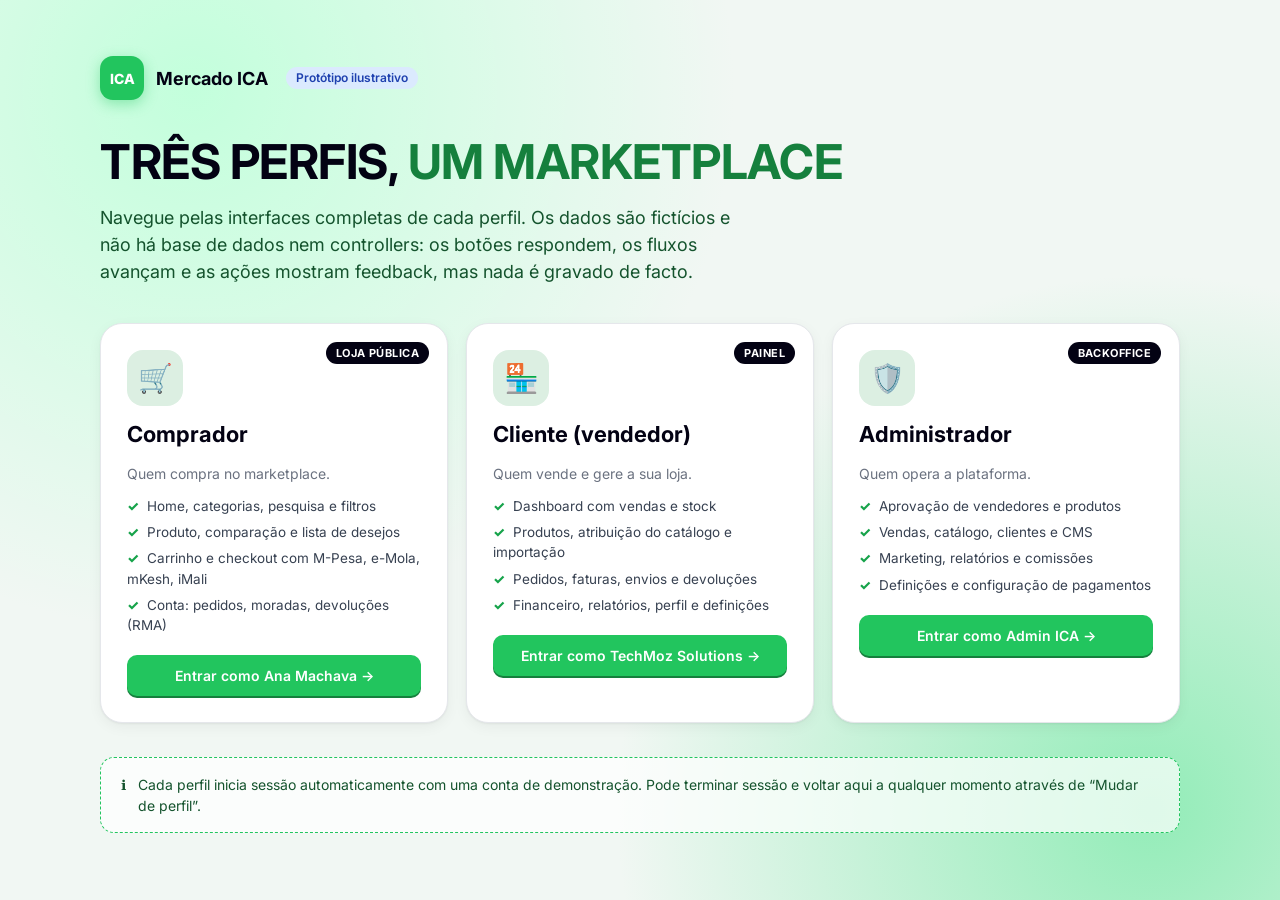
<file: index.html>
<!doctype html>
<html lang="pt">
<head>
<meta charset="utf-8">
<meta name="viewport" content="width=device-width, initial-scale=1">
<title>Mercado ICA — Protótipo de interface</title>
<link rel="preconnect" href="https://fonts.googleapis.com">
<link href="https://fonts.googleapis.com/css2?family=Inter:wght@400;500;600;700;800&display=swap" rel="stylesheet">
<link href="https://fonts.cdnfonts.com/css/lemonmilk" rel="stylesheet">
<link rel="stylesheet" href="assets/css/base.css">
<style>
  body { background: radial-gradient(circle at 15% 10%, #c3ffdc 0, transparent 40%), radial-gradient(circle at 90% 90%, #93ecb8 0, transparent 38%), #f1f7f3; min-height: 100vh; }
  .wrap { width: min(1080px, 100% - 32px); margin: 0 auto; padding: 56px 0; }
  .brandline { display: flex; align-items: center; gap: 12px; margin-bottom: 36px; }
  .logo { display: grid; place-items: center; width: 44px; height: 44px; border-radius: 13px; background: var(--g500); color: #fff; font-family: var(--display); font-weight: 800; box-shadow: 0 4px 14px rgba(34,197,94,.4); }
  h1 { font-family: var(--display); text-transform: uppercase; font-size: clamp(28px, 5vw, 48px); line-height: 1.08; letter-spacing: -.01em; max-width: 780px; }
  h1 span { color: var(--g700); }
  .lead { font-size: 18px; color: #14532d; max-width: 640px; margin: 16px 0 38px; }
  .roles { display: grid; grid-template-columns: repeat(3, 1fr); gap: 18px; }
  .role { position: relative; display: grid; gap: 12px; align-content: start; padding: 26px; background: #fff; border: 1px solid var(--line); border-radius: 22px; box-shadow: var(--sh); transition: .25s; overflow: hidden; }
  .role:hover { transform: translateY(-6px); box-shadow: var(--sh-lg); border-color: var(--g500); }
  .role .ico { display: grid; place-items: center; width: 56px; height: 56px; border-radius: 16px; font-size: 28px; background: var(--g100); }
  .role h2 { font-size: 22px; } .role p { color: var(--mut); }
  .role ul { margin: 0; padding: 0; list-style: none; display: grid; gap: 6px; font-size: 13.5px; color: var(--ink2); }
  .role li::before { content: '✓'; color: var(--g600); font-weight: 800; margin-right: 8px; }
  .role .go { margin-top: 8px; }
  .role .tag { position: absolute; top: 18px; right: 18px; font-size: 11px; font-weight: 700; padding: 3px 10px; border-radius: 99px; background: var(--ink); color: #fff; text-transform: uppercase; letter-spacing: .04em; }
  .note { margin-top: 34px; padding: 16px 20px; border: 1px dashed var(--g500); border-radius: 14px; background: rgba(255,255,255,.7); color: #14532d; display: flex; gap: 12px; align-items: flex-start; }
  @media (max-width: 860px) { .roles { grid-template-columns: 1fr; } }
</style>
</head>
<body>
<main class="wrap">
  <div class="brandline"><span class="logo">ICA</span><b style="font-size:18px">Mercado ICA</b><span class="badge badge-info" style="margin-left:6px">Protótipo ilustrativo</span></div>
  <h1>Três perfis, <span>um marketplace</span></h1>
  <p class="lead">Navegue pelas interfaces completas de cada perfil. Os dados são fictícios e não há base de dados nem controllers: os botões respondem, os fluxos avançam e as ações mostram feedback, mas nada é gravado de facto.</p>
  <div class="roles">
    <a class="role" href="comprador/index.html" data-role="buyer"><span class="tag">Loja pública</span><span class="ico">🛒</span><h2>Comprador</h2><p>Quem compra no marketplace.</p>
      <ul><li>Home, categorias, pesquisa e filtros</li><li>Produto, comparação e lista de desejos</li><li>Carrinho e checkout com M-Pesa, e-Mola, mKesh, iMali</li><li>Conta: pedidos, moradas, devoluções (RMA)</li></ul><span class="btn btn-primary go">Entrar como Ana Machava →</span></a>
    <a class="role" href="cliente/index.html" data-role="seller"><span class="tag">Painel</span><span class="ico">🏪</span><h2>Cliente (vendedor)</h2><p>Quem vende e gere a sua loja.</p>
      <ul><li>Dashboard com vendas e stock</li><li>Produtos, atribuição do catálogo e importação</li><li>Pedidos, faturas, envios e devoluções</li><li>Financeiro, relatórios, perfil e definições</li></ul><span class="btn btn-primary go">Entrar como TechMoz Solutions →</span></a>
    <a class="role" href="admin/index.html" data-role="admin"><span class="tag">Backoffice</span><span class="ico">🛡️</span><h2>Administrador</h2><p>Quem opera a plataforma.</p>
      <ul><li>Aprovação de vendedores e produtos</li><li>Vendas, catálogo, clientes e CMS</li><li>Marketing, relatórios e comissões</li><li>Definições e configuração de pagamentos</li></ul><span class="btn btn-primary go">Entrar como Admin ICA →</span></a>
  </div>
  <div class="note"><span>ℹ️</span><span>Cada perfil inicia sessão automaticamente com uma conta de demonstração. Pode terminar sessão e voltar aqui a qualquer momento através de “Mudar de perfil”.</span></div>
</main>
<script>
  // sessão de demonstração por perfil (guardada só no separador do browser)
  document.querySelectorAll('.role').forEach(function (a) {
    a.addEventListener('click', function () {
      try {
        var r = a.dataset.role;
        if (r === 'buyer') sessionStorage.setItem('ica.buyer', JSON.stringify({ name: 'Ana Machava', email: 'ana.machava@exemplo.co.mz', phone: '+258 84 000 1111' }));
        if (r === 'seller') sessionStorage.setItem('ica.seller', JSON.stringify({ id: 3 }));
        if (r === 'admin') sessionStorage.setItem('ica.admin', '1');
      } catch (e) { /* sem sessionStorage: o login manual continua disponível */ }
    });
  });
</script>
</body>
</html>
</file>
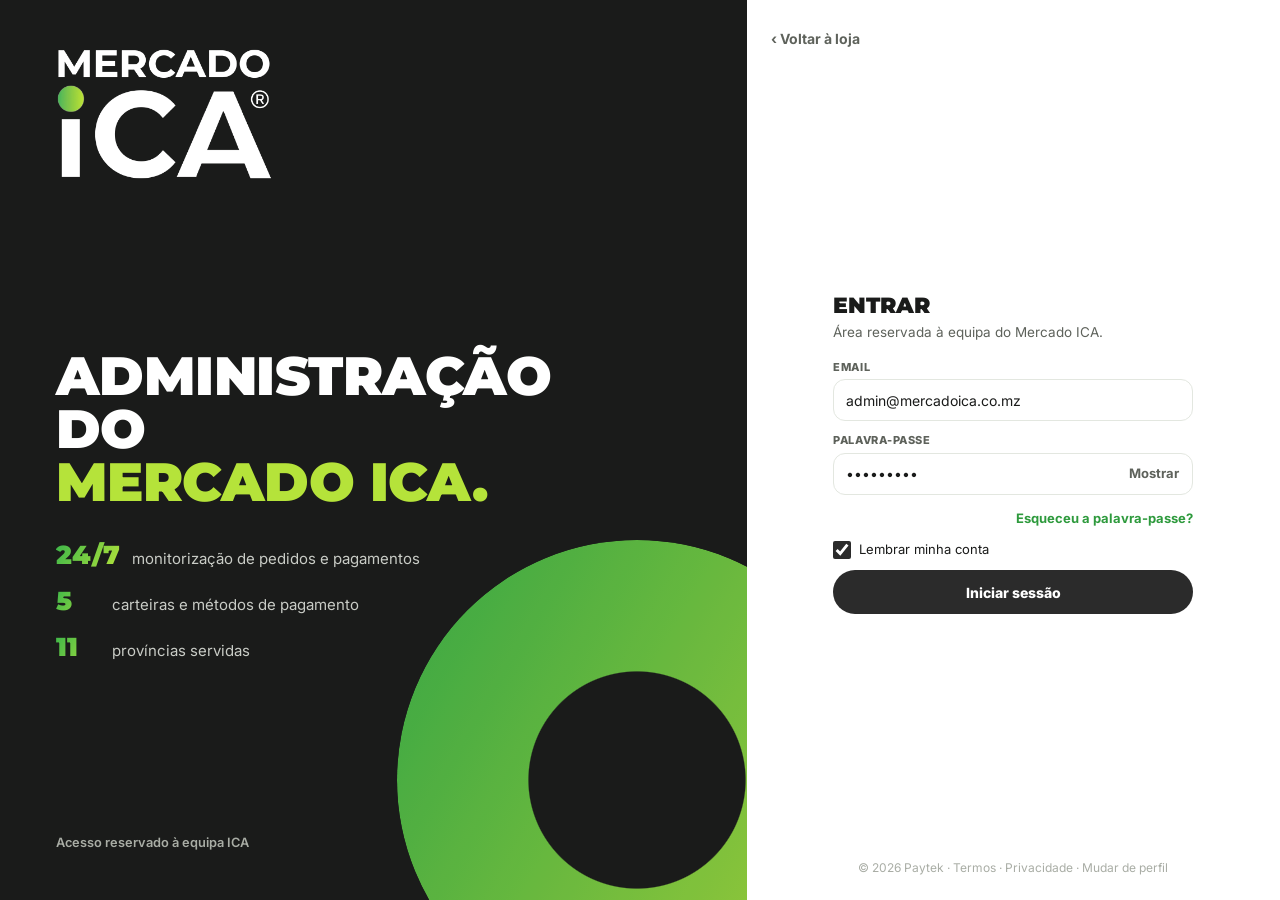
<file: admin/index.html>
<!doctype html>
<html lang="pt" dir="ltr">
<head>
<meta charset="utf-8">
<meta name="viewport" content="width=device-width, initial-scale=1">
<title>Mercado ICA — Administração</title>
<link rel="icon" type="image/png" href="../assets/real/brand/logo-imali-small.png">
<link rel="preconnect" href="https://fonts.googleapis.com">
<link rel="stylesheet" href="https://fonts.googleapis.com/css2?family=Poppins:wght@400;500;600;700;800&family=DM+Serif+Display&family=Inter:wght@400;500;600;700;800&family=Montserrat:wght@600;700;800;900&display=swap">
<link rel="stylesheet" href="../assets/real/admin/app-DxbqLJkj.css">
<link rel="stylesheet" href="../assets/real/admin/app-C2Wq9G4i.css">
<link rel="stylesheet" href="../assets/css/proto.css">
<link rel="stylesheet" href="../assets/css/panel-compat.css">
<link rel="stylesheet" href="../assets/css/ica-d.css">
<link rel="stylesheet" href="../assets/css/panel-d.css">
</head>
<body class="d-theme d-panel">
<div id="app"><div id="view"></div></div>
<script src="../assets/js/data.js"></script>
<script src="../assets/js/images.js"></script>
<script src="../assets/js/core.js"></script>
<script src="../assets/js/ui.js"></script>
<script src="../assets/js/panel-d.js"></script>
<script src="../assets/js/admin.js"></script>
<script src="../assets/js/admin2.js"></script>
<script src="../assets/js/admin-app.js"></script>
</body>
</html>
</file>
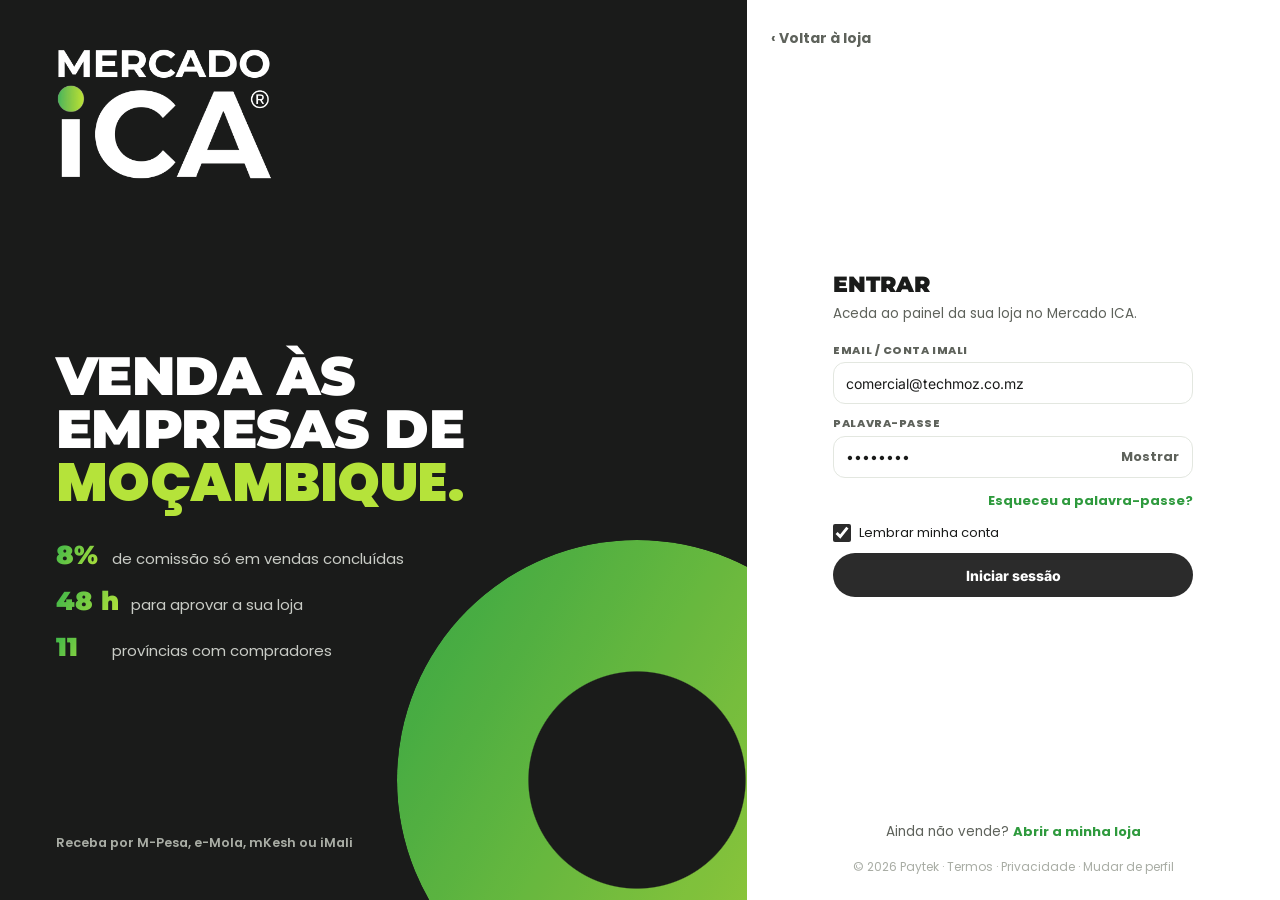
<file: cliente/index.html>
<!doctype html>
<html lang="pt" dir="ltr">
<head>
<meta charset="utf-8">
<meta name="viewport" content="width=device-width, initial-scale=1">
<title>Mercado ICA — Painel do Fornecedor</title>
<link rel="icon" type="image/png" href="../assets/real/brand/logo-imali-small.png">
<link rel="preconnect" href="https://fonts.googleapis.com">
<link rel="stylesheet" href="https://fonts.googleapis.com/css2?family=Poppins:wght@400;500;600;700;800&family=DM+Serif+Display&family=Inter:wght@400;500;600;700;800&family=Montserrat:wght@600;700;800;900&display=swap">
<link rel="stylesheet" href="../assets/real/shop/app-CVWqGsTj.css">
<link rel="stylesheet" href="../assets/real/seller/shop-BN4lupIO.css">
<link rel="stylesheet" href="../assets/real/seller/app-C2Wq9G4i.css">
<link rel="stylesheet" href="../assets/css/proto.css">
<link rel="stylesheet" href="../assets/css/panel-compat.css">
<link rel="stylesheet" href="../assets/css/ica-d.css">
<link rel="stylesheet" href="../assets/css/panel-d.css">
</head>
<body class="d-theme d-panel">
<div id="app"><div id="view"></div></div>
<script src="../assets/js/data.js"></script>
<script src="../assets/js/images.js"></script>
<script src="../assets/js/core.js"></script>
<script src="../assets/js/ui.js"></script>
<script src="../assets/js/panel-d.js"></script>
<script src="../assets/js/seller.js"></script>
<script src="../assets/js/seller2.js"></script>
<script src="../assets/js/seller-app.js"></script>
</body>
</html>
</file>
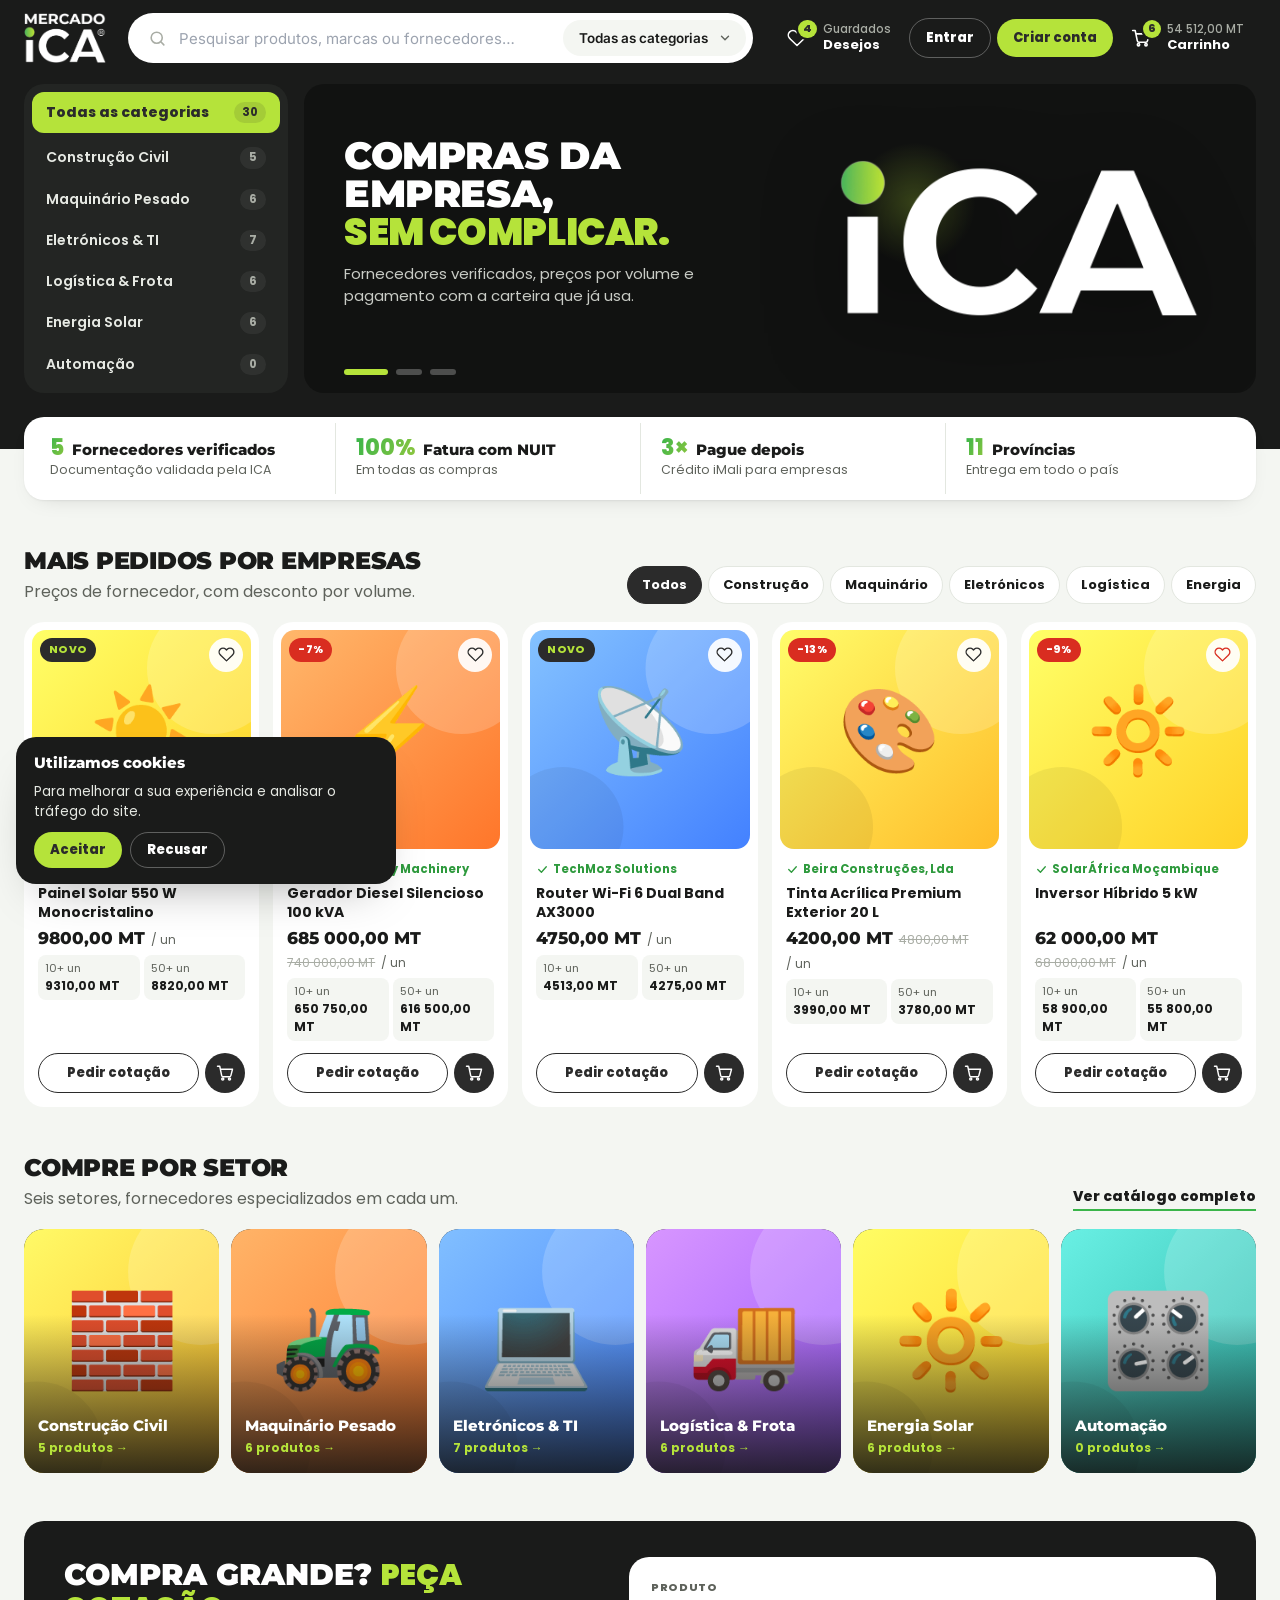
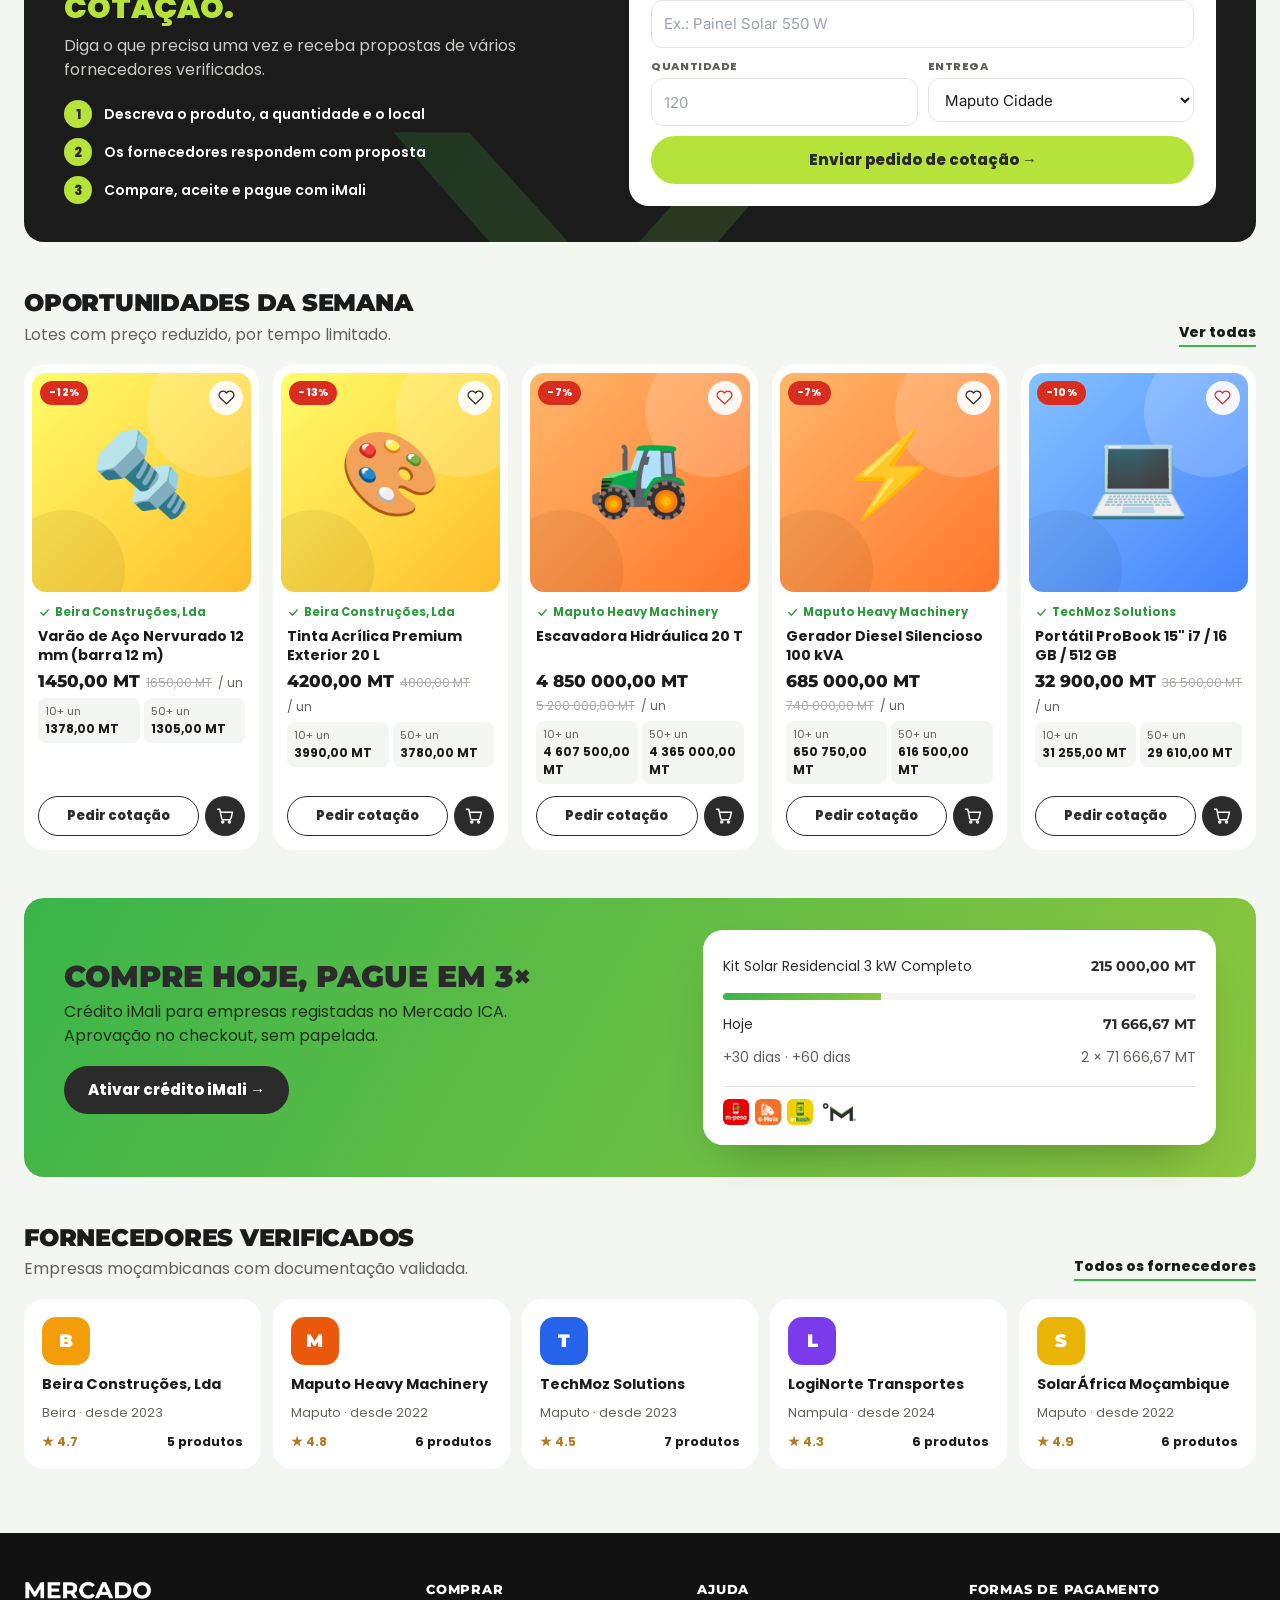
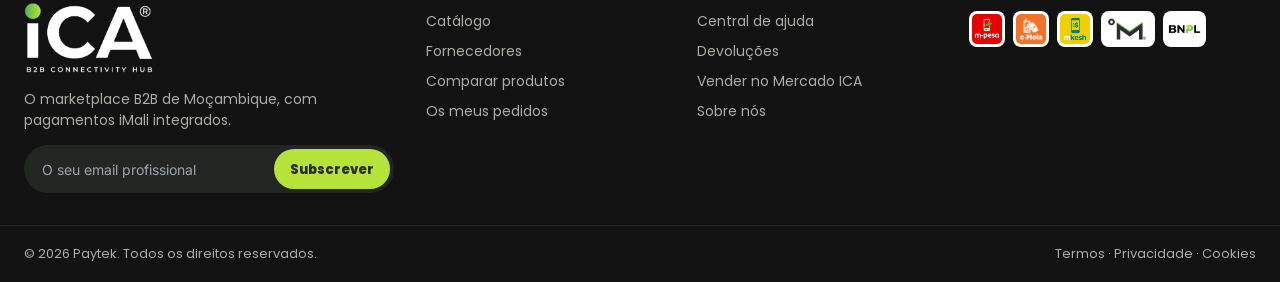
<file: comprador/index.html>
<!doctype html>
<html lang="pt" dir="ltr">
<head>
<meta charset="utf-8">
<meta name="viewport" content="width=device-width, initial-scale=1">
<title>Mercado ICA — Loja (Comprador)</title>
<link rel="icon" type="image/png" href="../assets/real/brand/logo-imali-small.png">
<link rel="preconnect" href="https://fonts.googleapis.com">
<link rel="stylesheet" href="https://fonts.googleapis.com/css2?family=Poppins:wght@400;500;600;700;800&family=DM+Serif+Display&family=Inter:wght@400;500;600;700;800&family=Montserrat:wght@600;700;800;900&display=swap">
<link href="https://fonts.cdnfonts.com/css/lemonmilk" rel="stylesheet">
<link rel="stylesheet" href="../assets/real/shop/app-CVWqGsTj.css">
<link rel="stylesheet" href="../assets/real/shop/app-DsP8OK1c.css">
<link rel="stylesheet" href="../assets/real/checkout-mercado-ica.css">
<link rel="stylesheet" href="../assets/css/shop-home.css">
<link rel="stylesheet" href="../assets/css/shop-scope.css">
<link rel="stylesheet" href="../assets/css/shop-footer.css">
<link rel="stylesheet" href="../assets/css/proto.css">
<link rel="stylesheet" href="../assets/css/ica-d.css">
</head>
<body class="d-theme">
<div id="app"></div>
<noscript>Este protótipo precisa de JavaScript.</noscript>
<script src="../assets/js/data.js"></script>
<script src="../assets/js/images.js"></script>
<script src="../assets/js/core.js"></script>
<script src="../assets/js/ui.js"></script>
<script src="../assets/js/shop.js"></script>
<script src="../assets/js/shop-flow.js"></script>
<script src="../assets/js/shop-app.js"></script>
</body>
</html>
</file>
<file: assets/css/base.css>
/* Mercado ICA — base partilhada (tokens, componentes comuns) */
:root {
  --g50: #f1f7f3; --g100: #dcefe2; --g200: #b9dfc6; --g300: #93ecb8; --g400: #88be45; --g500: #22c55e; --g600: #16a34a; --g700: #15803d; --g800: #166534;
  --ink: #030213; --ink2: #374151; --mut: #6b7280; --line: #e5e7eb; --bg: #f5f7f8; --card: #fff; --char: #2d2d2d;
  --warn: #f59e0b; --bad: #dc2626; --info: #2563eb;
  --r: 12px; --r-sm: 8px; --sh: 0 1px 2px rgba(3,2,19,.05), 0 4px 14px rgba(3,2,19,.05); --sh-lg: 0 18px 40px rgba(3,2,19,.16);
  --font: 'Inter', system-ui, -apple-system, 'Segoe UI', sans-serif; --display: 'Lemon Milk', 'Inter', system-ui, sans-serif;
}
*, *::before, *::after { box-sizing: border-box; }
html { scroll-behavior: smooth; }
body { margin: 0; font-family: var(--font); color: var(--ink); background: var(--bg); font-size: 14px; line-height: 1.5; -webkit-font-smoothing: antialiased; }
img { max-width: 100%; display: block; }
a { color: inherit; text-decoration: none; }
h1, h2, h3, h4, p { margin: 0; }
button { font: inherit; color: inherit; cursor: pointer; }
:focus-visible { outline: 2px solid var(--g500); outline-offset: 2px; }
body.modal-open { overflow: hidden; }
.ic { width: 18px; height: 18px; flex: none; }
.sr { position: absolute; width: 1px; height: 1px; overflow: hidden; clip: rect(0 0 0 0); }
.mut { color: var(--mut); } .right { text-align: right; } .nowrap { white-space: nowrap; } .center { text-align: center; }

/* Botões */
.btn { display: inline-flex; align-items: center; justify-content: center; gap: 8px; border: 1px solid transparent; border-radius: 10px; padding: 9px 16px; font-weight: 600; font-size: 14px; transition: background .15s, transform .1s, box-shadow .15s, border-color .15s; white-space: nowrap; }
.btn:active { transform: translateY(1px); }
.btn:disabled { opacity: .45; cursor: not-allowed; }
.btn-primary { background: var(--g500); color: #fff; box-shadow: 0 2px 0 var(--g700); }
.btn-primary:hover:not(:disabled) { background: var(--g600); }
.btn-dark { background: var(--ink); color: #fff; } .btn-dark:hover { background: #1f1d3a; }
.btn-ghost { background: #fff; border-color: var(--line); color: var(--ink2); } .btn-ghost:hover:not(:disabled) { border-color: var(--g500); color: var(--g700); background: var(--g50); }
.btn-danger { background: var(--bad); color: #fff; } .btn-danger:hover { background: #b91c1c; }
.btn-outline-danger { background: #fff; border-color: #fecaca; color: var(--bad); } .btn-outline-danger:hover { background: #fef2f2; }
.btn-sm { padding: 5px 10px; font-size: 13px; border-radius: 8px; } .btn-lg { padding: 13px 24px; font-size: 15px; border-radius: 12px; } .btn-block { width: 100%; }
.icon-btn { position: relative; display: inline-grid; place-items: center; width: 34px; height: 34px; border: 0; background: transparent; border-radius: 9px; color: var(--ink2); transition: background .15s, color .15s; }
.icon-btn:hover { background: var(--g50); color: var(--g700); } .icon-btn.danger:hover { background: #fef2f2; color: var(--bad); }
.dot { position: absolute; top: 7px; right: 8px; width: 8px; height: 8px; background: var(--bad); border-radius: 50%; border: 2px solid #fff; }

/* Formulários */
.input { width: 100%; border: 1px solid #d1d5db; border-radius: 10px; padding: 9px 12px; background: #fff; font: inherit; color: var(--ink); transition: border-color .15s, box-shadow .15s; }
.input:focus { outline: 0; border-color: var(--g500); box-shadow: 0 0 0 3px rgba(34,197,94,.18); }
.input-sm { width: auto; padding: 6px 10px; font-size: 13px; }
textarea.input { resize: vertical; }
.form-grid { display: grid; grid-template-columns: repeat(2, minmax(0, 1fr)); gap: 16px; }
.field { display: grid; gap: 6px; align-content: start; } .field.span-2 { grid-column: 1 / -1; }
.field label { font-weight: 600; font-size: 13px; color: var(--ink2); } .field em { color: var(--bad); font-style: normal; }
.hint { color: var(--mut); font-size: 12px; }
.switch { position: relative; display: inline-block; width: 42px; height: 24px; }
.switch input { opacity: 0; width: 0; height: 0; position: absolute; }
.switch span { position: absolute; inset: 0; background: #d1d5db; border-radius: 99px; transition: .2s; cursor: pointer; }
.switch span::after { content: ''; position: absolute; left: 3px; top: 3px; width: 18px; height: 18px; background: #fff; border-radius: 50%; transition: .2s; box-shadow: 0 1px 3px rgba(0,0,0,.25); }
.switch input:checked + span { background: var(--g500); } .switch input:checked + span::after { transform: translateX(18px); }
.switch input:focus-visible + span { outline: 2px solid var(--g500); outline-offset: 2px; }
.dropzone { display: grid; place-items: center; gap: 4px; border: 2px dashed #cbd5e1; border-radius: 12px; padding: 26px 14px; text-align: center; cursor: pointer; color: var(--mut); transition: .15s; }
.dropzone:hover { border-color: var(--g500); background: var(--g50); color: var(--g700); } .dropzone .ic { width: 26px; height: 26px; }
.check { display: flex; gap: 8px; align-items: center; cursor: pointer; } .check input { accent-color: var(--g600); width: 16px; height: 16px; }

/* Cartões, badges, estrelas */
.card { background: var(--card); border: 1px solid var(--line); border-radius: var(--r); box-shadow: var(--sh); }
.card-h { display: flex; align-items: center; justify-content: space-between; gap: 12px; padding: 14px 18px; border-bottom: 1px solid var(--line); } .card-h h3 { font-size: 15px; font-weight: 700; }
.card-b { padding: 18px; }
.badge { display: inline-flex; align-items: center; padding: 2px 10px; border-radius: 99px; font-size: 12px; font-weight: 600; white-space: nowrap; }
.badge-ok { background: #dcfce7; color: #166534; } .badge-warn { background: #fef3c7; color: #92400e; } .badge-bad { background: #fee2e2; color: #991b1b; } .badge-info { background: #dbeafe; color: #1e40af; } .badge-mute { background: #f3f4f6; color: #4b5563; }
.stars { display: inline-flex; gap: 1px; color: #d1d5db; } .stars .ic { width: 14px; height: 14px; fill: currentColor; stroke: none; } .stars .on { color: #f59e0b; } .stars.lg .ic { width: 20px; height: 20px; }

/* Tabelas */
.table-card { overflow: hidden; }
.tb-toolbar { display: flex; flex-wrap: wrap; gap: 10px; align-items: center; padding: 14px 18px; border-bottom: 1px solid var(--line); }
.tb-tools { margin-left: auto; display: flex; gap: 8px; }
.search-box { display: flex; align-items: center; gap: 8px; border: 1px solid #d1d5db; border-radius: 10px; padding: 0 12px; background: #fff; min-width: 220px; color: var(--mut); }
.search-box:focus-within { border-color: var(--g500); box-shadow: 0 0 0 3px rgba(34,197,94,.18); }
.search-box input { border: 0; outline: 0; padding: 8px 0; font: inherit; width: 100%; background: transparent; color: var(--ink); }
.table-scroll { overflow-x: auto; }
.tbl { width: 100%; border-collapse: collapse; }
.tbl th { text-align: left; font-size: 12px; text-transform: uppercase; letter-spacing: .04em; color: var(--mut); background: #fafbfc; padding: 10px 16px; white-space: nowrap; font-weight: 600; }
.tbl td { padding: 12px 16px; border-top: 1px solid var(--line); vertical-align: middle; }
.tbl tbody tr:hover { background: #fafdfb; } .tbl tr.row-link { cursor: pointer; }
.th-sort { background: none; border: 0; padding: 0; font: inherit; text-transform: inherit; letter-spacing: inherit; color: inherit; font-weight: inherit; } .th-sort:hover { color: var(--ink); } .th-sort i { font-style: normal; font-size: 9px; margin-left: 5px; color: var(--g600); }
.act-col { text-align: right; white-space: nowrap; width: 1%; }
.empty-row { text-align: center; color: var(--mut); padding: 36px !important; }
.tb-foot { display: flex; justify-content: space-between; align-items: center; padding: 12px 18px; border-top: 1px solid var(--line); color: var(--mut); font-size: 13px; } .pager { display: flex; align-items: center; gap: 10px; }
.cell-prod { display: flex; align-items: center; gap: 12px; min-width: 220px; } .cell-prod img { width: 44px; height: 44px; border-radius: 10px; object-fit: cover; flex: none; } .cell-prod b { display: block; font-weight: 600; } .cell-prod small { color: var(--mut); }
.avatar { display: inline-grid; place-items: center; width: 34px; height: 34px; border-radius: 50%; background: var(--g100); color: var(--g800); font-weight: 700; flex: none; }

/* Abas */
.tabs { display: flex; gap: 4px; border-bottom: 1px solid var(--line); margin-bottom: 18px; overflow-x: auto; }
.tabs button { background: none; border: 0; padding: 10px 16px; font-weight: 600; color: var(--mut); border-bottom: 2px solid transparent; margin-bottom: -1px; white-space: nowrap; } .tabs button:hover { color: var(--ink); } .tabs button.active { color: var(--g700); border-color: var(--g500); }
.pane { display: none; } .pane.active { display: block; animation: fade .2s; }
@keyframes fade { from { opacity: 0; transform: translateY(4px); } to { opacity: 1; transform: none; } }

/* Modal e toast */
.modal-overlay { position: fixed; inset: 0; background: rgba(3,2,19,.5); display: grid; place-items: center; z-index: 200; padding: 16px; animation: fade .15s; backdrop-filter: blur(2px); }
.modal { background: #fff; border-radius: 16px; width: min(560px, 100%); max-height: 90vh; display: flex; flex-direction: column; box-shadow: var(--sh-lg); } .modal.lg { width: min(820px, 100%); } .modal.sm { width: min(420px, 100%); }
.modal header { display: flex; justify-content: space-between; align-items: center; padding: 16px 20px; border-bottom: 1px solid var(--line); } .modal header h3 { font-size: 17px; }
.modal-body { padding: 20px; overflow: auto; } .modal footer { display: flex; justify-content: flex-end; gap: 10px; padding: 14px 20px; border-top: 1px solid var(--line); background: #fafbfc; border-radius: 0 0 16px 16px; }
.confirm-msg { color: var(--ink2); font-size: 15px; }
#toasts { position: fixed; right: 18px; bottom: 18px; display: grid; gap: 10px; z-index: 300; }
.toast { display: flex; align-items: center; gap: 10px; padding: 12px 16px; background: var(--ink); color: #fff; border-radius: 12px; box-shadow: var(--sh-lg); animation: slide .25s; max-width: 360px; }
.toast .ic { padding: 3px; border-radius: 50%; width: 22px; height: 22px; background: var(--g500); } .toast-error .ic { background: var(--bad); } .toast-info .ic { background: var(--info); } .toast.out { opacity: 0; transform: translateX(20px); transition: .3s; }
@keyframes slide { from { opacity: 0; transform: translateY(12px); } to { opacity: 1; transform: none; } }

/* Dropdowns */
.dropdown { position: relative; }
.dd-menu { display: none; position: absolute; top: calc(100% + 8px); left: 0; min-width: 260px; background: #fff; border: 1px solid var(--line); border-radius: 12px; box-shadow: var(--sh-lg); z-index: 60; overflow: hidden; }
.dd-menu.right { left: auto; right: 0; } .dropdown.open .dd-menu { display: block; animation: fade .15s; }
.dd-menu h4 { padding: 12px 16px; font-size: 13px; border-bottom: 1px solid var(--line); }
.dd-menu a { display: flex; align-items: center; gap: 10px; padding: 10px 16px; } .dd-menu a:hover { background: var(--g50); }
.dd-menu a b { font-weight: 500; display: block; } .dd-menu a small { color: var(--mut); display: block; }
.dd-menu a:has(small) { display: block; }

/* Gráficos */
.chart { width: 100%; height: auto; display: block; } .chart .gl { stroke: #eef0f2; } .chart .gt { font-size: 11px; fill: #9ca3af; }
.legend { display: flex; gap: 16px; justify-content: center; margin-top: 6px; color: var(--mut); font-size: 12px; } .legend i { display: inline-block; width: 10px; height: 10px; border-radius: 3px; margin-right: 6px; }
.donut { display: flex; align-items: center; gap: 22px; flex-wrap: wrap; } .donut svg { width: 140px; flex: none; } .donut .dn { font-size: 26px; font-weight: 800; fill: var(--ink); }
.donut ul { list-style: none; padding: 0; margin: 0; display: grid; gap: 8px; flex: 1; min-width: 150px; } .donut li { display: flex; align-items: center; gap: 8px; } .donut li b { margin-left: auto; } .donut li i { width: 10px; height: 10px; border-radius: 3px; }
.progress { height: 8px; background: #eef0f2; border-radius: 99px; overflow: hidden; } .progress div { height: 100%; background: linear-gradient(90deg, var(--g500), var(--g400)); border-radius: 99px; }

.kv { margin: 0; display: grid; gap: 10px; } .kv > div { display: flex; justify-content: space-between; gap: 16px; } .kv dt { color: var(--mut); } .kv dd { margin: 0; font-weight: 600; text-align: right; }
.crumbs { display: flex; gap: 6px; align-items: center; color: var(--mut); font-size: 13px; margin-bottom: 6px; flex-wrap: wrap; } .crumbs a:hover { color: var(--g700); } .crumbs span::before { content: '/'; margin-right: 6px; }
.timeline { list-style: none; margin: 0; padding: 0 0 0 18px; border-left: 2px solid var(--g200); display: grid; gap: 16px; } .timeline li { position: relative; } .timeline li::before { content: ''; position: absolute; left: -25px; top: 4px; width: 12px; height: 12px; background: var(--g500); border-radius: 50%; border: 2px solid #fff; box-shadow: 0 0 0 2px var(--g200); } .timeline li.todo::before { background: #d1d5db; box-shadow: 0 0 0 2px #e5e7eb; } .timeline small { color: var(--mut); display: block; }

@media (max-width: 720px) { .form-grid { grid-template-columns: 1fr; } .tb-tools { margin-left: 0; width: 100%; } .search-box { min-width: 0; flex: 1; } }
@media (prefers-reduced-motion: reduce) { * { animation: none !important; transition: none !important; scroll-behavior: auto !important; } }
</file>
<file: assets/real/admin/app-DxbqLJkj.css>
*,:before,:after{--tw-border-spacing-x: 0;--tw-border-spacing-y: 0;--tw-translate-x: 0;--tw-translate-y: 0;--tw-rotate: 0;--tw-skew-x: 0;--tw-skew-y: 0;--tw-scale-x: 1;--tw-scale-y: 1;--tw-pan-x: ;--tw-pan-y: ;--tw-pinch-zoom: ;--tw-scroll-snap-strictness: proximity;--tw-gradient-from-position: ;--tw-gradient-via-position: ;--tw-gradient-to-position: ;--tw-ordinal: ;--tw-slashed-zero: ;--tw-numeric-figure: ;--tw-numeric-spacing: ;--tw-numeric-fraction: ;--tw-ring-inset: ;--tw-ring-offset-width: 0px;--tw-ring-offset-color: #fff;--tw-ring-color: rgb(59 130 246 / .5);--tw-ring-offset-shadow: 0 0 #0000;--tw-ring-shadow: 0 0 #0000;--tw-shadow: 0 0 #0000;--tw-shadow-colored: 0 0 #0000;--tw-blur: ;--tw-brightness: ;--tw-contrast: ;--tw-grayscale: ;--tw-hue-rotate: ;--tw-invert: ;--tw-saturate: ;--tw-sepia: ;--tw-drop-shadow: ;--tw-backdrop-blur: ;--tw-backdrop-brightness: ;--tw-backdrop-contrast: ;--tw-backdrop-grayscale: ;--tw-backdrop-hue-rotate: ;--tw-backdrop-invert: ;--tw-backdrop-opacity: ;--tw-backdrop-saturate: ;--tw-backdrop-sepia: ;--tw-contain-size: ;--tw-contain-layout: ;--tw-contain-paint: ;--tw-contain-style: }::backdrop{--tw-border-spacing-x: 0;--tw-border-spacing-y: 0;--tw-translate-x: 0;--tw-translate-y: 0;--tw-rotate: 0;--tw-skew-x: 0;--tw-skew-y: 0;--tw-scale-x: 1;--tw-scale-y: 1;--tw-pan-x: ;--tw-pan-y: ;--tw-pinch-zoom: ;--tw-scroll-snap-strictness: proximity;--tw-gradient-from-position: ;--tw-gradient-via-position: ;--tw-gradient-to-position: ;--tw-ordinal: ;--tw-slashed-zero: ;--tw-numeric-figure: ;--tw-numeric-spacing: ;--tw-numeric-fraction: ;--tw-ring-inset: ;--tw-ring-offset-width: 0px;--tw-ring-offset-color: #fff;--tw-ring-color: rgb(59 130 246 / .5);--tw-ring-offset-shadow: 0 0 #0000;--tw-ring-shadow: 0 0 #0000;--tw-shadow: 0 0 #0000;--tw-shadow-colored: 0 0 #0000;--tw-blur: ;--tw-brightness: ;--tw-contrast: ;--tw-grayscale: ;--tw-hue-rotate: ;--tw-invert: ;--tw-saturate: ;--tw-sepia: ;--tw-drop-shadow: ;--tw-backdrop-blur: ;--tw-backdrop-brightness: ;--tw-backdrop-contrast: ;--tw-backdrop-grayscale: ;--tw-backdrop-hue-rotate: ;--tw-backdrop-invert: ;--tw-backdrop-opacity: ;--tw-backdrop-saturate: ;--tw-backdrop-sepia: ;--tw-contain-size: ;--tw-contain-layout: ;--tw-contain-paint: ;--tw-contain-style: }*,:before,:after{box-sizing:border-box;border-width:0;border-style:solid;border-color:#e5e7eb}:before,:after{--tw-content: ""}html,:host{line-height:1.5;-webkit-text-size-adjust:100%;-moz-tab-size:4;-o-tab-size:4;tab-size:4;font-family:ui-sans-serif,system-ui,sans-serif,"Apple Color Emoji","Segoe UI Emoji",Segoe UI Symbol,"Noto Color Emoji";font-feature-settings:normal;font-variation-settings:normal;-webkit-tap-highlight-color:transparent}body{margin:0;line-height:inherit}hr{height:0;color:inherit;border-top-width:1px}abbr:where([title]){-webkit-text-decoration:underline dotted;text-decoration:underline dotted}h1,h2,h3,h4,h5,h6{font-size:inherit;font-weight:inherit}a{color:inherit;text-decoration:inherit}b,strong{font-weight:bolder}code,kbd,samp,pre{font-family:ui-monospace,SFMono-Regular,Menlo,Monaco,Consolas,Liberation Mono,Courier New,monospace;font-feature-settings:normal;font-variation-settings:normal;font-size:1em}small{font-size:80%}sub,sup{font-size:75%;line-height:0;position:relative;vertical-align:baseline}sub{bottom:-.25em}sup{top:-.5em}table{text-indent:0;border-color:inherit;border-collapse:collapse}button,input,optgroup,select,textarea{font-family:inherit;font-feature-settings:inherit;font-variation-settings:inherit;font-size:100%;font-weight:inherit;line-height:inherit;letter-spacing:inherit;color:inherit;margin:0;padding:0}button,select{text-transform:none}button,input:where([type=button]),input:where([type=reset]),input:where([type=submit]){-webkit-appearance:button;background-color:transparent;background-image:none}:-moz-focusring{outline:auto}:-moz-ui-invalid{box-shadow:none}progress{vertical-align:baseline}::-webkit-inner-spin-button,::-webkit-outer-spin-button{height:auto}[type=search]{-webkit-appearance:textfield;outline-offset:-2px}::-webkit-search-decoration{-webkit-appearance:none}::-webkit-file-upload-button{-webkit-appearance:button;font:inherit}summary{display:list-item}blockquote,dl,dd,h1,h2,h3,h4,h5,h6,hr,figure,p,pre{margin:0}fieldset{margin:0;padding:0}legend{padding:0}ol,ul,menu{list-style:none;margin:0;padding:0}dialog{padding:0}textarea{resize:vertical}input::-moz-placeholder,textarea::-moz-placeholder{opacity:1;color:#9ca3af}input::placeholder,textarea::placeholder{opacity:1;color:#9ca3af}button,[role=button]{cursor:pointer}:disabled{cursor:default}img,svg,video,canvas,audio,iframe,embed,object{display:block;vertical-align:middle}img,video{max-width:100%;height:auto}[hidden]:where(:not([hidden=until-found])){display:none}.container{width:100%;margin-right:auto;margin-left:auto;padding-right:16px;padding-left:16px}@media (min-width: 1920px){.container{max-width:1920px}}::-moz-selection{background-color:#0044f233}::selection{background-color:#0044f233}body{--tw-bg-opacity: 1;background-color:rgb(249 250 251 / var(--tw-bg-opacity, 1))}button:disabled{cursor:not-allowed;opacity:.5}button:disabled:hover{cursor:not-allowed;opacity:.5}.draggable-ghost{opacity:.5;background:#e0e7ff}[class^=icon-],[class*=" icon-"]{font-family:bagisto-admin!important;speak:never;font-style:normal;font-weight:400;font-variant:normal;text-transform:none;color:#6b7280;-webkit-font-smoothing:antialiased;-moz-osx-font-smoothing:grayscale;line-height:1!important}html.dark [class^=icon-],html.dark [class*=" icon-"]{color:#d1d5db}.box-shadow{border-width:1px;--tw-shadow: 0px 0px 0px 0px rgba(0,0,0,.03),0px 1px 1px 0px rgba(0,0,0,.03),0px 3px 3px 0px rgba(0,0,0,.03),0px 6px 4px 0px rgba(0,0,0,.02),0px 11px 4px 0px rgba(0,0,0,0),0px 17px 5px 0px rgba(0,0,0,0);--tw-shadow-colored: 0px 0px 0px 0px var(--tw-shadow-color), 0px 1px 1px 0px var(--tw-shadow-color), 0px 3px 3px 0px var(--tw-shadow-color), 0px 6px 4px 0px var(--tw-shadow-color), 0px 11px 4px 0px var(--tw-shadow-color), 0px 17px 5px 0px var(--tw-shadow-color);box-shadow:var(--tw-ring-offset-shadow, 0 0 #0000),var(--tw-ring-shadow, 0 0 #0000),var(--tw-shadow)}.box-shadow:is(.dark *){--tw-border-opacity: 1;border-color:rgb(31 41 55 / var(--tw-border-opacity, 1))}.icon-phone:before{content:""}.icon-list:before{content:""}.icon-admin-export:before{content:""}.icon-magic:before{content:""}.icon-zoom:before{content:""}.icon-ar:before{content:""}.icon-report:before{content:""}.icon-refund:before{content:""}.icon-light:before{content:""}.icon-dark:before{content:""}.icon-checkbox-partical:before{content:""}.icon-uncheckbox:before{content:""}.icon-add-customer:before{content:""}.icon-arrow-down:before{content:""}.icon-arrow-left:before{content:""}.icon-arrow-right:before{content:""}.icon-arrow-up:before{content:""}.icon-attribute-block:before{content:""}.icon-attribute:before{content:""}.icon-calendar:before{content:""}.icon-cancel-1:before{content:""}.icon-cancel:before{content:""}.icon-cart:before{content:""}.\!icon-checked:before{content:""!important}.icon-checked:before{content:""}.icon-cms:before{content:""}.icon-configuration:before{content:""}.icon-cross:before{content:""}.icon-customer-2:before{content:""}.icon-customer:before{content:""}.icon-dashboard:before{content:""}.icon-delete:before{content:""}.icon-done:before{content:""}.icon-dot:before{content:""}.icon-dots:before{content:""}.icon-down-stat:before{content:""}.icon-drag:before{content:""}.icon-edit-save:before{content:""}.icon-edit:before{content:""}.icon-filter:before{content:""}.icon-folder-block:before{content:""}.icon-folder:before{content:""}.icon-image:before{content:""}.icon-information:before{content:""}.icon-language:before{content:""}.icon-location:before{content:""}.icon-mail:before{content:""}.icon-menu:before{content:""}.icon-notification:before{content:""}.icon-order-back:before{content:""}.icon-printer:before{content:""}.icon-processing:before{content:""}.icon-product-1:before{content:""}.icon-product:before{content:""}.icon-promotion:before{content:""}.icon-radio-normal:before{content:""}.icon-radio-selected:before{content:""}.icon-repeat:before{content:""}.icon-sales:before{content:""}.icon-search:before{content:""}.icon-setting:before{content:""}.icon-settings:before{content:""}.icon-ship:before{content:""}.icon-sort-down:before{content:""}.icon-sort-left:before{content:""}.icon-sort-right:before{content:""}.icon-sort-up-down:before{content:""}.icon-sort-up:before{content:""}.icon-star:before{content:""}.icon-store:before{content:""}.icon-tick:before{content:""}.icon-up-stat:before{content:""}.icon-view:before{content:""}.icon-view-close:before{content:""}.icon-copy:before{content:""}.icon-exit:before{content:""}.icon-clip:before{content:""}.icon-collapse:before{content:""}.icon-login:before{content:""}.icon-pause:before{content:""}.icon-play:before{content:""}p{font-size:14px;line-height:17px!important}input,textarea,select{outline:2px solid transparent;outline-offset:2px}.primary-button{display:flex;cursor:pointer;place-content:center;align-items:center;-moz-column-gap:.25rem;column-gap:.25rem;border-radius:.375rem;border-width:1px;--tw-border-opacity: 1;border-color:rgb(29 78 216 / var(--tw-border-opacity, 1));--tw-bg-opacity: 1;background-color:rgb(37 99 235 / var(--tw-bg-opacity, 1));padding:.375rem .75rem;font-weight:600;--tw-text-opacity: 1;color:rgb(249 250 251 / var(--tw-text-opacity, 1));transition-property:all;transition-timing-function:cubic-bezier(.4,0,.2,1);transition-duration:.15s}.primary-button:hover{opacity:.9}.primary-button:focus{opacity:.9}.secondary-button{display:flex;cursor:pointer;place-content:center;align-items:center;-moz-column-gap:.25rem;column-gap:.25rem;white-space:nowrap;border-radius:.375rem;border-width:2px;--tw-border-opacity: 1;border-color:rgb(37 99 235 / var(--tw-border-opacity, 1));--tw-bg-opacity: 1;background-color:rgb(255 255 255 / var(--tw-bg-opacity, 1));padding:.375rem .75rem;font-weight:600;--tw-text-opacity: 1;color:rgb(37 99 235 / var(--tw-text-opacity, 1));transition-property:all;transition-timing-function:cubic-bezier(.4,0,.2,1);transition-duration:.15s}.secondary-button:hover{background-color:#eff6ff61}.secondary-button:focus{background-color:#eff6ff61}.secondary-button:is(.dark *){--tw-border-opacity: 1;border-color:rgb(156 163 175 / var(--tw-border-opacity, 1));--tw-bg-opacity: 1;background-color:rgb(31 41 55 / var(--tw-bg-opacity, 1));--tw-text-opacity: 1;color:rgb(255 255 255 / var(--tw-text-opacity, 1))}.secondary-button:hover:is(.dark *){opacity:.8}.transparent-button{display:flex;cursor:pointer;-webkit-appearance:none;-moz-appearance:none;appearance:none;place-content:center;align-items:center;-moz-column-gap:.25rem;column-gap:.25rem;white-space:nowrap;border-radius:.375rem;border-width:2px;border-color:transparent;padding:.375rem .75rem;font-weight:600;--tw-text-opacity: 1;color:rgb(75 85 99 / var(--tw-text-opacity, 1));transition-property:all;transition-timing-function:cubic-bezier(.4,0,.2,1);transition-duration:.15s}.transparent-button *::marker{--tw-shadow: 0 1px 3px 0 rgb(0 0 0 / .1), 0 1px 2px -1px rgb(0 0 0 / .1);--tw-shadow-colored: 0 1px 3px 0 var(--tw-shadow-color), 0 1px 2px -1px var(--tw-shadow-color);box-shadow:var(--tw-ring-offset-shadow, 0 0 #0000),var(--tw-ring-shadow, 0 0 #0000),var(--tw-shadow)}.transparent-button::marker{--tw-shadow: 0 1px 3px 0 rgb(0 0 0 / .1), 0 1px 2px -1px rgb(0 0 0 / .1);--tw-shadow-colored: 0 1px 3px 0 var(--tw-shadow-color), 0 1px 2px -1px var(--tw-shadow-color);box-shadow:var(--tw-ring-offset-shadow, 0 0 #0000),var(--tw-ring-shadow, 0 0 #0000),var(--tw-shadow)}.transparent-button:hover{--tw-bg-opacity: 1;background-color:rgb(243 244 246 / var(--tw-bg-opacity, 1))}.transparent-button:focus{--tw-bg-opacity: 1;background-color:rgb(243 244 246 / var(--tw-bg-opacity, 1))}.transparent-button:hover:is(.dark *){--tw-bg-opacity: 1;background-color:rgb(3 7 18 / var(--tw-bg-opacity, 1))}.journal-scroll::-webkit-scrollbar{width:14px;cursor:pointer;display:none}.journal-scroll::-webkit-scrollbar-track{background-color:#fff;cursor:pointer;border-radius:12px;border:1px solid #e9e9e9}.journal-scroll::-webkit-scrollbar-thumb{cursor:pointer;background-color:#e9e9e9;border-radius:12px;border:3px solid transparent;background-clip:content-box}.custom-select{-webkit-appearance:none;-moz-appearance:none;background:transparent;background-image:url("data:image/svg+xml;utf8,<svg fill='black' height='24' viewBox='0 0 24 24' width='24' xmlns='http://www.w3.org/2000/svg'><path d='M7 10l5 5 5-5z'/><path d='M0 0h24v24H0z' fill='none'/></svg>");background-repeat:no-repeat;background-position-x:calc(100% - 10px);background-position-y:50%}.dark .custom-select{background-image:url("data:image/svg+xml;utf8,<svg fill='white' height='24' viewBox='0 0 24 24' width='24' xmlns='http://www.w3.org/2000/svg'><path d='M7 10l5 5 5-5z'/><path d='M0 0h24v24H0z' fill='none'/></svg>")}[dir=rtl] .custom-select{background-position-x:calc(100% - (100% - 10px))}.label-pending,.label-processing,.label-closed,.label-canceled,.label-info,.label-fraud,.label-pending_payment,.label-completed,.label-active{max-width:-moz-max-content;max-width:max-content;border-radius:35px;padding-top:1px;padding-bottom:1px;padding-left:.375rem;padding-right:.375rem;font-size:12px;font-weight:600;--tw-text-opacity: 1;color:rgb(255 255 255 / var(--tw-text-opacity, 1))}.label-pending,.label-pending_payment{--tw-bg-opacity: 1;background-color:rgb(234 179 8 / var(--tw-bg-opacity, 1))}.label-processing{--tw-bg-opacity: 1;background-color:rgb(8 145 178 / var(--tw-bg-opacity, 1))}.label-completed,.label-active{--tw-bg-opacity: 1;background-color:rgb(22 163 74 / var(--tw-bg-opacity, 1))}.label-closed{--tw-bg-opacity: 1;background-color:rgb(79 70 229 / var(--tw-bg-opacity, 1))}.label-canceled,.label-fraud{--tw-bg-opacity: 1;background-color:rgb(225 29 72 / var(--tw-bg-opacity, 1))}.label-info{--tw-bg-opacity: 1;background-color:rgb(148 163 184 / var(--tw-bg-opacity, 1))}.icon-star-fill:before{content:"";color:#ffb600}.shimmer{animation-duration:2.2s;animation-fill-mode:forwards;animation-iteration-count:infinite;animation-name:skeleton;animation-timing-function:linear;background:linear-gradient(to right,#f6f6f6 8%,#f0f0f0 18%,#f6f6f6 33%);background-size:1250px 100%}.dark .shimmer{background:linear-gradient(to right,#1f2937 8%,#1a2232 18%,#1f2937 33%)}@keyframes skeleton{0%{background-position:-1250px 0}to{background-position:1250px 0}}.required:after{--tw-content: "*";content:var(--tw-content)}.CodeMirror{height:calc(100vh - 367px)!important}.sr-only{position:absolute;width:1px;height:1px;padding:0;margin:-1px;overflow:hidden;clip:rect(0,0,0,0);white-space:nowrap;border-width:0}.pointer-events-none{pointer-events:none}.pointer-events-auto{pointer-events:auto}.visible{visibility:visible}.invisible{visibility:hidden}.collapse{visibility:collapse}.static{position:static}.fixed{position:fixed}.absolute{position:absolute}.relative{position:relative}.sticky{position:sticky}.inset-0{top:0;right:0;bottom:0;left:0}.inset-x-0{left:0;right:0}.inset-y-0{top:0;bottom:0}.-bottom-1{bottom:-.25rem}.-right-1{right:-.25rem}.-top-2{top:-.5rem}.bottom-0{bottom:0}.bottom-0\.5{bottom:.125rem}.bottom-1\.5{bottom:.375rem}.bottom-4{bottom:1rem}.bottom-6{bottom:1.5rem}.bottom-px{bottom:1px}.left-0{left:0}.left-1\/2{left:50%}.right-0{right:0}.right-2{right:.5rem}.top-0{top:0}.top-1\.5{top:.375rem}.top-1\/2{top:50%}.top-10{top:2.5rem}.top-14{top:3.5rem}.top-2{top:.5rem}.top-2\.5{top:.625rem}.top-3{top:.75rem}.top-5{top:1.25rem}.top-8{top:2rem}.top-\[42px\]{top:42px}.top-\[50\%\]{top:50%}.z-10{z-index:10}.z-\[10001\]{z-index:10001}.z-\[10002\]{z-index:10002}.z-\[10003\]{z-index:10003}.z-\[1000\]{z-index:1000}.z-\[100\]{z-index:100}.z-\[999\]{z-index:999}.mx-1{margin-left:.25rem;margin-right:.25rem}.mx-1\.5{margin-left:.375rem;margin-right:.375rem}.mx-2\.5{margin-left:.625rem;margin-right:.625rem}.mx-auto{margin-left:auto;margin-right:auto}.my-1\.5{margin-top:.375rem;margin-bottom:.375rem}.my-2\.5{margin-top:.625rem;margin-bottom:.625rem}.my-3{margin-top:.75rem;margin-bottom:.75rem}.my-4{margin-top:1rem;margin-bottom:1rem}.my-5{margin-top:1.25rem;margin-bottom:1.25rem}.\!mb-0{margin-bottom:0!important}.\!mb-2{margin-bottom:.5rem!important}.\!mb-2\.5{margin-bottom:.625rem!important}.\!mb-4{margin-bottom:1rem!important}.\!mt-0{margin-top:0!important}.-mb-px{margin-bottom:-1px}.-mt-px{margin-top:-1px}.mb-0{margin-bottom:0}.mb-0\.5{margin-bottom:.125rem}.mb-1{margin-bottom:.25rem}.mb-1\.5{margin-bottom:.375rem}.mb-2{margin-bottom:.5rem}.mb-2\.5{margin-bottom:.625rem}.mb-3{margin-bottom:.75rem}.mb-4{margin-bottom:1rem}.mb-5{margin-bottom:1.25rem}.mb-6{margin-bottom:1.5rem}.mb-7{margin-bottom:1.75rem}.mb-8{margin-bottom:2rem}.ml-2{margin-left:.5rem}.mr-1{margin-right:.25rem}.mr-2{margin-right:.5rem}.mt-0\.5{margin-top:.125rem}.mt-1{margin-top:.25rem}.mt-1\.5{margin-top:.375rem}.mt-2{margin-top:.5rem}.mt-2\.5{margin-top:.625rem}.mt-3{margin-top:.75rem}.mt-3\.5{margin-top:.875rem}.mt-4{margin-top:1rem}.mt-5{margin-top:1.25rem}.mt-6{margin-top:1.5rem}.mt-7{margin-top:1.75rem}.mt-8{margin-top:2rem}.mt-auto{margin-top:auto}.\!block{display:block!important}.block{display:block}.inline-block{display:inline-block}.flex{display:flex}.inline-flex{display:inline-flex}.table{display:table}.\!grid{display:grid!important}.grid{display:grid}.hidden{display:none}.aspect-\[0\.5\/1\]{aspect-ratio:.5/1}.aspect-\[2\]{aspect-ratio:2}.aspect-\[3\.23\/1\]{aspect-ratio:3.23/1}.\!h-\[200px\]{height:200px!important}.h-1{height:.25rem}.h-10{height:2.5rem}.h-11{height:2.75rem}.h-12{height:3rem}.h-14{height:3.5rem}.h-16{height:4rem}.h-2{height:.5rem}.h-2\.5{height:.625rem}.h-20{height:5rem}.h-3\.5{height:.875rem}.h-4{height:1rem}.h-40{height:10rem}.h-5{height:1.25rem}.h-6{height:1.5rem}.h-8{height:2rem}.h-9{height:2.25rem}.h-\[100px\]{height:100px}.h-\[100vh\]{height:100vh}.h-\[110px\]{height:110px}.h-\[120px\]{height:120px}.h-\[15px\]{height:15px}.h-\[17px\]{height:17px}.h-\[180px\]{height:180px}.h-\[18px\]{height:18px}.h-\[19px\]{height:19px}.h-\[214px\]{height:214px}.h-\[21px\]{height:21px}.h-\[25px\]{height:25px}.h-\[26px\]{height:26px}.h-\[271px\]{height:271px}.h-\[33px\]{height:33px}.h-\[38px\]{height:38px}.h-\[39px\]{height:39px}.h-\[42px\]{height:42px}.h-\[45px\]{height:45px}.h-\[46px\]{height:46px}.h-\[47px\]{height:47px}.h-\[50px\]{height:50px}.h-\[60px\]{height:60px}.h-\[61px\]{height:61px}.h-\[65px\]{height:65px}.h-\[calc\(100vh-100px\)\]{height:calc(100vh - 100px)}.h-\[calc\(100vh-179px\)\]{height:calc(100vh - 179px)}.h-\[calc\(100vh-285px\)\]{height:calc(100vh - 285px)}.h-fit{height:-moz-fit-content;height:fit-content}.h-full{height:100%}.max-h-10{max-height:2.5rem}.max-h-9{max-height:2.25rem}.max-h-\[120px\]{max-height:120px}.max-h-\[200px\]{max-height:200px}.max-h-\[300px\]{max-height:300px}.max-h-\[400px\]{max-height:400px}.max-h-\[60px\]{max-height:60px}.max-h-\[65px\]{max-height:65px}.max-h-\[calc\(100vh-330px\)\]{max-height:calc(100vh - 330px)}.min-h-0{min-height:0px}.min-h-\[110px\]{min-height:110px}.min-h-\[38px\]{min-height:38px}.min-h-\[39px\]{min-height:39px}.min-h-\[47px\]{min-height:47px}.min-h-\[65px\]{min-height:65px}.min-h-\[calc\(100vh-62px\)\]{min-height:calc(100vh - 62px)}.min-h-full{min-height:100%}.min-h-screen{min-height:100vh}.\!w-1\/2{width:50%!important}.\!w-20{width:5rem!important}.\!w-\[100px\]{width:100px!important}.\!w-\[140px\]{width:140px!important}.w-1\/3{width:33.333333%}.w-10{width:2.5rem}.w-12{width:3rem}.w-14{width:3.5rem}.w-16{width:4rem}.w-2\.5{width:.625rem}.w-2\/5{width:40%}.w-2\/6{width:33.333333%}.w-20{width:5rem}.w-24{width:6rem}.w-28{width:7rem}.w-3\.5{width:.875rem}.w-3\/5{width:60%}.w-32{width:8rem}.w-36{width:9rem}.w-4{width:1rem}.w-40{width:10rem}.w-5{width:1.25rem}.w-52{width:13rem}.w-6{width:1.5rem}.w-72{width:18rem}.w-8{width:2rem}.w-9{width:2.25rem}.w-\[100px\]{width:100px}.w-\[101px\]{width:101px}.w-\[104px\]{width:104px}.w-\[105px\]{width:105px}.w-\[108px\]{width:108px}.w-\[109px\]{width:109px}.w-\[110px\]{width:110px}.w-\[117px\]{width:117px}.w-\[120px\]{width:120px}.w-\[123px\]{width:123px}.w-\[127px\]{width:127px}.w-\[130px\]{width:130px}.w-\[132px\]{width:132px}.w-\[134px\]{width:134px}.w-\[137px\]{width:137px}.w-\[140px\]{width:140px}.w-\[141px\]{width:141px}.w-\[143px\]{width:143px}.w-\[147px\]{width:147px}.w-\[150px\]{width:150px}.w-\[152px\]{width:152px}.w-\[157px\]{width:157px}.w-\[164px\]{width:164px}.w-\[166px\]{width:166px}.w-\[170px\]{width:170px}.w-\[177px\]{width:177px}.w-\[178px\]{width:178px}.w-\[180px\]{width:180px}.w-\[196px\]{width:196px}.w-\[200px\]{width:200px}.w-\[204px\]{width:204px}.w-\[210px\]{width:210px}.w-\[250px\]{width:250px}.w-\[251px\]{width:251px}.w-\[254px\]{width:254px}.w-\[25px\]{width:25px}.w-\[270px\]{width:270px}.w-\[285px\]{width:285px}.w-\[289px\]{width:289px}.w-\[302px\]{width:302px}.w-\[30px\]{width:30px}.w-\[321px\]{width:321px}.w-\[33px\]{width:33px}.w-\[34px\]{width:34px}.w-\[350px\]{width:350px}.w-\[35px\]{width:35px}.w-\[360px\]{width:360px}.w-\[37px\]{width:37px}.w-\[38px\]{width:38px}.w-\[39px\]{width:39px}.w-\[42px\]{width:42px}.w-\[434px\]{width:434px}.w-\[455px\]{width:455px}.w-\[45px\]{width:45px}.w-\[46px\]{width:46px}.w-\[475px\]{width:475px}.w-\[49px\]{width:49px}.w-\[50px\]{width:50px}.w-\[525px\]{width:525px}.w-\[52px\]{width:52px}.w-\[534px\]{width:534px}.w-\[54px\]{width:54px}.w-\[55px\]{width:55px}.w-\[58px\]{width:58px}.w-\[60px\]{width:60px}.w-\[65px\]{width:65px}.w-\[70px\]{width:70px}.w-\[72px\]{width:72px}.w-\[75px\]{width:75px}.w-\[77px\]{width:77px}.w-\[79px\]{width:79px}.w-\[82px\]{width:82px}.w-\[83px\]{width:83px}.w-\[85px\]{width:85px}.w-\[86px\]{width:86px}.w-\[88px\]{width:88px}.w-\[90px\]{width:90px}.w-\[94px\]{width:94px}.w-auto{width:auto}.w-fit{width:-moz-fit-content;width:fit-content}.w-full{width:100%}.w-max{width:-moz-max-content;width:max-content}.w-screen{width:100vw}.min-w-0{min-width:0px}.min-w-5{min-width:1.25rem}.min-w-\[110px\]{min-width:110px}.min-w-\[120px\]{min-width:120px}.min-w-\[150px\]{min-width:150px}.min-w-\[180px\]{min-width:180px}.min-w-\[196px\]{min-width:196px}.min-w-\[200px\]{min-width:200px}.min-w-\[210px\]{min-width:210px}.min-w-\[250px\]{min-width:250px}.min-w-\[300px\]{min-width:300px}.min-w-\[65px\]{min-width:65px}.min-w-\[800px\]{min-width:800px}.min-w-full{min-width:100%}.max-w-10{max-width:2.5rem}.max-w-9{max-width:2.25rem}.max-w-\[115px\]{max-width:115px}.max-w-\[120px\]{max-width:120px}.max-w-\[180px\]{max-width:180px}.max-w-\[196px\]{max-width:196px}.max-w-\[210px\]{max-width:210px}.max-w-\[250px\]{max-width:250px}.max-w-\[270px\]{max-width:270px}.max-w-\[360px\]{max-width:360px}.max-w-\[400px\]{max-width:400px}.max-w-\[445px\]{max-width:445px}.max-w-\[525px\]{max-width:525px}.max-w-\[568px\]{max-width:568px}.max-w-\[60px\]{max-width:60px}.max-w-\[65px\]{max-width:65px}.max-w-\[70px\]{max-width:70px}.max-w-\[745px\]{max-width:745px}.max-w-full{max-width:100%}.max-w-max{max-width:-moz-max-content;max-width:max-content}.flex-1{flex:1 1 0%}.flex-auto{flex:1 1 auto}.flex-shrink-0{flex-shrink:0}.border-collapse{border-collapse:collapse}.-translate-x-1\/2{--tw-translate-x: -50%;transform:translate(var(--tw-translate-x),var(--tw-translate-y)) rotate(var(--tw-rotate)) skew(var(--tw-skew-x)) skewY(var(--tw-skew-y)) scaleX(var(--tw-scale-x)) scaleY(var(--tw-scale-y))}.-translate-y-1\/2,.-translate-y-2\/4,.-translate-y-\[50\%\]{--tw-translate-y: -50%;transform:translate(var(--tw-translate-x),var(--tw-translate-y)) rotate(var(--tw-rotate)) skew(var(--tw-skew-x)) skewY(var(--tw-skew-y)) scaleX(var(--tw-scale-x)) scaleY(var(--tw-scale-y))}.-translate-y-full{--tw-translate-y: -100%;transform:translate(var(--tw-translate-x),var(--tw-translate-y)) rotate(var(--tw-rotate)) skew(var(--tw-skew-x)) skewY(var(--tw-skew-y)) scaleX(var(--tw-scale-x)) scaleY(var(--tw-scale-y))}.translate-x-0{--tw-translate-x: 0px;transform:translate(var(--tw-translate-x),var(--tw-translate-y)) rotate(var(--tw-rotate)) skew(var(--tw-skew-x)) skewY(var(--tw-skew-y)) scaleX(var(--tw-scale-x)) scaleY(var(--tw-scale-y))}.translate-y-0{--tw-translate-y: 0px;transform:translate(var(--tw-translate-x),var(--tw-translate-y)) rotate(var(--tw-rotate)) skew(var(--tw-skew-x)) skewY(var(--tw-skew-y)) scaleX(var(--tw-scale-x)) scaleY(var(--tw-scale-y))}.translate-y-4{--tw-translate-y: 1rem;transform:translate(var(--tw-translate-x),var(--tw-translate-y)) rotate(var(--tw-rotate)) skew(var(--tw-skew-x)) skewY(var(--tw-skew-y)) scaleX(var(--tw-scale-x)) scaleY(var(--tw-scale-y))}.translate-y-full{--tw-translate-y: 100%;transform:translate(var(--tw-translate-x),var(--tw-translate-y)) rotate(var(--tw-rotate)) skew(var(--tw-skew-x)) skewY(var(--tw-skew-y)) scaleX(var(--tw-scale-x)) scaleY(var(--tw-scale-y))}.rotate-45{--tw-rotate: 45deg;transform:translate(var(--tw-translate-x),var(--tw-translate-y)) rotate(var(--tw-rotate)) skew(var(--tw-skew-x)) skewY(var(--tw-skew-y)) scaleX(var(--tw-scale-x)) scaleY(var(--tw-scale-y))}.scale-100{--tw-scale-x: 1;--tw-scale-y: 1;transform:translate(var(--tw-translate-x),var(--tw-translate-y)) rotate(var(--tw-rotate)) skew(var(--tw-skew-x)) skewY(var(--tw-skew-y)) scaleX(var(--tw-scale-x)) scaleY(var(--tw-scale-y))}.scale-95{--tw-scale-x: .95;--tw-scale-y: .95;transform:translate(var(--tw-translate-x),var(--tw-translate-y)) rotate(var(--tw-rotate)) skew(var(--tw-skew-x)) skewY(var(--tw-skew-y)) scaleX(var(--tw-scale-x)) scaleY(var(--tw-scale-y))}.transform{transform:translate(var(--tw-translate-x),var(--tw-translate-y)) rotate(var(--tw-rotate)) skew(var(--tw-skew-x)) skewY(var(--tw-skew-y)) scaleX(var(--tw-scale-x)) scaleY(var(--tw-scale-y))}.animate-\[on-fade_0\.5s_ease-in-out\]{animation:on-fade .5s ease-in-out}@keyframes spin{to{transform:rotate(360deg)}}.animate-spin{animation:spin 1s linear infinite}.cursor-grab{cursor:grab}.cursor-not-allowed{cursor:not-allowed}.cursor-pointer{cursor:pointer}.select-none{-webkit-user-select:none;-moz-user-select:none;user-select:none}.select-all{-webkit-user-select:all;-moz-user-select:all;user-select:all}.resize{resize:both}.appearance-none{-webkit-appearance:none;-moz-appearance:none;appearance:none}.grid-cols-1{grid-template-columns:repeat(1,minmax(0,1fr))}.grid-cols-2{grid-template-columns:repeat(2,minmax(0,1fr))}.grid-cols-3{grid-template-columns:repeat(3,minmax(0,1fr))}.grid-cols-4{grid-template-columns:repeat(4,minmax(0,1fr))}.grid-cols-6{grid-template-columns:repeat(6,minmax(0,1fr))}.grid-cols-\[0\.5fr_0\.5fr_1fr\]{grid-template-columns:.5fr .5fr 1fr}.grid-cols-\[0\.5fr_2fr\]{grid-template-columns:.5fr 2fr}.grid-cols-\[100px_auto\]{grid-template-columns:100px auto}.grid-cols-\[1fr_2fr\]{grid-template-columns:1fr 2fr}.grid-cols-\[2fr_1fr_1fr\]{grid-template-columns:2fr 1fr 1fr}.grid-cols-\[80px_80px_auto\]{grid-template-columns:80px 80px auto}.grid-rows-1{grid-template-rows:repeat(1,minmax(0,1fr))}.flex-col{flex-direction:column}.flex-wrap{flex-wrap:wrap}.place-content-center{place-content:center}.place-content-start{place-content:start}.place-content-end{place-content:end}.place-content-between{place-content:space-between}.place-items-start{place-items:start}.content-start{align-content:flex-start}.content-end{align-content:flex-end}.items-start{align-items:flex-start}.items-end{align-items:flex-end}.items-center{align-items:center}.justify-start{justify-content:flex-start}.justify-end{justify-content:flex-end}.justify-center{justify-content:center}.justify-between{justify-content:space-between}.justify-items-end{justify-items:end}.justify-items-center{justify-items:center}.gap-0{gap:0px}.gap-0\.5{gap:.125rem}.gap-1{gap:.25rem}.gap-1\.5{gap:.375rem}.gap-10{gap:2.5rem}.gap-12{gap:3rem}.gap-2{gap:.5rem}.gap-2\.5{gap:.625rem}.gap-3{gap:.75rem}.gap-3\.5{gap:.875rem}.gap-4{gap:1rem}.gap-5{gap:1.25rem}.gap-6{gap:1.5rem}.gap-60{gap:15rem}.gap-7{gap:1.75rem}.gap-8{gap:2rem}.gap-\[16px\]{gap:16px}.gap-x-1{-moz-column-gap:.25rem;column-gap:.25rem}.gap-x-1\.5{-moz-column-gap:.375rem;column-gap:.375rem}.gap-x-2{-moz-column-gap:.5rem;column-gap:.5rem}.gap-x-2\.5{-moz-column-gap:.625rem;column-gap:.625rem}.gap-x-4{-moz-column-gap:1rem;column-gap:1rem}.gap-x-5{-moz-column-gap:1.25rem;column-gap:1.25rem}.gap-y-1{row-gap:.25rem}.gap-y-1\.5{row-gap:.375rem}.gap-y-2{row-gap:.5rem}.gap-y-2\.5{row-gap:.625rem}.gap-y-4{row-gap:1rem}.gap-y-6{row-gap:1.5rem}.gap-y-8{row-gap:2rem}.space-y-3>:not([hidden])~:not([hidden]){--tw-space-y-reverse: 0;margin-top:calc(.75rem * calc(1 - var(--tw-space-y-reverse)));margin-bottom:calc(.75rem * var(--tw-space-y-reverse))}.divide-y>:not([hidden])~:not([hidden]){--tw-divide-y-reverse: 0;border-top-width:calc(1px * calc(1 - var(--tw-divide-y-reverse)));border-bottom-width:calc(1px * var(--tw-divide-y-reverse))}.divide-gray-100>:not([hidden])~:not([hidden]){--tw-divide-opacity: 1;border-color:rgb(243 244 246 / var(--tw-divide-opacity, 1))}.place-self-start{place-self:start}.place-self-end{place-self:end}.self-start{align-self:flex-start}.self-end{align-self:flex-end}.self-center{align-self:center}.overflow-auto{overflow:auto}.overflow-hidden{overflow:hidden}.overflow-visible{overflow:visible}.overflow-x-auto{overflow-x:auto}.overflow-y-auto{overflow-y:auto}.overflow-x-hidden{overflow-x:hidden}.truncate{overflow:hidden;text-overflow:ellipsis;white-space:nowrap}.whitespace-nowrap{white-space:nowrap}.break-words{overflow-wrap:break-word}.break-all{word-break:break-all}.\!rounded-none{border-radius:0!important}.rounded{border-radius:.25rem}.rounded-2xl{border-radius:1rem}.rounded-\[35px\]{border-radius:35px}.rounded-full{border-radius:9999px}.rounded-lg{border-radius:.5rem}.rounded-md{border-radius:.375rem}.rounded-none{border-radius:0}.rounded-sm{border-radius:.125rem}.rounded-b{border-bottom-right-radius:.25rem;border-bottom-left-radius:.25rem}.rounded-b-lg{border-bottom-right-radius:.5rem;border-bottom-left-radius:.5rem}.rounded-l{border-top-left-radius:.25rem;border-bottom-left-radius:.25rem}.rounded-t{border-top-left-radius:.25rem;border-top-right-radius:.25rem}.border{border-width:1px}.border-2{border-width:2px}.border-\[3px\]{border-width:3px}.border-y{border-top-width:1px;border-bottom-width:1px}.border-b{border-bottom-width:1px}.border-b-2{border-bottom-width:2px}.border-l{border-left-width:1px}.border-l-4{border-left-width:4px}.border-t{border-top-width:1px}.border-dashed{border-style:dashed}.\!border-none{border-style:none!important}.\!border-blue-600{--tw-border-opacity: 1 !important;border-color:rgb(37 99 235 / var(--tw-border-opacity, 1))!important}.\!border-red-600{--tw-border-opacity: 1 !important;border-color:rgb(220 38 38 / var(--tw-border-opacity, 1))!important}.border-\[\#E9E9E9\]{--tw-border-opacity: 1;border-color:rgb(233 233 233 / var(--tw-border-opacity, 1))}.border-blue-200{--tw-border-opacity: 1;border-color:rgb(191 219 254 / var(--tw-border-opacity, 1))}.border-blue-300{--tw-border-opacity: 1;border-color:rgb(147 197 253 / var(--tw-border-opacity, 1))}.border-blue-500{--tw-border-opacity: 1;border-color:rgb(59 130 246 / var(--tw-border-opacity, 1))}.border-blue-600{--tw-border-opacity: 1;border-color:rgb(37 99 235 / var(--tw-border-opacity, 1))}.border-blue-700{--tw-border-opacity: 1;border-color:rgb(29 78 216 / var(--tw-border-opacity, 1))}.border-gray-200{--tw-border-opacity: 1;border-color:rgb(229 231 235 / var(--tw-border-opacity, 1))}.border-gray-300{--tw-border-opacity: 1;border-color:rgb(209 213 219 / var(--tw-border-opacity, 1))}.border-gray-400{--tw-border-opacity: 1;border-color:rgb(156 163 175 / var(--tw-border-opacity, 1))}.border-gray-500{--tw-border-opacity: 1;border-color:rgb(107 114 128 / var(--tw-border-opacity, 1))}.border-gray-800{--tw-border-opacity: 1;border-color:rgb(31 41 55 / var(--tw-border-opacity, 1))}.border-green-200{--tw-border-opacity: 1;border-color:rgb(187 247 208 / var(--tw-border-opacity, 1))}.border-green-500{--tw-border-opacity: 1;border-color:rgb(34 197 94 / var(--tw-border-opacity, 1))}.border-green-600{--tw-border-opacity: 1;border-color:rgb(22 163 74 / var(--tw-border-opacity, 1))}.border-orange-200{--tw-border-opacity: 1;border-color:rgb(254 215 170 / var(--tw-border-opacity, 1))}.border-red-200{--tw-border-opacity: 1;border-color:rgb(254 202 202 / var(--tw-border-opacity, 1))}.border-red-500{--tw-border-opacity: 1;border-color:rgb(239 68 68 / var(--tw-border-opacity, 1))}.border-red-600{--tw-border-opacity: 1;border-color:rgb(220 38 38 / var(--tw-border-opacity, 1))}.border-slate-300{--tw-border-opacity: 1;border-color:rgb(203 213 225 / var(--tw-border-opacity, 1))}.border-transparent{border-color:transparent}.border-yellow-500{--tw-border-opacity: 1;border-color:rgb(234 179 8 / var(--tw-border-opacity, 1))}.border-b-gray-300{--tw-border-opacity: 1;border-bottom-color:rgb(209 213 219 / var(--tw-border-opacity, 1))}.bg-amber-100{--tw-bg-opacity: 1;background-color:rgb(254 243 199 / var(--tw-bg-opacity, 1))}.bg-black{--tw-bg-opacity: 1;background-color:rgb(0 0 0 / var(--tw-bg-opacity, 1))}.bg-blue-100{--tw-bg-opacity: 1;background-color:rgb(219 234 254 / var(--tw-bg-opacity, 1))}.bg-blue-200{--tw-bg-opacity: 1;background-color:rgb(191 219 254 / var(--tw-bg-opacity, 1))}.bg-blue-400{--tw-bg-opacity: 1;background-color:rgb(96 165 250 / var(--tw-bg-opacity, 1))}.bg-blue-50{--tw-bg-opacity: 1;background-color:rgb(239 246 255 / var(--tw-bg-opacity, 1))}.bg-blue-500{--tw-bg-opacity: 1;background-color:rgb(59 130 246 / var(--tw-bg-opacity, 1))}.bg-blue-600{--tw-bg-opacity: 1;background-color:rgb(37 99 235 / var(--tw-bg-opacity, 1))}.bg-blue-700{--tw-bg-opacity: 1;background-color:rgb(29 78 216 / var(--tw-bg-opacity, 1))}.bg-darkBlue{--tw-bg-opacity: 1;background-color:rgb(0 68 242 / var(--tw-bg-opacity, 1))}.bg-darkGreen{--tw-bg-opacity: 1;background-color:rgb(64 153 74 / var(--tw-bg-opacity, 1))}.bg-darkPink{--tw-bg-opacity: 1;background-color:rgb(248 81 86 / var(--tw-bg-opacity, 1))}.bg-emerald-400{--tw-bg-opacity: 1;background-color:rgb(52 211 153 / var(--tw-bg-opacity, 1))}.bg-emerald-500{--tw-bg-opacity: 1;background-color:rgb(16 185 129 / var(--tw-bg-opacity, 1))}.bg-gray-100{--tw-bg-opacity: 1;background-color:rgb(243 244 246 / var(--tw-bg-opacity, 1))}.bg-gray-200{--tw-bg-opacity: 1;background-color:rgb(229 231 235 / var(--tw-bg-opacity, 1))}.bg-gray-300{--tw-bg-opacity: 1;background-color:rgb(209 213 219 / var(--tw-bg-opacity, 1))}.bg-gray-400{--tw-bg-opacity: 1;background-color:rgb(156 163 175 / var(--tw-bg-opacity, 1))}.bg-gray-50{--tw-bg-opacity: 1;background-color:rgb(249 250 251 / var(--tw-bg-opacity, 1))}.bg-gray-500{--tw-bg-opacity: 1;background-color:rgb(107 114 128 / var(--tw-bg-opacity, 1))}.bg-gray-600{--tw-bg-opacity: 1;background-color:rgb(75 85 99 / var(--tw-bg-opacity, 1))}.bg-gray-700{--tw-bg-opacity: 1;background-color:rgb(55 65 81 / var(--tw-bg-opacity, 1))}.bg-gray-950{--tw-bg-opacity: 1;background-color:rgb(3 7 18 / var(--tw-bg-opacity, 1))}.bg-green-100{--tw-bg-opacity: 1;background-color:rgb(220 252 231 / var(--tw-bg-opacity, 1))}.bg-green-200{--tw-bg-opacity: 1;background-color:rgb(187 247 208 / var(--tw-bg-opacity, 1))}.bg-green-50{--tw-bg-opacity: 1;background-color:rgb(240 253 244 / var(--tw-bg-opacity, 1))}.bg-green-500{--tw-bg-opacity: 1;background-color:rgb(34 197 94 / var(--tw-bg-opacity, 1))}.bg-green-600{--tw-bg-opacity: 1;background-color:rgb(22 163 74 / var(--tw-bg-opacity, 1))}.bg-neutral-100{--tw-bg-opacity: 1;background-color:rgb(245 245 245 / var(--tw-bg-opacity, 1))}.bg-orange-200{--tw-bg-opacity: 1;background-color:rgb(254 215 170 / var(--tw-bg-opacity, 1))}.bg-orange-50{--tw-bg-opacity: 1;background-color:rgb(255 247 237 / var(--tw-bg-opacity, 1))}.bg-red-100{--tw-bg-opacity: 1;background-color:rgb(254 226 226 / var(--tw-bg-opacity, 1))}.bg-red-200{--tw-bg-opacity: 1;background-color:rgb(254 202 202 / var(--tw-bg-opacity, 1))}.bg-red-50{--tw-bg-opacity: 1;background-color:rgb(254 242 242 / var(--tw-bg-opacity, 1))}.bg-sky-400{--tw-bg-opacity: 1;background-color:rgb(56 189 248 / var(--tw-bg-opacity, 1))}.bg-slate-100{--tw-bg-opacity: 1;background-color:rgb(241 245 249 / var(--tw-bg-opacity, 1))}.bg-white{--tw-bg-opacity: 1;background-color:rgb(255 255 255 / var(--tw-bg-opacity, 1))}.bg-yellow-100{--tw-bg-opacity: 1;background-color:rgb(254 249 195 / var(--tw-bg-opacity, 1))}.bg-yellow-500{--tw-bg-opacity: 1;background-color:rgb(234 179 8 / var(--tw-bg-opacity, 1))}.bg-opacity-50{--tw-bg-opacity: .5}.object-cover{-o-object-fit:cover;object-fit:cover}.\!p-0{padding:0!important}.\!p-4{padding:1rem!important}.p-1{padding:.25rem}.p-1\.5{padding:.375rem}.p-2{padding:.5rem}.p-2\.5{padding:.625rem}.p-3{padding:.75rem}.p-4{padding:1rem}.p-5{padding:1.25rem}.\!px-0{padding-left:0!important;padding-right:0!important}.\!px-2{padding-left:.5rem!important;padding-right:.5rem!important}.\!py-1\.5{padding-top:.375rem!important;padding-bottom:.375rem!important}.px-0{padding-left:0;padding-right:0}.px-1{padding-left:.25rem;padding-right:.25rem}.px-1\.5{padding-left:.375rem;padding-right:.375rem}.px-10{padding-left:2.5rem;padding-right:2.5rem}.px-11{padding-left:2.75rem;padding-right:2.75rem}.px-2{padding-left:.5rem;padding-right:.5rem}.px-2\.5{padding-left:.625rem;padding-right:.625rem}.px-3{padding-left:.75rem;padding-right:.75rem}.px-3\.5{padding-left:.875rem;padding-right:.875rem}.px-4{padding-left:1rem;padding-right:1rem}.px-5{padding-left:1.25rem;padding-right:1.25rem}.px-6{padding-left:1.5rem;padding-right:1.5rem}.px-8{padding-left:2rem;padding-right:2rem}.py-0\.5{padding-top:.125rem;padding-bottom:.125rem}.py-1{padding-top:.25rem;padding-bottom:.25rem}.py-1\.5{padding-top:.375rem;padding-bottom:.375rem}.py-10{padding-top:2.5rem;padding-bottom:2.5rem}.py-2{padding-top:.5rem;padding-bottom:.5rem}.py-2\.5{padding-top:.625rem;padding-bottom:.625rem}.py-3{padding-top:.75rem;padding-bottom:.75rem}.py-4{padding-top:1rem;padding-bottom:1rem}.py-5{padding-top:1.25rem;padding-bottom:1.25rem}.py-6{padding-top:1.5rem;padding-bottom:1.5rem}.py-px{padding-top:1px;padding-bottom:1px}.\!pt-0{padding-top:0!important}.pb-0{padding-bottom:0}.pb-2{padding-bottom:.5rem}.pb-2\.5{padding-bottom:.625rem}.pb-3{padding-bottom:.75rem}.pb-3\.5{padding-bottom:.875rem}.pb-4{padding-bottom:1rem}.pb-8{padding-bottom:2rem}.pl-2\.5{padding-left:.625rem}.pr-8{padding-right:2rem}.ps-8{padding-inline-start:2rem}.pt-1\.5{padding-top:.375rem}.pt-2{padding-top:.5rem}.pt-3{padding-top:.75rem}.pt-4{padding-top:1rem}.pt-5{padding-top:1.25rem}.text-left{text-align:left}.text-center{text-align:center}.text-right{text-align:right}.align-middle{vertical-align:middle}.align-text-bottom{vertical-align:text-bottom}.\!text-sm{font-size:.875rem!important;line-height:1.25rem!important}.text-2xl{font-size:1.5rem;line-height:2rem}.text-3xl{font-size:1.875rem;line-height:2.25rem}.text-\[10px\]{font-size:10px}.text-\[24px\]{font-size:24px}.text-\[38px\]{font-size:38px}.text-\[4px\]{font-size:4px}.text-\[6px\]{font-size:6px}.text-base{font-size:1rem;line-height:1.5rem}.text-lg{font-size:1.125rem;line-height:1.75rem}.text-sm{font-size:.875rem;line-height:1.25rem}.text-xl{font-size:1.25rem;line-height:1.75rem}.text-xs{font-size:.75rem;line-height:1rem}.\!font-semibold{font-weight:600!important}.font-bold{font-weight:700}.font-light{font-weight:300}.font-medium{font-weight:500}.font-normal{font-weight:400}.font-semibold{font-weight:600}.uppercase{text-transform:uppercase}.italic{font-style:italic}.\!leading-5{line-height:1.25rem!important}.\!leading-6{line-height:1.5rem!important}.\!leading-normal{line-height:1.5!important}.leading-5{line-height:1.25rem}.leading-6{line-height:1.5rem}.leading-9{line-height:2.25rem}.leading-\[140\%\]{line-height:140%}.leading-\[9px\]{line-height:9px}.leading-none{line-height:1}.leading-normal{line-height:1.5}.\!text-gray-600{--tw-text-opacity: 1 !important;color:rgb(75 85 99 / var(--tw-text-opacity, 1))!important}.\!text-gray-800{--tw-text-opacity: 1 !important;color:rgb(31 41 55 / var(--tw-text-opacity, 1))!important}.text-\[\#135F29\]{--tw-text-opacity: 1;color:rgb(19 95 41 / var(--tw-text-opacity, 1))}.text-\[\#161B9D\]{--tw-text-opacity: 1;color:rgb(22 27 157 / var(--tw-text-opacity, 1))}.text-\[\#1F2937\]{--tw-text-opacity: 1;color:rgb(31 41 55 / var(--tw-text-opacity, 1))}.text-\[\#6E6E6E\]{--tw-text-opacity: 1;color:rgb(110 110 110 / var(--tw-text-opacity, 1))}.text-amber-600{--tw-text-opacity: 1;color:rgb(217 119 6 / var(--tw-text-opacity, 1))}.text-black{--tw-text-opacity: 1;color:rgb(0 0 0 / var(--tw-text-opacity, 1))}.text-blue-500{--tw-text-opacity: 1;color:rgb(59 130 246 / var(--tw-text-opacity, 1))}.text-blue-600{--tw-text-opacity: 1;color:rgb(37 99 235 / var(--tw-text-opacity, 1))}.text-emerald-400{--tw-text-opacity: 1;color:rgb(52 211 153 / var(--tw-text-opacity, 1))}.text-emerald-500{--tw-text-opacity: 1;color:rgb(16 185 129 / var(--tw-text-opacity, 1))}.text-emerald-600{--tw-text-opacity: 1;color:rgb(5 150 105 / var(--tw-text-opacity, 1))}.text-gray-300{--tw-text-opacity: 1;color:rgb(209 213 219 / var(--tw-text-opacity, 1))}.text-gray-400{--tw-text-opacity: 1;color:rgb(156 163 175 / var(--tw-text-opacity, 1))}.text-gray-50{--tw-text-opacity: 1;color:rgb(249 250 251 / var(--tw-text-opacity, 1))}.text-gray-500{--tw-text-opacity: 1;color:rgb(107 114 128 / var(--tw-text-opacity, 1))}.text-gray-600{--tw-text-opacity: 1;color:rgb(75 85 99 / var(--tw-text-opacity, 1))}.text-gray-700{--tw-text-opacity: 1;color:rgb(55 65 81 / var(--tw-text-opacity, 1))}.text-gray-800{--tw-text-opacity: 1;color:rgb(31 41 55 / var(--tw-text-opacity, 1))}.text-green-600{--tw-text-opacity: 1;color:rgb(22 163 74 / var(--tw-text-opacity, 1))}.text-inherit{color:inherit}.text-orange-600{--tw-text-opacity: 1;color:rgb(234 88 12 / var(--tw-text-opacity, 1))}.text-red-500{--tw-text-opacity: 1;color:rgb(239 68 68 / var(--tw-text-opacity, 1))}.text-red-600{--tw-text-opacity: 1;color:rgb(220 38 38 / var(--tw-text-opacity, 1))}.text-white{--tw-text-opacity: 1;color:rgb(255 255 255 / var(--tw-text-opacity, 1))}.underline{text-decoration-line:underline}.opacity-0{opacity:0}.opacity-100{opacity:1}.opacity-25{opacity:.25}.opacity-70{opacity:.7}.opacity-75{opacity:.75}.opacity-80{opacity:.8}.\!shadow-none{--tw-shadow: 0 0 #0000 !important;--tw-shadow-colored: 0 0 #0000 !important;box-shadow:var(--tw-ring-offset-shadow, 0 0 #0000),var(--tw-ring-shadow, 0 0 #0000),var(--tw-shadow)!important}.shadow{--tw-shadow: 0 1px 3px 0 rgb(0 0 0 / .1), 0 1px 2px -1px rgb(0 0 0 / .1);--tw-shadow-colored: 0 1px 3px 0 var(--tw-shadow-color), 0 1px 2px -1px var(--tw-shadow-color);box-shadow:var(--tw-ring-offset-shadow, 0 0 #0000),var(--tw-ring-shadow, 0 0 #0000),var(--tw-shadow)}.shadow-\[0_5px_20px_rgba\(0\,0\,0\,0\.15\)\]{--tw-shadow: 0 5px 20px rgba(0,0,0,.15);--tw-shadow-colored: 0 5px 20px var(--tw-shadow-color);box-shadow:var(--tw-ring-offset-shadow, 0 0 #0000),var(--tw-ring-shadow, 0 0 #0000),var(--tw-shadow)}.shadow-\[0px_0px_0px_0px_rgba\(0\,0\,0\,0\.10\)\,0px_1px_3px_0px_rgba\(0\,0\,0\,0\.10\)\,0px_5px_5px_0px_rgba\(0\,0\,0\,0\.09\)\,0px_12px_7px_0px_rgba\(0\,0\,0\,0\.05\)\,0px_22px_9px_0px_rgba\(0\,0\,0\,0\.01\)\,0px_34px_9px_0px_rgba\(0\,0\,0\,0\.00\)\]{--tw-shadow: 0px 0px 0px 0px rgba(0,0,0,.1),0px 1px 3px 0px rgba(0,0,0,.1),0px 5px 5px 0px rgba(0,0,0,.09),0px 12px 7px 0px rgba(0,0,0,.05),0px 22px 9px 0px rgba(0,0,0,.01),0px 34px 9px 0px rgba(0,0,0,0);--tw-shadow-colored: 0px 0px 0px 0px var(--tw-shadow-color), 0px 1px 3px 0px var(--tw-shadow-color), 0px 5px 5px 0px var(--tw-shadow-color), 0px 12px 7px 0px var(--tw-shadow-color), 0px 22px 9px 0px var(--tw-shadow-color), 0px 34px 9px 0px var(--tw-shadow-color);box-shadow:var(--tw-ring-offset-shadow, 0 0 #0000),var(--tw-ring-shadow, 0 0 #0000),var(--tw-shadow)}.shadow-\[0px_8px_10px_0px_rgba\(0\,0\,0\,0\.20\)\,0px_6px_30px_0px_rgba\(0\,0\,0\,0\.12\)\,0px_16px_24px_0px_rgba\(0\,0\,0\,0\.14\)\]{--tw-shadow: 0px 8px 10px 0px rgba(0,0,0,.2),0px 6px 30px 0px rgba(0,0,0,.12),0px 16px 24px 0px rgba(0,0,0,.14);--tw-shadow-colored: 0px 8px 10px 0px var(--tw-shadow-color), 0px 6px 30px 0px var(--tw-shadow-color), 0px 16px 24px 0px var(--tw-shadow-color);box-shadow:var(--tw-ring-offset-shadow, 0 0 #0000),var(--tw-ring-shadow, 0 0 #0000),var(--tw-shadow)}.shadow-\[0px_8px_10px_0px_rgba\(0\,_0\,_0\,_0\.2\)\]{--tw-shadow: 0px 8px 10px 0px rgba(0, 0, 0, .2);--tw-shadow-colored: 0px 8px 10px 0px var(--tw-shadow-color);box-shadow:var(--tw-ring-offset-shadow, 0 0 #0000),var(--tw-ring-shadow, 0 0 #0000),var(--tw-shadow)}.invert{--tw-invert: invert(100%);filter:var(--tw-blur) var(--tw-brightness) var(--tw-contrast) var(--tw-grayscale) var(--tw-hue-rotate) var(--tw-invert) var(--tw-saturate) var(--tw-sepia) var(--tw-drop-shadow)}.filter{filter:var(--tw-blur) var(--tw-brightness) var(--tw-contrast) var(--tw-grayscale) var(--tw-hue-rotate) var(--tw-invert) var(--tw-saturate) var(--tw-sepia) var(--tw-drop-shadow)}.transition{transition-property:color,background-color,border-color,text-decoration-color,fill,stroke,opacity,box-shadow,transform,filter,backdrop-filter;transition-timing-function:cubic-bezier(.4,0,.2,1);transition-duration:.15s}.transition-all{transition-property:all;transition-timing-function:cubic-bezier(.4,0,.2,1);transition-duration:.15s}.transition-opacity{transition-property:opacity;transition-timing-function:cubic-bezier(.4,0,.2,1);transition-duration:.15s}.duration-100{transition-duration:.1s}.duration-200{transition-duration:.2s}.duration-300{transition-duration:.3s}.duration-75{transition-duration:75ms}.ease-in{transition-timing-function:cubic-bezier(.4,0,1,1)}.ease-in-out{transition-timing-function:cubic-bezier(.4,0,.2,1)}.ease-out{transition-timing-function:cubic-bezier(0,0,.2,1)}@font-face{font-family:bagisto-admin;src:url(bagisto-admin-BzOkv6lg.woff?jwnnow) format("woff");font-weight:400;font-style:normal;font-display:block}.tox .tox-toolbar__group:last-child button{padding:6px 8px;background:#eff6ff;color:#2563eb}.tox .tox-toolbar__group:last-child button:hover{background:#dbeafe}.tox .tox-toolbar__group:last-child button[aria-disabled=true]{cursor:not-allowed;opacity:.5}.peer:checked~.peer-checked\:icon-checked:before{content:""}.peer:checked~.peer-checked\:icon-radio-selected:before{content:""}.rtl\:icon-arrow-left:where([dir=rtl],[dir=rtl] *):before{content:""}.rtl\:icon-arrow-right:where([dir=rtl],[dir=rtl] *):before{content:""}.rtl\:icon-sort-left:where([dir=rtl],[dir=rtl] *):before{content:""}.rtl\:icon-sort-right:where([dir=rtl],[dir=rtl] *):before{content:""}.marker\:shadow *::marker{--tw-shadow: 0 1px 3px 0 rgb(0 0 0 / .1), 0 1px 2px -1px rgb(0 0 0 / .1);--tw-shadow-colored: 0 1px 3px 0 var(--tw-shadow-color), 0 1px 2px -1px var(--tw-shadow-color);box-shadow:var(--tw-ring-offset-shadow, 0 0 #0000),var(--tw-ring-shadow, 0 0 #0000),var(--tw-shadow)}.marker\:shadow::marker{--tw-shadow: 0 1px 3px 0 rgb(0 0 0 / .1), 0 1px 2px -1px rgb(0 0 0 / .1);--tw-shadow-colored: 0 1px 3px 0 var(--tw-shadow-color), 0 1px 2px -1px var(--tw-shadow-color);box-shadow:var(--tw-ring-offset-shadow, 0 0 #0000),var(--tw-ring-shadow, 0 0 #0000),var(--tw-shadow)}.after\:absolute:after{content:var(--tw-content);position:absolute}.after\:top-0\.5:after{content:var(--tw-content);top:.125rem}.after\:h-4:after{content:var(--tw-content);height:1rem}.after\:w-4:after{content:var(--tw-content);width:1rem}.after\:rounded-full:after{content:var(--tw-content);border-radius:9999px}.after\:border:after{content:var(--tw-content);border-width:1px}.after\:border-gray-300:after{content:var(--tw-content);--tw-border-opacity: 1;border-color:rgb(209 213 219 / var(--tw-border-opacity, 1))}.after\:bg-white:after{content:var(--tw-content);--tw-bg-opacity: 1;background-color:rgb(255 255 255 / var(--tw-bg-opacity, 1))}.after\:transition-all:after{content:var(--tw-content);transition-property:all;transition-timing-function:cubic-bezier(.4,0,.2,1);transition-duration:.15s}.after\:content-\[\'\'\]:after{--tw-content: "";content:var(--tw-content)}.after\:content-\[\'\,_\'\]:after{--tw-content: ", ";content:var(--tw-content)}.after\:content-\[\'\/\'\]:after{--tw-content: "/";content:var(--tw-content)}.after\:content-\[\'_\/_\'\]:after{--tw-content: " / ";content:var(--tw-content)}.last\:\!mb-0:last-child{margin-bottom:0!important}.last\:\!mb-8:last-child{margin-bottom:2rem!important}.last\:mb-0:last-child{margin-bottom:0}.last\:\!border-0:last-child{border-width:0px!important}.last\:border-b-0:last-child{border-bottom-width:0px}.last\:border-none:last-child{border-style:none}.last\:pb-0:last-child{padding-bottom:0}.last\:after\:content-\[\'\'\]:last-child:after{--tw-content: "";content:var(--tw-content)}.focus-within\:border-gray-400:focus-within{--tw-border-opacity: 1;border-color:rgb(156 163 175 / var(--tw-border-opacity, 1))}.hover\:rounded-lg:hover{border-radius:.5rem}.hover\:rounded-md:hover{border-radius:.375rem}.hover\:border:hover{border-width:1px}.hover\:border-blue-600:hover{--tw-border-opacity: 1;border-color:rgb(37 99 235 / var(--tw-border-opacity, 1))}.hover\:border-gray-400:hover{--tw-border-opacity: 1;border-color:rgb(156 163 175 / var(--tw-border-opacity, 1))}.hover\:border-green-600:hover{--tw-border-opacity: 1;border-color:rgb(22 163 74 / var(--tw-border-opacity, 1))}.hover\:border-red-600:hover{--tw-border-opacity: 1;border-color:rgb(220 38 38 / var(--tw-border-opacity, 1))}.hover\:border-yellow-600:hover{--tw-border-opacity: 1;border-color:rgb(202 138 4 / var(--tw-border-opacity, 1))}.hover\:bg-blue-200:hover{--tw-bg-opacity: 1;background-color:rgb(191 219 254 / var(--tw-bg-opacity, 1))}.hover\:bg-blue-500:hover{--tw-bg-opacity: 1;background-color:rgb(59 130 246 / var(--tw-bg-opacity, 1))}.hover\:bg-gray-100:hover{--tw-bg-opacity: 1;background-color:rgb(243 244 246 / var(--tw-bg-opacity, 1))}.hover\:bg-gray-200:hover{--tw-bg-opacity: 1;background-color:rgb(229 231 235 / var(--tw-bg-opacity, 1))}.hover\:bg-gray-50:hover{--tw-bg-opacity: 1;background-color:rgb(249 250 251 / var(--tw-bg-opacity, 1))}.hover\:bg-gray-800:hover{--tw-bg-opacity: 1;background-color:rgb(31 41 55 / var(--tw-bg-opacity, 1))}.hover\:bg-green-200:hover{--tw-bg-opacity: 1;background-color:rgb(187 247 208 / var(--tw-bg-opacity, 1))}.hover\:bg-red-200:hover{--tw-bg-opacity: 1;background-color:rgb(254 202 202 / var(--tw-bg-opacity, 1))}.hover\:bg-yellow-200:hover{--tw-bg-opacity: 1;background-color:rgb(254 240 138 / var(--tw-bg-opacity, 1))}.hover\:text-blue-600:hover{--tw-text-opacity: 1;color:rgb(37 99 235 / var(--tw-text-opacity, 1))}.hover\:text-gray-700:hover{--tw-text-opacity: 1;color:rgb(55 65 81 / var(--tw-text-opacity, 1))}.hover\:text-gray-800:hover{--tw-text-opacity: 1;color:rgb(31 41 55 / var(--tw-text-opacity, 1))}.hover\:underline:hover{text-decoration-line:underline}.hover\:opacity-80:hover{opacity:.8}.focus\:border-gray-400:focus{--tw-border-opacity: 1;border-color:rgb(156 163 175 / var(--tw-border-opacity, 1))}.focus\:bg-blue-500:focus{--tw-bg-opacity: 1;background-color:rgb(59 130 246 / var(--tw-bg-opacity, 1))}.focus\:bg-gray-100:focus{--tw-bg-opacity: 1;background-color:rgb(243 244 246 / var(--tw-bg-opacity, 1))}.focus\:bg-gray-200:focus{--tw-bg-opacity: 1;background-color:rgb(229 231 235 / var(--tw-bg-opacity, 1))}.focus\:opacity-80:focus{opacity:.8}.focus\:outline-none:focus{outline:2px solid transparent;outline-offset:2px}.focus\:ring-2:focus{--tw-ring-offset-shadow: var(--tw-ring-inset) 0 0 0 var(--tw-ring-offset-width) var(--tw-ring-offset-color);--tw-ring-shadow: var(--tw-ring-inset) 0 0 0 calc(2px + var(--tw-ring-offset-width)) var(--tw-ring-color);box-shadow:var(--tw-ring-offset-shadow),var(--tw-ring-shadow),var(--tw-shadow, 0 0 #0000)}.focus\:ring-black:focus{--tw-ring-opacity: 1;--tw-ring-color: rgb(0 0 0 / var(--tw-ring-opacity, 1))}.active\:border-gray-300:active{--tw-border-opacity: 1;border-color:rgb(209 213 219 / var(--tw-border-opacity, 1))}.group:hover .group-hover\:visible{visibility:visible}.group\/item:hover .group-hover\/item\:block{display:block}.group:hover .group-hover\:text-gray-700{--tw-text-opacity: 1;color:rgb(55 65 81 / var(--tw-text-opacity, 1))}.group:hover .group-hover\:text-gray-800{--tw-text-opacity: 1;color:rgb(31 41 55 / var(--tw-text-opacity, 1))}.group\/item.inactive .group-\[\.inactive\]\/item\:fixed,.group\/container.sidebar-collapsed .group-\[\.sidebar-collapsed\]\/container\:fixed{position:fixed}.group\/item.inactive .group-\[\.inactive\]\/item\:hidden{display:none}.group\/container.sidebar-collapsed .group-\[\.sidebar-collapsed\]\/container\:\!hidden{display:none!important}.group\/container.sidebar-collapsed .group-\[\.sidebar-collapsed\]\/container\:hidden{display:none}.group\/container.sidebar-collapsed .group-\[\.sidebar-collapsed\]\/container\:w-\[70px\]{width:70px}.group\/container.sidebar-collapsed .group-\[\.sidebar-collapsed\]\/container\:overflow-visible{overflow:visible}.group\/item.inactive .group-\[\.inactive\]\/item\:rounded-none,.group\/container.sidebar-collapsed .group-\[\.sidebar-collapsed\]\/container\:rounded-none{border-radius:0}.group\/item.inactive .group-\[\.inactive\]\/item\:border,.group\/container.sidebar-collapsed .group-\[\.sidebar-collapsed\]\/container\:border{border-width:1px}.group\/item.inactive .group-\[\.inactive\]\/item\:border-gray-300,.group\/container.sidebar-collapsed .group-\[\.sidebar-collapsed\]\/container\:border-gray-300{--tw-border-opacity: 1;border-color:rgb(209 213 219 / var(--tw-border-opacity, 1))}.group\/item.inactive .group-\[\.inactive\]\/item\:bg-white,.group\/container.sidebar-collapsed .group-\[\.sidebar-collapsed\]\/container\:bg-white{--tw-bg-opacity: 1;background-color:rgb(255 255 255 / var(--tw-bg-opacity, 1))}.group\/item.inactive .group-\[\.inactive\]\/item\:p-\[0\],.group\/container.sidebar-collapsed .group-\[\.sidebar-collapsed\]\/container\:p-\[0\]{padding:0}.group\/item.inactive .group-\[\.inactive\]\/item\:px-4{padding-left:1rem;padding-right:1rem}.group\/item.inactive .group-\[\.inactive\]\/item\:px-5{padding-left:1.25rem;padding-right:1.25rem}.group\/item.inactive .group-\[\.inactive\]\/item\:py-2{padding-top:.5rem;padding-bottom:.5rem}.group\/item.inactive .group-\[\.inactive\]\/item\:py-2\.5{padding-top:.625rem;padding-bottom:.625rem}.group\/container.sidebar-collapsed .group-\[\.sidebar-collapsed\]\/container\:px-4{padding-left:1rem;padding-right:1rem}.group\/container.sidebar-collapsed .group-\[\.sidebar-collapsed\]\/container\:px-5{padding-left:1.25rem;padding-right:1.25rem}.group\/container.sidebar-collapsed .group-\[\.sidebar-collapsed\]\/container\:py-2{padding-top:.5rem;padding-bottom:.5rem}.group\/container.sidebar-collapsed .group-\[\.sidebar-collapsed\]\/container\:py-2\.5{padding-top:.625rem;padding-bottom:.625rem}.group\/item.inactive:hover .group-\[\.inactive\]\/item\:group-hover\/item\:\!grid,.group\/container.sidebar-collapsed .group\/item:hover .group-\[\.sidebar-collapsed\]\/container\:group-hover\/item\:\!grid{display:grid!important}.peer:checked~.peer-checked\:bg-blue-600{--tw-bg-opacity: 1;background-color:rgb(37 99 235 / var(--tw-bg-opacity, 1))}.peer:checked~.peer-checked\:text-blue-600{--tw-text-opacity: 1;color:rgb(37 99 235 / var(--tw-text-opacity, 1))}.peer:checked~.peer-checked\:after\:border-white:after{content:var(--tw-content);--tw-border-opacity: 1;border-color:rgb(255 255 255 / var(--tw-border-opacity, 1))}.peer:hover~.peer-hover\:block{display:block}.peer:focus~.peer-focus\:outline-none{outline:2px solid transparent;outline-offset:2px}.peer:focus~.peer-focus\:ring-blue-300{--tw-ring-opacity: 1;--tw-ring-color: rgb(147 197 253 / var(--tw-ring-opacity, 1))}.dark\:border-blue-600:is(.dark *){--tw-border-opacity: 1;border-color:rgb(37 99 235 / var(--tw-border-opacity, 1))}.dark\:border-gray-300:is(.dark *){--tw-border-opacity: 1;border-color:rgb(209 213 219 / var(--tw-border-opacity, 1))}.dark\:border-gray-700:is(.dark *){--tw-border-opacity: 1;border-color:rgb(55 65 81 / var(--tw-border-opacity, 1))}.dark\:border-gray-800:is(.dark *){--tw-border-opacity: 1;border-color:rgb(31 41 55 / var(--tw-border-opacity, 1))}.dark\:bg-gray-800:is(.dark *){--tw-bg-opacity: 1;background-color:rgb(31 41 55 / var(--tw-bg-opacity, 1))}.dark\:bg-gray-900:is(.dark *){--tw-bg-opacity: 1;background-color:rgb(17 24 39 / var(--tw-bg-opacity, 1))}.dark\:bg-gray-950:is(.dark *){--tw-bg-opacity: 1;background-color:rgb(3 7 18 / var(--tw-bg-opacity, 1))}.dark\:bg-green-700:is(.dark *){--tw-bg-opacity: 1;background-color:rgb(21 128 61 / var(--tw-bg-opacity, 1))}.dark\:\!text-amber-600:is(.dark *){--tw-text-opacity: 1 !important;color:rgb(217 119 6 / var(--tw-text-opacity, 1))!important}.dark\:\!text-blue-600:is(.dark *){--tw-text-opacity: 1 !important;color:rgb(37 99 235 / var(--tw-text-opacity, 1))!important}.dark\:\!text-emerald-500:is(.dark *){--tw-text-opacity: 1 !important;color:rgb(16 185 129 / var(--tw-text-opacity, 1))!important}.dark\:\!text-gray-300:is(.dark *){--tw-text-opacity: 1 !important;color:rgb(209 213 219 / var(--tw-text-opacity, 1))!important}.dark\:\!text-green-600:is(.dark *){--tw-text-opacity: 1 !important;color:rgb(22 163 74 / var(--tw-text-opacity, 1))!important}.dark\:\!text-orange-600:is(.dark *){--tw-text-opacity: 1 !important;color:rgb(234 88 12 / var(--tw-text-opacity, 1))!important}.dark\:\!text-red-500:is(.dark *){--tw-text-opacity: 1 !important;color:rgb(239 68 68 / var(--tw-text-opacity, 1))!important}.dark\:\!text-red-600:is(.dark *){--tw-text-opacity: 1 !important;color:rgb(220 38 38 / var(--tw-text-opacity, 1))!important}.dark\:\!text-white:is(.dark *){--tw-text-opacity: 1 !important;color:rgb(255 255 255 / var(--tw-text-opacity, 1))!important}.dark\:text-darkBlue:is(.dark *){--tw-text-opacity: 1;color:rgb(0 68 242 / var(--tw-text-opacity, 1))}.dark\:text-gray-200:is(.dark *){--tw-text-opacity: 1;color:rgb(229 231 235 / var(--tw-text-opacity, 1))}.dark\:text-gray-300:is(.dark *){--tw-text-opacity: 1;color:rgb(209 213 219 / var(--tw-text-opacity, 1))}.dark\:text-gray-400:is(.dark *){--tw-text-opacity: 1;color:rgb(156 163 175 / var(--tw-text-opacity, 1))}.dark\:text-white:is(.dark *){--tw-text-opacity: 1;color:rgb(255 255 255 / var(--tw-text-opacity, 1))}.dark\:mix-blend-exclusion:is(.dark *){mix-blend-mode:exclusion}.dark\:invert:is(.dark *){--tw-invert: invert(100%);filter:var(--tw-blur) var(--tw-brightness) var(--tw-contrast) var(--tw-grayscale) var(--tw-hue-rotate) var(--tw-invert) var(--tw-saturate) var(--tw-sepia) var(--tw-drop-shadow)}.dark\:file\:bg-gray-800:is(.dark *)::file-selector-button{--tw-bg-opacity: 1;background-color:rgb(31 41 55 / var(--tw-bg-opacity, 1))}.dark\:file\:dark\:text-white:is(.dark *):is(.dark *)::file-selector-button{--tw-text-opacity: 1;color:rgb(255 255 255 / var(--tw-text-opacity, 1))}.dark\:after\:border-white:is(.dark *):after{content:var(--tw-content);--tw-border-opacity: 1;border-color:rgb(255 255 255 / var(--tw-border-opacity, 1))}.dark\:after\:bg-white:is(.dark *):after{content:var(--tw-content);--tw-bg-opacity: 1;background-color:rgb(255 255 255 / var(--tw-bg-opacity, 1))}.dark\:hover\:border-gray-400:hover:is(.dark *){--tw-border-opacity: 1;border-color:rgb(156 163 175 / var(--tw-border-opacity, 1))}.dark\:hover\:bg-gray-800:hover:is(.dark *){--tw-bg-opacity: 1;background-color:rgb(31 41 55 / var(--tw-bg-opacity, 1))}.dark\:hover\:bg-gray-950:hover:is(.dark *){--tw-bg-opacity: 1;background-color:rgb(3 7 18 / var(--tw-bg-opacity, 1))}.hover\:dark\:bg-gray-950:is(.dark *):hover{--tw-bg-opacity: 1;background-color:rgb(3 7 18 / var(--tw-bg-opacity, 1))}.dark\:hover\:text-gray-100:hover:is(.dark *){--tw-text-opacity: 1;color:rgb(243 244 246 / var(--tw-text-opacity, 1))}.dark\:hover\:text-white:hover:is(.dark *){--tw-text-opacity: 1;color:rgb(255 255 255 / var(--tw-text-opacity, 1))}.dark\:focus\:border-gray-400:focus:is(.dark *){--tw-border-opacity: 1;border-color:rgb(156 163 175 / var(--tw-border-opacity, 1))}.dark\:focus\:bg-gray-800:focus:is(.dark *){--tw-bg-opacity: 1;background-color:rgb(31 41 55 / var(--tw-bg-opacity, 1))}.group:hover .dark\:group-hover\:text-white:is(.dark *){--tw-text-opacity: 1;color:rgb(255 255 255 / var(--tw-text-opacity, 1))}.group\/item.inactive .group-\[\.inactive\]\/item\:dark\:border-gray-800:is(.dark *){--tw-border-opacity: 1;border-color:rgb(31 41 55 / var(--tw-border-opacity, 1))}.group\/container.sidebar-collapsed .group-\[\.sidebar-collapsed\]\/container\:dark\:border-gray-800:is(.dark *){--tw-border-opacity: 1;border-color:rgb(31 41 55 / var(--tw-border-opacity, 1))}.group\/item.inactive .dark\:group-\[\.inactive\]\/item\:bg-gray-900:is(.dark *){--tw-bg-opacity: 1;background-color:rgb(17 24 39 / var(--tw-bg-opacity, 1))}.group\/container.sidebar-collapsed .dark\:group-\[\.sidebar-collapsed\]\/container\:bg-gray-900:is(.dark *){--tw-bg-opacity: 1;background-color:rgb(17 24 39 / var(--tw-bg-opacity, 1))}.peer:checked~.dark\:peer-checked\:bg-gray-950:is(.dark *){--tw-bg-opacity: 1;background-color:rgb(3 7 18 / var(--tw-bg-opacity, 1))}@media not all and (min-width: 1240px){.max-xl\:flex-auto{flex:1 1 auto}.max-xl\:grid-cols-2{grid-template-columns:repeat(2,minmax(0,1fr))}.max-xl\:flex-wrap{flex-wrap:wrap}.max-xl\:text-xs{font-size:.75rem;line-height:1rem}}@media not all and (min-width: 1024px){.max-lg\:mb-4{margin-bottom:1rem}.max-lg\:mt-4{margin-top:1rem}.max-lg\:hidden{display:none}.max-lg\:w-\[400px\]{width:400px}.max-lg\:gap-4{gap:1rem}}@media not all and (min-width: 768px){.max-md\:my-0{margin-top:0;margin-bottom:0}.max-md\:w-\[90\%\]{width:90%}.max-md\:w-full{width:100%}.max-md\:flex-wrap{flex-wrap:wrap}}@media not all and (min-width: 525px){.max-sm\:hidden{display:none}.max-sm\:\!w-full{width:100%!important}.max-sm\:w-full{width:100%}.max-sm\:max-w-full{max-width:100%}.max-sm\:flex-1{flex:1 1 0%}.max-sm\:flex-auto{flex:1 1 auto}.max-sm\:grid-cols-1{grid-template-columns:repeat(1,minmax(0,1fr))}.max-sm\:grid-cols-\[1fr_auto\]{grid-template-columns:1fr auto}.max-sm\:flex-wrap{flex-wrap:wrap}.max-sm\:gap-2\.5{gap:.625rem}.max-sm\:place-self-center{place-self:center}.max-sm\:px-4{padding-left:1rem;padding-right:1rem}.max-sm\:text-xs{font-size:.75rem;line-height:1rem}}@media (min-width: 525px){.sm\:bottom-1\.5{bottom:.375rem}.sm\:top-10{top:2.5rem}.sm\:block{display:block}.sm\:flex{display:flex}.sm\:h-10{height:2.5rem}.sm\:h-16{height:4rem}.sm\:h-6{height:1.5rem}.sm\:h-8{height:2rem}.sm\:h-9{height:2.25rem}.sm\:h-\[60px\]{height:60px}.sm\:max-h-\[400px\]{max-height:400px}.sm\:max-h-\[60px\]{max-height:60px}.sm\:w-16{width:4rem}.sm\:w-6{width:1.5rem}.sm\:w-9{width:2.25rem}.sm\:w-\[300px\]{width:300px}.sm\:max-w-\[60px\]{max-width:60px}.sm\:grid-cols-2{grid-template-columns:repeat(2,minmax(0,1fr))}.sm\:items-center{align-items:center}.sm\:gap-1\.5{gap:.375rem}.sm\:gap-2{gap:.5rem}.sm\:gap-2\.5{gap:.625rem}.sm\:p-0{padding:0}.sm\:p-3{padding:.75rem}.sm\:p-4{padding:1rem}.sm\:px-10{padding-left:2.5rem;padding-right:2.5rem}.sm\:px-4{padding-left:1rem;padding-right:1rem}.sm\:px-5{padding-left:1.25rem;padding-right:1.25rem}.sm\:py-2\.5{padding-top:.625rem;padding-bottom:.625rem}.sm\:text-2xl{font-size:1.5rem;line-height:2rem}.sm\:text-\[6px\]{font-size:6px}.sm\:text-base{font-size:1rem;line-height:1.5rem}.sm\:text-sm{font-size:.875rem;line-height:1.25rem}.group\/item.inactive .sm\:group-\[\.inactive\]\/item\:px-5{padding-left:1.25rem;padding-right:1.25rem}.group\/item.inactive .sm\:group-\[\.inactive\]\/item\:py-2\.5{padding-top:.625rem;padding-bottom:.625rem}.group\/container.sidebar-collapsed .sm\:group-\[\.sidebar-collapsed\]\/container\:px-5{padding-left:1.25rem;padding-right:1.25rem}.group\/container.sidebar-collapsed .sm\:group-\[\.sidebar-collapsed\]\/container\:py-2\.5{padding-top:.625rem;padding-bottom:.625rem}}@media (min-width: 768px){.md\:grid{display:grid}.md\:contents{display:contents}.md\:hidden{display:none}.md\:w-\[400px\]{width:400px}.md\:translate-y-0{--tw-translate-y: 0px;transform:translate(var(--tw-translate-x),var(--tw-translate-y)) rotate(var(--tw-rotate)) skew(var(--tw-skew-x)) skewY(var(--tw-skew-y)) scaleX(var(--tw-scale-x)) scaleY(var(--tw-scale-y))}.md\:scale-100{--tw-scale-x: 1;--tw-scale-y: 1;transform:translate(var(--tw-translate-x),var(--tw-translate-y)) rotate(var(--tw-rotate)) skew(var(--tw-skew-x)) skewY(var(--tw-skew-y)) scaleX(var(--tw-scale-x)) scaleY(var(--tw-scale-y))}.md\:scale-95{--tw-scale-x: .95;--tw-scale-y: .95;transform:translate(var(--tw-translate-x),var(--tw-translate-y)) rotate(var(--tw-rotate)) skew(var(--tw-skew-x)) skewY(var(--tw-skew-y)) scaleX(var(--tw-scale-x)) scaleY(var(--tw-scale-y))}.md\:grid-cols-4{grid-template-columns:repeat(4,minmax(0,1fr))}.md\:grid-cols-\[2fr_1fr_1fr\]{grid-template-columns:2fr 1fr 1fr}.md\:grid-cols-\[2fr_1fr_minmax\(150px\,_4fr\)_0\.5fr\]{grid-template-columns:2fr 1fr minmax(150px,4fr) .5fr}.md\:grid-cols-\[minmax\(150px\,_2fr\)_1fr_1fr\]{grid-template-columns:minmax(150px,2fr) 1fr 1fr}.md\:grid-rows-1{grid-template-rows:repeat(1,minmax(0,1fr))}.md\:flex-row{flex-direction:row}.md\:gap-0{gap:0px}.md\:gap-1\.5{gap:.375rem}.md\:ps-0{padding-inline-start:0px}}@media (min-width: 1024px){.lg\:fixed{position:fixed}.lg\:left-0{left:0}.lg\:top-\[62px\]{top:62px}.lg\:z-10{z-index:10}.lg\:hidden{display:none}.lg\:w-\[525px\]{width:525px}.lg\:w-auto{width:auto}.lg\:flex-row{flex-direction:row}.lg\:gap-4{gap:1rem}.lg\:px-4{padding-left:1rem;padding-right:1rem}.lg\:pb-6{padding-bottom:1.5rem}.lg\:pt-3{padding-top:.75rem}}@media (min-width: 1240px){.xl\:max-w-\[525px\]{max-width:525px}}.ltr\:left-0:where([dir=ltr],[dir=ltr] *){left:0}.ltr\:left-2:where([dir=ltr],[dir=ltr] *){left:.5rem}.ltr\:left-3:where([dir=ltr],[dir=ltr] *){left:.75rem}.ltr\:left-4:where([dir=ltr],[dir=ltr] *){left:1rem}.ltr\:left-5:where([dir=ltr],[dir=ltr] *){left:1.25rem}.ltr\:left-full:where([dir=ltr],[dir=ltr] *){left:100%}.ltr\:left-px:where([dir=ltr],[dir=ltr] *){left:1px}.ltr\:right-0:where([dir=ltr],[dir=ltr] *){right:0}.ltr\:right-2:where([dir=ltr],[dir=ltr] *){right:.5rem}.ltr\:right-2\.5:where([dir=ltr],[dir=ltr] *){right:.625rem}.ltr\:right-3:where([dir=ltr],[dir=ltr] *){right:.75rem}.ltr\:right-5:where([dir=ltr],[dir=ltr] *){right:1.25rem}.ltr\:right-\[8px\]:where([dir=ltr],[dir=ltr] *){right:8px}.ltr\:ml-1:where([dir=ltr],[dir=ltr] *){margin-left:.25rem}.ltr\:ml-1\.5:where([dir=ltr],[dir=ltr] *){margin-left:.375rem}.ltr\:ml-11:where([dir=ltr],[dir=ltr] *){margin-left:2.75rem}.ltr\:ml-2:where([dir=ltr],[dir=ltr] *){margin-left:.5rem}.ltr\:ml-2\.5:where([dir=ltr],[dir=ltr] *){margin-left:.625rem}.ltr\:ml-20:where([dir=ltr],[dir=ltr] *){margin-left:5rem}.ltr\:mr-1\.5:where([dir=ltr],[dir=ltr] *){margin-right:.375rem}.ltr\:mr-11:where([dir=ltr],[dir=ltr] *){margin-right:2.75rem}.ltr\:mr-2\.5:where([dir=ltr],[dir=ltr] *){margin-right:.625rem}.ltr\:mr-5:where([dir=ltr],[dir=ltr] *){margin-right:1.25rem}.ltr\:-translate-x-full:where([dir=ltr],[dir=ltr] *){--tw-translate-x: -100%;transform:translate(var(--tw-translate-x),var(--tw-translate-y)) rotate(var(--tw-rotate)) skew(var(--tw-skew-x)) skewY(var(--tw-skew-y)) scaleX(var(--tw-scale-x)) scaleY(var(--tw-scale-y))}.ltr\:translate-x-0:where([dir=ltr],[dir=ltr] *){--tw-translate-x: 0px;transform:translate(var(--tw-translate-x),var(--tw-translate-y)) rotate(var(--tw-rotate)) skew(var(--tw-skew-x)) skewY(var(--tw-skew-y)) scaleX(var(--tw-scale-x)) scaleY(var(--tw-scale-y))}.ltr\:translate-x-full:where([dir=ltr],[dir=ltr] *){--tw-translate-x: 100%;transform:translate(var(--tw-translate-x),var(--tw-translate-y)) rotate(var(--tw-rotate)) skew(var(--tw-skew-x)) skewY(var(--tw-skew-y)) scaleX(var(--tw-scale-x)) scaleY(var(--tw-scale-y))}.ltr\:rotate-\[0\]:where([dir=ltr],[dir=ltr] *){--tw-rotate: 0;transform:translate(var(--tw-translate-x),var(--tw-translate-y)) rotate(var(--tw-rotate)) skew(var(--tw-skew-x)) skewY(var(--tw-skew-y)) scaleX(var(--tw-scale-x)) scaleY(var(--tw-scale-y))}.ltr\:rotate-\[180deg\]:where([dir=ltr],[dir=ltr] *){--tw-rotate: 180deg;transform:translate(var(--tw-translate-x),var(--tw-translate-y)) rotate(var(--tw-rotate)) skew(var(--tw-skew-x)) skewY(var(--tw-skew-y)) scaleX(var(--tw-scale-x)) scaleY(var(--tw-scale-y))}.ltr\:border-r:where([dir=ltr],[dir=ltr] *){border-right-width:1px}.ltr\:\!pl-14:where([dir=ltr],[dir=ltr] *){padding-left:3.5rem!important}.ltr\:\!pl-5:where([dir=ltr],[dir=ltr] *){padding-left:1.25rem!important}.ltr\:pl-0:where([dir=ltr],[dir=ltr] *){padding-left:0}.ltr\:pl-10:where([dir=ltr],[dir=ltr] *){padding-left:2.5rem}.ltr\:pl-2\.5:where([dir=ltr],[dir=ltr] *){padding-left:.625rem}.ltr\:pl-3:where([dir=ltr],[dir=ltr] *){padding-left:.75rem}.ltr\:pl-4:where([dir=ltr],[dir=ltr] *){padding-left:1rem}.ltr\:pl-8:where([dir=ltr],[dir=ltr] *){padding-left:2rem}.ltr\:pr-1\.5:where([dir=ltr],[dir=ltr] *){padding-right:.375rem}.ltr\:pr-10:where([dir=ltr],[dir=ltr] *){padding-right:2.5rem}.ltr\:pr-5:where([dir=ltr],[dir=ltr] *){padding-right:1.25rem}.ltr\:text-right:where([dir=ltr],[dir=ltr] *){text-align:right}.after\:ltr\:left-0\.5:where([dir=ltr],[dir=ltr] *):after{content:var(--tw-content);left:.125rem}.group\/item.inactive .group-\[\.inactive\]\/item\:ltr\:left-\[270px\]:where([dir=ltr],[dir=ltr] *){left:270px}.group\/container.sidebar-collapsed .group-\[\.sidebar-collapsed\]\/container\:ltr\:\!left-\[70px\]:where([dir=ltr],[dir=ltr] *){left:70px!important}.group\/item.inactive .group-\[\.inactive\]\/item\:ltr\:rounded-r-lg:where([dir=ltr],[dir=ltr] *){border-top-right-radius:.5rem;border-bottom-right-radius:.5rem}.group\/container.sidebar-collapsed .group-\[\.sidebar-collapsed\]\/container\:ltr\:rounded-r-lg:where([dir=ltr],[dir=ltr] *){border-top-right-radius:.5rem;border-bottom-right-radius:.5rem}.group\/item.inactive .group-\[\.inactive\]\/item\:ltr\:shadow-\[34px_10px_14px_rgba\(0\,0\,0\,0\.01\)\,19px_6px_12px_rgba\(0\,0\,0\,0\.03\)\,9px_3px_9px_rgba\(0\,0\,0\,0\.04\)\,2px_1px_5px_rgba\(0\,0\,0\,0\.05\)\,0px_0px_0px_rgba\(0\,0\,0\,0\.05\)\]:where([dir=ltr],[dir=ltr] *){--tw-shadow: 34px 10px 14px rgba(0,0,0,.01),19px 6px 12px rgba(0,0,0,.03),9px 3px 9px rgba(0,0,0,.04),2px 1px 5px rgba(0,0,0,.05),0px 0px 0px rgba(0,0,0,.05);--tw-shadow-colored: 34px 10px 14px var(--tw-shadow-color), 19px 6px 12px var(--tw-shadow-color), 9px 3px 9px var(--tw-shadow-color), 2px 1px 5px var(--tw-shadow-color), 0px 0px 0px var(--tw-shadow-color);box-shadow:var(--tw-ring-offset-shadow, 0 0 #0000),var(--tw-ring-shadow, 0 0 #0000),var(--tw-shadow)}.group\/container.sidebar-collapsed .group-\[\.sidebar-collapsed\]\/container\:ltr\:shadow-\[34px_10px_14px_rgba\(0\,0\,0\,0\.01\)\,19px_6px_12px_rgba\(0\,0\,0\,0\.03\)\,9px_3px_9px_rgba\(0\,0\,0\,0\.04\)\,2px_1px_5px_rgba\(0\,0\,0\,0\.05\)\,0px_0px_0px_rgba\(0\,0\,0\,0\.05\)\]:where([dir=ltr],[dir=ltr] *){--tw-shadow: 34px 10px 14px rgba(0,0,0,.01),19px 6px 12px rgba(0,0,0,.03),9px 3px 9px rgba(0,0,0,.04),2px 1px 5px rgba(0,0,0,.05),0px 0px 0px rgba(0,0,0,.05);--tw-shadow-colored: 34px 10px 14px var(--tw-shadow-color), 19px 6px 12px var(--tw-shadow-color), 9px 3px 9px var(--tw-shadow-color), 2px 1px 5px var(--tw-shadow-color), 0px 0px 0px var(--tw-shadow-color);box-shadow:var(--tw-ring-offset-shadow, 0 0 #0000),var(--tw-ring-shadow, 0 0 #0000),var(--tw-shadow)}.peer:checked~.peer-checked\:after\:ltr\:translate-x-full:where([dir=ltr],[dir=ltr] *):after{content:var(--tw-content);--tw-translate-x: 100%;transform:translate(var(--tw-translate-x),var(--tw-translate-y)) rotate(var(--tw-rotate)) skew(var(--tw-skew-x)) skewY(var(--tw-skew-y)) scaleX(var(--tw-scale-x)) scaleY(var(--tw-scale-y))}@media (min-width: 525px){.sm\:ltr\:left-3:where([dir=ltr],[dir=ltr] *){left:.75rem}.sm\:ltr\:ml-2\.5:where([dir=ltr],[dir=ltr] *){margin-left:.625rem}.sm\:ltr\:pl-10:where([dir=ltr],[dir=ltr] *){padding-left:2.5rem}}@media (min-width: 1024px){.lg\:ltr\:pl-\[286px\]:where([dir=ltr],[dir=ltr] *){padding-left:286px}.group\/container.sidebar-collapsed .lg\:group-\[\.sidebar-collapsed\]\/container\:ltr\:pl-\[85px\]:where([dir=ltr],[dir=ltr] *){padding-left:85px}}.rtl\:left-0:where([dir=rtl],[dir=rtl] *){left:0}.rtl\:left-2:where([dir=rtl],[dir=rtl] *){left:.5rem}.rtl\:left-2\.5:where([dir=rtl],[dir=rtl] *){left:.625rem}.rtl\:left-3:where([dir=rtl],[dir=rtl] *){left:.75rem}.rtl\:left-5:where([dir=rtl],[dir=rtl] *){left:1.25rem}.rtl\:left-\[8px\]:where([dir=rtl],[dir=rtl] *){left:8px}.rtl\:right-0:where([dir=rtl],[dir=rtl] *){right:0}.rtl\:right-2:where([dir=rtl],[dir=rtl] *){right:.5rem}.rtl\:right-3:where([dir=rtl],[dir=rtl] *){right:.75rem}.rtl\:right-4:where([dir=rtl],[dir=rtl] *){right:1rem}.rtl\:right-5:where([dir=rtl],[dir=rtl] *){right:1.25rem}.rtl\:right-full:where([dir=rtl],[dir=rtl] *){right:100%}.rtl\:right-px:where([dir=rtl],[dir=rtl] *){right:1px}.rtl\:ml-1\.5:where([dir=rtl],[dir=rtl] *){margin-left:.375rem}.rtl\:ml-11:where([dir=rtl],[dir=rtl] *){margin-left:2.75rem}.rtl\:ml-2\.5:where([dir=rtl],[dir=rtl] *){margin-left:.625rem}.rtl\:ml-5:where([dir=rtl],[dir=rtl] *){margin-left:1.25rem}.rtl\:mr-1:where([dir=rtl],[dir=rtl] *){margin-right:.25rem}.rtl\:mr-1\.5:where([dir=rtl],[dir=rtl] *){margin-right:.375rem}.rtl\:mr-11:where([dir=rtl],[dir=rtl] *){margin-right:2.75rem}.rtl\:mr-2:where([dir=rtl],[dir=rtl] *){margin-right:.5rem}.rtl\:mr-2\.5:where([dir=rtl],[dir=rtl] *){margin-right:.625rem}.rtl\:mr-20:where([dir=rtl],[dir=rtl] *){margin-right:5rem}.rtl\:-translate-x-0:where([dir=rtl],[dir=rtl] *){--tw-translate-x: -0px;transform:translate(var(--tw-translate-x),var(--tw-translate-y)) rotate(var(--tw-rotate)) skew(var(--tw-skew-x)) skewY(var(--tw-skew-y)) scaleX(var(--tw-scale-x)) scaleY(var(--tw-scale-y))}.rtl\:-translate-x-full:where([dir=rtl],[dir=rtl] *){--tw-translate-x: -100%;transform:translate(var(--tw-translate-x),var(--tw-translate-y)) rotate(var(--tw-rotate)) skew(var(--tw-skew-x)) skewY(var(--tw-skew-y)) scaleX(var(--tw-scale-x)) scaleY(var(--tw-scale-y))}.rtl\:translate-x-full:where([dir=rtl],[dir=rtl] *){--tw-translate-x: 100%;transform:translate(var(--tw-translate-x),var(--tw-translate-y)) rotate(var(--tw-rotate)) skew(var(--tw-skew-x)) skewY(var(--tw-skew-y)) scaleX(var(--tw-scale-x)) scaleY(var(--tw-scale-y))}.rtl\:rotate-\[0\]:where([dir=rtl],[dir=rtl] *){--tw-rotate: 0;transform:translate(var(--tw-translate-x),var(--tw-translate-y)) rotate(var(--tw-rotate)) skew(var(--tw-skew-x)) skewY(var(--tw-skew-y)) scaleX(var(--tw-scale-x)) scaleY(var(--tw-scale-y))}.rtl\:rotate-\[180deg\]:where([dir=rtl],[dir=rtl] *){--tw-rotate: 180deg;transform:translate(var(--tw-translate-x),var(--tw-translate-y)) rotate(var(--tw-rotate)) skew(var(--tw-skew-x)) skewY(var(--tw-skew-y)) scaleX(var(--tw-scale-x)) scaleY(var(--tw-scale-y))}.rtl\:border-l:where([dir=rtl],[dir=rtl] *){border-left-width:1px}.rtl\:\!pr-14:where([dir=rtl],[dir=rtl] *){padding-right:3.5rem!important}.rtl\:\!pr-5:where([dir=rtl],[dir=rtl] *){padding-right:1.25rem!important}.rtl\:pl-1\.5:where([dir=rtl],[dir=rtl] *){padding-left:.375rem}.rtl\:pl-10:where([dir=rtl],[dir=rtl] *){padding-left:2.5rem}.rtl\:pl-5:where([dir=rtl],[dir=rtl] *){padding-left:1.25rem}.rtl\:pr-0:where([dir=rtl],[dir=rtl] *){padding-right:0}.rtl\:pr-10:where([dir=rtl],[dir=rtl] *){padding-right:2.5rem}.rtl\:pr-2\.5:where([dir=rtl],[dir=rtl] *){padding-right:.625rem}.rtl\:pr-3:where([dir=rtl],[dir=rtl] *){padding-right:.75rem}.rtl\:pr-4:where([dir=rtl],[dir=rtl] *){padding-right:1rem}.rtl\:pr-8:where([dir=rtl],[dir=rtl] *){padding-right:2rem}.rtl\:text-left:where([dir=rtl],[dir=rtl] *){text-align:left}.after\:rtl\:right-0\.5:where([dir=rtl],[dir=rtl] *):after{content:var(--tw-content);right:.125rem}.group\/item.inactive .group-\[\.inactive\]\/item\:rtl\:right-\[270px\]:where([dir=rtl],[dir=rtl] *){right:270px}.group\/container.sidebar-collapsed .group-\[\.sidebar-collapsed\]\/container\:rtl\:\!right-\[70px\]:where([dir=rtl],[dir=rtl] *){right:70px!important}.group\/item.inactive .group-\[\.inactive\]\/item\:rtl\:rounded-l-lg:where([dir=rtl],[dir=rtl] *){border-top-left-radius:.5rem;border-bottom-left-radius:.5rem}.group\/container.sidebar-collapsed .group-\[\.sidebar-collapsed\]\/container\:rtl\:rounded-l-lg:where([dir=rtl],[dir=rtl] *){border-top-left-radius:.5rem;border-bottom-left-radius:.5rem}.group\/item.inactive .group-\[\.inactive\]\/item\:rtl\:shadow-\[-34px_10px_14px_rgba\(0\,0\,0\,0\.01\)\,-19px_6px_12px_rgba\(0\,0\,0\,0\.03\)\,-9px_3px_9px_rgba\(0\,0\,0\,0\.04\)\,-2px_1px_5px_rgba\(0\,0\,0\,0\.05\)\,-0px_0px_0px_rgba\(0\,0\,0\,0\.05\)\]:where([dir=rtl],[dir=rtl] *){--tw-shadow: -34px 10px 14px rgba(0,0,0,.01),-19px 6px 12px rgba(0,0,0,.03),-9px 3px 9px rgba(0,0,0,.04),-2px 1px 5px rgba(0,0,0,.05),-0px 0px 0px rgba(0,0,0,.05);--tw-shadow-colored: -34px 10px 14px var(--tw-shadow-color), -19px 6px 12px var(--tw-shadow-color), -9px 3px 9px var(--tw-shadow-color), -2px 1px 5px var(--tw-shadow-color), -0px 0px 0px var(--tw-shadow-color);box-shadow:var(--tw-ring-offset-shadow, 0 0 #0000),var(--tw-ring-shadow, 0 0 #0000),var(--tw-shadow)}.group\/container.sidebar-collapsed .group-\[\.sidebar-collapsed\]\/container\:rtl\:shadow-\[-34px_10px_14px_rgba\(0\,0\,0\,0\.01\)\,-19px_6px_12px_rgba\(0\,0\,0\,0\.03\)\,-9px_3px_9px_rgba\(0\,0\,0\,0\.04\)\,-2px_1px_5px_rgba\(0\,0\,0\,0\.05\)\,-0px_0px_0px_rgba\(0\,0\,0\,0\.05\)\]:where([dir=rtl],[dir=rtl] *){--tw-shadow: -34px 10px 14px rgba(0,0,0,.01),-19px 6px 12px rgba(0,0,0,.03),-9px 3px 9px rgba(0,0,0,.04),-2px 1px 5px rgba(0,0,0,.05),-0px 0px 0px rgba(0,0,0,.05);--tw-shadow-colored: -34px 10px 14px var(--tw-shadow-color), -19px 6px 12px var(--tw-shadow-color), -9px 3px 9px var(--tw-shadow-color), -2px 1px 5px var(--tw-shadow-color), -0px 0px 0px var(--tw-shadow-color);box-shadow:var(--tw-ring-offset-shadow, 0 0 #0000),var(--tw-ring-shadow, 0 0 #0000),var(--tw-shadow)}.peer:checked~.peer-checked\:after\:rtl\:-translate-x-full:where([dir=rtl],[dir=rtl] *):after{content:var(--tw-content);--tw-translate-x: -100%;transform:translate(var(--tw-translate-x),var(--tw-translate-y)) rotate(var(--tw-rotate)) skew(var(--tw-skew-x)) skewY(var(--tw-skew-y)) scaleX(var(--tw-scale-x)) scaleY(var(--tw-scale-y))}@media (min-width: 525px){.sm\:rtl\:right-3:where([dir=rtl],[dir=rtl] *){right:.75rem}.sm\:rtl\:mr-2\.5:where([dir=rtl],[dir=rtl] *){margin-right:.625rem}.sm\:rtl\:pr-10:where([dir=rtl],[dir=rtl] *){padding-right:2.5rem}}@media (min-width: 1024px){.rtl\:lg\:left-auto:where([dir=rtl],[dir=rtl] *){left:auto}.rtl\:lg\:right-0:where([dir=rtl],[dir=rtl] *){right:0}.lg\:rtl\:pr-\[286px\]:where([dir=rtl],[dir=rtl] *){padding-right:286px}.group\/container.sidebar-collapsed .lg\:group-\[\.sidebar-collapsed\]\/container\:rtl\:pr-\[85px\]:where([dir=rtl],[dir=rtl] *){padding-right:85px}}.\[\&\.active\>\.v-tree-item\]\:block.active>.v-tree-item{display:block}.\[\&\>\*\>\*\>\.box-shadow\]\:\!max-w-\[1000px\]>*>*>.box-shadow{max-width:1000px!important}.\[\&\>\*\]\:z-\[10007\]>*{z-index:10007}.\[\&\>\*\]\:flex-1>*{flex:1 1 0%}.\[\&\>\*\]\:text-blue-600>*{--tw-text-opacity: 1;color:rgb(37 99 235 / var(--tw-text-opacity, 1))}.\[\&\>\*\]\:after\:content-\[\'_\/_\'\]>*:after{--tw-content: " / ";content:var(--tw-content)}.group:hover .group-hover\:\[\&\>\*\]\:text-white>*{--tw-text-opacity: 1;color:rgb(255 255 255 / var(--tw-text-opacity, 1))}.\[\&\>\*\]\:dark\:bg-gray-900:is(.dark *)>*{--tw-bg-opacity: 1;background-color:rgb(17 24 39 / var(--tw-bg-opacity, 1))}.\[\&\>\*\]\:dark\:\!text-white:is(.dark *)>*{--tw-text-opacity: 1 !important;color:rgb(255 255 255 / var(--tw-text-opacity, 1))!important}.\[\&\>\*\]\:dark\:text-white:is(.dark *)>*{--tw-text-opacity: 1;color:rgb(255 255 255 / var(--tw-text-opacity, 1))}.\[\&\>\.v-tree-item\]\:hidden>.v-tree-item{display:none}.\[\&\>\.v-tree-item\]\:ltr\:pl-6:where([dir=ltr],[dir=ltr] *)>.v-tree-item{padding-left:1.5rem}.\[\&\>\.v-tree-item\]\:rtl\:pr-6:where([dir=rtl],[dir=rtl] *)>.v-tree-item{padding-right:1.5rem}
</file>
<file: assets/real/admin/app-C2Wq9G4i.css>
.flatpickr-calendar{background:transparent;opacity:0;display:none;text-align:center;visibility:hidden;padding:0;-webkit-animation:none;animation:none;direction:ltr;border:0;font-size:14px;line-height:24px;border-radius:5px;position:absolute;width:307.875px;-webkit-box-sizing:border-box;box-sizing:border-box;-ms-touch-action:manipulation;touch-action:manipulation;background:#fff;-webkit-box-shadow:1px 0 0 #e6e6e6,-1px 0 0 #e6e6e6,0 1px 0 #e6e6e6,0 -1px 0 #e6e6e6,0 3px 13px rgba(0,0,0,.08);box-shadow:1px 0 #e6e6e6,-1px 0 #e6e6e6,0 1px #e6e6e6,0 -1px #e6e6e6,0 3px 13px #00000014}.flatpickr-calendar.open,.flatpickr-calendar.inline{opacity:1;max-height:640px;visibility:visible}.flatpickr-calendar.open{display:inline-block;z-index:99999}.flatpickr-calendar.animate.open{-webkit-animation:fpFadeInDown .3s cubic-bezier(.23,1,.32,1);animation:fpFadeInDown .3s cubic-bezier(.23,1,.32,1)}.flatpickr-calendar.inline{display:block;position:relative;top:2px}.flatpickr-calendar.static{position:absolute;top:calc(100% + 2px)}.flatpickr-calendar.static.open{z-index:999;display:block}.flatpickr-calendar.multiMonth .flatpickr-days .dayContainer:nth-child(n+1) .flatpickr-day.inRange:nth-child(7n+7){-webkit-box-shadow:none!important;box-shadow:none!important}.flatpickr-calendar.multiMonth .flatpickr-days .dayContainer:nth-child(n+2) .flatpickr-day.inRange:nth-child(7n+1){-webkit-box-shadow:-2px 0 0 #e6e6e6,5px 0 0 #e6e6e6;box-shadow:-2px 0 #e6e6e6,5px 0 #e6e6e6}.flatpickr-calendar .hasWeeks .dayContainer,.flatpickr-calendar .hasTime .dayContainer{border-bottom:0;border-bottom-right-radius:0;border-bottom-left-radius:0}.flatpickr-calendar .hasWeeks .dayContainer{border-left:0}.flatpickr-calendar.hasTime .flatpickr-time{height:40px;border-top:1px solid #e6e6e6}.flatpickr-calendar.noCalendar.hasTime .flatpickr-time{height:auto}.flatpickr-calendar:before,.flatpickr-calendar:after{position:absolute;display:block;pointer-events:none;border:solid transparent;content:"";height:0;width:0;left:22px}.flatpickr-calendar.rightMost:before,.flatpickr-calendar.arrowRight:before,.flatpickr-calendar.rightMost:after,.flatpickr-calendar.arrowRight:after{left:auto;right:22px}.flatpickr-calendar.arrowCenter:before,.flatpickr-calendar.arrowCenter:after{left:50%;right:50%}.flatpickr-calendar:before{border-width:5px;margin:0 -5px}.flatpickr-calendar:after{border-width:4px;margin:0 -4px}.flatpickr-calendar.arrowTop:before,.flatpickr-calendar.arrowTop:after{bottom:100%}.flatpickr-calendar.arrowTop:before{border-bottom-color:#e6e6e6}.flatpickr-calendar.arrowTop:after{border-bottom-color:#fff}.flatpickr-calendar.arrowBottom:before,.flatpickr-calendar.arrowBottom:after{top:100%}.flatpickr-calendar.arrowBottom:before{border-top-color:#e6e6e6}.flatpickr-calendar.arrowBottom:after{border-top-color:#fff}.flatpickr-calendar:focus{outline:0}.flatpickr-wrapper{position:relative;display:inline-block}.flatpickr-months{display:-webkit-box;display:-webkit-flex;display:-ms-flexbox;display:flex}.flatpickr-months .flatpickr-month{background:transparent;color:#000000e6;fill:#000000e6;height:34px;line-height:1;text-align:center;position:relative;-webkit-user-select:none;-moz-user-select:none;-ms-user-select:none;user-select:none;overflow:hidden;-webkit-box-flex:1;-webkit-flex:1;-ms-flex:1;flex:1}.flatpickr-months .flatpickr-prev-month,.flatpickr-months .flatpickr-next-month{-webkit-user-select:none;-moz-user-select:none;-ms-user-select:none;user-select:none;text-decoration:none;cursor:pointer;position:absolute;top:0;height:34px;padding:10px;z-index:3;color:#000000e6;fill:#000000e6}.flatpickr-months .flatpickr-prev-month.flatpickr-disabled,.flatpickr-months .flatpickr-next-month.flatpickr-disabled{display:none}.flatpickr-months .flatpickr-prev-month i,.flatpickr-months .flatpickr-next-month i{position:relative}.flatpickr-months .flatpickr-prev-month.flatpickr-prev-month,.flatpickr-months .flatpickr-next-month.flatpickr-prev-month{left:0}.flatpickr-months .flatpickr-prev-month.flatpickr-next-month,.flatpickr-months .flatpickr-next-month.flatpickr-next-month{right:0}.flatpickr-months .flatpickr-prev-month:hover,.flatpickr-months .flatpickr-next-month:hover{color:#959ea9}.flatpickr-months .flatpickr-prev-month:hover svg,.flatpickr-months .flatpickr-next-month:hover svg{fill:#f64747}.flatpickr-months .flatpickr-prev-month svg,.flatpickr-months .flatpickr-next-month svg{width:14px;height:14px}.flatpickr-months .flatpickr-prev-month svg path,.flatpickr-months .flatpickr-next-month svg path{-webkit-transition:fill .1s;transition:fill .1s;fill:inherit}.numInputWrapper{position:relative;height:auto}.numInputWrapper input,.numInputWrapper span{display:inline-block}.numInputWrapper input{width:100%}.numInputWrapper input::-ms-clear{display:none}.numInputWrapper input::-webkit-outer-spin-button,.numInputWrapper input::-webkit-inner-spin-button{margin:0;-webkit-appearance:none}.numInputWrapper span{position:absolute;right:0;width:14px;padding:0 4px 0 2px;height:50%;line-height:50%;opacity:0;cursor:pointer;border:1px solid rgba(57,57,57,.15);-webkit-box-sizing:border-box;box-sizing:border-box}.numInputWrapper span:hover{background:#0000001a}.numInputWrapper span:active{background:#0003}.numInputWrapper span:after{display:block;content:"";position:absolute}.numInputWrapper span.arrowUp{top:0;border-bottom:0}.numInputWrapper span.arrowUp:after{border-left:4px solid transparent;border-right:4px solid transparent;border-bottom:4px solid rgba(57,57,57,.6);top:26%}.numInputWrapper span.arrowDown{top:50%}.numInputWrapper span.arrowDown:after{border-left:4px solid transparent;border-right:4px solid transparent;border-top:4px solid rgba(57,57,57,.6);top:40%}.numInputWrapper span svg{width:inherit;height:auto}.numInputWrapper span svg path{fill:#00000080}.numInputWrapper:hover{background:#0000000d}.numInputWrapper:hover span{opacity:1}.flatpickr-current-month{font-size:135%;line-height:inherit;font-weight:300;color:inherit;position:absolute;width:75%;left:12.5%;padding:7.48px 0 0;line-height:1;height:34px;display:inline-block;text-align:center;-webkit-transform:translate3d(0px,0px,0px);transform:translateZ(0)}.flatpickr-current-month span.cur-month{font-family:inherit;font-weight:700;color:inherit;display:inline-block;margin-left:.5ch;padding:0}.flatpickr-current-month span.cur-month:hover{background:#0000000d}.flatpickr-current-month .numInputWrapper{width:6ch;width:7ch�;display:inline-block}.flatpickr-current-month .numInputWrapper span.arrowUp:after{border-bottom-color:#000000e6}.flatpickr-current-month .numInputWrapper span.arrowDown:after{border-top-color:#000000e6}.flatpickr-current-month input.cur-year{background:transparent;-webkit-box-sizing:border-box;box-sizing:border-box;color:inherit;cursor:text;padding:0 0 0 .5ch;margin:0;display:inline-block;font-size:inherit;font-family:inherit;font-weight:300;line-height:inherit;height:auto;border:0;border-radius:0;vertical-align:initial;-webkit-appearance:textfield;-moz-appearance:textfield;appearance:textfield}.flatpickr-current-month input.cur-year:focus{outline:0}.flatpickr-current-month input.cur-year[disabled],.flatpickr-current-month input.cur-year[disabled]:hover{font-size:100%;color:#00000080;background:transparent;pointer-events:none}.flatpickr-current-month .flatpickr-monthDropdown-months{appearance:menulist;background:transparent;border:none;border-radius:0;box-sizing:border-box;color:inherit;cursor:pointer;font-size:inherit;font-family:inherit;font-weight:300;height:auto;line-height:inherit;margin:-1px 0 0;outline:none;padding:0 0 0 .5ch;position:relative;vertical-align:initial;-webkit-box-sizing:border-box;-webkit-appearance:menulist;-moz-appearance:menulist;width:auto}.flatpickr-current-month .flatpickr-monthDropdown-months:focus,.flatpickr-current-month .flatpickr-monthDropdown-months:active{outline:none}.flatpickr-current-month .flatpickr-monthDropdown-months:hover{background:#0000000d}.flatpickr-current-month .flatpickr-monthDropdown-months .flatpickr-monthDropdown-month{background-color:transparent;outline:none;padding:0}.flatpickr-weekdays{background:transparent;text-align:center;overflow:hidden;width:100%;display:-webkit-box;display:-webkit-flex;display:-ms-flexbox;display:flex;-webkit-box-align:center;-webkit-align-items:center;-ms-flex-align:center;align-items:center;height:28px}.flatpickr-weekdays .flatpickr-weekdaycontainer{display:-webkit-box;display:-webkit-flex;display:-ms-flexbox;display:flex;-webkit-box-flex:1;-webkit-flex:1;-ms-flex:1;flex:1}span.flatpickr-weekday{cursor:default;font-size:90%;background:transparent;color:#0000008a;line-height:1;margin:0;text-align:center;display:block;-webkit-box-flex:1;-webkit-flex:1;-ms-flex:1;flex:1;font-weight:bolder}.dayContainer,.flatpickr-weeks{padding:1px 0 0}.flatpickr-days{position:relative;overflow:hidden;display:-webkit-box;display:-webkit-flex;display:-ms-flexbox;display:flex;-webkit-box-align:start;-webkit-align-items:flex-start;-ms-flex-align:start;align-items:flex-start;width:307.875px}.flatpickr-days:focus{outline:0}.dayContainer{padding:0;outline:0;text-align:left;width:307.875px;min-width:307.875px;max-width:307.875px;-webkit-box-sizing:border-box;box-sizing:border-box;display:inline-block;display:-ms-flexbox;display:-webkit-box;display:-webkit-flex;display:flex;-webkit-flex-wrap:wrap;flex-wrap:wrap;-ms-flex-wrap:wrap;-ms-flex-pack:justify;-webkit-justify-content:space-around;justify-content:space-around;-webkit-transform:translate3d(0px,0px,0px);transform:translateZ(0);opacity:1}.dayContainer+.dayContainer{-webkit-box-shadow:-1px 0 0 #e6e6e6;box-shadow:-1px 0 #e6e6e6}.flatpickr-day{background:none;border:1px solid transparent;border-radius:150px;-webkit-box-sizing:border-box;box-sizing:border-box;color:#393939;cursor:pointer;font-weight:400;width:14.2857143%;-webkit-flex-basis:14.2857143%;-ms-flex-preferred-size:14.2857143%;flex-basis:14.2857143%;max-width:39px;height:39px;line-height:39px;margin:0;display:inline-block;position:relative;-webkit-box-pack:center;-webkit-justify-content:center;-ms-flex-pack:center;justify-content:center;text-align:center}.flatpickr-day.inRange,.flatpickr-day.prevMonthDay.inRange,.flatpickr-day.nextMonthDay.inRange,.flatpickr-day.today.inRange,.flatpickr-day.prevMonthDay.today.inRange,.flatpickr-day.nextMonthDay.today.inRange,.flatpickr-day:hover,.flatpickr-day.prevMonthDay:hover,.flatpickr-day.nextMonthDay:hover,.flatpickr-day:focus,.flatpickr-day.prevMonthDay:focus,.flatpickr-day.nextMonthDay:focus{cursor:pointer;outline:0;background:#e6e6e6;border-color:#e6e6e6}.flatpickr-day.today{border-color:#959ea9}.flatpickr-day.today:hover,.flatpickr-day.today:focus{border-color:#959ea9;background:#959ea9;color:#fff}.flatpickr-day.selected,.flatpickr-day.startRange,.flatpickr-day.endRange,.flatpickr-day.selected.inRange,.flatpickr-day.startRange.inRange,.flatpickr-day.endRange.inRange,.flatpickr-day.selected:focus,.flatpickr-day.startRange:focus,.flatpickr-day.endRange:focus,.flatpickr-day.selected:hover,.flatpickr-day.startRange:hover,.flatpickr-day.endRange:hover,.flatpickr-day.selected.prevMonthDay,.flatpickr-day.startRange.prevMonthDay,.flatpickr-day.endRange.prevMonthDay,.flatpickr-day.selected.nextMonthDay,.flatpickr-day.startRange.nextMonthDay,.flatpickr-day.endRange.nextMonthDay{background:#569ff7;-webkit-box-shadow:none;box-shadow:none;color:#fff;border-color:#569ff7}.flatpickr-day.selected.startRange,.flatpickr-day.startRange.startRange,.flatpickr-day.endRange.startRange{border-radius:50px 0 0 50px}.flatpickr-day.selected.endRange,.flatpickr-day.startRange.endRange,.flatpickr-day.endRange.endRange{border-radius:0 50px 50px 0}.flatpickr-day.selected.startRange+.endRange:not(:nth-child(7n+1)),.flatpickr-day.startRange.startRange+.endRange:not(:nth-child(7n+1)),.flatpickr-day.endRange.startRange+.endRange:not(:nth-child(7n+1)){-webkit-box-shadow:-10px 0 0 #569ff7;box-shadow:-10px 0 #569ff7}.flatpickr-day.selected.startRange.endRange,.flatpickr-day.startRange.startRange.endRange,.flatpickr-day.endRange.startRange.endRange{border-radius:50px}.flatpickr-day.inRange{border-radius:0;-webkit-box-shadow:-5px 0 0 #e6e6e6,5px 0 0 #e6e6e6;box-shadow:-5px 0 #e6e6e6,5px 0 #e6e6e6}.flatpickr-day.flatpickr-disabled,.flatpickr-day.flatpickr-disabled:hover,.flatpickr-day.prevMonthDay,.flatpickr-day.nextMonthDay,.flatpickr-day.notAllowed,.flatpickr-day.notAllowed.prevMonthDay,.flatpickr-day.notAllowed.nextMonthDay{color:#3939394d;background:transparent;border-color:transparent;cursor:default}.flatpickr-day.flatpickr-disabled,.flatpickr-day.flatpickr-disabled:hover{cursor:not-allowed;color:#3939391a}.flatpickr-day.week.selected{border-radius:0;-webkit-box-shadow:-5px 0 0 #569ff7,5px 0 0 #569ff7;box-shadow:-5px 0 #569ff7,5px 0 #569ff7}.flatpickr-day.hidden{visibility:hidden}.rangeMode .flatpickr-day{margin-top:1px}.flatpickr-weekwrapper{float:left}.flatpickr-weekwrapper .flatpickr-weeks{padding:0 12px;-webkit-box-shadow:1px 0 0 #e6e6e6;box-shadow:1px 0 #e6e6e6}.flatpickr-weekwrapper .flatpickr-weekday{float:none;width:100%;line-height:28px}.flatpickr-weekwrapper span.flatpickr-day,.flatpickr-weekwrapper span.flatpickr-day:hover{display:block;width:100%;max-width:none;color:#3939394d;background:transparent;cursor:default;border:none}.flatpickr-innerContainer{display:block;display:-webkit-box;display:-webkit-flex;display:-ms-flexbox;display:flex;-webkit-box-sizing:border-box;box-sizing:border-box;overflow:hidden}.flatpickr-rContainer{display:inline-block;padding:0;-webkit-box-sizing:border-box;box-sizing:border-box}.flatpickr-time{text-align:center;outline:0;display:block;height:0;line-height:40px;max-height:40px;-webkit-box-sizing:border-box;box-sizing:border-box;overflow:hidden;display:-webkit-box;display:-webkit-flex;display:-ms-flexbox;display:flex}.flatpickr-time:after{content:"";display:table;clear:both}.flatpickr-time .numInputWrapper{-webkit-box-flex:1;-webkit-flex:1;-ms-flex:1;flex:1;width:40%;height:40px;float:left}.flatpickr-time .numInputWrapper span.arrowUp:after{border-bottom-color:#393939}.flatpickr-time .numInputWrapper span.arrowDown:after{border-top-color:#393939}.flatpickr-time.hasSeconds .numInputWrapper{width:26%}.flatpickr-time.time24hr .numInputWrapper{width:49%}.flatpickr-time input{background:transparent;-webkit-box-shadow:none;box-shadow:none;border:0;border-radius:0;text-align:center;margin:0;padding:0;height:inherit;line-height:inherit;color:#393939;font-size:14px;position:relative;-webkit-box-sizing:border-box;box-sizing:border-box;-webkit-appearance:textfield;-moz-appearance:textfield;appearance:textfield}.flatpickr-time input.flatpickr-hour{font-weight:700}.flatpickr-time input.flatpickr-minute,.flatpickr-time input.flatpickr-second{font-weight:400}.flatpickr-time input:focus{outline:0;border:0}.flatpickr-time .flatpickr-time-separator,.flatpickr-time .flatpickr-am-pm{height:inherit;float:left;line-height:inherit;color:#393939;font-weight:700;width:2%;-webkit-user-select:none;-moz-user-select:none;-ms-user-select:none;user-select:none;-webkit-align-self:center;-ms-flex-item-align:center;align-self:center}.flatpickr-time .flatpickr-am-pm{outline:0;width:18%;cursor:pointer;text-align:center;font-weight:400}.flatpickr-time input:hover,.flatpickr-time .flatpickr-am-pm:hover,.flatpickr-time input:focus,.flatpickr-time .flatpickr-am-pm:focus{background:#eee}.flatpickr-input[readonly]{cursor:pointer}@-webkit-keyframes fpFadeInDown{0%{opacity:0;-webkit-transform:translate3d(0,-20px,0);transform:translate3d(0,-20px,0)}to{opacity:1;-webkit-transform:translate3d(0,0,0);transform:translateZ(0)}}@keyframes fpFadeInDown{0%{opacity:0;-webkit-transform:translate3d(0,-20px,0);transform:translate3d(0,-20px,0)}to{opacity:1;-webkit-transform:translate3d(0,0,0);transform:translateZ(0)}}.vuecal__weekdays-headings{border-bottom:1px solid #ddd;margin-bottom:-1px}.vuecal--week-numbers .vuecal__weekdays-headings,.vuecal--view-with-time .vuecal__weekdays-headings{padding-left:3em}.vuecal--view-with-time.vuecal--twelve-hour .vuecal__weekdays-headings{font-size:.9em;padding-left:4em}.vuecal--overflow-x.vuecal--view-with-time .vuecal__weekdays-headings{padding-left:0}.vuecal__heading{width:100%;height:2.8em;font-weight:400;justify-content:center;text-align:center;align-items:center;position:relative;overflow:hidden}.vuecal__heading>.vuecal__flex{width:100%;height:100%;align-items:initial!important}.vuecal--sticky-split-labels .vuecal__heading{height:3.4em}.vuecal--month-view .vuecal__heading,.vuecal--week-view .vuecal__heading,.vuecal--day-view .vuecal__heading{width:14.2857%}.vuecal--hide-weekends.vuecal--month-view .vuecal__heading,.vuecal--hide-weekends.vuecal--week-view .vuecal__heading,.vuecal--hide-weekends.vuecal--day-view .vuecal__heading,.vuecal--years-view .vuecal__heading{width:20%}.vuecal--year-view .vuecal__heading{width:33.33%}.vuecal__heading .weekday-label{flex-shrink:0;display:flex;justify-content:center;align-items:center}.vuecal--small .vuecal__heading .small,.vuecal--xsmall .vuecal__heading .xsmall{display:block}.vuecal__heading .small,.vuecal__heading .xsmall,.vuecal--small .vuecal__heading .full,.vuecal--small .vuecal__heading .xsmall,.vuecal--xsmall .vuecal__heading .full,.vuecal--xsmall .vuecal__heading .small{display:none}.vuecal .vuecal__split-days-headers{align-items:center}@media screen and (max-width: 550px){.vuecal__heading{line-height:1.2}.vuecal__heading .small,.vuecal--small .vuecal__heading .small,.vuecal--xsmall .vuecal__heading .xsmall{display:block}.vuecal__heading .full,.vuecal__heading .xsmall,.vuecal--small .vuecal__heading .full,.vuecal--small .vuecal__heading .xsmall,.vuecal--xsmall .vuecal__heading .full,.vuecal--xsmall .vuecal__heading .small{display:none}.vuecal--overflow-x .vuecal__heading .full,.vuecal--small.vuecal--overflow-x .vuecal__heading .small,.vuecal--xsmall.vuecal--overflow-x .vuecal__heading .xsmall{display:block}.vuecal--overflow-x .vuecal__heading .small,.vuecal--overflow-x .vuecal__heading .xsmall,.vuecal--small.vuecal--overflow-x .vuecal__heading .full,.vuecal--small.vuecal--overflow-x .vuecal__heading .xsmall,.vuecal--xsmall.vuecal--overflow-x .vuecal__heading .full,.vuecal--xsmall.vuecal--overflow-x .vuecal__heading .small{display:none}}@media screen and (max-width: 450px){.vuecal__heading .xsmall,.vuecal--small .vuecal__heading .xsmall,.vuecal--xsmall .vuecal__heading .xsmall{display:block}.vuecal__heading .full,.vuecal__heading .small,.vuecal--small .vuecal__heading .full,.vuecal--small .vuecal__heading .small,.vuecal--xsmall .vuecal__heading .full,.vuecal--xsmall .vuecal__heading .small{display:none}.vuecal--small.vuecal--overflow-x .vuecal__heading .small,.vuecal--xsmall.vuecal--overflow-x .vuecal__heading .xsmall{display:block}.vuecal--small.vuecal--overflow-x .vuecal__heading .full,.vuecal--small.vuecal--overflow-x .vuecal__heading .xsmall,.vuecal--xsmall.vuecal--overflow-x .vuecal__heading .full,.vuecal--xsmall.vuecal--overflow-x .vuecal__heading .small{display:none}}.vuecal__header button{outline:none;font-family:inherit}.vuecal__menu{padding:0;margin:0;list-style-type:none;justify-content:center;background-color:#00000005}.vuecal__view-btn{background:none;border:none;padding:.3em 1em;height:2.2em;font-size:1.3em;border-bottom:0 solid currentColor;cursor:pointer;color:inherit;box-sizing:border-box;transition:.2s}.vuecal__view-btn--active{border-bottom-width:2px;background:#ffffff26}.vuecal__title-bar{background-color:#0000001a;display:flex;align-items:center;text-align:center;justify-content:space-between;font-size:1.4em;line-height:1.3;min-height:2em}.vuecal--xsmall .vuecal__title-bar{font-size:1.3em}.vuecal__title{position:relative;justify-content:center}.vuecal__title button{cursor:pointer;background:none;border:none}.vuecal__title button.slide-fade--left-leave-active,.vuecal__title button.slide-fade--right-leave-active{width:100%}.vuecal__today-btn{position:relative;align-items:center;display:flex;font-size:.8em;background:none;border:none}.vuecal__today-btn span.default{font-size:.8em;padding:3px 6px;text-transform:uppercase;cursor:pointer}.vuecal__arrow{cursor:pointer;position:relative;z-index:1;background:none;border:none;white-space:nowrap}.vuecal__arrow--prev{margin-left:.6em}.vuecal__arrow--next{margin-right:.6em}.vuecal__arrow i.angle{display:inline-block;border:solid currentColor;border-width:0 2px 2px 0;padding:.25em;transform:rotate(-45deg)}.vuecal__arrow--prev i.angle{border-width:2px 0 0 2px}.vuecal__arrow--highlighted,.vuecal__today-btn--highlighted,.vuecal__view-btn--highlighted{position:relative;background-color:#0000000a}.vuecal__arrow--highlighted *,.vuecal__today-btn--highlighted *,.vuecal__view-btn--highlighted *{pointer-events:none}.vuecal__arrow--highlighted:before,.vuecal__arrow--highlighted:after,.vuecal__today-btn--highlighted:before,.vuecal__today-btn--highlighted:after,.vuecal__view-btn--highlighted:before,.vuecal__view-btn--highlighted:after{content:"";background-color:inherit;animation:sonar .8s infinite ease-out;position:absolute;top:50%;left:50%;pointer-events:none}.vuecal__arrow--highlighted:before,.vuecal__today-btn--highlighted:before,.vuecal__view-btn--highlighted:before{width:3em;height:3em;border-radius:3em;margin-top:-1.5em;margin-left:-1.5em}.vuecal__arrow--highlighted:after,.vuecal__today-btn--highlighted:after,.vuecal__view-btn--highlighted:after{animation-duration:1.5s;animation-delay:.1s;width:2.6em;height:2.6em;border-radius:2.6em;margin-top:-1.3em;margin-left:-1.3em}@keyframes sonar{0%,20%{opacity:1}to{transform:scale(2.5);opacity:0}}@media screen and (max-width: 450px){.vuecal__title{font-size:.9em}.vuecal__view-btn{padding-left:.6em;padding-right:.6em}}@media screen and (max-width: 350px){.vuecal__view-btn{font-size:1.1em}}.vuecal__event{color:#666;background-color:#f8f8f8cc;position:relative;box-sizing:border-box;left:0;width:100%;z-index:1;transition:box-shadow .3s,left .3s,width .3s;overflow:hidden}.vuecal--no-time .vuecal__event{min-height:8px}.vuecal:not(.vuecal--dragging-event) .vuecal__event:hover{z-index:2}.vuecal__cell .vuecal__event *{-webkit-user-select:text;-moz-user-select:text;user-select:text}.vuecal--view-with-time .vuecal__event:not(.vuecal__event--all-day){position:absolute}.vuecal--view-with-time .vuecal__bg .vuecal__event--all-day{position:absolute;top:0;bottom:0;z-index:0;opacity:.6;width:auto;right:0}.vuecal--view-with-time .vuecal__all-day .vuecal__event--all-day{position:relative;left:0}.vuecal__event--background{z-index:0}.vuecal__event--focus,.vuecal__event:focus{box-shadow:1px 1px 6px #0003;z-index:3;outline:none}.vuecal__event.vuecal__event--dragging{opacity:.7}.vuecal__event.vuecal__event--static{opacity:0;transition:opacity .1s}@-moz-document url-prefix(){.vuecal__event.vuecal__event--dragging{opacity:1}}.vuecal__event-resize-handle{position:absolute;bottom:0;left:0;right:0;height:1em;background-color:#ffffff4d;opacity:0;transform:translateY(110%);transition:.3s;cursor:ns-resize}.vuecal__event:hover .vuecal__event-resize-handle,.vuecal__event:focus .vuecal__event-resize-handle,.vuecal__event--focus .vuecal__event-resize-handle,.vuecal__event--resizing .vuecal__event-resize-handle{opacity:1;transform:translateY(0)}.vuecal__event--dragging .vuecal__event-resize-handle{display:none}.vuecal__event-delete{position:absolute;top:0;left:0;right:0;display:flex;flex-direction:column;align-items:center;justify-content:center;height:1.4em;line-height:1.4em;background-color:#dd3333d9;color:#fff;z-index:0;cursor:pointer;transform:translateY(-110%);transition:.3s}.vuecal__event .vuecal__event-delete{-webkit-user-select:none;-moz-user-select:none;user-select:none}.vuecal--full-height-delete .vuecal__event-delete{height:auto;bottom:0}.vuecal--full-height-delete .vuecal__event-delete:before{content:"";width:1.7em;height:1.8em;display:block;background-image:url('data:image/svg+xml;utf8,<svg width="512" height="512" viewBox="0 0 512 512" xmlns="http://www.w3.org/2000/svg"><path d="M12 1.5a10.5 10.5 0 100 21 10.5 10.5 0 000-21zm5 14.1c.2 0 .2.2.2.2l-.1.3-1 1-.3.1h-.2L12 13.5l-3.5 3.6h-.3-.3l-1-1v-.4-.2l3.6-3.6-3.6-3.5A.4.4 0 017 8l1-1 .3-.2c.1 0 .2 0 .2.2l3.6 3.5L15.6 7l.2-.2c.1 0 .2 0 .3.2l1 1v.5L13.5 12z" fill="%23fff" opacity=".9"/></svg>')}.vuecal__event--deletable .vuecal__event-delete{transform:translateY(0);z-index:1}.vuecal__event--deletable.vuecal__event--dragging .vuecal__event-delete{opacity:0;transition:none}.vuecal--month-view .vuecal__event-title{font-size:.85em}.vuecal--short-events .vuecal__event-title{text-align:left;overflow:hidden;white-space:nowrap;text-overflow:ellipsis;padding:0 3px}.vuecal__event-title,.vuecal__event-content{-webkit-hyphens:auto;hyphens:auto}.vuecal__event-title--edit{border-bottom:1px solid transparent;text-align:center;transition:.3s;color:inherit;background-image:url('data:image/svg+xml;utf8,<svg viewBox="0 0 512 512" xmlns="http://www.w3.org/2000/svg"><path d="M442 150l-39 39-80-80 39-39q6-6 15-6t15 6l50 50q6 6 6 15t-6 15zM64 368l236-236 80 80-236 236H64v-80z" fill="%23000" opacity=".4"/></svg>');background-repeat:no-repeat;background-position:120% .15em;background-size:.4em;outline:none;width:100%}.vuecal__event-title--edit:hover,.vuecal__event-title--edit:focus{border-color:#0006;background-position:99% .15em;background-size:1.2em}.vuecal__cell{position:relative;width:100%;display:flex;justify-content:center;align-items:center;text-align:center;transition:.15s ease-in-out background-color}.vuecal__cells.month-view .vuecal__cell,.vuecal__cells.week-view .vuecal__cell{width:14.2857%}.vuecal--hide-weekends .vuecal__cells.month-view .vuecal__cell,.vuecal--hide-weekends .vuecal__cells.week-view .vuecal__cell,.vuecal__cells.years-view .vuecal__cell{width:20%}.vuecal__cells.year-view .vuecal__cell{width:33.33%}.vuecal__cells.day-view .vuecal__cell{flex:1}.vuecal--overflow-x.vuecal--day-view .vuecal__cell{width:auto}.vuecal--click-to-navigate .vuecal__cell:not(.vuecal__cell--disabled){cursor:pointer}.vuecal--view-with-time .vuecal__cell,.vuecal--week-view.vuecal--no-time .vuecal__cell:not(.vuecal__cell--has-splits),.vuecal--day-view.vuecal--no-time .vuecal__cell:not(.vuecal__cell--has-splits){display:block}.vuecal__cell.vuecal__cell--has-splits{flex-direction:row;display:flex}.vuecal__cell:before{content:"";position:absolute;z-index:0;top:0;left:0;right:-1px;bottom:-1px;border:1px solid rgba(196,196,196,.25)}.vuecal--overflow-x.vuecal--day-view .vuecal__cell:before{bottom:0}.vuecal__cell--today,.vuecal__cell--current{background-color:#f0f0ff66;z-index:1}.vuecal__cell--selected{background-color:#ebfff566;z-index:2}.vuecal--day-view .vuecal__cell--selected{background:none}.vuecal__cell--out-of-scope{color:#00000040}.vuecal__cell--disabled{color:#00000040;cursor:not-allowed}.vuecal__cell--highlighted:not(.vuecal__cell--has-splits),.vuecal__cell-split.vuecal__cell-split--highlighted{background-color:#0000000a;transition-duration:5ms}.vuecal__cell-content{position:relative;width:100%;height:100%;outline:none}.vuecal--years-view .vuecal__cell-content,.vuecal--year-view .vuecal__cell-content,.vuecal--month-view .vuecal__cell-content{justify-content:center}.vuecal__cell .cell-time-labels{position:absolute;top:0;left:0;right:0;bottom:0;display:flex;flex-direction:column}.vuecal__cell .cell-time-label{flex-grow:1;font-size:.8em;opacity:.3;line-height:1.7}.vuecal__cell-split{display:flex;flex-grow:1;flex-direction:column;height:100%;position:relative;transition:.15s ease-in-out background-color}.vuecal__cell-events{width:100%}.vuecal__cell-events-count{position:absolute;left:50%;top:65%;transform:translate(-50%);min-width:12px;height:12px;line-height:12px;padding:0 3px;background:#999;color:#fff;border-radius:12px;font-size:10px;box-sizing:border-box}.vuecal__cell .vuecal__special-hours{position:absolute;left:0;right:0;box-sizing:border-box}.vuecal--overflow-x.vuecal--week-view .vuecal__cell,.vuecal__cell-split{overflow:hidden}.vuecal__no-event{padding-top:1em;color:#aaa;justify-self:flex-start;margin-bottom:auto}.vuecal__all-day .vuecal__no-event{display:none}.vuecal__now-line{position:absolute;left:0;width:100%;height:0;color:red;border-top:1px solid currentColor;opacity:.6;z-index:1}.vuecal__now-line:before{content:"";position:absolute;top:-6px;left:0;border:5px solid transparent;border-left-color:currentColor}.vuecal{height:100%;box-shadow:0 0 0 1px inset #00000014}.vuecal *{-webkit-user-select:none;-moz-user-select:none;user-select:none}.vuecal--has-touch *:not(.vuecal__event-title--edit){-webkit-touch-callout:none;-webkit-user-select:none;-moz-user-select:none;user-select:none}.vuecal .clickable{cursor:pointer}.vuecal--resizing-event,.vuecal--drag-creating-event{cursor:ns-resize}.vuecal--dragging-event{cursor:move;cursor:grabbing}.vuecal .dragging-helper{position:absolute;width:60px;height:40px;background:#8abee6cc;border:1px solid #61a9e0;z-index:10}.vuecal--xsmall{font-size:.9em}.vuecal__flex{display:flex;flex-direction:row}.vuecal__flex[column]{flex-direction:column;flex:1 1 auto}.vuecal__flex[grow]{flex:1 1 auto;width:100%}.vuecal__flex[wrap]{flex-wrap:wrap}.vuecal__split-days-headers.slide-fade--right-leave-active{display:none}.vuecal--week-numbers.vuecal--month-view .vuecal__split-days-headers{margin-left:3em}.vuecal--day-view:not(.vuecal--overflow-x) .vuecal__split-days-headers{margin-left:3em;height:2.2em}.vuecal--day-view.vuecal--twelve-hour:not(.vuecal--overflow-x) .vuecal__split-days-headers{margin-left:4em}.vuecal__split-days-headers .day-split-header{display:flex;flex-grow:1;flex-basis:0;justify-content:center;align-items:center;height:100%}.vuecal__split-days-headers .vuecal--day-view.vuecal--overflow-x.vuecal--sticky-split-labels .day-split-header{height:1.5em}.vuecal__body{position:relative;overflow:hidden}.vuecal__all-day{min-height:1.7em;margin-bottom:-1px;flex-shrink:0}.vuecal__all-day-text{width:3em;box-sizing:border-box;color:#999;padding-right:2px;display:flex;flex-shrink:0;align-items:center;justify-content:flex-end;border-bottom:1px solid #ddd;-webkit-hyphens:auto;hyphens:auto}.vuecal__all-day-text span{font-size:.85em;text-align:right;line-height:1.1}.vuecal--twelve-hour .vuecal__all-day>span{width:4em}.vuecal__bg{overflow:auto;overflow-x:hidden;-webkit-overflow-scrolling:touch;min-height:60px;position:relative;width:100%}.vuecal--no-time .vuecal__bg{display:flex;flex:1 1 auto;overflow:auto}.vuecal__week-numbers{width:3em;flex-shrink:0!important}.vuecal__week-numbers .vuecal__week-number-cell{opacity:.4;font-size:.9em;align-items:center;justify-items:center;justify-content:center}.vuecal__scrollbar-check{position:absolute;top:0;left:0;right:0;bottom:0;overflow:scroll;visibility:hidden;z-index:-1}.vuecal__scrollbar-check div{height:120%}.vuecal__time-column{width:3em;height:100%;flex-shrink:0}.vuecal--twelve-hour .vuecal__time-column{width:4em;font-size:.9em}.vuecal--overflow-x.vuecal--week-view .vuecal__time-column{margin-top:2.8em;box-shadow:0 1px 1px #0000004d}.vuecal--overflow-x.vuecal--week-view.vuecal--sticky-split-labels .vuecal__time-column{margin-top:3.4em}.vuecal--overflow-x.vuecal--day-view.vuecal--sticky-split-labels .vuecal__time-column{margin-top:1.5em}.vuecal__time-column .vuecal__time-cell{color:#999;text-align:right;padding-right:2px;font-size:.9em}.vuecal__time-column .vuecal__time-cell-line:before{content:"";position:absolute;left:0;right:0;border-top:1px solid rgba(196,196,196,.3)}.vuecal__cells{margin:0 1px 1px 0}.vuecal--overflow-x.vuecal--day-view .vuecal__cells{margin:0}.vuecal--events-on-month-view.vuecal--short-events .vuecal__cells{width:99.9%}.vuecal--overflow-x.vuecal--day-view .vuecal__cells,.vuecal--overflow-x.vuecal--week-view .vuecal__cells{flex-wrap:nowrap;overflow:auto}.slide-fade--left-enter-active,.slide-fade--left-leave-active,.slide-fade--right-enter-active,.slide-fade--right-leave-active{transition:.25s ease-out}.slide-fade--left-enter-from,.slide-fade--right-leave-to{transform:translate(-15px);opacity:0}.slide-fade--left-leave-to,.slide-fade--right-enter-from{transform:translate(15px);opacity:0}.slide-fade--left-leave-active,.slide-fade--right-leave-active{position:absolute!important;height:100%}.vuecal__title-bar .slide-fade--left-leave-active,.vuecal__title-bar .slide-fade--right-leave-active{left:0;right:0;height:auto}.vuecal__heading .slide-fade--left-leave-active,.vuecal__heading .slide-fade--right-leave-active{display:flex;align-items:center}.vuecal--green-theme .vuecal__menu,.vuecal--green-theme .vuecal__cell-events-count{background-color:#42b983;color:#fff}.vuecal--green-theme .vuecal__title-bar{background-color:#e4f5ef}.vuecal--green-theme .vuecal__cell--today,.vuecal--green-theme .vuecal__cell--current{background-color:#f0f0ff66}.vuecal--green-theme:not(.vuecal--day-view) .vuecal__cell--selected{background-color:#ebfff566}.vuecal--green-theme .vuecal__cell--selected:before{border-color:#42b98380}.vuecal--green-theme .vuecal__cell--highlighted:not(.vuecal__cell--has-splits),.vuecal--green-theme .vuecal__cell-split--highlighted{background-color:#c3ffe180}.vuecal--green-theme .vuecal__arrow--highlighted,.vuecal--green-theme .vuecal__today-btn--highlighted,.vuecal--green-theme .vuecal__view-btn--highlighted{background-color:#88ecbf40}.vuecal--blue-theme .vuecal__menu,.vuecal--blue-theme .vuecal__cell-events-count{background-color:#42a3b9cc;color:#fff}.vuecal--blue-theme .vuecal__title-bar{background-color:#00a5bc4d}.vuecal--blue-theme .vuecal__cell--today,.vuecal--blue-theme .vuecal__cell--current{background-color:#f0f0ff66}.vuecal--blue-theme:not(.vuecal--day-view) .vuecal__cell--selected{background-color:#ebfdff66}.vuecal--blue-theme .vuecal__cell--selected:before{border-color:#73bfcc80}.vuecal--blue-theme .vuecal__cell--highlighted:not(.vuecal__cell--has-splits),.vuecal--blue-theme .vuecal__cell-split--highlighted{background-color:#00a5bc0f}.vuecal--blue-theme .vuecal__arrow--highlighted,.vuecal--blue-theme .vuecal__today-btn--highlighted,.vuecal--blue-theme .vuecal__view-btn--highlighted{background-color:#42a3b933}.vuecal--rounded-theme .vuecal__weekdays-headings{border:none}.vuecal--rounded-theme .vuecal__cell,.vuecal--rounded-theme .vuecal__cell:before{background:none;border:none}.vuecal--rounded-theme .vuecal__cell--out-of-scope{opacity:.4}.vuecal--rounded-theme .vuecal__cell-content{width:30px;height:30px;flex-grow:0;border:1px solid transparent;border-radius:30px;color:#333}.vuecal--rounded-theme.vuecal--day-view .vuecal__cell-content{width:auto;background:none}.vuecal--rounded-theme.vuecal--year-view .vuecal__cell{width:33.33%}.vuecal--rounded-theme.vuecal--year-view .vuecal__cell-content{width:85px}.vuecal--rounded-theme.vuecal--years-view .vuecal__cell-content{width:52px}.vuecal--rounded-theme .vuecal__cell{background-color:transparent!important}.vuecal--rounded-theme.vuecal--green-theme:not(.vuecal--day-view) .vuecal__cell-content{background-color:#f1faf7}.vuecal--rounded-theme.vuecal--green-theme:not(.vuecal--day-view) .vuecal__cell--today .vuecal__cell-content{background-color:#42b983;color:#fff}.vuecal--rounded-theme.vuecal--green-theme .vuecal--day-view .vuecal__cell--today:before{background-color:#42b9830d}.vuecal--rounded-theme.vuecal--green-theme:not(.vuecal--day-view) .vuecal__cell--selected .vuecal__cell-content{border-color:#42b983}.vuecal--rounded-theme.vuecal--green-theme .vuecal__cell--highlighted:not(.vuecal__cell--has-splits),.vuecal--rounded-theme.vuecal--green-theme .vuecal__cell-split--highlighted{background-color:#c3ffe180}.vuecal--rounded-theme.vuecal--blue-theme:not(.vuecal--day-view) .vuecal__cell-content{background-color:#64b6ff33}.vuecal--rounded-theme.vuecal--blue-theme:not(.vuecal--day-view) .vuecal__cell--today .vuecal__cell-content{background-color:#8fb7e4;color:#fff}.vuecal--rounded-theme.vuecal--blue-theme .vuecal--day-view .vuecal__cell--today:before{background-color:#8fb7e41a}.vuecal--rounded-theme.vuecal--blue-theme:not(.vuecal--day-view) .vuecal__cell--selected .vuecal__cell-content{border-color:#61a9e0}.vuecal--rounded-theme.vuecal--blue-theme .vuecal__cell--highlighted:not(.vuecal__cell--has-splits),.vuecal--rounded-theme.vuecal--blue-theme .vuecal__cell-split--highlighted{background-color:#00a5bc0f}.vuecal--date-picker .vuecal__title-bar{font-size:1.2em}.vuecal--date-picker .vuecal__heading{height:2.2em;font-weight:500;opacity:.4}.vuecal--date-picker .vuecal__weekdays-headings{border:none}.vuecal--date-picker .vuecal__body{margin-left:1px}.vuecal--date-picker .vuecal__cell,.vuecal--date-picker .vuecal__cell:before{background:none;border:none}.vuecal--date-picker .vuecal__cell-content{height:26px;flex-grow:0;border:1px solid transparent;border-radius:25px;transition:background-color .2s cubic-bezier(.39,.58,.57,1)}.vuecal--date-picker.vuecal--years-view .vuecal__cell-content{flex:0;padding:0 4px;height:24px}.vuecal--date-picker.vuecal--year-view .vuecal__cell-content{flex:0;padding:0 15px}.vuecal--date-picker.vuecal--month-view .vuecal__cell-content{width:26px}.vuecal--date-picker:not(.vuecal--day-view) .vuecal__cell-content:hover{background-color:#0000001a}.vuecal--date-picker:not(.vuecal--day-view) .vuecal__cell--selected .vuecal__cell-content{background-color:#42b982;color:#fff}.vuecal--date-picker:not(.vuecal--day-view) .vuecal__cell--current .vuecal__cell-content,.vuecal--date-picker:not(.vuecal--day-view) .vuecal__cell--today .vuecal__cell-content{border-color:#42b982}
</file>
<file: assets/css/proto.css>
/* Mercado ICA — complementos mínimos do protótipo (só o que o CSS compilado do projeto não traz) */
.box-shadow { box-shadow: 0 2px 6px rgba(0, 0, 0, .10); }
.star-pick { display: inline-flex; gap: 4px; }
.star-pick button { background: none; border: 0; color: #d1d5db; padding: 0; cursor: pointer; }
.star-pick button.on { color: #f59e0b; }
.custom-select { appearance: auto; }
#toasts .toast { transition: opacity .3s; }
.crumbs a { color: #2563eb; }
.crumbs span::before { content: '/'; margin-right: 6px; color: #9ca3af; }
.required::after { content: ''; }
.form-grid { display: grid; grid-template-columns: repeat(2, minmax(0, 1fr)); column-gap: 20px; }
.form-grid .sm\:col-span-2, .form-grid .span-2 { grid-column: 1 / -1; }
@media (max-width: 640px) { .form-grid { grid-template-columns: 1fr; } }
/* cabeçalho: garante largura útil da pesquisa (a classe max-w-[620px] não está no CSS compilado) */
header .relative.w-full.max-w-\[620px\] { flex: 1 1 auto; min-width: 200px; max-width: 620px; }
header a.flex.items-center.gap-2 { white-space: nowrap; }
header .group a { white-space: nowrap; font-size: 13px; }
</file>
<file: assets/css/panel-compat.css>
/* Mercado ICA — verde dos painéis (igual ao <style> dos layouts reais) e ajudantes de estrutura do protótipo */
#app-root.ica-green-admin .bg-navyBlue, #app-root.ica-green-admin [class*="bg-blue-"],
#app-root.ica-green-seller .bg-navyBlue, #app-root.ica-green-seller [class*="bg-blue-"] { background-color: #40ad53 !important; }
#app-root.ica-green-admin .text-blue-600, #app-root.ica-green-admin .text-blue-700, #app-root.ica-green-admin [class*="text-blue-"],
#app-root.ica-green-seller .text-blue-600, #app-root.ica-green-seller .text-blue-700, #app-root.ica-green-seller [class*="text-blue-"] { color: #16a34a !important; }
#app-root.ica-green-admin [class*="border-blue-"], #app-root.ica-green-seller [class*="border-blue-"] { border-color: #40ad53 !important; }
.primary-button.danger-fill { background: #dc2626 !important; border-color: #dc2626 !important; }
.secondary-button.danger-button { color: #dc2626; border-color: #fecaca; }

.stats { display: flex; flex-wrap: wrap; gap: 16px; margin-bottom: 20px; }
.grid-2 { display: grid; grid-template-columns: minmax(0, 2fr) minmax(0, 1fr); gap: 18px; align-items: start; }
.grid-3 { display: grid; grid-template-columns: repeat(3, minmax(0, 1fr)); gap: 18px; }
.grid-eq { display: grid; grid-template-columns: repeat(2, minmax(0, 1fr)); gap: 18px; align-items: start; }
.stack { display: grid; gap: 18px; align-content: start; }
#view > * + * { margin-top: 18px; }
.list-plain { list-style: none; margin: 0; padding: 0; }
.list-plain li { display: flex; align-items: center; gap: 12px; padding: 11px 0; border-top: 1px solid #e5e7eb; }
.list-plain li:first-child { border-top: 0; padding-top: 0; }
.list-plain img { width: 40px; height: 40px; border-radius: 9px; object-fit: cover; }
.list-plain b { font-weight: 600; display: block; }
.list-plain small { color: #6b7280; display: block; }
.list-plain .end { margin-left: auto; text-align: right; font-weight: 700; }
.cell-prod { display: flex; align-items: center; gap: 12px; }
.cell-prod img { width: 44px; height: 44px; border-radius: 10px; object-fit: cover; flex: none; }
.cell-prod b { display: block; font-weight: 600; }
.cell-prod small { color: #6b7280; display: block; }
.avatar { display: inline-grid; place-items: center; width: 34px; height: 34px; border-radius: 50%; background: #dcefe2; color: #166534; font-weight: 700; flex: none; }
.thumbs { display: flex; gap: 10px; flex-wrap: wrap; }
.thumbs img { width: 90px; height: 90px; border-radius: 12px; object-fit: cover; border: 1px solid #e5e7eb; }
.perm-tree { display: grid; gap: 6px; }
.perm-tree .check { padding: 6px 0; border-top: 1px solid #e5e7eb; }
.check { display: flex; gap: 8px; align-items: center; cursor: pointer; }
.check input { accent-color: #16a34a; width: 16px; height: 16px; }
.chat { display: grid; gap: 12px; }
.bubble { max-width: 75%; padding: 10px 14px; border-radius: 14px; background: #f3f4f6; }
.bubble.me { margin-left: auto; background: #dcfce7; }
.bubble small { display: block; color: #6b7280; margin-top: 4px; }
.timeline { list-style: none; margin: 0; padding: 0 0 0 18px; border-left: 2px solid #b9dfc6; display: grid; gap: 16px; }
.timeline li { position: relative; }
.timeline li::before { content: ''; position: absolute; left: -25px; top: 4px; width: 12px; height: 12px; background: #22c55e; border-radius: 50%; border: 2px solid #fff; box-shadow: 0 0 0 2px #b9dfc6; }
.timeline li.todo::before { background: #d1d5db; box-shadow: 0 0 0 2px #e5e7eb; }
.timeline small { color: #6b7280; display: block; }
.rev { display: grid; gap: 4px; padding: 16px 0; border-top: 1px solid #e5e7eb; }
.rev header { display: flex; gap: 12px; align-items: center; }
.rating-bars { display: grid; gap: 6px; }
.rating-bars > div { display: grid; grid-template-columns: 30px 1fr 30px; gap: 8px; align-items: center; font-size: 13px; }
.msg-list a { display: flex; gap: 12px; padding: 14px 18px; border-top: 1px solid #e5e7eb; }
.msg-list a:first-child { border-top: 0; }
.msg-list a:hover { background: #f9fafb; }
.msg-list .unread::after { content: ''; width: 9px; height: 9px; background: #22c55e; border-radius: 50%; margin-left: auto; align-self: center; flex: none; }
.empty-state { text-align: center; padding: 40px 20px; color: #6b7280; }
.mut { color: #6b7280; }
.center { text-align: center; }
.right { text-align: right; }
.page-actions { display: flex; gap: 8px; flex-wrap: wrap; }
.demo-hint { background: #f1f7f3; border: 1px dashed #93ecb8; border-radius: 10px; padding: 10px 12px; font-size: 13px; color: #166534; }
.steps { display: flex; gap: 8px; list-style: none; padding: 0; }
.steps li { flex: 1; padding: 8px 10px; border: 1px solid #e5e7eb; border-radius: 10px; color: #6b7280; font-size: 13px; font-weight: 600; }
.steps li.on { border-color: #22c55e; color: #111827; background: #f1f7f3; }
.steps li.done { color: #16a34a; }
@media (max-width: 1080px) { .grid-2, .grid-3, .grid-eq { grid-template-columns: 1fr; } }
.ic { width: 1.1em; height: 1.1em; display: inline-block; vertical-align: -0.15em; flex: none; }
.primary-button .ic, .secondary-button .ic { margin-right: 6px; }
.primary-button, .secondary-button { white-space: nowrap; }
</file>
<file: assets/css/panel-d.css>
/* Mercado ICA — painéis (fornecedor/administração) no estilo D.
   Usa os tokens de ica-d.css. Restiliza o shell novo (dp-*) e os componentes gerados por ui.js
   (tabelas, estados label-*, separadores, campos), só dentro de body.d-panel. */

/* ---------- Shell ---------- */
body.d-panel { background: var(--d-bg); }
.dp { display: grid; grid-template-columns: 248px minmax(0, 1fr); min-height: 100vh; }
.dp-side { position: sticky; top: 0; height: 100vh; display: flex; flex-direction: column; background: var(--d-char-900); color: #E6E9E3; overflow: hidden; }
.dp-logo { display: grid; gap: 6px; padding: 22px 22px 18px; }
.dp-logo img { height: 46px; width: auto; justify-self: start; }
.dp-logo small { color: var(--d-char-300); font-size: 12px; font-weight: 600; }
.dp-nav { flex: 1; overflow-y: auto; padding: 4px 12px 12px; display: grid; align-content: start; gap: 2px; scrollbar-width: thin; scrollbar-color: var(--d-char-700) transparent; }
.dp-item { display: flex; align-items: center; gap: 12px; width: 100%; padding: 10px 12px; border: 0; border-radius: 12px; background: none; color: #D4D8D0; font: 600 14px var(--d-text); text-align: left; cursor: pointer; }
.dp-item .ic { width: 18px; height: 18px; color: var(--d-char-300); }
.dp-item span { flex: 1; }
.dp-item:hover { background: rgba(255,255,255,.06); color: #fff; }
.dp-item.on { background: rgba(255,255,255,.1); color: #fff; }
.dp-item.on .ic { color: var(--d-lime); }
.dp-item em { font-style: normal; min-width: 20px; height: 20px; padding: 0 6px; border-radius: 10px; background: var(--d-lime); color: var(--d-char-700); font-size: 11px; font-weight: 800; display: grid; place-items: center; }
.dp-chev { display: grid; } .dp-chev svg { width: 14px; height: 14px; transition: transform .2s; }
.dp-item[aria-expanded="true"] .dp-chev svg { transform: rotate(180deg); }
.dp-sub { display: grid; gap: 1px; padding: 2px 0 6px 42px; }
.dp-sub[hidden] { display: none; }
.dp-sub a { padding: 7px 10px; border-radius: 9px; color: var(--d-char-300); font-size: 13.5px; font-weight: 500; }
.dp-sub a:hover { color: #fff; background: rgba(255,255,255,.05); }
.dp-sub a.on { color: var(--d-lime); font-weight: 700; }
.dp-side-foot { display: grid; gap: 6px; padding: 14px 22px 18px; border-top: 1px solid var(--d-char-800); font-size: 13px; }
.dp-side-foot a { color: var(--d-char-300); font-weight: 600; }
.dp-side-foot a:hover { color: #fff; }
.dp-scrim { display: none; }
.dp-main { display: flex; flex-direction: column; min-width: 0; }
.dp-top { position: sticky; top: 0; z-index: 30; display: flex; align-items: center; gap: 16px; height: 64px; padding: 0 28px; background: #fff; border-bottom: 1px solid var(--d-line); }
.dp-burger { display: none; }
.dp-search { flex: 1; max-width: 460px; display: flex; align-items: center; gap: 10px; height: 40px; padding: 0 14px; border-radius: var(--d-pill); background: var(--d-bg); color: var(--d-char-300); border: 1px solid transparent; }
.dp-search:focus-within { border-color: var(--d-char-700); background: #fff; }
.dp-search .ic { width: 17px; height: 17px; }
.dp-search input { flex: 1; min-width: 0; border: 0; outline: 0; background: none; font: 14px var(--d-text); color: var(--d-ink); }
.dp-top-acts { margin-left: auto; display: flex; align-items: center; gap: 8px; }
.dp-dd { position: relative; }
.dp-ibtn { position: relative; display: grid; place-items: center; width: 40px; height: 40px; border-radius: 12px; border: 0; background: none; cursor: pointer; color: var(--d-ink); }
.dp-ibtn:hover { background: var(--d-bg); }
.dp-ibtn .ic { width: 20px; height: 20px; }
.dp-ibtn em { position: absolute; top: 4px; right: 3px; min-width: 17px; height: 17px; padding: 0 4px; border-radius: 9px; background: var(--d-lime); color: var(--d-char-700); font: 800 10.5px/17px var(--d-text); font-style: normal; }
.dp-user { display: flex; align-items: center; gap: 10px; height: 40px; padding: 0 10px 0 4px; border: 0; border-radius: var(--d-pill); background: none; cursor: pointer; font: 600 14px var(--d-text); color: var(--d-ink); }
.dp-user:hover { background: var(--d-bg); }
.dp-user svg { width: 14px; height: 14px; color: var(--d-mut); }
.dp-av { display: grid; place-items: center; width: 32px; height: 32px; border-radius: 50%; background: var(--d-char-700); color: #fff; font: 800 13px var(--d-display); }
.dp-menu { position: absolute; right: 0; top: calc(100% + 8px); z-index: 60; width: 220px; padding: 6px; border-radius: 14px; background: #fff; box-shadow: var(--d-sh-lg); display: grid; }
.dp-menu.hidden { display: none; }
.dp-menu-wide { width: 320px; }
.dp-menu p { margin: 6px 10px 8px; font: 800 13px var(--d-display); text-transform: uppercase; color: var(--d-mut); }
.dp-menu a { display: grid; gap: 2px; padding: 9px 10px; border-radius: 10px; font-size: 14px; font-weight: 600; color: var(--d-ink); }
.dp-menu a:hover { background: var(--d-bg); }
.dp-menu a b { font-weight: 600; font-size: 13.5px; }
.dp-menu a small { color: var(--d-mut); font-size: 12px; font-weight: 500; }
.dp-menu .dp-menu-all { color: var(--d-g-600); text-align: center; }
.dp-view { padding: 26px 28px 48px; }
#view > * + * { margin-top: 16px; }

/* ---------- Cabeçalho de página, cartões, indicadores ---------- */
.dp-head { margin-bottom: 4px; }
.dp-crumbs { display: flex; flex-wrap: wrap; gap: 6px; margin-bottom: 8px; font-size: 13px; color: var(--d-mut); }
.dp-crumbs a { color: var(--d-mut) !important; } .dp-crumbs a:hover { color: var(--d-ink) !important; }
.dp-head-row { display: flex; justify-content: space-between; align-items: flex-end; gap: 16px; flex-wrap: wrap; }
.dp-head h1 { margin: 0; font: 900 26px/1.1 var(--d-display); text-transform: uppercase; letter-spacing: -.01em; color: var(--d-ink); }
.dp-head p { margin: 6px 0 0; color: var(--d-mut); font-size: 14px; }
.dp-head-acts { display: flex; flex-wrap: wrap; gap: 8px; align-items: center; }
.dp-card { background: #fff; border-radius: var(--d-r-lg); padding: 20px 22px; }
.dp-card-h { display: flex; justify-content: space-between; align-items: center; gap: 10px; margin-bottom: 14px; }
.dp-card-h h2 { margin: 0; font: 800 15px var(--d-display); text-transform: uppercase; color: var(--d-ink); }
.dp-kpis { display: grid; grid-template-columns: repeat(auto-fit, minmax(180px, 1fr)); background: #fff; border-radius: var(--d-r-lg); }
.dp-kpi { display: grid; gap: 4px; padding: 18px 22px; }
.dp-kpi + .dp-kpi { border-left: 1px solid var(--d-line); }
.dp-kpi span { color: var(--d-mut); font-size: 13px; font-weight: 600; }
.dp-kpi b { font: 900 24px var(--d-display); font-variant-numeric: tabular-nums; color: var(--d-ink); }
.dp-kpi small { font-size: 12px; font-weight: 600; color: var(--d-mut); }
.dp-kpi small.up::first-letter { color: var(--d-g-600); }
.dp-kpi small.dn::first-letter { color: var(--d-sale); }
.dp-kpi a { font-size: 13px; font-weight: 700; color: var(--d-g-600); }

/* ---------- Componentes de ui.js dentro do painel ---------- */
body.d-panel .box-shadow { box-shadow: none; }
body.d-panel .table-responsive { border-radius: var(--d-r-lg); border: 0; background: #fff; overflow: hidden; }
body.d-panel .table-responsive > .row:first-child { background: #FBFCFA; min-height: 44px; font-size: 12px; font-weight: 800; text-transform: uppercase; letter-spacing: .04em; color: var(--d-mut); border-color: var(--d-line); }
body.d-panel .table-responsive > .row { border-color: var(--d-line); color: var(--d-ink); font-size: 14px; }
body.d-panel .table-responsive > .row[data-href]:hover { background: #FBFCFA; }
body.d-panel .dp-card .table-responsive { border-radius: 0; margin: 0 -22px -20px; width: calc(100% + 44px); }
body.d-panel [id^="tb-"] input[type="text"], body.d-panel [id^="tb-"] select { height: 40px; border-radius: var(--d-pill) !important; border: 1px solid var(--d-line) !important; background: #fff; padding: 0 14px !important; font: 14px var(--d-text); color: var(--d-ink); }
body.d-panel [id^="tb-"] input[type="text"] { padding-right: 36px !important; min-width: 240px; }
body.d-panel [id^="tb-"] input:focus, body.d-panel [id^="tb-"] select:focus { outline: 0; border-color: var(--d-char-700) !important; }
body.d-panel [id^="tb-"] > div:first-child { margin-top: 0; }
/* células: o texto nunca invade a coluna seguinte; ações centradas na linha; sem avatares de letra nas tabelas */
body.d-panel .table-responsive > .row > div { min-width: 0; overflow: hidden; padding-right: 8px; }
body.d-panel .table-responsive > .row > div > * { min-width: 0; }
body.d-panel .table-responsive > .row > div small, body.d-panel .table-responsive > .row > div b { display: block; overflow: hidden; text-overflow: ellipsis; white-space: nowrap; }
body.d-panel .table-responsive > .row > div:last-child, body.d-panel .table-responsive > .row > p:last-child { align-self: center !important; }
body.d-panel .table-responsive .avatar { display: none; }
/* tabelas com produto na 1.ª coluna: o nome precisa de mais espaço que as colunas numéricas (o ui.js reparte por igual em estilo inline) */
/* em todas as tabelas: linhas em flex com a 1.ª coluna (nome/produto) mais larga e a coluna de ações mais estreita */
body.d-panel .table-responsive > .row { display: flex !important; }
body.d-panel .table-responsive > .row > * { flex: 1 1 0; }
body.d-panel .table-responsive > .row > :first-child { flex: 2.2 1 0; }
body.d-panel .table-responsive > .row > :last-child:not(:first-child) { flex: .8 1 0; min-width: 132px; display: flex; justify-content: flex-end; align-items: center; gap: 4px; }
/* estados (label-* do Bagisto) como pills D */
body.d-panel [class^="label-"], body.d-panel [class*=" label-"] { display: inline-flex; align-items: center; width: max-content; padding: 4px 10px !important; border-radius: var(--d-pill) !important; font: 800 12px var(--d-text) !important; border: 0 !important; white-space: nowrap; }
body.d-panel .label-pending, body.d-panel .label-open { background: #FEF0C7 !important; color: #B54708 !important; }
body.d-panel .label-processing, body.d-panel .label-info { background: #E8EDF5 !important; color: #344054 !important; }
body.d-panel .label-completed, body.d-panel .label-active { background: var(--d-lime-soft) !important; color: var(--d-g-600) !important; }
body.d-panel .label-canceled { background: #FEE4E2 !important; color: #B42318 !important; }
body.d-panel .label-closed { background: var(--d-bg) !important; color: var(--d-mut) !important; }
body.d-panel .badge-warn { background: #FEF0C7; color: #B54708; padding: 3px 9px; border-radius: var(--d-pill); font-weight: 800; font-size: 12px; }
/* cores azuis herdadas → neutras/verde */
body.d-panel .text-blue-600, body.d-panel [class*="text-blue-"] { color: var(--d-g-600) !important; }
body.d-panel [class*="border-blue-"] { border-color: var(--d-char-700) !important; }
body.d-panel [class*="bg-blue-"] { background: var(--d-char-700) !important; }
body.d-panel [role="tab"] { color: var(--d-mut); font-weight: 700; font-size: 14px; }
body.d-panel [role="tab"].text-blue-600 { color: var(--d-ink) !important; border-color: var(--d-char-700) !important; }
body.d-panel [role="tablist"] { border-color: var(--d-line) !important; }
/* campos dos formulários das páginas */
body.d-panel .dp-view label:not(.check):not(.dp-search):not([class*="border-dashed"]):not(.relative) { font-size: 11.5px !important; font-weight: 800; text-transform: uppercase; letter-spacing: .05em; color: var(--d-mut); }
body.d-panel .dp-view input:not([type="checkbox"]):not([type="radio"]):not([type="range"]):not([type="file"]):not([type="color"]):not([type="search"]),
body.d-panel .dp-view select, body.d-panel .dp-view textarea { border-radius: 12px !important; border: 1px solid var(--d-line) !important; background: #fff; font: 14.5px var(--d-text) !important; color: var(--d-ink) !important; }
body.d-panel .dp-view input:focus, body.d-panel .dp-view select:focus, body.d-panel .dp-view textarea:focus { outline: 0; border-color: var(--d-char-700) !important; box-shadow: none; }
body.d-panel .dp-view .grid.gap-x-5 { display: grid; column-gap: 16px; }
@media (min-width: 640px) { body.d-panel .dp-view .grid.gap-x-5 { grid-template-columns: repeat(2, minmax(0, 1fr)); } body.d-panel .dp-view .sm\:col-span-2 { grid-column: 1 / -1; } }
/* interruptores (toggle do ui.js: peer-checked:bg-navyBlue) */
body.d-panel .peer:checked + div { background: var(--d-g-500) !important; }
body.d-panel .peer + div { background: #D7DBD3; }
/* listas e ajudantes do panel-compat */
body.d-panel .list-plain li { border-color: var(--d-line); }
body.d-panel .list-plain img, body.d-panel .cell-prod img { border-radius: 10px; }
body.d-panel .cell-prod b { font-weight: 700; }
body.d-panel .cell-prod small, body.d-panel .list-plain small, body.d-panel .mut { color: var(--d-mut); }
body.d-panel .stats { display: grid; grid-template-columns: repeat(auto-fit, minmax(180px, 1fr)); gap: 0; margin: 0; background: #fff; border-radius: var(--d-r-lg); }
body.d-panel .stack, body.d-panel .grid-2, body.d-panel .grid-3, body.d-panel .grid-eq { gap: 16px; }
body.d-panel .avatar { background: var(--d-char-700); color: #fff; border-radius: 10px; }
/* acompanhamento sem linha vertical: pontos em linha, estado por cor */
body.d-panel .timeline { border-left: 0; padding-left: 0; gap: 10px; }
body.d-panel .timeline li { padding-left: 22px; }
body.d-panel .timeline li::before { left: 0; top: 5px; width: 10px; height: 10px; border: 0; box-shadow: none; background: var(--d-g-500); }
body.d-panel .timeline li.todo::before { background: #D7DBD3; }
body.d-panel .bubble { border-radius: 16px; background: var(--d-bg); }
body.d-panel .bubble.me { background: var(--d-lime-soft); }
body.d-panel .msg-list a { border-color: var(--d-line); }
body.d-panel .msg-list .unread::after { background: var(--d-g-500); }
body.d-panel .steps li { border-radius: 12px; border-color: var(--d-line); }
body.d-panel .steps li.on { border-color: var(--d-char-700); background: #fff; }
body.d-panel .demo-hint { border: 0; background: var(--d-lime-soft); border-radius: 12px; color: var(--d-g-600); }
body.d-panel .ic { vertical-align: -.2em; }

/* ---------- Seletor segmentado ---------- */
.dp-seg { display: inline-flex; padding: 4px; border-radius: var(--d-pill); background: #fff; box-shadow: inset 0 0 0 1px var(--d-line); }
.dp-seg button { height: 34px; padding: 0 14px; border: 0; border-radius: var(--d-pill); background: none; font: 700 13px var(--d-text); color: var(--d-mut); cursor: pointer; }
.dp-seg button:hover { color: var(--d-ink); }
.dp-seg button.on { background: var(--d-char-700); color: #fff; }

/* ---------- Gráficos ---------- */
.dpc { position: relative; }
.dpc svg { display: block; width: 100%; height: auto; overflow: visible; }
.dpc-tip { position: absolute; z-index: 3; display: grid; gap: 2px; padding: 8px 12px; border-radius: 12px; background: var(--d-char-900); color: #fff; font-size: 12.5px; white-space: nowrap; pointer-events: none; box-shadow: var(--d-sh-lg); }
.dpc-tip[hidden] { display: none; }
.dpc-tip small { color: var(--d-char-300); font-size: 11.5px; }
.dpc-tip b { font-weight: 800; margin-left: 4px; }
.dpc-legend { display: flex; flex-wrap: wrap; gap: 6px 18px; margin-top: 8px; font-size: 12.5px; color: var(--d-mut); }
.dpc-legend span { display: inline-flex; align-items: center; gap: 6px; }
.dpc-legend i { width: 14px; height: 4px; border-radius: 2px; }
.dpc-legend b { color: var(--d-ink); }
.dpc-bar rect { transition: opacity .15s; }
.dpc-bar:hover rect { opacity: 1 !important; }
.dpc-donut { display: flex; flex-wrap: wrap; align-items: center; gap: 22px; }
.dpc-donut svg { width: 150px; flex: none; }
.dpc-donut ul { flex: 1; min-width: 150px; list-style: none; margin: 0; padding: 0; display: grid; gap: 10px; font-size: 13.5px; }
.dpc-donut li { display: flex; align-items: center; gap: 10px; }
.dpc-donut li i { width: 10px; height: 10px; border-radius: 50%; flex: none; }
.dpc-donut li span { flex: 1; color: var(--d-mut); }
.dpc-donut li b { font-variant-numeric: tabular-nums; }
.dpc-prog { height: 8px; border-radius: 8px; background: var(--d-bg); overflow: hidden; }
.dpc-prog i { display: block; height: 100%; border-radius: 8px; background: var(--d-grad); }

/* ---------- Dashboard do fornecedor ---------- */
.dp-todo { display: grid; grid-template-columns: repeat(4, minmax(0, 1fr)); background: #fff; border-radius: var(--d-r-lg); }
.dp-todo a { display: grid; gap: 2px; padding: 18px 22px; color: var(--d-ink); }
.dp-todo a + a { border-left: 1px solid var(--d-line); }
.dp-todo a:hover { background: #FBFCFA; }
.dp-todo b { font: 900 26px var(--d-display); }
.dp-todo span { font-size: 14px; font-weight: 600; }
.dp-todo small { margin-top: 6px; color: var(--d-g-600); font-weight: 700; font-size: 13px; }
.dp-todo a.zero b { color: var(--d-char-300); }
.dp-todo a.zero small { color: var(--d-mut); }
.dp-grid { display: grid; grid-template-columns: minmax(0, 1fr) 360px; gap: 16px; align-items: start; }
.dp-col { display: grid; gap: 16px; min-width: 0; }
.dp-rank { list-style: none; margin: 0; padding: 0; display: grid; }
.dp-rank li { display: grid; grid-template-columns: 22px 44px minmax(0, 1fr) auto; gap: 12px; align-items: center; padding: 10px 0; border-top: 1px solid var(--d-line); }
.dp-rank li:first-child { border-top: 0; padding-top: 0; }
.dp-rank i { font-style: normal; font-weight: 800; color: var(--d-char-300); font-size: 13px; }
.dp-rank .im { width: 44px; height: 44px; border-radius: 10px; overflow: hidden; background: var(--d-bg); }
.dp-rank .im img { width: 100%; height: 100%; object-fit: cover; }
.dp-rank div { min-width: 0; }
.dp-rank b { display: block; font-size: 13.5px; font-weight: 700; white-space: nowrap; overflow: hidden; text-overflow: ellipsis; }
.dp-rank small { color: var(--d-mut); font-size: 12px; }
.dp-rank .end { font-weight: 800; font-size: 13.5px; text-align: right; white-space: nowrap; }
.dp-rank .end small { display: block; font-weight: 600; }
.dp-low { color: #B54708 !important; font-weight: 700; }

/* ---------- Entrar (o painel não tem cabeçalho da loja) ---------- */
body.d-panel.d-auth { background: #fff; }
.d-auth-card .imali-field-actions { margin-top: 6px; text-align: right; }
.d-auth-card .imali-link, .d-auth-foot .imali-link { color: var(--d-g-600); font-weight: 700; font-size: 13px; }
.d-auth-card .imali-form { display: grid; gap: 11px; }
.d-auth-card .imali-form > .flex { display: grid; grid-template-columns: 1fr 1fr; gap: 8px; }
.d-auth-card .imali-remember-row { font-size: 13px; }
.d-auth-card .imali-checkbox { display: flex; align-items: center; gap: 8px; cursor: pointer; }
.d-auth-card .imali-checkbox input { width: 18px; height: 18px; accent-color: var(--d-char-700); }
.d-auth-card .imali-checkbox-custom { display: none; }
.d-auth-card .imali-primary-btn { display: inline-flex; align-items: center; justify-content: center; width: 100%; height: 44px; border: 0; border-radius: var(--d-pill); background: var(--d-char-700) !important; color: #fff !important; font: 800 14px var(--d-text); cursor: pointer; }
.d-auth-card .imali-primary-btn[style*="background:#fff"] { background: #fff !important; color: var(--d-ink) !important; border: 1.5px solid var(--d-line) !important; }
.d-auth-card .imali-primary-btn:disabled { opacity: .4; cursor: not-allowed; }
.d-auth-card .imali-btn-arrow { display: none; }
.d-auth-card .d-fld input { height: 42px; font-size: 14px; }

/* ---------- Responsivo ---------- */
@media (max-width: 1100px) {
  .dp-grid { grid-template-columns: minmax(0, 1fr); }
  .dp-todo { grid-template-columns: repeat(2, minmax(0, 1fr)); }
  .dp-todo a:nth-child(3) { border-left: 0; } .dp-todo a:nth-child(n+3) { border-top: 1px solid var(--d-line); }
}
@media (max-width: 900px) {
  .dp { grid-template-columns: minmax(0, 1fr); }
  .dp-side { position: fixed; z-index: 90; left: 0; top: 0; bottom: 0; width: 264px; transform: translateX(-100%); transition: transform .25s; }
  body.dp-open .dp-side { transform: none; }
  body.dp-open .dp-scrim { display: block; position: fixed; inset: 0; z-index: 80; background: rgba(0,0,0,.45); }
  .dp-burger { display: grid; place-items: center; width: 40px; height: 40px; border: 0; border-radius: 12px; background: var(--d-bg); cursor: pointer; }
  .dp-top { padding: 0 14px; gap: 10px; }
  .dp-user-n, .dp-user svg { display: none; }
  .dp-view { padding: 18px 14px 40px; }
  .dp-head h1 { font-size: 22px; }
  .dp-kpi + .dp-kpi { border-left: 0; border-top: 1px solid var(--d-line); }
  .dp-menu-wide { width: min(320px, 90vw); }
  body.d-panel [id^="tb-"] input[type="text"] { min-width: 0; width: 100%; }
}
</file>
<file: assets/real/shop/app-CVWqGsTj.css>
*,:before,:after{--tw-border-spacing-x: 0;--tw-border-spacing-y: 0;--tw-translate-x: 0;--tw-translate-y: 0;--tw-rotate: 0;--tw-skew-x: 0;--tw-skew-y: 0;--tw-scale-x: 1;--tw-scale-y: 1;--tw-pan-x: ;--tw-pan-y: ;--tw-pinch-zoom: ;--tw-scroll-snap-strictness: proximity;--tw-gradient-from-position: ;--tw-gradient-via-position: ;--tw-gradient-to-position: ;--tw-ordinal: ;--tw-slashed-zero: ;--tw-numeric-figure: ;--tw-numeric-spacing: ;--tw-numeric-fraction: ;--tw-ring-inset: ;--tw-ring-offset-width: 0px;--tw-ring-offset-color: #fff;--tw-ring-color: rgb(59 130 246 / .5);--tw-ring-offset-shadow: 0 0 #0000;--tw-ring-shadow: 0 0 #0000;--tw-shadow: 0 0 #0000;--tw-shadow-colored: 0 0 #0000;--tw-blur: ;--tw-brightness: ;--tw-contrast: ;--tw-grayscale: ;--tw-hue-rotate: ;--tw-invert: ;--tw-saturate: ;--tw-sepia: ;--tw-drop-shadow: ;--tw-backdrop-blur: ;--tw-backdrop-brightness: ;--tw-backdrop-contrast: ;--tw-backdrop-grayscale: ;--tw-backdrop-hue-rotate: ;--tw-backdrop-invert: ;--tw-backdrop-opacity: ;--tw-backdrop-saturate: ;--tw-backdrop-sepia: ;--tw-contain-size: ;--tw-contain-layout: ;--tw-contain-paint: ;--tw-contain-style: }::backdrop{--tw-border-spacing-x: 0;--tw-border-spacing-y: 0;--tw-translate-x: 0;--tw-translate-y: 0;--tw-rotate: 0;--tw-skew-x: 0;--tw-skew-y: 0;--tw-scale-x: 1;--tw-scale-y: 1;--tw-pan-x: ;--tw-pan-y: ;--tw-pinch-zoom: ;--tw-scroll-snap-strictness: proximity;--tw-gradient-from-position: ;--tw-gradient-via-position: ;--tw-gradient-to-position: ;--tw-ordinal: ;--tw-slashed-zero: ;--tw-numeric-figure: ;--tw-numeric-spacing: ;--tw-numeric-fraction: ;--tw-ring-inset: ;--tw-ring-offset-width: 0px;--tw-ring-offset-color: #fff;--tw-ring-color: rgb(59 130 246 / .5);--tw-ring-offset-shadow: 0 0 #0000;--tw-ring-shadow: 0 0 #0000;--tw-shadow: 0 0 #0000;--tw-shadow-colored: 0 0 #0000;--tw-blur: ;--tw-brightness: ;--tw-contrast: ;--tw-grayscale: ;--tw-hue-rotate: ;--tw-invert: ;--tw-saturate: ;--tw-sepia: ;--tw-drop-shadow: ;--tw-backdrop-blur: ;--tw-backdrop-brightness: ;--tw-backdrop-contrast: ;--tw-backdrop-grayscale: ;--tw-backdrop-hue-rotate: ;--tw-backdrop-invert: ;--tw-backdrop-opacity: ;--tw-backdrop-saturate: ;--tw-backdrop-sepia: ;--tw-contain-size: ;--tw-contain-layout: ;--tw-contain-paint: ;--tw-contain-style: }*,:before,:after{box-sizing:border-box;border-width:0;border-style:solid;border-color:#e5e7eb}:before,:after{--tw-content: ""}html,:host{line-height:1.5;-webkit-text-size-adjust:100%;-moz-tab-size:4;-o-tab-size:4;tab-size:4;font-family:ui-sans-serif,system-ui,sans-serif,"Apple Color Emoji","Segoe UI Emoji",Segoe UI Symbol,"Noto Color Emoji";font-feature-settings:normal;font-variation-settings:normal;-webkit-tap-highlight-color:transparent}body{margin:0;line-height:inherit}hr{height:0;color:inherit;border-top-width:1px}abbr:where([title]){-webkit-text-decoration:underline dotted;text-decoration:underline dotted}h1,h2,h3,h4,h5,h6{font-size:inherit;font-weight:inherit}a{color:inherit;text-decoration:inherit}b,strong{font-weight:bolder}code,kbd,samp,pre{font-family:ui-monospace,SFMono-Regular,Menlo,Monaco,Consolas,Liberation Mono,Courier New,monospace;font-feature-settings:normal;font-variation-settings:normal;font-size:1em}small{font-size:80%}sub,sup{font-size:75%;line-height:0;position:relative;vertical-align:baseline}sub{bottom:-.25em}sup{top:-.5em}table{text-indent:0;border-color:inherit;border-collapse:collapse}button,input,optgroup,select,textarea{font-family:inherit;font-feature-settings:inherit;font-variation-settings:inherit;font-size:100%;font-weight:inherit;line-height:inherit;letter-spacing:inherit;color:inherit;margin:0;padding:0}button,select{text-transform:none}button,input:where([type=button]),input:where([type=reset]),input:where([type=submit]){-webkit-appearance:button;background-color:transparent;background-image:none}:-moz-focusring{outline:auto}:-moz-ui-invalid{box-shadow:none}progress{vertical-align:baseline}::-webkit-inner-spin-button,::-webkit-outer-spin-button{height:auto}[type=search]{-webkit-appearance:textfield;outline-offset:-2px}::-webkit-search-decoration{-webkit-appearance:none}::-webkit-file-upload-button{-webkit-appearance:button;font:inherit}summary{display:list-item}blockquote,dl,dd,h1,h2,h3,h4,h5,h6,hr,figure,p,pre{margin:0}fieldset{margin:0;padding:0}legend{padding:0}ol,ul,menu{list-style:none;margin:0;padding:0}dialog{padding:0}textarea{resize:vertical}input::-moz-placeholder,textarea::-moz-placeholder{opacity:1;color:#9ca3af}input::placeholder,textarea::placeholder{opacity:1;color:#9ca3af}button,[role=button]{cursor:pointer}:disabled{cursor:default}img,svg,video,canvas,audio,iframe,embed,object{display:block;vertical-align:middle}img,video{max-width:100%;height:auto}[hidden]:where(:not([hidden=until-found])){display:none}.container{width:100%;margin-right:auto;margin-left:auto;padding-right:90px;padding-left:90px}@media (min-width: 1440px){.container{max-width:1440px}}::-moz-selection{background-color:#060c3b33}::selection{background-color:#060c3b33}input{outline:2px solid transparent;outline-offset:2px}button:disabled{cursor:not-allowed;opacity:.5}button:disabled:hover{cursor:not-allowed;opacity:.5}[class^=icon-],[class*=" icon-"]{font-family:bagisto-shop!important;speak:never;font-style:normal;font-weight:400;font-variant:normal;text-transform:none;line-height:1!important;-webkit-font-smoothing:antialiased;-moz-osx-font-smoothing:grayscale}.icon-gdpr-safe:before{content:""}.icon-checkout-address:before{content:""}.icon-edit:before{content:""}.icon-add-new:before{content:""}.icon-arrow-down:before{content:""}.icon-arrow-left-stylish:before{content:""}.icon-arrow-left:before{content:""}.icon-arrow-right-stylish:before{content:""}.icon-arrow-right:before{content:""}.icon-arrow-up:before{content:""}.icon-astreisk:before{content:""}.icon-bin:before{content:""}.icon-box-fill:before{content:""}.icon-calendar:before{content:""}.icon-camera-fill:before{content:""}.icon-camera:before{content:""}.icon-cancel:before{content:""}.icon-cart:before{content:""}.icon-check-box:before{content:""}.icon-compare-1:before{content:""}.icon-compare:before{content:""}.icon-dislike:before{content:""}.icon-dollar-sign:before{content:""}.icon-double-arrow:before{content:""}.icon-download:before{content:""}.icon-email:before{content:""}.icon-error:before{content:""}.icon-eye:before{content:""}.icon-filter-1:before{content:""}.icon-filter-fill:before{content:""}.icon-filter:before{content:""}.icon-flate-rate:before{content:""}.icon-Free-Shipping:before{content:""}.icon-grid-view-fill:before{content:""}.icon-grid-view:before{content:""}.icon-hamburger:before{content:""}.icon-heart-1:before{content:""}.icon-heart-2:before{content:""}.icon-heart-fill:before{content:""}.icon-heart:before{content:""}.icon-left-arrow:before{content:""}.icon-like:before{content:""}.icon-listing-fill:before{content:""}.icon-listing:before{content:""}.icon-location:before{content:""}.icon-minus:before{content:""}.icon-more:before{content:""}.icon-orders:before{content:""}.icon-pen:before{content:""}.icon-plus:before{content:""}.icon-product:before{content:""}.icon-radio-select:before{content:""}.icon-radio-unselect:before{content:""}.icon-right-arrow:before{content:""}.icon-search:before{content:""}.icon-share:before{content:""}.icon-sort-1:before{content:""}.icon-sort-by:before{content:""}.icon-sort:before{content:"";color:#7d7d7d}.icon-star-fill:before{content:""}.icon-star:before{content:""}.icon-support:before{content:""}.icon-tick:before{content:""}.icon-toast-done:before{content:""}.icon-toast-error:before{content:""}.icon-toast-exclamation-mark:before{content:""}.icon-toast-info:before{content:""}.icon-truck:before{content:""}.icon-uncheck:before{content:""}.icon-users:before{content:""}.journal-scroll::-webkit-scrollbar{width:14px;cursor:pointer}.journal-scroll::-webkit-scrollbar-track{background-color:#fff;cursor:pointer;border-radius:12px;border:1px solid #e9e9e9}.journal-scroll::-webkit-scrollbar-thumb{cursor:pointer;background-color:#e9e9e9;border-radius:12px;border:3px solid transparent;background-clip:content-box}.scrollbar-width-hidden{-ms-overflow-style:none;scrollbar-width:none}.scrollbar-width-hidden::-webkit-scrollbar{display:none}.custom-select{-webkit-appearance:none;-moz-appearance:none;background:transparent;background-image:url("data:image/svg+xml;utf8,<svg fill='black' height='24' viewBox='0 0 24 24' width='24' xmlns='http://www.w3.org/2000/svg'><path d='M7 10l5 5 5-5z'/><path d='M0 0h24v24H0z' fill='none'/></svg>");background-repeat:no-repeat;background-position-x:calc(100% - 10px);background-position-y:50%}[dir=rtl] .custom-select{background-position-x:calc(100% - (100% - 10px))}*{box-sizing:border-box;font-family:Poppins,sans-serif}.scrollbar-hide::-webkit-scrollbar{display:none}.scrollbar-hide{-ms-overflow-style:none;scrollbar-width:none}.label-pending,.label-processing,.label-closed,.label-canceled,.label-info,.label-completed,.label-active{max-width:-moz-max-content;max-width:max-content;border-radius:35px;padding-top:1px;padding-bottom:1px;padding-left:.375rem;padding-right:.375rem;font-size:12px;font-weight:600;--tw-text-opacity: 1;color:rgb(255 255 255 / var(--tw-text-opacity, 1))}.label-pending{--tw-bg-opacity: 1;background-color:rgb(234 179 8 / var(--tw-bg-opacity, 1))}.label-processing{--tw-bg-opacity: 1;background-color:rgb(8 145 178 / var(--tw-bg-opacity, 1))}.label-completed,.label-active{--tw-bg-opacity: 1;background-color:rgb(22 163 74 / var(--tw-bg-opacity, 1))}.label-closed{--tw-bg-opacity: 1;background-color:rgb(79 70 229 / var(--tw-bg-opacity, 1))}.label-canceled{--tw-bg-opacity: 1;background-color:rgb(225 29 72 / var(--tw-bg-opacity, 1))}.label-info{--tw-bg-opacity: 1;background-color:rgb(148 163 184 / var(--tw-bg-opacity, 1))}.primary-button{display:flex;max-width:-moz-max-content;max-width:max-content;cursor:pointer;place-content:center;align-items:center;-moz-column-gap:.375rem;column-gap:.375rem;border-radius:.75rem;border-width:1px;--tw-border-opacity: 1;border-color:rgb(6 12 59 / var(--tw-border-opacity, 1));--tw-bg-opacity: 1;background-color:rgb(6 12 59 / var(--tw-bg-opacity, 1));padding:1rem 2rem;font-weight:500;--tw-text-opacity: 1;color:rgb(255 255 255 / var(--tw-text-opacity, 1));transition-property:all;transition-timing-function:cubic-bezier(.4,0,.2,1);transition-duration:.15s}.primary-button:hover{opacity:.9}.secondary-button{display:flex;max-width:-moz-max-content;max-width:max-content;cursor:pointer;place-content:center;align-items:center;-moz-column-gap:.375rem;column-gap:.375rem;border-radius:.75rem;border-width:1px;--tw-border-opacity: 1;border-color:rgb(6 12 59 / var(--tw-border-opacity, 1));--tw-bg-opacity: 1;background-color:rgb(255 255 255 / var(--tw-bg-opacity, 1));padding:1rem 2rem;font-weight:500;--tw-text-opacity: 1;color:rgb(6 12 59 / var(--tw-text-opacity, 1));transition-property:all;transition-timing-function:cubic-bezier(.4,0,.2,1);transition-duration:.15s}.secondary-button:hover{background-color:#050e3a0d}.shimmer{animation-duration:2.2s;animation-fill-mode:forwards;animation-iteration-count:infinite;animation-name:skeleton;animation-timing-function:linear;background:linear-gradient(to right,#f6f6f6 8%,#f0f0f0 18%,#f6f6f6 33%);background-size:1250px 100%}@keyframes skeleton{0%{background-position:-1250px 0}to{background-position:1250px 0}}@keyframes on-fade{0%{opacity:0}to{opacity:1}}.wrapper-404{position:relative;font-size:394px;perspective:4.5em;overflow:clip;place-self:stretch;top:50%;transform:translateY(-62%)}.glow-404,.glow-shadow-404{position:absolute;top:0;right:0;bottom:0;left:0;display:grid;place-content:center;font-family:"DM Serif Display";overflow:hidden;letter-spacing:24px}.glow-404{background-clip:text;-webkit-background-clip:text;color:#060c3b}.glow-shadow-404{color:#e6e7eb;mix-blend-mode:darken;transform:translateY(15.5%) rotateX(243deg) scaleY(-1) translateY(-23%) scaleY(1.35) translate(7%) skew(-45deg)}canvas[resize]{width:100%;height:100vh}html{margin-top:0!important}.required:after{content:"*"}.skip-to-main-content-link{position:absolute;z-index:999;--tw-bg-opacity: 1;background-color:rgb(0 0 0 / var(--tw-bg-opacity, 1));padding:1em;--tw-text-opacity: 1;color:rgb(255 255 255 / var(--tw-text-opacity, 1));opacity:0}.skip-to-main-content-link:where([dir=ltr],[dir=ltr] *){left:-9999px}.skip-to-main-content-link:where([dir=rtl],[dir=rtl] *){right:-9999px}.skip-to-main-content-link:focus{opacity:1}.skip-to-main-content-link:focus:where([dir=ltr],[dir=ltr] *){left:50%;--tw-translate-x: 50%;transform:translate(var(--tw-translate-x),var(--tw-translate-y)) rotate(var(--tw-rotate)) skew(var(--tw-skew-x)) skewY(var(--tw-skew-y)) scaleX(var(--tw-scale-x)) scaleY(var(--tw-scale-y))}.skip-to-main-content-link:focus:where([dir=rtl],[dir=rtl] *){right:50%;--tw-translate-x: -50%;transform:translate(var(--tw-translate-x),var(--tw-translate-y)) rotate(var(--tw-rotate)) skew(var(--tw-skew-x)) skewY(var(--tw-skew-y)) scaleX(var(--tw-scale-x)) scaleY(var(--tw-scale-y))}.sr-only{position:absolute;width:1px;height:1px;padding:0;margin:-1px;overflow:hidden;clip:rect(0,0,0,0);white-space:nowrap;border-width:0}.pointer-events-none{pointer-events:none}.pointer-events-auto{pointer-events:auto}.visible{visibility:visible}.collapse{visibility:collapse}.fixed{position:fixed}.absolute{position:absolute}.relative{position:relative}.sticky{position:sticky}.-inset-px{top:-1px;right:-1px;bottom:-1px;left:-1px}.inset-0{top:0;right:0;bottom:0;left:0}.inset-x-0{left:0;right:0}.inset-y-0{top:0;bottom:0}.-left-1{left:-.25rem}.-left-10{left:-2.5rem}.-right-1{right:-.25rem}.-right-6{right:-1.5rem}.-top-2\.5{top:-.625rem}.-top-4{top:-1rem}.bottom-0{bottom:0}.bottom-1\.5{bottom:.375rem}.bottom-10{bottom:2.5rem}.bottom-3{bottom:.75rem}.bottom-4{bottom:1rem}.bottom-5{bottom:1.25rem}.left-0{left:0}.left-1\/2{left:50%}.left-1\/4{left:25%}.left-2\.5{left:.625rem}.right-0{right:0}.right-2\.5{right:.625rem}.top-0{top:0}.top-1\.5{top:.375rem}.top-1\/2{top:50%}.top-10{top:2.5rem}.top-16{top:4rem}.top-2\.5{top:.625rem}.top-20{top:5rem}.top-24{top:6rem}.top-3{top:.75rem}.top-4{top:1rem}.top-5{top:1.25rem}.top-8{top:2rem}.top-9{top:2.25rem}.top-\[74\%\]{top:74%}.top-\[78px\]{top:78px}.z-10{z-index:10}.z-20{z-index:20}.z-\[1000\]{z-index:1000}.z-\[1001\]{z-index:1001}.z-\[1\]{z-index:1}.z-\[999\]{z-index:999}.float-right{float:right}.-m-0\.5{margin:-.125rem}.m-0{margin:0}.m-1{margin:.25rem}.m-\[0_auto_20px_auto\]{margin:0 auto 20px}.m-auto{margin:auto}.mx-1{margin-left:.25rem;margin-right:.25rem}.mx-2\.5{margin-left:.625rem;margin-right:.625rem}.mx-4{margin-left:1rem;margin-right:1rem}.mx-auto{margin-left:auto;margin-right:auto}.my-2\.5{margin-top:.625rem;margin-bottom:.625rem}.my-4{margin-top:1rem;margin-bottom:1rem}.my-8{margin-top:2rem;margin-bottom:2rem}.my-auto{margin-top:auto;margin-bottom:auto}.\!mb-0{margin-bottom:0!important}.\!mb-1{margin-bottom:.25rem!important}.\!mb-2\.5{margin-bottom:.625rem!important}.\!mb-4{margin-bottom:1rem!important}.\!mt-0{margin-top:0!important}.-mt-1{margin-top:-.25rem}.-mt-12{margin-top:-3rem}.-mt-9{margin-top:-2.25rem}.-mt-\[22px\]{margin-top:-22px}.mb-0{margin-bottom:0}.mb-0\.5{margin-bottom:.125rem}.mb-1\.5{margin-bottom:.375rem}.mb-2{margin-bottom:.5rem}.mb-2\.5{margin-bottom:.625rem}.mb-3{margin-bottom:.75rem}.mb-4{margin-bottom:1rem}.mb-5{margin-bottom:1.25rem}.mb-6{margin-bottom:1.5rem}.mb-7{margin-bottom:1.75rem}.mb-8{margin-bottom:2rem}.mr-1\.5{margin-right:.375rem}.mt-0{margin-top:0}.mt-1{margin-top:.25rem}.mt-1\.5{margin-top:.375rem}.mt-10{margin-top:2.5rem}.mt-11{margin-top:2.75rem}.mt-12{margin-top:3rem}.mt-14{margin-top:3.5rem}.mt-16{margin-top:4rem}.mt-2{margin-top:.5rem}.mt-2\.5{margin-top:.625rem}.mt-20{margin-top:5rem}.mt-3{margin-top:.75rem}.mt-32{margin-top:8rem}.mt-4{margin-top:1rem}.mt-5{margin-top:1.25rem}.mt-6{margin-top:1.5rem}.mt-7{margin-top:1.75rem}.mt-8{margin-top:2rem}.mt-9{margin-top:2.25rem}.mt-\[22px\]{margin-top:22px}.mt-\[34px\]{margin-top:34px}.mt-\[60px\]{margin-top:60px}.box-border{box-sizing:border-box}.block{display:block}.inline-block{display:inline-block}.flex{display:flex}.inline-flex{display:inline-flex}.table{display:table}.grid{display:grid}.hidden{display:none}.aspect-\[2\.743\/1\]{aspect-ratio:2.743/1}.aspect-\[4\/1\]{aspect-ratio:4/1}.aspect-square{aspect-ratio:1 / 1}.h-1{height:.25rem}.h-1\.5{height:.375rem}.h-10{height:2.5rem}.h-12{height:3rem}.h-14{height:3.5rem}.h-16{height:4rem}.h-20{height:5rem}.h-28{height:7rem}.h-3{height:.75rem}.h-3\.5{height:.875rem}.h-4{height:1rem}.h-5{height:1.25rem}.h-6{height:1.5rem}.h-7{height:1.75rem}.h-8{height:2rem}.h-9{height:2.25rem}.h-\[100px\]{height:100px}.h-\[100vh\]{height:100vh}.h-\[110px\]{height:110px}.h-\[146px\]{height:146px}.h-\[17px\]{height:17px}.h-\[18px\]{height:18px}.h-\[19px\]{height:19px}.h-\[200px\]{height:200px}.h-\[21px\]{height:21px}.h-\[23px\]{height:23px}.h-\[25px\]{height:25px}.h-\[27px\]{height:27px}.h-\[29px\]{height:29px}.h-\[30px\]{height:30px}.h-\[37\.5px\]{height:37.5px}.h-\[37px\]{height:37px}.h-\[38px\]{height:38px}.h-\[39px\]{height:39px}.h-\[42px\]{height:42px}.h-\[45px\]{height:45px}.h-\[46px\]{height:46px}.h-\[476px\]{height:476px}.h-\[50px\]{height:50px}.h-\[52px\]{height:52px}.h-\[54px\]{height:54px}.h-\[60px\]{height:60px}.h-\[77px\]{height:77px}.h-\[90px\]{height:90px}.h-\[calc\(100vh-74px\)\]{height:calc(100vh - 74px)}.h-auto{height:auto}.h-fit{height:-moz-fit-content;height:fit-content}.h-full{height:100%}.h-max{height:-moz-max-content;height:max-content}.max-h-10{max-height:2.5rem}.max-h-11{max-height:2.75rem}.max-h-12{max-height:3rem}.max-h-14{max-height:3.5rem}.max-h-20{max-height:5rem}.max-h-28{max-height:7rem}.max-h-4{max-height:1rem}.max-h-9{max-height:2.25rem}.max-h-\[100px\]{max-height:100px}.max-h-\[110px\]{max-height:110px}.max-h-\[1320px\]{max-height:1320px}.max-h-\[146px\]{max-height:146px}.max-h-\[258px\]{max-height:258px}.max-h-\[300px\]{max-height:300px}.max-h-\[30px\]{max-height:30px}.max-h-\[46px\]{max-height:46px}.max-h-\[500px\]{max-height:500px}.max-h-\[50px\]{max-height:50px}.max-h-\[540px\]{max-height:540px}.max-h-\[580px\]{max-height:580px}.max-h-\[610px\]{max-height:610px}.max-h-\[90px\]{max-height:90px}.max-h-full{max-height:100%}.max-h-screen{max-height:100vh}.min-h-0{min-height:0px}.min-h-10{min-height:2.5rem}.min-h-5{min-height:1.25rem}.min-h-\[100px\]{min-height:100px}.min-h-\[110px\]{min-height:110px}.min-h-\[258px\]{min-height:258px}.min-h-\[30px\]{min-height:30px}.min-h-\[34px\]{min-height:34px}.min-h-\[46px\]{min-height:46px}.min-h-\[607px\]{min-height:607px}.min-h-\[78px\]{min-height:78px}.min-h-full{min-height:100%}.\!w-full{width:100%!important}.w-0\.5{width:.125rem}.w-1\.5{width:.375rem}.w-1\/4{width:25%}.w-1\/5{width:20%}.w-10{width:2.5rem}.w-11{width:2.75rem}.w-12{width:3rem}.w-14{width:3.5rem}.w-16{width:4rem}.w-2\.5{width:.625rem}.w-2\/4{width:50%}.w-2\/5{width:40%}.w-20{width:5rem}.w-24{width:6rem}.w-28{width:7rem}.w-3{width:.75rem}.w-3\.5{width:.875rem}.w-3\/4{width:75%}.w-3\/5{width:60%}.w-32{width:8rem}.w-36{width:9rem}.w-4\/5{width:80%}.w-40{width:10rem}.w-5{width:1.25rem}.w-56{width:14rem}.w-6{width:1.5rem}.w-60{width:15rem}.w-72{width:18rem}.w-8{width:2rem}.w-9{width:2.25rem}.w-\[100px\]{width:100px}.w-\[108px\]{width:108px}.w-\[110px\]{width:110px}.w-\[131px\]{width:131px}.w-\[15\%\]{width:15%}.w-\[150\.172px\]{width:150.172px}.w-\[150px\]{width:150px}.w-\[158px\]{width:158px}.w-\[161px\]{width:161px}.w-\[165px\]{width:165px}.w-\[168px\]{width:168px}.w-\[171\.516px\]{width:171.516px}.w-\[180px\]{width:180px}.w-\[185px\]{width:185px}.w-\[190px\]{width:190px}.w-\[200px\]{width:200px}.w-\[217px\]{width:217px}.w-\[225px\]{width:225px}.w-\[245px\]{width:245px}.w-\[250px\]{width:250px}.w-\[275px\]{width:275px}.w-\[279px\]{width:279px}.w-\[30\%\]{width:30%}.w-\[300px\]{width:300px}.w-\[302px\]{width:302px}.w-\[30px\]{width:30px}.w-\[31\%\]{width:31%}.w-\[311px\]{width:311px}.w-\[33\%\]{width:33%}.w-\[35\%\]{width:35%}.w-\[356px\]{width:356px}.w-\[35px\]{width:35px}.w-\[36\%\]{width:36%}.w-\[37px\]{width:37px}.w-\[38\%\]{width:38%}.w-\[38px\]{width:38px}.w-\[400px\]{width:400px}.w-\[418px\]{width:418px}.w-\[420px\]{width:420px}.w-\[442px\]{width:442px}.w-\[455px\]{width:455px}.w-\[45px\]{width:45px}.w-\[46px\]{width:46px}.w-\[50\%\]{width:50%}.w-\[500px\]{width:500px}.w-\[50px\]{width:50px}.w-\[55\%\]{width:55%}.w-\[56px\]{width:56px}.w-\[60px\]{width:60px}.w-\[70\%\]{width:70%}.w-\[72px\]{width:72px}.w-\[75px\]{width:75px}.w-\[84px\]{width:84px}.w-\[88px\]{width:88px}.w-\[90\%\]{width:90%}.w-\[90px\]{width:90px}.w-\[94px\]{width:94px}.w-auto{width:auto}.w-fit{width:-moz-fit-content;width:fit-content}.w-full{width:100%}.w-max{width:-moz-max-content;width:max-content}.w-screen{width:100vw}.min-w-0{min-width:0px}.min-w-10{min-width:2.5rem}.min-w-12{min-width:3rem}.min-w-20{min-width:5rem}.min-w-32{min-width:8rem}.min-w-5{min-width:1.25rem}.min-w-\[100px\]{min-width:100px}.min-w-\[110px\]{min-width:110px}.min-w-\[120px\]{min-width:120px}.min-w-\[150px\]{min-width:150px}.min-w-\[250px\]{min-width:250px}.min-w-\[291px\]{min-width:291px}.min-w-\[304px\]{min-width:304px}.min-w-\[311px\]{min-width:311px}.min-w-\[342px\]{min-width:342px}.min-w-\[450px\]{min-width:450px}.min-w-\[46px\]{min-width:46px}.min-w-\[50px\]{min-width:50px}.min-w-\[560px\]{min-width:560px}.min-w-fit{min-width:-moz-fit-content;min-width:fit-content}.min-w-max{min-width:-moz-max-content;min-width:max-content}.max-w-10{max-width:2.5rem}.max-w-14{max-width:3.5rem}.max-w-28{max-width:7rem}.max-w-32{max-width:8rem}.max-w-4{max-width:1rem}.max-w-\[100px\]{max-width:100px}.max-w-\[110px\]{max-width:110px}.max-w-\[120px\]{max-width:120px}.max-w-\[1260px\]{max-width:1260px}.max-w-\[150px\]{max-width:150px}.max-w-\[200px\]{max-width:200px}.max-w-\[217px\]{max-width:217px}.max-w-\[218px\]{max-width:218px}.max-w-\[250px\]{max-width:250px}.max-w-\[286px\]{max-width:286px}.max-w-\[288px\]{max-width:288px}.max-w-\[291px\]{max-width:291px}.max-w-\[311px\]{max-width:311px}.max-w-\[365px\]{max-width:365px}.max-w-\[374px\]{max-width:374px}.max-w-\[380px\]{max-width:380px}.max-w-\[400px\]{max-width:400px}.max-w-\[408px\]{max-width:408px}.max-w-\[414px\]{max-width:414px}.max-w-\[420px\]{max-width:420px}.max-w-\[42px\]{max-width:42px}.max-w-\[445px\]{max-width:445px}.max-w-\[470px\]{max-width:470px}.max-w-\[475px\]{max-width:475px}.max-w-\[560px\]{max-width:560px}.max-w-\[590px\]{max-width:590px}.max-w-\[595px\]{max-width:595px}.max-w-\[870px\]{max-width:870px}.max-w-\[90px\]{max-width:90px}.max-w-full{max-width:100%}.max-w-max{max-width:-moz-max-content;max-width:max-content}.max-w-none{max-width:none}.flex-1{flex:1 1 0%}.flex-auto{flex:1 1 auto}.flex-initial{flex:0 1 auto}.flex-shrink-0{flex-shrink:0}.border-collapse{border-collapse:collapse}.-translate-x-1\/2{--tw-translate-x: -50%;transform:translate(var(--tw-translate-x),var(--tw-translate-y)) rotate(var(--tw-rotate)) skew(var(--tw-skew-x)) skewY(var(--tw-skew-y)) scaleX(var(--tw-scale-x)) scaleY(var(--tw-scale-y))}.-translate-y-1\/2{--tw-translate-y: -50%;transform:translate(var(--tw-translate-x),var(--tw-translate-y)) rotate(var(--tw-rotate)) skew(var(--tw-skew-x)) skewY(var(--tw-skew-y)) scaleX(var(--tw-scale-x)) scaleY(var(--tw-scale-y))}.-translate-y-full{--tw-translate-y: -100%;transform:translate(var(--tw-translate-x),var(--tw-translate-y)) rotate(var(--tw-rotate)) skew(var(--tw-skew-x)) skewY(var(--tw-skew-y)) scaleX(var(--tw-scale-x)) scaleY(var(--tw-scale-y))}.translate-x-0{--tw-translate-x: 0px;transform:translate(var(--tw-translate-x),var(--tw-translate-y)) rotate(var(--tw-rotate)) skew(var(--tw-skew-x)) skewY(var(--tw-skew-y)) scaleX(var(--tw-scale-x)) scaleY(var(--tw-scale-y))}.translate-x-full{--tw-translate-x: 100%;transform:translate(var(--tw-translate-x),var(--tw-translate-y)) rotate(var(--tw-rotate)) skew(var(--tw-skew-x)) skewY(var(--tw-skew-y)) scaleX(var(--tw-scale-x)) scaleY(var(--tw-scale-y))}.translate-y-0{--tw-translate-y: 0px;transform:translate(var(--tw-translate-x),var(--tw-translate-y)) rotate(var(--tw-rotate)) skew(var(--tw-skew-x)) skewY(var(--tw-skew-y)) scaleX(var(--tw-scale-x)) scaleY(var(--tw-scale-y))}.translate-y-1{--tw-translate-y: .25rem;transform:translate(var(--tw-translate-x),var(--tw-translate-y)) rotate(var(--tw-rotate)) skew(var(--tw-skew-x)) skewY(var(--tw-skew-y)) scaleX(var(--tw-scale-x)) scaleY(var(--tw-scale-y))}.translate-y-4{--tw-translate-y: 1rem;transform:translate(var(--tw-translate-x),var(--tw-translate-y)) rotate(var(--tw-rotate)) skew(var(--tw-skew-x)) skewY(var(--tw-skew-y)) scaleX(var(--tw-scale-x)) scaleY(var(--tw-scale-y))}.translate-y-9{--tw-translate-y: 2.25rem;transform:translate(var(--tw-translate-x),var(--tw-translate-y)) rotate(var(--tw-rotate)) skew(var(--tw-skew-x)) skewY(var(--tw-skew-y)) scaleX(var(--tw-scale-x)) scaleY(var(--tw-scale-y))}.translate-y-full{--tw-translate-y: 100%;transform:translate(var(--tw-translate-x),var(--tw-translate-y)) rotate(var(--tw-rotate)) skew(var(--tw-skew-x)) skewY(var(--tw-skew-y)) scaleX(var(--tw-scale-x)) scaleY(var(--tw-scale-y))}.scale-100{--tw-scale-x: 1;--tw-scale-y: 1;transform:translate(var(--tw-translate-x),var(--tw-translate-y)) rotate(var(--tw-rotate)) skew(var(--tw-skew-x)) skewY(var(--tw-skew-y)) scaleX(var(--tw-scale-x)) scaleY(var(--tw-scale-y))}.scale-95{--tw-scale-x: .95;--tw-scale-y: .95;transform:translate(var(--tw-translate-x),var(--tw-translate-y)) rotate(var(--tw-rotate)) skew(var(--tw-skew-x)) skewY(var(--tw-skew-y)) scaleX(var(--tw-scale-x)) scaleY(var(--tw-scale-y))}.transform{transform:translate(var(--tw-translate-x),var(--tw-translate-y)) rotate(var(--tw-rotate)) skew(var(--tw-skew-x)) skewY(var(--tw-skew-y)) scaleX(var(--tw-scale-x)) scaleY(var(--tw-scale-y))}.animate-\[on-fade_0\.5s_ease-in-out\]{animation:on-fade .5s ease-in-out}@keyframes spin{to{transform:rotate(360deg)}}.animate-spin{animation:spin 1s linear infinite}.cursor-grab{cursor:grab}.cursor-grabbing{cursor:grabbing}.cursor-not-allowed{cursor:not-allowed}.cursor-pointer{cursor:pointer}.cursor-zoom-in{cursor:zoom-in}.select-none{-webkit-user-select:none;-moz-user-select:none;user-select:none}.select-all{-webkit-user-select:all;-moz-user-select:all;user-select:all}.resize{resize:both}.appearance-none{-webkit-appearance:none;-moz-appearance:none;appearance:none}.grid-cols-1{grid-template-columns:repeat(1,minmax(0,1fr))}.grid-cols-2{grid-template-columns:repeat(2,minmax(0,1fr))}.grid-cols-3{grid-template-columns:repeat(3,minmax(0,1fr))}.grid-cols-6{grid-template-columns:repeat(6,minmax(0,1fr))}.grid-cols-\[1fr\]{grid-template-columns:1fr}.grid-cols-\[1fr_2fr\]{grid-template-columns:1fr 2fr}.grid-cols-\[1fr_auto\]{grid-template-columns:1fr auto}.grid-cols-\[1fr_auto_1fr\]{grid-template-columns:1fr auto 1fr}.grid-cols-\[2fr_1fr_1fr\]{grid-template-columns:2fr 1fr 1fr}.grid-cols-\[2fr_3fr\]{grid-template-columns:2fr 3fr}.grid-cols-\[auto_1fr\]{grid-template-columns:auto 1fr}.flex-row{flex-direction:row}.flex-row-reverse{flex-direction:row-reverse}.flex-col{flex-direction:column}.flex-wrap{flex-wrap:wrap}.place-content-center{place-content:center}.place-content-start{place-content:start}.place-content-baseline{place-content:baseline}.place-items-end{place-items:end}.place-items-center{place-items:center}.content-center{align-content:center}.content-start{align-content:flex-start}.items-start{align-items:flex-start}.items-end{align-items:flex-end}.items-center{align-items:center}.justify-start{justify-content:flex-start}.\!justify-end{justify-content:flex-end!important}.justify-end{justify-content:flex-end}.justify-center{justify-content:center}.justify-between{justify-content:space-between}.justify-stretch{justify-content:stretch}.justify-items-end{justify-items:end}.justify-items-center{justify-items:center}.gap-0\.5{gap:.125rem}.gap-1{gap:.25rem}.gap-1\.5{gap:.375rem}.gap-10{gap:2.5rem}.gap-12{gap:3rem}.gap-16{gap:4rem}.gap-2{gap:.5rem}.gap-2\.5{gap:.625rem}.gap-20{gap:5rem}.gap-24{gap:6rem}.gap-3{gap:.75rem}.gap-4{gap:1rem}.gap-5{gap:1.25rem}.gap-6{gap:1.5rem}.gap-7{gap:1.75rem}.gap-8{gap:2rem}.gap-9{gap:2.25rem}.gap-x-1{-moz-column-gap:.25rem;column-gap:.25rem}.gap-x-1\.5{-moz-column-gap:.375rem;column-gap:.375rem}.gap-x-10{-moz-column-gap:2.5rem;column-gap:2.5rem}.gap-x-11{-moz-column-gap:2.75rem;column-gap:2.75rem}.gap-x-14{-moz-column-gap:3.5rem;column-gap:3.5rem}.gap-x-2{-moz-column-gap:.5rem;column-gap:.5rem}.gap-x-2\.5{-moz-column-gap:.625rem;column-gap:.625rem}.gap-x-3\.5{-moz-column-gap:.875rem;column-gap:.875rem}.gap-x-4{-moz-column-gap:1rem;column-gap:1rem}.gap-x-5{-moz-column-gap:1.25rem;column-gap:1.25rem}.gap-x-6{-moz-column-gap:1.5rem;column-gap:1.5rem}.gap-x-8{-moz-column-gap:2rem;column-gap:2rem}.gap-x-9{-moz-column-gap:2.25rem;column-gap:2.25rem}.gap-x-\[15px\]{-moz-column-gap:15px;column-gap:15px}.gap-x-\[70px\]{-moz-column-gap:70px;column-gap:70px}.gap-y-1\.5{row-gap:.375rem}.gap-y-2\.5{row-gap:.625rem}.gap-y-3{row-gap:.75rem}.gap-y-5{row-gap:1.25rem}.gap-y-6{row-gap:1.5rem}.gap-y-8{row-gap:2rem}.-space-x-px>:not([hidden])~:not([hidden]){--tw-space-x-reverse: 0;margin-right:calc(-1px * var(--tw-space-x-reverse));margin-left:calc(-1px * calc(1 - var(--tw-space-x-reverse)))}.space-x-3>:not([hidden])~:not([hidden]){--tw-space-x-reverse: 0;margin-right:calc(.75rem * var(--tw-space-x-reverse));margin-left:calc(.75rem * calc(1 - var(--tw-space-x-reverse)))}.place-self-end{place-self:end}.self-end{align-self:flex-end}.overflow-auto{overflow:auto}.overflow-hidden{overflow:hidden}.overflow-visible{overflow:visible}.overflow-x-auto{overflow-x:auto}.overflow-y-auto{overflow-y:auto}.overflow-x-hidden{overflow-x:hidden}.scroll-smooth{scroll-behavior:smooth}.whitespace-nowrap{white-space:nowrap}.break-words{overflow-wrap:break-word}.break-all{word-break:break-all}.rounded{border-radius:.25rem}.rounded-2xl{border-radius:1rem}.rounded-\[20px\]{border-radius:20px}.rounded-\[44px\]{border-radius:44px}.rounded-\[45px\]{border-radius:45px}.rounded-\[54px\]{border-radius:54px}.rounded-full{border-radius:9999px}.rounded-lg{border-radius:.5rem}.rounded-md{border-radius:.375rem}.rounded-sm{border-radius:.125rem}.rounded-xl{border-radius:.75rem}.rounded-b{border-bottom-right-radius:.25rem;border-bottom-left-radius:.25rem}.rounded-b-lg{border-bottom-right-radius:.5rem;border-bottom-left-radius:.5rem}.rounded-t{border-top-left-radius:.25rem;border-top-right-radius:.25rem}.rounded-t-lg{border-top-left-radius:.5rem;border-top-right-radius:.5rem}.rounded-t-md{border-top-left-radius:.375rem;border-top-right-radius:.375rem}.rounded-t-none{border-top-left-radius:0;border-top-right-radius:0}.\!border-2{border-width:2px!important}.border{border-width:1px}.border-2{border-width:2px}.border-y{border-top-width:1px;border-bottom-width:1px}.\!border-b-0{border-bottom-width:0px!important}.border-b{border-bottom-width:1px}.border-b-0{border-bottom-width:0px}.border-b-2{border-bottom-width:2px}.border-b-4{border-bottom-width:4px}.border-l{border-left-width:1px}.border-l-0{border-left-width:0px}.border-l-\[1px\]{border-left-width:1px}.border-r{border-right-width:1px}.border-r-0{border-right-width:0px}.border-r-2{border-right-width:2px}.border-t{border-top-width:1px}.border-t-0{border-top-width:0px}.border-dashed{border-style:dashed}.\!border-none{border-style:none!important}.border-none{border-style:none}.\!border-\[\#E9E9E9\]{--tw-border-opacity: 1 !important;border-color:rgb(233 233 233 / var(--tw-border-opacity, 1))!important}.\!border-\[\#e9decc\]{--tw-border-opacity: 1 !important;border-color:rgb(233 222 204 / var(--tw-border-opacity, 1))!important}.\!border-navyBlue{--tw-border-opacity: 1 !important;border-color:rgb(6 12 59 / var(--tw-border-opacity, 1))!important}.\!border-red-500{--tw-border-opacity: 1 !important;border-color:rgb(239 68 68 / var(--tw-border-opacity, 1))!important}.\!border-white{--tw-border-opacity: 1 !important;border-color:rgb(255 255 255 / var(--tw-border-opacity, 1))!important}.\!border-zinc-200{--tw-border-opacity: 1 !important;border-color:rgb(228 228 231 / var(--tw-border-opacity, 1))!important}.border-\[\#F3F3F3\]{--tw-border-opacity: 1;border-color:rgb(243 243 243 / var(--tw-border-opacity, 1))}.border-\[\#e9decc\]{--tw-border-opacity: 1;border-color:rgb(233 222 204 / var(--tw-border-opacity, 1))}.border-\[\'\#E3E3E3\'\]{border-color:"#E3E3E3"}.border-black{--tw-border-opacity: 1;border-color:rgb(0 0 0 / var(--tw-border-opacity, 1))}.border-gray-200{--tw-border-opacity: 1;border-color:rgb(229 231 235 / var(--tw-border-opacity, 1))}.border-gray-300{--tw-border-opacity: 1;border-color:rgb(209 213 219 / var(--tw-border-opacity, 1))}.border-navyBlue{--tw-border-opacity: 1;border-color:rgb(6 12 59 / var(--tw-border-opacity, 1))}.border-red-500{--tw-border-opacity: 1;border-color:rgb(239 68 68 / var(--tw-border-opacity, 1))}.border-slate-500{--tw-border-opacity: 1;border-color:rgb(100 116 139 / var(--tw-border-opacity, 1))}.border-transparent{border-color:transparent}.border-white{--tw-border-opacity: 1;border-color:rgb(255 255 255 / var(--tw-border-opacity, 1))}.border-zinc-200{--tw-border-opacity: 1;border-color:rgb(228 228 231 / var(--tw-border-opacity, 1))}.border-zinc-300{--tw-border-opacity: 1;border-color:rgb(212 212 216 / var(--tw-border-opacity, 1))}.\!bg-gray-100{--tw-bg-opacity: 1 !important;background-color:rgb(243 244 246 / var(--tw-bg-opacity, 1))!important}.\!bg-navyBlue{--tw-bg-opacity: 1 !important;background-color:rgb(6 12 59 / var(--tw-bg-opacity, 1))!important}.\!bg-transparent{background-color:transparent!important}.bg-\[\#B5DCB4\]{--tw-bg-opacity: 1;background-color:rgb(181 220 180 / var(--tw-bg-opacity, 1))}.bg-\[\#F1EADF\]{--tw-bg-opacity: 1;background-color:rgb(241 234 223 / var(--tw-bg-opacity, 1))}.bg-\[\#FFF3CD\]{--tw-bg-opacity: 1;background-color:rgb(255 243 205 / var(--tw-bg-opacity, 1))}.bg-\[rgba\(0\,0\,0\,0\.8\)\]{background-color:#000c}.bg-amber-500{--tw-bg-opacity: 1;background-color:rgb(245 158 11 / var(--tw-bg-opacity, 1))}.bg-black{--tw-bg-opacity: 1;background-color:rgb(0 0 0 / var(--tw-bg-opacity, 1))}.bg-black\/80{background-color:#000c}.bg-black\/90{background-color:#000000e6}.bg-blue-500{--tw-bg-opacity: 1;background-color:rgb(59 130 246 / var(--tw-bg-opacity, 1))}.bg-gray-100{--tw-bg-opacity: 1;background-color:rgb(243 244 246 / var(--tw-bg-opacity, 1))}.bg-gray-200{--tw-bg-opacity: 1;background-color:rgb(229 231 235 / var(--tw-bg-opacity, 1))}.bg-gray-50{--tw-bg-opacity: 1;background-color:rgb(249 250 251 / var(--tw-bg-opacity, 1))}.bg-gray-500{--tw-bg-opacity: 1;background-color:rgb(107 114 128 / var(--tw-bg-opacity, 1))}.bg-gray-600{--tw-bg-opacity: 1;background-color:rgb(75 85 99 / var(--tw-bg-opacity, 1))}.bg-lightOrange{--tw-bg-opacity: 1;background-color:rgb(246 242 235 / var(--tw-bg-opacity, 1))}.bg-navyBlue{--tw-bg-opacity: 1;background-color:rgb(6 12 59 / var(--tw-bg-opacity, 1))}.bg-neutral-200{--tw-bg-opacity: 1;background-color:rgb(229 229 229 / var(--tw-bg-opacity, 1))}.bg-red-500{--tw-bg-opacity: 1;background-color:rgb(239 68 68 / var(--tw-bg-opacity, 1))}.bg-red-600{--tw-bg-opacity: 1;background-color:rgb(220 38 38 / var(--tw-bg-opacity, 1))}.bg-transparent{background-color:transparent}.bg-white{--tw-bg-opacity: 1;background-color:rgb(255 255 255 / var(--tw-bg-opacity, 1))}.bg-white\/80{background-color:#fffc}.bg-zinc-100{--tw-bg-opacity: 1;background-color:rgb(244 244 245 / var(--tw-bg-opacity, 1))}.bg-zinc-200{--tw-bg-opacity: 1;background-color:rgb(228 228 231 / var(--tw-bg-opacity, 1))}.bg-zinc-300{--tw-bg-opacity: 1;background-color:rgb(212 212 216 / var(--tw-bg-opacity, 1))}.bg-zinc-500{--tw-bg-opacity: 1;background-color:rgb(113 113 122 / var(--tw-bg-opacity, 1))}.bg-opacity-50{--tw-bg-opacity: .5}.bg-cover{background-size:cover}.bg-no-repeat{background-repeat:no-repeat}.object-cover{-o-object-fit:cover;object-fit:cover}.\!p-0{padding:0!important}.\!p-4{padding:1rem!important}.\!p-5{padding:1.25rem!important}.p-0{padding:0}.p-0\.5{padding:.125rem}.p-1\.5{padding:.375rem}.p-16{padding:4rem}.p-2{padding:.5rem}.p-2\.5{padding:.625rem}.p-3{padding:.75rem}.p-3\.5{padding:.875rem}.p-4{padding:1rem}.p-5{padding:1.25rem}.p-6{padding:1.5rem}.p-7{padding:1.75rem}.p-8{padding:2rem}.p-9{padding:2.25rem}.p-\[60px\]{padding:60px}.\!px-0{padding-left:0!important;padding-right:0!important}.\!px-2{padding-left:.5rem!important;padding-right:.5rem!important}.\!px-4{padding-left:1rem!important;padding-right:1rem!important}.\!py-1{padding-top:.25rem!important;padding-bottom:.25rem!important}.px-0{padding-left:0;padding-right:0}.px-1\.5{padding-left:.375rem;padding-right:.375rem}.px-10{padding-left:2.5rem;padding-right:2.5rem}.px-11{padding-left:2.75rem;padding-right:2.75rem}.px-16{padding-left:4rem;padding-right:4rem}.px-2{padding-left:.5rem;padding-right:.5rem}.px-2\.5{padding-left:.625rem;padding-right:.625rem}.px-3{padding-left:.75rem;padding-right:.75rem}.px-3\.5{padding-left:.875rem;padding-right:.875rem}.px-4{padding-left:1rem;padding-right:1rem}.px-5{padding-left:1.25rem;padding-right:1.25rem}.px-6{padding-left:1.5rem;padding-right:1.5rem}.px-7{padding-left:1.75rem;padding-right:1.75rem}.px-8{padding-left:2rem;padding-right:2rem}.px-\[60px\]{padding-left:60px;padding-right:60px}.px-\[74\.5px\]{padding-left:74.5px;padding-right:74.5px}.px-\[90px\]{padding-left:90px;padding-right:90px}.py-1{padding-top:.25rem;padding-bottom:.25rem}.py-1\.5{padding-top:.375rem;padding-bottom:.375rem}.py-2{padding-top:.5rem;padding-bottom:.5rem}.py-2\.5{padding-top:.625rem;padding-bottom:.625rem}.py-3{padding-top:.75rem;padding-bottom:.75rem}.py-3\.5{padding-top:.875rem;padding-bottom:.875rem}.py-32{padding-top:8rem;padding-bottom:8rem}.py-4{padding-top:1rem;padding-bottom:1rem}.py-5{padding-top:1.25rem;padding-bottom:1.25rem}.py-\[25px\]{padding-top:25px;padding-bottom:25px}.pb-0{padding-bottom:0}.pb-2{padding-bottom:.5rem}.pb-2\.5{padding-bottom:.625rem}.pb-3{padding-bottom:.75rem}.pb-4{padding-bottom:1rem}.pb-5{padding-bottom:1.25rem}.pb-8{padding-bottom:2rem}.pl-12{padding-left:3rem}.pt-0{padding-top:0}.pt-1\.5{padding-top:.375rem}.pt-5{padding-top:1.25rem}.pt-6{padding-top:1.5rem}.pt-7{padding-top:1.75rem}.text-left{text-align:left}.text-center{text-align:center}.text-right{text-align:right}.align-top{vertical-align:top}.align-text-bottom{vertical-align:text-bottom}.font-dmserif{font-family:DM Serif Display,serif}.font-sans{font-family:ui-sans-serif,system-ui,sans-serif,"Apple Color Emoji","Segoe UI Emoji",Segoe UI Symbol,"Noto Color Emoji"}.text-2xl{font-size:1.5rem;line-height:2rem}.text-3xl{font-size:1.875rem;line-height:2.25rem}.text-4xl{font-size:2.25rem;line-height:2.5rem}.text-5xl{font-size:3rem;line-height:1}.text-6xl{font-size:3.75rem;line-height:1}.text-\[5px\]{font-size:5px}.text-base{font-size:1rem;line-height:1.5rem}.text-lg{font-size:1.125rem;line-height:1.75rem}.text-sm{font-size:.875rem;line-height:1.25rem}.text-xl{font-size:1.25rem;line-height:1.75rem}.text-xs{font-size:.75rem;line-height:1rem}.\!font-medium{font-weight:500!important}.font-bold{font-weight:700}.font-light{font-weight:300}.font-medium{font-weight:500}.font-normal{font-weight:400}.font-semibold{font-weight:600}.uppercase{text-transform:uppercase}.italic{font-style:italic}.\!leading-6{line-height:1.5rem!important}.leading-5{line-height:1.25rem}.leading-6{line-height:1.5rem}.leading-\[45px\]{line-height:45px}.leading-\[9px\]{line-height:9px}.leading-none{line-height:1}.leading-normal{line-height:1.5}.leading-relaxed{line-height:1.625}.\!text-black{--tw-text-opacity: 1 !important;color:rgb(0 0 0 / var(--tw-text-opacity, 1))!important}.text-\[\#383D41\]{--tw-text-opacity: 1;color:rgb(56 61 65 / var(--tw-text-opacity, 1))}.text-\[\#6E6E6E\]{--tw-text-opacity: 1;color:rgb(110 110 110 / var(--tw-text-opacity, 1))}.text-amber-500{--tw-text-opacity: 1;color:rgb(245 158 11 / var(--tw-text-opacity, 1))}.text-black{--tw-text-opacity: 1;color:rgb(0 0 0 / var(--tw-text-opacity, 1))}.text-blue-600{--tw-text-opacity: 1;color:rgb(37 99 235 / var(--tw-text-opacity, 1))}.text-blue-700{--tw-text-opacity: 1;color:rgb(29 78 216 / var(--tw-text-opacity, 1))}.text-emerald-400{--tw-text-opacity: 1;color:rgb(52 211 153 / var(--tw-text-opacity, 1))}.text-emerald-500{--tw-text-opacity: 1;color:rgb(16 185 129 / var(--tw-text-opacity, 1))}.text-emerald-600{--tw-text-opacity: 1;color:rgb(5 150 105 / var(--tw-text-opacity, 1))}.text-gray-400{--tw-text-opacity: 1;color:rgb(156 163 175 / var(--tw-text-opacity, 1))}.text-gray-500{--tw-text-opacity: 1;color:rgb(107 114 128 / var(--tw-text-opacity, 1))}.text-gray-600{--tw-text-opacity: 1;color:rgb(75 85 99 / var(--tw-text-opacity, 1))}.text-gray-700{--tw-text-opacity: 1;color:rgb(55 65 81 / var(--tw-text-opacity, 1))}.text-gray-800{--tw-text-opacity: 1;color:rgb(31 41 55 / var(--tw-text-opacity, 1))}.text-gray-900{--tw-text-opacity: 1;color:rgb(17 24 39 / var(--tw-text-opacity, 1))}.text-navyBlue{--tw-text-opacity: 1;color:rgb(6 12 59 / var(--tw-text-opacity, 1))}.text-neutral-500{--tw-text-opacity: 1;color:rgb(115 115 115 / var(--tw-text-opacity, 1))}.text-red-500{--tw-text-opacity: 1;color:rgb(239 68 68 / var(--tw-text-opacity, 1))}.text-red-600{--tw-text-opacity: 1;color:rgb(220 38 38 / var(--tw-text-opacity, 1))}.text-white{--tw-text-opacity: 1;color:rgb(255 255 255 / var(--tw-text-opacity, 1))}.text-zinc-500{--tw-text-opacity: 1;color:rgb(113 113 122 / var(--tw-text-opacity, 1))}.text-zinc-600{--tw-text-opacity: 1;color:rgb(82 82 91 / var(--tw-text-opacity, 1))}.underline{text-decoration-line:underline}.line-through{text-decoration-line:line-through}.no-underline{text-decoration-line:none}.opacity-0{opacity:0}.opacity-100{opacity:1}.opacity-25{opacity:.25}.opacity-30{opacity:.3}.opacity-75{opacity:.75}.shadow-\[0_5px_20px_rgba\(0\,0\,0\,0\.15\)\]{--tw-shadow: 0 5px 20px rgba(0,0,0,.15);--tw-shadow-colored: 0 5px 20px var(--tw-shadow-color);box-shadow:var(--tw-ring-offset-shadow, 0 0 #0000),var(--tw-ring-shadow, 0 0 #0000),var(--tw-shadow)}.shadow-\[0_6px_6px_1px_rgba\(0\,0\,0\,\.3\)\]{--tw-shadow: 0 6px 6px 1px rgba(0,0,0,.3);--tw-shadow-colored: 0 6px 6px 1px var(--tw-shadow-color);box-shadow:var(--tw-ring-offset-shadow, 0 0 #0000),var(--tw-ring-shadow, 0 0 #0000),var(--tw-shadow)}.shadow-\[0px_10px_84px_rgba\(0\,0\,0\,0\.1\)\]{--tw-shadow: 0px 10px 84px rgba(0,0,0,.1);--tw-shadow-colored: 0px 10px 84px var(--tw-shadow-color);box-shadow:var(--tw-ring-offset-shadow, 0 0 #0000),var(--tw-ring-shadow, 0 0 #0000),var(--tw-shadow)}.shadow-sm{--tw-shadow: 0 1px 2px 0 rgb(0 0 0 / .05);--tw-shadow-colored: 0 1px 2px 0 var(--tw-shadow-color);box-shadow:var(--tw-ring-offset-shadow, 0 0 #0000),var(--tw-ring-shadow, 0 0 #0000),var(--tw-shadow)}.outline-none{outline:2px solid transparent;outline-offset:2px}.ring-2{--tw-ring-offset-shadow: var(--tw-ring-inset) 0 0 0 var(--tw-ring-offset-width) var(--tw-ring-offset-color);--tw-ring-shadow: var(--tw-ring-inset) 0 0 0 calc(2px + var(--tw-ring-offset-width)) var(--tw-ring-color);box-shadow:var(--tw-ring-offset-shadow),var(--tw-ring-shadow),var(--tw-shadow, 0 0 #0000)}.ring-gray-900{--tw-ring-opacity: 1;--tw-ring-color: rgb(17 24 39 / var(--tw-ring-opacity, 1))}.filter{filter:var(--tw-blur) var(--tw-brightness) var(--tw-contrast) var(--tw-grayscale) var(--tw-hue-rotate) var(--tw-invert) var(--tw-saturate) var(--tw-sepia) var(--tw-drop-shadow)}.transition{transition-property:color,background-color,border-color,text-decoration-color,fill,stroke,opacity,box-shadow,transform,filter,backdrop-filter;transition-timing-function:cubic-bezier(.4,0,.2,1);transition-duration:.15s}.transition-all{transition-property:all;transition-timing-function:cubic-bezier(.4,0,.2,1);transition-duration:.15s}.transition-colors{transition-property:color,background-color,border-color,text-decoration-color,fill,stroke;transition-timing-function:cubic-bezier(.4,0,.2,1);transition-duration:.15s}.transition-opacity{transition-property:opacity;transition-timing-function:cubic-bezier(.4,0,.2,1);transition-duration:.15s}.transition-transform{transition-property:transform;transition-timing-function:cubic-bezier(.4,0,.2,1);transition-duration:.15s}.duration-100{transition-duration:.1s}.duration-200{transition-duration:.2s}.duration-300{transition-duration:.3s}.duration-700{transition-duration:.7s}.duration-75{transition-duration:75ms}.ease-in{transition-timing-function:cubic-bezier(.4,0,1,1)}.ease-in-out{transition-timing-function:cubic-bezier(.4,0,.2,1)}.ease-out{transition-timing-function:cubic-bezier(0,0,.2,1)}.will-change-transform{will-change:transform}@font-face{font-family:bagisto-shop;src:url(bagisto-shop-BHAKyv0r.woff) format("woff");font-weight:400;font-style:normal;font-display:swap}img.lazy{visibility:hidden}.peer:checked~.peer-checked\:icon-check-box:before{content:""}.peer:checked~.peer-checked\:icon-radio-select:before{content:""}.rtl\:icon-arrow-left-stylish:where([dir=rtl],[dir=rtl] *):before{content:""}.rtl\:icon-arrow-left:where([dir=rtl],[dir=rtl] *):before{content:""}.rtl\:icon-arrow-right-stylish:where([dir=rtl],[dir=rtl] *):before{content:""}.rtl\:icon-arrow-right:where([dir=rtl],[dir=rtl] *):before{content:""}.marker\:shadow *::marker{--tw-shadow: 0 1px 3px 0 rgb(0 0 0 / .1), 0 1px 2px -1px rgb(0 0 0 / .1);--tw-shadow-colored: 0 1px 3px 0 var(--tw-shadow-color), 0 1px 2px -1px var(--tw-shadow-color);box-shadow:var(--tw-ring-offset-shadow, 0 0 #0000),var(--tw-ring-shadow, 0 0 #0000),var(--tw-shadow)}.marker\:shadow::marker{--tw-shadow: 0 1px 3px 0 rgb(0 0 0 / .1), 0 1px 2px -1px rgb(0 0 0 / .1);--tw-shadow-colored: 0 1px 3px 0 var(--tw-shadow-color), 0 1px 2px -1px var(--tw-shadow-color);box-shadow:var(--tw-ring-offset-shadow, 0 0 #0000),var(--tw-ring-shadow, 0 0 #0000),var(--tw-shadow)}.after\:absolute:after{content:var(--tw-content);position:absolute}.after\:left-0\.5:after{content:var(--tw-content);left:.125rem}.after\:top-0\.5:after{content:var(--tw-content);top:.125rem}.after\:block:after{content:var(--tw-content);display:block}.after\:h-4:after{content:var(--tw-content);height:1rem}.after\:w-4:after{content:var(--tw-content);width:1rem}.after\:border:after{content:var(--tw-content);border-width:1px}.after\:border-gray-300:after{content:var(--tw-content);--tw-border-opacity: 1;border-color:rgb(209 213 219 / var(--tw-border-opacity, 1))}.after\:bg-white:after{content:var(--tw-content);--tw-bg-opacity: 1;background-color:rgb(255 255 255 / var(--tw-bg-opacity, 1))}.after\:pb-\[calc\(100\%\+9px\)\]:after{content:var(--tw-content);padding-bottom:calc(100% + 9px)}.after\:transition-all:after{content:var(--tw-content);transition-property:all;transition-timing-function:cubic-bezier(.4,0,.2,1);transition-duration:.15s}.after\:content-\[\'\'\]:after{--tw-content: "";content:var(--tw-content)}.after\:content-\[\'\/\'\]:after{--tw-content: "/";content:var(--tw-content)}.last\:mb-0:last-child{margin-bottom:0}.last\:border-b-0:last-child{border-bottom-width:0px}.after\:last\:hidden:last-child:after{content:var(--tw-content);display:none}.hover\:border-b-4:hover{border-bottom-width:4px}.hover\:\!border-navyBlue:hover{--tw-border-opacity: 1 !important;border-color:rgb(6 12 59 / var(--tw-border-opacity, 1))!important}.hover\:border-gray-400:hover{--tw-border-opacity: 1;border-color:rgb(156 163 175 / var(--tw-border-opacity, 1))}.hover\:border-navyBlue:hover{--tw-border-opacity: 1;border-color:rgb(6 12 59 / var(--tw-border-opacity, 1))}.hover\:border-red-500:hover{--tw-border-opacity: 1;border-color:rgb(239 68 68 / var(--tw-border-opacity, 1))}.hover\:bg-black:hover{--tw-bg-opacity: 1;background-color:rgb(0 0 0 / var(--tw-bg-opacity, 1))}.hover\:bg-blue-400:hover{--tw-bg-opacity: 1;background-color:rgb(96 165 250 / var(--tw-bg-opacity, 1))}.hover\:bg-gray-100:hover{--tw-bg-opacity: 1;background-color:rgb(243 244 246 / var(--tw-bg-opacity, 1))}.hover\:bg-gray-200:hover{--tw-bg-opacity: 1;background-color:rgb(229 231 235 / var(--tw-bg-opacity, 1))}.hover\:bg-gray-50:hover{--tw-bg-opacity: 1;background-color:rgb(249 250 251 / var(--tw-bg-opacity, 1))}.hover\:bg-zinc-100:hover{--tw-bg-opacity: 1;background-color:rgb(244 244 245 / var(--tw-bg-opacity, 1))}.hover\:text-black:hover{--tw-text-opacity: 1;color:rgb(0 0 0 / var(--tw-text-opacity, 1))}.hover\:text-blue-800:hover{--tw-text-opacity: 1;color:rgb(30 64 175 / var(--tw-text-opacity, 1))}.hover\:text-white:hover{--tw-text-opacity: 1;color:rgb(255 255 255 / var(--tw-text-opacity, 1))}.hover\:underline:hover{text-decoration-line:underline}.hover\:opacity-100:hover{opacity:1}.hover\:opacity-\[0\.8\]:hover{opacity:.8}.focus\:border-blue-500:focus{--tw-border-opacity: 1;border-color:rgb(59 130 246 / var(--tw-border-opacity, 1))}.focus\:border-gray-400:focus{--tw-border-opacity: 1;border-color:rgb(156 163 175 / var(--tw-border-opacity, 1))}.focus\:bg-gray-100:focus{--tw-bg-opacity: 1;background-color:rgb(243 244 246 / var(--tw-bg-opacity, 1))}.focus\:text-black:focus{--tw-text-opacity: 1;color:rgb(0 0 0 / var(--tw-text-opacity, 1))}.focus\:outline-none:focus{outline:2px solid transparent;outline-offset:2px}.focus\:ring-2:focus{--tw-ring-offset-shadow: var(--tw-ring-inset) 0 0 0 var(--tw-ring-offset-width) var(--tw-ring-offset-color);--tw-ring-shadow: var(--tw-ring-inset) 0 0 0 calc(2px + var(--tw-ring-offset-width)) var(--tw-ring-color);box-shadow:var(--tw-ring-offset-shadow),var(--tw-ring-shadow),var(--tw-shadow, 0 0 #0000)}.focus\:ring-black:focus{--tw-ring-opacity: 1;--tw-ring-color: rgb(0 0 0 / var(--tw-ring-opacity, 1))}.focus\:ring-blue-500:focus{--tw-ring-opacity: 1;--tw-ring-color: rgb(59 130 246 / var(--tw-ring-opacity, 1))}.focus-visible\:outline-none:focus-visible{outline:2px solid transparent;outline-offset:2px}.active\:border-gray-300:active{--tw-border-opacity: 1;border-color:rgb(209 213 219 / var(--tw-border-opacity, 1))}.group:hover .group-hover\:pointer-events-auto{pointer-events:auto}.group:hover .group-hover\:bottom-0{bottom:0}.group\/item:hover .group-hover\/item\:block{display:block}.group:hover .group-hover\:-translate-y-0{--tw-translate-y: -0px;transform:translate(var(--tw-translate-x),var(--tw-translate-y)) rotate(var(--tw-rotate)) skew(var(--tw-skew-x)) skewY(var(--tw-skew-y)) scaleX(var(--tw-scale-x)) scaleY(var(--tw-scale-y))}.group:hover .group-hover\:translate-y-0{--tw-translate-y: 0px;transform:translate(var(--tw-translate-x),var(--tw-translate-y)) rotate(var(--tw-rotate)) skew(var(--tw-skew-x)) skewY(var(--tw-skew-y)) scaleX(var(--tw-scale-x)) scaleY(var(--tw-scale-y))}.group:hover .group-hover\:scale-105{--tw-scale-x: 1.05;--tw-scale-y: 1.05;transform:translate(var(--tw-translate-x),var(--tw-translate-y)) rotate(var(--tw-rotate)) skew(var(--tw-skew-x)) skewY(var(--tw-skew-y)) scaleX(var(--tw-scale-x)) scaleY(var(--tw-scale-y))}.group:hover .group-hover\:rounded-t-lg{border-top-left-radius:.5rem;border-top-right-radius:.5rem}.group:hover .group-hover\:opacity-100{opacity:1}.group:hover .group-hover\:duration-200{transition-duration:.2s}.group:hover .group-hover\:ease-in{transition-timing-function:cubic-bezier(.4,0,1,1)}.peer:checked~.peer-checked\:bg-navyBlue{--tw-bg-opacity: 1;background-color:rgb(6 12 59 / var(--tw-bg-opacity, 1))}.peer:checked~.peer-checked\:text-navyBlue{--tw-text-opacity: 1;color:rgb(6 12 59 / var(--tw-text-opacity, 1))}.peer:checked~.peer-checked\:after\:translate-x-full:after{content:var(--tw-content);--tw-translate-x: 100%;transform:translate(var(--tw-translate-x),var(--tw-translate-y)) rotate(var(--tw-rotate)) skew(var(--tw-skew-x)) skewY(var(--tw-skew-y)) scaleX(var(--tw-scale-x)) scaleY(var(--tw-scale-y))}.peer:checked~.peer-checked\:after\:border-white:after{content:var(--tw-content);--tw-border-opacity: 1;border-color:rgb(255 255 255 / var(--tw-border-opacity, 1))}.peer:focus~.peer-focus\:outline-none{outline:2px solid transparent;outline-offset:2px}.peer:focus~.peer-focus\:ring-blue-300{--tw-ring-opacity: 1;--tw-ring-color: rgb(147 197 253 / var(--tw-ring-opacity, 1))}@media not all and (min-width: 1240px){.max-xl\:mb-5{margin-bottom:1.25rem}.max-xl\:min-w-\[270px\]{min-width:270px}}@media not all and (min-width: 1180px){.max-1180\:mt-3\.5{margin-top:.875rem}.max-1180\:hidden{display:none}.max-1180\:w-full{width:100%}.max-1180\:max-w-full{max-width:100%}.max-1180\:flex-wrap{flex-wrap:wrap}.max-1180\:gap-6{gap:1.5rem}.max-1180\:px-0{padding-left:0;padding-right:0}.max-1180\:px-5{padding-left:1.25rem;padding-right:1.25rem}.max-1180\:px-8{padding-left:2rem;padding-right:2rem}.max-1180\:text-sm{font-size:.875rem;line-height:1.25rem}}@media (max-width: 1180px){.max-\[1180px\]\:gap-x-5{-moz-column-gap:1.25rem;column-gap:1.25rem}.max-\[1180px\]\:gap-x-9{-moz-column-gap:2.25rem;column-gap:2.25rem}}@media (max-width: 1100px){.max-\[1100px\]\:gap-x-6{-moz-column-gap:1.5rem;column-gap:1.5rem}}@media not all and (min-width: 1060px){.max-1060\:block{display:block}.max-1060\:hidden{display:none}.max-1060\:w-full{width:100%}.max-1060\:grid-cols-2{grid-template-columns:repeat(2,minmax(0,1fr))}.max-1060\:grid-cols-\[1fr\]{grid-template-columns:1fr}.max-1060\:flex-col{flex-direction:column}.max-1060\:flex-col-reverse{flex-direction:column-reverse}}@media not all and (min-width: 1024px){.max-lg\:relative{position:relative}.max-lg\:-left-7{left:-1.75rem}.max-lg\:-right-7{right:-1.75rem}.max-lg\:top-auto{top:auto}.max-lg\:mt-0{margin-top:0}.max-lg\:flex{display:flex}.max-lg\:grid{display:grid}.max-lg\:hidden{display:none}.max-lg\:w-auto{width:auto}.max-lg\:max-w-\[442px\]{max-width:442px}.max-lg\:grid-cols-2{grid-template-columns:repeat(2,minmax(0,1fr))}.max-lg\:grid-cols-\[1fr\]{grid-template-columns:1fr}.max-lg\:flex-wrap{flex-wrap:wrap}.max-lg\:justify-center{justify-content:center}.max-lg\:gap-4{gap:1rem}.max-lg\:gap-5{gap:1.25rem}.max-lg\:gap-x-8{-moz-column-gap:2rem;column-gap:2rem}.max-lg\:px-8{padding-left:2rem;padding-right:2rem}.max-lg\:py-3\.5{padding-top:.875rem;padding-bottom:.875rem}.max-lg\:opacity-100{opacity:1}.max-lg\:shadow-none{--tw-shadow: 0 0 #0000;--tw-shadow-colored: 0 0 #0000;box-shadow:var(--tw-ring-offset-shadow, 0 0 #0000),var(--tw-ring-shadow, 0 0 #0000),var(--tw-shadow)}}@media not all and (min-width: 868px){.max-868\:w-full{width:100%}.max-868\:max-w-full{max-width:100%}.max-868\:\!text-\[294px\]{font-size:294px!important}}@media not all and (min-width: 768px){.max-md\:relative{position:relative}.max-md\:bottom-3\.5{bottom:.875rem}.max-md\:top-1{top:.25rem}.max-md\:top-10{top:2.5rem}.max-md\:top-\[60\%\]{top:60%}.max-md\:m-auto{margin:auto}.max-md\:mx-6{margin-left:1.5rem;margin-right:1.5rem}.max-md\:my-0{margin-top:0;margin-bottom:0}.max-md\:my-4{margin-top:1rem;margin-bottom:1rem}.max-md\:my-5{margin-top:1.25rem;margin-bottom:1.25rem}.max-md\:\!mb-0{margin-bottom:0!important}.max-md\:-mt-1{margin-top:-.25rem}.max-md\:mb-0{margin-bottom:0}.max-md\:mb-1{margin-bottom:.25rem}.max-md\:mb-1\.5{margin-bottom:.375rem}.max-md\:mb-2{margin-bottom:.5rem}.max-md\:mb-2\.5{margin-bottom:.625rem}.max-md\:mb-4{margin-bottom:1rem}.max-md\:mb-5{margin-bottom:1.25rem}.max-md\:mt-0{margin-top:0}.max-md\:mt-1{margin-top:.25rem}.max-md\:mt-10{margin-top:2.5rem}.max-md\:mt-12{margin-top:3rem}.max-md\:mt-2{margin-top:.5rem}.max-md\:mt-2\.5{margin-top:.625rem}.max-md\:mt-3{margin-top:.75rem}.max-md\:mt-32{margin-top:8rem}.max-md\:mt-4{margin-top:1rem}.max-md\:mt-5{margin-top:1.25rem}.max-md\:mt-6{margin-top:1.5rem}.max-md\:mt-7{margin-top:1.75rem}.max-md\:mt-8{margin-top:2rem}.max-md\:mt-9{margin-top:2.25rem}.max-md\:block{display:block}.max-md\:flex{display:flex}.max-md\:grid{display:grid}.max-md\:hidden{display:none}.max-md\:h-10{height:2.5rem}.max-md\:h-16{height:4rem}.max-md\:h-2{height:.5rem}.max-md\:h-20{height:5rem}.max-md\:h-32{height:8rem}.max-md\:h-36{height:9rem}.max-md\:h-4{height:1rem}.max-md\:h-5{height:1.25rem}.max-md\:h-6{height:1.5rem}.max-md\:h-60{height:15rem}.max-md\:h-7{height:1.75rem}.max-md\:h-8{height:2rem}.max-md\:h-\[100px\]{height:100px}.max-md\:h-\[34px\]{height:34px}.max-md\:h-\[42px\]{height:42px}.max-md\:h-fit{height:-moz-fit-content;height:fit-content}.max-md\:h-full{height:100%}.max-md\:max-h-20{max-height:5rem}.max-md\:max-h-60{max-height:15rem}.max-md\:\!w-full{width:100%!important}.max-md\:w-16{width:4rem}.max-md\:w-2{width:.5rem}.max-md\:w-20{width:5rem}.max-md\:w-24{width:6rem}.max-md\:w-28{width:7rem}.max-md\:w-32{width:8rem}.max-md\:w-36{width:9rem}.max-md\:w-44{width:11rem}.max-md\:w-6{width:1.5rem}.max-md\:w-60{width:15rem}.max-md\:w-7{width:1.75rem}.max-md\:w-\[100px\]{width:100px}.max-md\:w-\[110px\]{width:110px}.max-md\:w-\[115px\]{width:115px}.max-md\:w-\[250px\]{width:250px}.max-md\:w-\[75px\]{width:75px}.max-md\:w-\[90\%\]{width:90%}.max-md\:w-fit{width:-moz-fit-content;width:fit-content}.max-md\:w-full{width:100%}.max-md\:min-w-20{min-width:5rem}.max-md\:min-w-40{min-width:10rem}.max-md\:min-w-56{min-width:14rem}.max-md\:min-w-60{min-width:15rem}.max-md\:max-w-20{max-width:5rem}.max-md\:max-w-56{max-width:14rem}.max-md\:max-w-60{max-width:15rem}.max-md\:max-w-9{max-width:2.25rem}.max-md\:max-w-\[153px\]{max-width:153px}.max-md\:max-w-\[250px\]{max-width:250px}.max-md\:max-w-\[76px\]{max-width:76px}.max-md\:max-w-full{max-width:100%}.max-md\:flex-auto{flex:1 1 auto}.max-md\:flex-none{flex:none}.max-md\:translate-y-0{--tw-translate-y: 0px;transform:translate(var(--tw-translate-x),var(--tw-translate-y)) rotate(var(--tw-rotate)) skew(var(--tw-skew-x)) skewY(var(--tw-skew-y)) scaleX(var(--tw-scale-x)) scaleY(var(--tw-scale-y))}.max-md\:grid-cols-1{grid-template-columns:repeat(1,minmax(0,1fr))}.max-md\:grid-cols-2{grid-template-columns:repeat(2,minmax(0,1fr))}.max-md\:grid-cols-\[0\.5fr_2fr\]{grid-template-columns:.5fr 2fr}.max-md\:grid-cols-\[1fr\]{grid-template-columns:1fr}.max-md\:flex-wrap{flex-wrap:wrap}.max-md\:flex-nowrap{flex-wrap:nowrap}.max-md\:items-center{align-items:center}.max-md\:justify-normal{justify-content:normal}.max-md\:justify-center{justify-content:center}.max-md\:justify-between{justify-content:space-between}.max-md\:justify-items-center{justify-items:center}.max-md\:gap-0{gap:0px}.max-md\:gap-0\.5{gap:.125rem}.max-md\:gap-1\.5{gap:.375rem}.max-md\:gap-2{gap:.5rem}.max-md\:gap-2\.5{gap:.625rem}.max-md\:gap-4{gap:1rem}.max-md\:gap-5{gap:1.25rem}.max-md\:gap-7{gap:1.75rem}.max-md\:gap-8{gap:2rem}.max-md\:gap-\[30px\]{gap:30px}.max-md\:gap-x-1{-moz-column-gap:.25rem;column-gap:.25rem}.max-md\:gap-x-1\.5{-moz-column-gap:.375rem;column-gap:.375rem}.max-md\:gap-x-2{-moz-column-gap:.5rem;column-gap:.5rem}.max-md\:gap-x-2\.5{-moz-column-gap:.625rem;column-gap:.625rem}.max-md\:gap-x-3{-moz-column-gap:.75rem;column-gap:.75rem}.max-md\:gap-x-4{-moz-column-gap:1rem;column-gap:1rem}.max-md\:gap-x-5{-moz-column-gap:1.25rem;column-gap:1.25rem}.max-md\:gap-y-0{row-gap:0px}.max-md\:gap-y-1{row-gap:.25rem}.max-md\:gap-y-1\.5{row-gap:.375rem}.max-md\:gap-y-2\.5{row-gap:.625rem}.max-md\:gap-y-5{row-gap:1.25rem}.max-md\:place-self-auto{place-self:auto}.max-md\:whitespace-nowrap{white-space:nowrap}.max-md\:whitespace-break-spaces{white-space:break-spaces}.max-md\:rounded-full{border-radius:9999px}.max-md\:rounded-lg{border-radius:.5rem}.max-md\:rounded-none{border-radius:0}.max-md\:rounded-t-md{border-top-left-radius:.375rem;border-top-right-radius:.375rem}.max-md\:rounded-t-none{border-top-left-radius:0;border-top-right-radius:0}.max-md\:border{border-width:1px}.max-md\:border-0{border-width:0px}.max-md\:border-b{border-bottom-width:1px}.max-md\:border-t{border-top-width:1px}.max-md\:border-t-0{border-top-width:0px}.max-md\:\!border-none{border-style:none!important}.max-md\:border-none{border-style:none}.max-md\:border-zinc-200{--tw-border-opacity: 1;border-color:rgb(228 228 231 / var(--tw-border-opacity, 1))}.max-md\:\!bg-gray-100{--tw-bg-opacity: 1 !important;background-color:rgb(243 244 246 / var(--tw-bg-opacity, 1))!important}.max-md\:bg-gray-200{--tw-bg-opacity: 1;background-color:rgb(229 231 235 / var(--tw-bg-opacity, 1))}.max-md\:\!p-3{padding:.75rem!important}.max-md\:\!p-4{padding:1rem!important}.max-md\:p-0{padding:0}.max-md\:p-2{padding:.5rem}.max-md\:p-2\.5{padding:.625rem}.max-md\:p-3{padding:.75rem}.max-md\:p-3\.5{padding:.875rem}.max-md\:p-4{padding:1rem}.max-md\:p-5{padding:1.25rem}.max-md\:p-8{padding:2rem}.max-md\:\!px-0{padding-left:0!important;padding-right:0!important}.max-md\:\!py-0{padding-top:0!important;padding-bottom:0!important}.max-md\:\!py-1\.5{padding-top:.375rem!important;padding-bottom:.375rem!important}.max-md\:\!py-3{padding-top:.75rem!important;padding-bottom:.75rem!important}.max-md\:px-0{padding-left:0;padding-right:0}.max-md\:px-1{padding-left:.25rem;padding-right:.25rem}.max-md\:px-1\.5{padding-left:.375rem;padding-right:.375rem}.max-md\:px-10{padding-left:2.5rem;padding-right:2.5rem}.max-md\:px-2{padding-left:.5rem;padding-right:.5rem}.max-md\:px-2\.5{padding-left:.625rem;padding-right:.625rem}.max-md\:px-3{padding-left:.75rem;padding-right:.75rem}.max-md\:px-4{padding-left:1rem;padding-right:1rem}.max-md\:px-5{padding-left:1.25rem;padding-right:1.25rem}.max-md\:px-6{padding-left:1.5rem;padding-right:1.5rem}.max-md\:px-8{padding-left:2rem;padding-right:2rem}.max-md\:py-0\.5{padding-top:.125rem;padding-bottom:.125rem}.max-md\:py-1{padding-top:.25rem;padding-bottom:.25rem}.max-md\:py-1\.5{padding-top:.375rem;padding-bottom:.375rem}.max-md\:py-2{padding-top:.5rem;padding-bottom:.5rem}.max-md\:py-2\.5{padding-top:.625rem;padding-bottom:.625rem}.max-md\:py-3{padding-top:.75rem;padding-bottom:.75rem}.max-md\:py-4{padding-top:1rem;padding-bottom:1rem}.max-md\:py-8{padding-top:2rem;padding-bottom:2rem}.max-md\:\!pt-2\.5{padding-top:.625rem!important}.max-md\:pb-0{padding-bottom:0}.max-md\:pb-1\.5{padding-bottom:.375rem}.max-md\:pb-2{padding-bottom:.5rem}.max-md\:pb-3{padding-bottom:.75rem}.max-md\:pb-4{padding-bottom:1rem}.max-md\:pl-2\.5{padding-left:.625rem}.max-md\:pl-4{padding-left:1rem}.max-md\:pr-2\.5{padding-right:.625rem}.max-md\:pt-2{padding-top:.5rem}.max-md\:pt-4{padding-top:1rem}.max-md\:text-left{text-align:left}.max-md\:text-center{text-align:center}.max-md\:\!text-\[140px\]{font-size:140px!important}.max-md\:text-2xl{font-size:1.5rem;line-height:2rem}.max-md\:text-3xl{font-size:1.875rem;line-height:2.25rem}.max-md\:text-base{font-size:1rem;line-height:1.5rem}.max-md\:text-lg{font-size:1.125rem;line-height:1.75rem}.max-md\:text-sm{font-size:.875rem;line-height:1.25rem}.max-md\:text-xl{font-size:1.25rem;line-height:1.75rem}.max-md\:text-xs{font-size:.75rem;line-height:1rem}.max-md\:font-medium{font-weight:500}.max-md\:font-normal{font-weight:400}.max-md\:font-semibold{font-weight:600}.max-md\:leading-6{line-height:1.5rem}.max-md\:text-black{--tw-text-opacity: 1;color:rgb(0 0 0 / var(--tw-text-opacity, 1))}.max-md\:text-zinc-500{--tw-text-opacity: 1;color:rgb(113 113 122 / var(--tw-text-opacity, 1))}.max-md\:first\:ml-4:first-child{margin-left:1rem}.max-md\:last\:\!mb-0:last-child{margin-bottom:0!important}.max-md\:last\:mb-0:last-child{margin-bottom:0}}@media not all and (min-width: 525px){.max-sm\:relative{position:relative}.max-sm\:bottom-2\.5{bottom:.625rem}.max-sm\:top-2{top:.5rem}.max-sm\:top-2\.5{top:.625rem}.max-sm\:top-4{top:1rem}.max-sm\:mx-4{margin-left:1rem;margin-right:1rem}.max-sm\:my-2{margin-top:.5rem;margin-bottom:.5rem}.max-sm\:my-4{margin-top:1rem;margin-bottom:1rem}.max-sm\:my-\[20px\]{margin-top:20px;margin-bottom:20px}.max-sm\:\!mb-2\.5{margin-bottom:.625rem!important}.max-sm\:-mt-1{margin-top:-.25rem}.max-sm\:mb-0{margin-bottom:0}.max-sm\:mb-1{margin-bottom:.25rem}.max-sm\:mb-1\.5{margin-bottom:.375rem}.max-sm\:mb-10{margin-bottom:2.5rem}.max-sm\:mb-2{margin-bottom:.5rem}.max-sm\:mb-5{margin-bottom:1.25rem}.max-sm\:mt-0{margin-top:0}.max-sm\:mt-0\.5{margin-top:.125rem}.max-sm\:mt-1{margin-top:.25rem}.max-sm\:mt-1\.5{margin-top:.375rem}.max-sm\:mt-10{margin-top:2.5rem}.max-sm\:mt-2{margin-top:.5rem}.max-sm\:mt-3{margin-top:.75rem}.max-sm\:mt-4{margin-top:1rem}.max-sm\:mt-5{margin-top:1.25rem}.max-sm\:mt-6{margin-top:1.5rem}.max-sm\:mt-7{margin-top:1.75rem}.max-sm\:mt-8{margin-top:2rem}.max-sm\:block{display:block}.max-sm\:flex{display:flex}.max-sm\:grid{display:grid}.max-sm\:hidden{display:none}.max-sm\:h-1\.5{height:.375rem}.max-sm\:h-10{height:2.5rem}.max-sm\:h-20{height:5rem}.max-sm\:h-3\.5{height:.875rem}.max-sm\:h-4{height:1rem}.max-sm\:h-5{height:1.25rem}.max-sm\:h-7{height:1.75rem}.max-sm\:h-\[100px\]{height:100px}.max-sm\:h-\[21px\]{height:21px}.max-sm\:h-\[25px\]{height:25px}.max-sm\:h-\[30px\]{height:30px}.max-sm\:h-\[34px\]{height:34px}.max-sm\:h-\[46px\]{height:46px}.max-sm\:h-\[60px\]{height:60px}.max-sm\:h-fit{height:-moz-fit-content;height:fit-content}.max-sm\:max-h-7{max-height:1.75rem}.max-sm\:max-h-\[200px\]{max-height:200px}.max-sm\:max-h-\[60px\]{max-height:60px}.max-sm\:max-h-full{max-height:100%}.max-sm\:min-h-7{min-height:1.75rem}.max-sm\:min-h-\[60px\]{min-height:60px}.max-sm\:w-1\.5{width:.375rem}.max-sm\:w-10{width:2.5rem}.max-sm\:w-20{width:5rem}.max-sm\:w-3\/6{width:50%}.max-sm\:w-4{width:1rem}.max-sm\:w-44{width:11rem}.max-sm\:w-\[100px\]{width:100px}.max-sm\:w-\[124px\]{width:124px}.max-sm\:w-\[180px\]{width:180px}.max-sm\:w-\[190px\]{width:190px}.max-sm\:w-\[25px\]{width:25px}.max-sm\:w-\[60px\]{width:60px}.max-sm\:w-\[68px\]{width:68px}.max-sm\:w-\[70px\]{width:70px}.max-sm\:w-fit{width:-moz-fit-content;width:fit-content}.max-sm\:w-full{width:100%}.max-sm\:min-w-7{min-width:1.75rem}.max-sm\:min-w-\[110px\]{min-width:110px}.max-sm\:min-w-\[170px\]{min-width:170px}.max-sm\:min-w-\[190px\]{min-width:190px}.max-sm\:min-w-\[192px\]{min-width:192px}.max-sm\:min-w-\[60px\]{min-width:60px}.max-sm\:max-w-20{max-width:5rem}.max-sm\:max-w-80{max-width:20rem}.max-sm\:max-w-\[190px\]{max-width:190px}.max-sm\:max-w-\[192px\]{max-width:192px}.max-sm\:max-w-\[60px\]{max-width:60px}.max-sm\:max-w-full{max-width:100%}.max-sm\:flex-auto{flex:1 1 auto}.max-sm\:grid-cols-1{grid-template-columns:repeat(1,minmax(0,1fr))}.max-sm\:flex-wrap{flex-wrap:wrap}.max-sm\:items-center{align-items:center}.max-sm\:justify-normal{justify-content:normal}.max-sm\:justify-center{justify-content:center}.max-sm\:justify-between{justify-content:space-between}.max-sm\:justify-items-center{justify-items:center}.max-sm\:gap-0{gap:0px}.max-sm\:gap-1{gap:.25rem}.max-sm\:gap-1\.5{gap:.375rem}.max-sm\:gap-2{gap:.5rem}.max-sm\:gap-2\.5{gap:.625rem}.max-sm\:gap-3{gap:.75rem}.max-sm\:gap-4{gap:1rem}.max-sm\:gap-5{gap:1.25rem}.max-sm\:gap-\[30px\]{gap:30px}.max-sm\:gap-x-0{-moz-column-gap:0px;column-gap:0px}.max-sm\:gap-x-1{-moz-column-gap:.25rem;column-gap:.25rem}.max-sm\:gap-x-1\.5{-moz-column-gap:.375rem;column-gap:.375rem}.max-sm\:gap-x-2\.5{-moz-column-gap:.625rem;column-gap:.625rem}.max-sm\:gap-x-3\.5{-moz-column-gap:.875rem;column-gap:.875rem}.max-sm\:gap-x-5{-moz-column-gap:1.25rem;column-gap:1.25rem}.max-sm\:gap-y-0{row-gap:0px}.max-sm\:gap-y-0\.5{row-gap:.125rem}.max-sm\:gap-y-2\.5{row-gap:.625rem}.max-sm\:gap-y-4{row-gap:1rem}.max-sm\:gap-y-5{row-gap:1.25rem}.max-sm\:gap-y-6{row-gap:1.5rem}.max-sm\:\!rounded-lg{border-radius:.5rem!important}.max-sm\:rounded-lg{border-radius:.5rem}.max-sm\:rounded-xl{border-radius:.75rem}.max-sm\:rounded-l-none{border-top-left-radius:0;border-bottom-left-radius:0}.max-sm\:rounded-r-xl{border-top-right-radius:.75rem;border-bottom-right-radius:.75rem}.max-sm\:border-0{border-width:0px}.max-sm\:border-2{border-width:2px}.max-sm\:border-none{border-style:none}.max-sm\:border-zinc-300{--tw-border-opacity: 1;border-color:rgb(212 212 216 / var(--tw-border-opacity, 1))}.max-sm\:\!p-0{padding:0!important}.max-sm\:\!p-2{padding:.5rem!important}.max-sm\:p-0{padding:0}.max-sm\:p-1{padding:.25rem}.max-sm\:p-1\.5{padding:.375rem}.max-sm\:p-2{padding:.5rem}.max-sm\:p-2\.5{padding:.625rem}.max-sm\:p-3{padding:.75rem}.max-sm\:p-4{padding:1rem}.max-sm\:p-5{padding:1.25rem}.max-sm\:\!px-1\.5{padding-left:.375rem!important;padding-right:.375rem!important}.max-sm\:\!px-4{padding-left:1rem!important;padding-right:1rem!important}.max-sm\:\!py-0{padding-top:0!important;padding-bottom:0!important}.max-sm\:\!py-0\.5{padding-top:.125rem!important;padding-bottom:.125rem!important}.max-sm\:\!py-1\.5{padding-top:.375rem!important;padding-bottom:.375rem!important}.max-sm\:\!py-2{padding-top:.5rem!important;padding-bottom:.5rem!important}.max-sm\:px-0{padding-left:0;padding-right:0}.max-sm\:px-2{padding-left:.5rem;padding-right:.5rem}.max-sm\:px-2\.5{padding-left:.625rem;padding-right:.625rem}.max-sm\:px-3{padding-left:.75rem;padding-right:.75rem}.max-sm\:px-3\.5{padding-left:.875rem;padding-right:.875rem}.max-sm\:px-4{padding-left:1rem;padding-right:1rem}.max-sm\:px-5{padding-left:1.25rem;padding-right:1.25rem}.max-sm\:px-6{padding-left:1.5rem;padding-right:1.5rem}.max-sm\:px-7{padding-left:1.75rem;padding-right:1.75rem}.max-sm\:px-\[50\.8px\]{padding-left:50.8px;padding-right:50.8px}.max-sm\:py-0\.5{padding-top:.125rem;padding-bottom:.125rem}.max-sm\:py-1{padding-top:.25rem;padding-bottom:.25rem}.max-sm\:py-1\.5{padding-top:.375rem;padding-bottom:.375rem}.max-sm\:py-2{padding-top:.5rem;padding-bottom:.5rem}.max-sm\:py-2\.5{padding-top:.625rem;padding-bottom:.625rem}.max-sm\:py-3{padding-top:.75rem;padding-bottom:.75rem}.max-sm\:py-3\.5{padding-top:.875rem;padding-bottom:.875rem}.max-sm\:py-4{padding-top:1rem;padding-bottom:1rem}.max-sm\:py-5{padding-top:1.25rem;padding-bottom:1.25rem}.max-sm\:\!pb-1\.5{padding-bottom:.375rem!important}.max-sm\:pb-0{padding-bottom:0}.max-sm\:pb-2\.5{padding-bottom:.625rem}.max-sm\:text-center{text-align:center}.max-sm\:text-right{text-align:right}.max-sm\:text-2xl{font-size:1.5rem;line-height:2rem}.max-sm\:text-5xl{font-size:3rem;line-height:1}.max-sm\:text-base{font-size:1rem;line-height:1.5rem}.max-sm\:text-lg{font-size:1.125rem;line-height:1.75rem}.max-sm\:text-sm{font-size:.875rem;line-height:1.25rem}.max-sm\:text-xl{font-size:1.25rem;line-height:1.75rem}.max-sm\:text-xs{font-size:.75rem;line-height:1rem}.max-sm\:\!font-semibold{font-weight:600!important}.max-sm\:font-medium{font-weight:500}.max-sm\:font-normal{font-weight:400}.max-sm\:leading-4{line-height:1rem}.max-sm\:leading-6{line-height:1.5rem}.max-sm\:leading-\[80px\]{line-height:80px}.max-sm\:text-zinc-500{--tw-text-opacity: 1;color:rgb(113 113 122 / var(--tw-text-opacity, 1))}.max-sm\:opacity-100{opacity:1}}@media (min-width: 525px){.sm\:hidden{display:none}.sm\:max-h-\[500px\]{max-height:500px}.sm\:max-w-\[420px\]{max-width:420px}.sm\:items-center{align-items:center}.sm\:p-0{padding:0}.sm\:p-2\.5{padding:.625rem}.sm\:py-6{padding-top:1.5rem;padding-bottom:1.5rem}}@media (min-width: 768px){.md\:mt-10{margin-top:2.5rem}.md\:inline-block{display:inline-block}.md\:hidden{display:none}.md\:max-w-\[342px\]{max-width:342px}.md\:translate-y-0{--tw-translate-y: 0px;transform:translate(var(--tw-translate-x),var(--tw-translate-y)) rotate(var(--tw-rotate)) skew(var(--tw-skew-x)) skewY(var(--tw-skew-y)) scaleX(var(--tw-scale-x)) scaleY(var(--tw-scale-y))}.md\:scale-100{--tw-scale-x: 1;--tw-scale-y: 1;transform:translate(var(--tw-translate-x),var(--tw-translate-y)) rotate(var(--tw-rotate)) skew(var(--tw-skew-x)) skewY(var(--tw-skew-y)) scaleX(var(--tw-scale-x)) scaleY(var(--tw-scale-y))}.md\:scale-95{--tw-scale-x: .95;--tw-scale-y: .95;transform:translate(var(--tw-translate-x),var(--tw-translate-y)) rotate(var(--tw-rotate)) skew(var(--tw-skew-x)) skewY(var(--tw-skew-y)) scaleX(var(--tw-scale-x)) scaleY(var(--tw-scale-y))}.md\:text-2xl{font-size:1.5rem;line-height:2rem}}@media (min-width: 1024px){.lg\:hidden{display:none}}@media (min-width: 1180px){.\31 180\:relative{position:relative}.\31 180\:mt-20{margin-top:5rem}.\31 180\:grid{display:grid}.\31 180\:hidden{display:none}.\31 180\:content-start{align-content:flex-start}.\31 180\:overflow-hidden{overflow:hidden}.\31 180\:duration-300{transition-duration:.3s}.\31 180\:hover\:shadow-\[0_5px_10px_rgba\(0\,0\,0\,0\.1\)\]:hover{--tw-shadow: 0 5px 10px rgba(0,0,0,.1);--tw-shadow-colored: 0 5px 10px var(--tw-shadow-color);box-shadow:var(--tw-ring-offset-shadow, 0 0 #0000),var(--tw-ring-shadow, 0 0 #0000),var(--tw-shadow)}}.ltr\:-left-9:where([dir=ltr],[dir=ltr] *){left:-2.25rem}.ltr\:left-0:where([dir=ltr],[dir=ltr] *){left:0}.ltr\:left-1\.5:where([dir=ltr],[dir=ltr] *){left:.375rem}.ltr\:left-3:where([dir=ltr],[dir=ltr] *){left:.75rem}.ltr\:left-4:where([dir=ltr],[dir=ltr] *){left:1rem}.ltr\:left-5:where([dir=ltr],[dir=ltr] *){left:1.25rem}.ltr\:left-full:where([dir=ltr],[dir=ltr] *){left:100%}.ltr\:right-0:where([dir=ltr],[dir=ltr] *){right:0}.ltr\:right-1\.5:where([dir=ltr],[dir=ltr] *){right:.375rem}.ltr\:right-10:where([dir=ltr],[dir=ltr] *){right:2.5rem}.ltr\:right-2:where([dir=ltr],[dir=ltr] *){right:.5rem}.ltr\:right-2\.5:where([dir=ltr],[dir=ltr] *){right:.625rem}.ltr\:right-3:where([dir=ltr],[dir=ltr] *){right:.75rem}.ltr\:right-5:where([dir=ltr],[dir=ltr] *){right:1.25rem}.ltr\:ml-0:where([dir=ltr],[dir=ltr] *){margin-left:0}.ltr\:ml-1:where([dir=ltr],[dir=ltr] *){margin-left:.25rem}.ltr\:ml-1\.5:where([dir=ltr],[dir=ltr] *){margin-left:.375rem}.ltr\:ml-2\.5:where([dir=ltr],[dir=ltr] *){margin-left:.625rem}.ltr\:mr-2\.5:where([dir=ltr],[dir=ltr] *){margin-right:.625rem}.ltr\:mr-\[50px\]:where([dir=ltr],[dir=ltr] *){margin-right:50px}.ltr\:-translate-x-full:where([dir=ltr],[dir=ltr] *){--tw-translate-x: -100%;transform:translate(var(--tw-translate-x),var(--tw-translate-y)) rotate(var(--tw-rotate)) skew(var(--tw-skew-x)) skewY(var(--tw-skew-y)) scaleX(var(--tw-scale-x)) scaleY(var(--tw-scale-y))}.ltr\:translate-x-0:where([dir=ltr],[dir=ltr] *){--tw-translate-x: 0px;transform:translate(var(--tw-translate-x),var(--tw-translate-y)) rotate(var(--tw-rotate)) skew(var(--tw-skew-x)) skewY(var(--tw-skew-y)) scaleX(var(--tw-scale-x)) scaleY(var(--tw-scale-y))}.ltr\:translate-x-full:where([dir=ltr],[dir=ltr] *){--tw-translate-x: 100%;transform:translate(var(--tw-translate-x),var(--tw-translate-y)) rotate(var(--tw-rotate)) skew(var(--tw-skew-x)) skewY(var(--tw-skew-y)) scaleX(var(--tw-scale-x)) scaleY(var(--tw-scale-y))}.ltr\:translate-y-0:where([dir=ltr],[dir=ltr] *){--tw-translate-y: 0px;transform:translate(var(--tw-translate-x),var(--tw-translate-y)) rotate(var(--tw-rotate)) skew(var(--tw-skew-x)) skewY(var(--tw-skew-y)) scaleX(var(--tw-scale-x)) scaleY(var(--tw-scale-y))}.ltr\:translate-y-full:where([dir=ltr],[dir=ltr] *){--tw-translate-y: 100%;transform:translate(var(--tw-translate-x),var(--tw-translate-y)) rotate(var(--tw-rotate)) skew(var(--tw-skew-x)) skewY(var(--tw-skew-y)) scaleX(var(--tw-scale-x)) scaleY(var(--tw-scale-y))}.ltr\:rounded-l-lg:where([dir=ltr],[dir=ltr] *){border-top-left-radius:.5rem;border-bottom-left-radius:.5rem}.ltr\:rounded-r-lg:where([dir=ltr],[dir=ltr] *){border-top-right-radius:.5rem;border-bottom-right-radius:.5rem}.ltr\:border-l-\[1px\]:where([dir=ltr],[dir=ltr] *){border-left-width:1px}.ltr\:pl-0:where([dir=ltr],[dir=ltr] *){padding-left:0}.ltr\:pl-1:where([dir=ltr],[dir=ltr] *){padding-left:.25rem}.ltr\:pl-2:where([dir=ltr],[dir=ltr] *){padding-left:.5rem}.ltr\:pl-2\.5:where([dir=ltr],[dir=ltr] *){padding-left:.625rem}.ltr\:pl-3:where([dir=ltr],[dir=ltr] *){padding-left:.75rem}.ltr\:pl-4:where([dir=ltr],[dir=ltr] *){padding-left:1rem}.ltr\:pl-8:where([dir=ltr],[dir=ltr] *){padding-left:2rem}.ltr\:pr-0:where([dir=ltr],[dir=ltr] *){padding-right:0}.ltr\:pr-3:where([dir=ltr],[dir=ltr] *){padding-right:.75rem}.ltr\:pr-4:where([dir=ltr],[dir=ltr] *){padding-right:1rem}.ltr\:pr-7:where([dir=ltr],[dir=ltr] *){padding-right:1.75rem}.ltr\:pr-8:where([dir=ltr],[dir=ltr] *){padding-right:2rem}@media not all and (min-width: 1024px){.max-lg\:ltr\:pl-0:where([dir=ltr],[dir=ltr] *){padding-left:0}}@media not all and (min-width: 768px){.max-md\:ltr\:left-4:where([dir=ltr],[dir=ltr] *){left:1rem}.max-md\:ltr\:right-1\.5:where([dir=ltr],[dir=ltr] *){right:.375rem}.max-md\:ltr\:right-4:where([dir=ltr],[dir=ltr] *){right:1rem}.ltr\:max-md\:gap-0:where([dir=ltr],[dir=ltr] *){gap:0px}.max-md\:ltr\:pl-2\.5:where([dir=ltr],[dir=ltr] *){padding-left:.625rem}.max-md\:ltr\:pr-1:where([dir=ltr],[dir=ltr] *){padding-right:.25rem}.max-md\:ltr\:pr-2\.5:where([dir=ltr],[dir=ltr] *){padding-right:.625rem}}@media not all and (min-width: 525px){.max-sm\:ltr\:left-0:where([dir=ltr],[dir=ltr] *){left:0}.max-sm\:ltr\:left-2:where([dir=ltr],[dir=ltr] *){left:.5rem}}@media (min-width: 768px){.md\:ltr\:ml-0:where([dir=ltr],[dir=ltr] *){margin-left:0}.md\:ltr\:pr-7:where([dir=ltr],[dir=ltr] *){padding-right:1.75rem}}.rtl\:-right-9:where([dir=rtl],[dir=rtl] *){right:-2.25rem}.rtl\:left-0:where([dir=rtl],[dir=rtl] *){left:0}.rtl\:left-1\.5:where([dir=rtl],[dir=rtl] *){left:.375rem}.rtl\:left-10:where([dir=rtl],[dir=rtl] *){left:2.5rem}.rtl\:left-2:where([dir=rtl],[dir=rtl] *){left:.5rem}.rtl\:left-2\.5:where([dir=rtl],[dir=rtl] *){left:.625rem}.rtl\:left-3:where([dir=rtl],[dir=rtl] *){left:.75rem}.rtl\:left-5:where([dir=rtl],[dir=rtl] *){left:1.25rem}.rtl\:right-0:where([dir=rtl],[dir=rtl] *){right:0}.rtl\:right-1\.5:where([dir=rtl],[dir=rtl] *){right:.375rem}.rtl\:right-3:where([dir=rtl],[dir=rtl] *){right:.75rem}.rtl\:right-4:where([dir=rtl],[dir=rtl] *){right:1rem}.rtl\:right-5:where([dir=rtl],[dir=rtl] *){right:1.25rem}.rtl\:right-full:where([dir=rtl],[dir=rtl] *){right:100%}.rtl\:ml-2\.5:where([dir=rtl],[dir=rtl] *){margin-left:.625rem}.rtl\:ml-\[50px\]:where([dir=rtl],[dir=rtl] *){margin-left:50px}.rtl\:mr-0:where([dir=rtl],[dir=rtl] *){margin-right:0}.rtl\:mr-1:where([dir=rtl],[dir=rtl] *){margin-right:.25rem}.rtl\:mr-1\.5:where([dir=rtl],[dir=rtl] *){margin-right:.375rem}.rtl\:mr-2\.5:where([dir=rtl],[dir=rtl] *){margin-right:.625rem}.rtl\:-translate-x-0:where([dir=rtl],[dir=rtl] *){--tw-translate-x: -0px;transform:translate(var(--tw-translate-x),var(--tw-translate-y)) rotate(var(--tw-rotate)) skew(var(--tw-skew-x)) skewY(var(--tw-skew-y)) scaleX(var(--tw-scale-x)) scaleY(var(--tw-scale-y))}.rtl\:-translate-x-full:where([dir=rtl],[dir=rtl] *){--tw-translate-x: -100%;transform:translate(var(--tw-translate-x),var(--tw-translate-y)) rotate(var(--tw-rotate)) skew(var(--tw-skew-x)) skewY(var(--tw-skew-y)) scaleX(var(--tw-scale-x)) scaleY(var(--tw-scale-y))}.rtl\:-translate-y-0:where([dir=rtl],[dir=rtl] *){--tw-translate-y: -0px;transform:translate(var(--tw-translate-x),var(--tw-translate-y)) rotate(var(--tw-rotate)) skew(var(--tw-skew-x)) skewY(var(--tw-skew-y)) scaleX(var(--tw-scale-x)) scaleY(var(--tw-scale-y))}.rtl\:-translate-y-full:where([dir=rtl],[dir=rtl] *){--tw-translate-y: -100%;transform:translate(var(--tw-translate-x),var(--tw-translate-y)) rotate(var(--tw-rotate)) skew(var(--tw-skew-x)) skewY(var(--tw-skew-y)) scaleX(var(--tw-scale-x)) scaleY(var(--tw-scale-y))}.rtl\:translate-x-0:where([dir=rtl],[dir=rtl] *){--tw-translate-x: 0px;transform:translate(var(--tw-translate-x),var(--tw-translate-y)) rotate(var(--tw-rotate)) skew(var(--tw-skew-x)) skewY(var(--tw-skew-y)) scaleX(var(--tw-scale-x)) scaleY(var(--tw-scale-y))}.rtl\:translate-x-full:where([dir=rtl],[dir=rtl] *){--tw-translate-x: 100%;transform:translate(var(--tw-translate-x),var(--tw-translate-y)) rotate(var(--tw-rotate)) skew(var(--tw-skew-x)) skewY(var(--tw-skew-y)) scaleX(var(--tw-scale-x)) scaleY(var(--tw-scale-y))}.rtl\:rounded-l-lg:where([dir=rtl],[dir=rtl] *){border-top-left-radius:.5rem;border-bottom-left-radius:.5rem}.rtl\:rounded-r-lg:where([dir=rtl],[dir=rtl] *){border-top-right-radius:.5rem;border-bottom-right-radius:.5rem}.rtl\:border-r-\[1px\]:where([dir=rtl],[dir=rtl] *){border-right-width:1px}.rtl\:pl-0:where([dir=rtl],[dir=rtl] *){padding-left:0}.rtl\:pl-3:where([dir=rtl],[dir=rtl] *){padding-left:.75rem}.rtl\:pl-4:where([dir=rtl],[dir=rtl] *){padding-left:1rem}.rtl\:pl-7:where([dir=rtl],[dir=rtl] *){padding-left:1.75rem}.rtl\:pl-8:where([dir=rtl],[dir=rtl] *){padding-left:2rem}.rtl\:pr-0:where([dir=rtl],[dir=rtl] *){padding-right:0}.rtl\:pr-1:where([dir=rtl],[dir=rtl] *){padding-right:.25rem}.rtl\:pr-2:where([dir=rtl],[dir=rtl] *){padding-right:.5rem}.rtl\:pr-2\.5:where([dir=rtl],[dir=rtl] *){padding-right:.625rem}.rtl\:pr-3:where([dir=rtl],[dir=rtl] *){padding-right:.75rem}.rtl\:pr-4:where([dir=rtl],[dir=rtl] *){padding-right:1rem}.rtl\:pr-8:where([dir=rtl],[dir=rtl] *){padding-right:2rem}@media not all and (min-width: 1024px){.max-lg\:rtl\:pr-0:where([dir=rtl],[dir=rtl] *){padding-right:0}}@media not all and (min-width: 768px){.max-md\:rtl\:left-1\.5:where([dir=rtl],[dir=rtl] *){left:.375rem}.max-md\:rtl\:left-4:where([dir=rtl],[dir=rtl] *){left:1rem}.max-md\:rtl\:right-4:where([dir=rtl],[dir=rtl] *){right:1rem}.rtl\:max-md\:gap-0:where([dir=rtl],[dir=rtl] *){gap:0px}.max-md\:rtl\:pl-1:where([dir=rtl],[dir=rtl] *){padding-left:.25rem}.max-md\:rtl\:pl-2\.5:where([dir=rtl],[dir=rtl] *){padding-left:.625rem}.max-md\:rtl\:pr-2\.5:where([dir=rtl],[dir=rtl] *){padding-right:.625rem}}@media not all and (min-width: 525px){.max-sm\:rtl\:right-0:where([dir=rtl],[dir=rtl] *){right:0}}@media (min-width: 768px){.md\:rtl\:mr-0:where([dir=rtl],[dir=rtl] *){margin-right:0}.md\:rtl\:pl-7:where([dir=rtl],[dir=rtl] *){padding-left:1.75rem}}.\[\&\:\:-moz-range-thumb\]\:pointer-events-auto::-moz-range-thumb{pointer-events:auto}.\[\&\:\:-moz-range-thumb\]\:h-\[18px\]::-moz-range-thumb{height:18px}.\[\&\:\:-moz-range-thumb\]\:w-\[18px\]::-moz-range-thumb{width:18px}.\[\&\:\:-moz-range-thumb\]\:appearance-none::-moz-range-thumb{-moz-appearance:none;-webkit-appearance:none;appearance:none}.\[\&\:\:-moz-range-thumb\]\:rounded-full::-moz-range-thumb{border-radius:9999px}.\[\&\:\:-moz-range-thumb\]\:bg-white::-moz-range-thumb{--tw-bg-opacity: 1;background-color:rgb(255 255 255 / var(--tw-bg-opacity, 1))}.\[\&\:\:-moz-range-thumb\]\:ring::-moz-range-thumb{--tw-ring-offset-shadow: var(--tw-ring-inset) 0 0 0 var(--tw-ring-offset-width) var(--tw-ring-offset-color);--tw-ring-shadow: var(--tw-ring-inset) 0 0 0 calc(3px + var(--tw-ring-offset-width)) var(--tw-ring-color);box-shadow:var(--tw-ring-offset-shadow),var(--tw-ring-shadow),var(--tw-shadow, 0 0 #0000)}.\[\&\:\:-moz-range-thumb\]\:ring-navyBlue::-moz-range-thumb{--tw-ring-opacity: 1;--tw-ring-color: rgb(6 12 59 / var(--tw-ring-opacity, 1))}.\[\&\:\:-ms-thumb\]\:pointer-events-auto::-ms-thumb{pointer-events:auto}.\[\&\:\:-ms-thumb\]\:h-\[18px\]::-ms-thumb{height:18px}.\[\&\:\:-ms-thumb\]\:w-\[18px\]::-ms-thumb{width:18px}.\[\&\:\:-ms-thumb\]\:appearance-none::-ms-thumb{-webkit-appearance:none;-moz-appearance:none;appearance:none}.\[\&\:\:-ms-thumb\]\:rounded-full::-ms-thumb{border-radius:9999px}.\[\&\:\:-ms-thumb\]\:bg-white::-ms-thumb{--tw-bg-opacity: 1;background-color:rgb(255 255 255 / var(--tw-bg-opacity, 1))}.\[\&\:\:-ms-thumb\]\:ring::-ms-thumb{--tw-ring-offset-shadow: var(--tw-ring-inset) 0 0 0 var(--tw-ring-offset-width) var(--tw-ring-offset-color);--tw-ring-shadow: var(--tw-ring-inset) 0 0 0 calc(3px + var(--tw-ring-offset-width)) var(--tw-ring-color);box-shadow:var(--tw-ring-offset-shadow),var(--tw-ring-shadow),var(--tw-shadow, 0 0 #0000)}.\[\&\:\:-ms-thumb\]\:ring-navyBlue::-ms-thumb{--tw-ring-opacity: 1;--tw-ring-color: rgb(6 12 59 / var(--tw-ring-opacity, 1))}.\[\&\:\:-webkit-slider-thumb\]\:pointer-events-auto::-webkit-slider-thumb{pointer-events:auto}.\[\&\:\:-webkit-slider-thumb\]\:h-\[18px\]::-webkit-slider-thumb{height:18px}.\[\&\:\:-webkit-slider-thumb\]\:w-\[18px\]::-webkit-slider-thumb{width:18px}.\[\&\:\:-webkit-slider-thumb\]\:appearance-none::-webkit-slider-thumb{-webkit-appearance:none;-moz-appearance:none;appearance:none}.\[\&\:\:-webkit-slider-thumb\]\:rounded-full::-webkit-slider-thumb{border-radius:9999px}.\[\&\:\:-webkit-slider-thumb\]\:bg-white::-webkit-slider-thumb{--tw-bg-opacity: 1;background-color:rgb(255 255 255 / var(--tw-bg-opacity, 1))}.\[\&\:\:-webkit-slider-thumb\]\:ring::-webkit-slider-thumb{--tw-ring-offset-shadow: var(--tw-ring-inset) 0 0 0 var(--tw-ring-offset-width) var(--tw-ring-offset-color);--tw-ring-shadow: var(--tw-ring-inset) 0 0 0 calc(3px + var(--tw-ring-offset-width)) var(--tw-ring-color);box-shadow:var(--tw-ring-offset-shadow),var(--tw-ring-shadow),var(--tw-shadow, 0 0 #0000)}.\[\&\:\:-webkit-slider-thumb\]\:ring-navyBlue::-webkit-slider-thumb{--tw-ring-opacity: 1;--tw-ring-color: rgb(6 12 59 / var(--tw-ring-opacity, 1))}.\[\&\>\*\]\:flex>*{display:flex}.\[\&\>\*\]\:flex-\[0\]>*{flex:0}.\[\&\>\*\]\:justify-between>*{justify-content:space-between}.\[\&\>\*\]\:border-0>*{border-width:0px}.\[\&\>\*\]\:px-6>*{padding-left:1.5rem;padding-right:1.5rem}.\[\&\>\*\]\:py-4>*{padding-top:1rem;padding-bottom:1rem}.\[\&\>\*\]\:text-right>*{text-align:right}.\[\&\>\*\]\:font-medium>*{font-weight:500}.\[\&\>\*\]\:text-black>*{--tw-text-opacity: 1;color:rgb(0 0 0 / var(--tw-text-opacity, 1))}.\[\&\>\*\]\:text-blue-600>*{--tw-text-opacity: 1;color:rgb(37 99 235 / var(--tw-text-opacity, 1))}@media not all and (min-width: 768px){.max-md\:\[\&\>\*\]\:\[\&\>\*\]\:rounded-full>*>*{border-radius:9999px}.max-md\:\[\&\>\*\]\:leading-6>*{line-height:1.5rem}}@media not all and (min-width: 525px){.max-sm\:\[\&\>\*\]\:leading-4>*{line-height:1rem}}.\[\&_span\.icon-compare\]\:hidden span.icon-compare{display:none}
</file>
<file: assets/real/seller/shop-BN4lupIO.css>
*,:before,:after{--tw-border-spacing-x: 0;--tw-border-spacing-y: 0;--tw-translate-x: 0;--tw-translate-y: 0;--tw-rotate: 0;--tw-skew-x: 0;--tw-skew-y: 0;--tw-scale-x: 1;--tw-scale-y: 1;--tw-pan-x: ;--tw-pan-y: ;--tw-pinch-zoom: ;--tw-scroll-snap-strictness: proximity;--tw-gradient-from-position: ;--tw-gradient-via-position: ;--tw-gradient-to-position: ;--tw-ordinal: ;--tw-slashed-zero: ;--tw-numeric-figure: ;--tw-numeric-spacing: ;--tw-numeric-fraction: ;--tw-ring-inset: ;--tw-ring-offset-width: 0px;--tw-ring-offset-color: #fff;--tw-ring-color: rgb(59 130 246 / .5);--tw-ring-offset-shadow: 0 0 #0000;--tw-ring-shadow: 0 0 #0000;--tw-shadow: 0 0 #0000;--tw-shadow-colored: 0 0 #0000;--tw-blur: ;--tw-brightness: ;--tw-contrast: ;--tw-grayscale: ;--tw-hue-rotate: ;--tw-invert: ;--tw-saturate: ;--tw-sepia: ;--tw-drop-shadow: ;--tw-backdrop-blur: ;--tw-backdrop-brightness: ;--tw-backdrop-contrast: ;--tw-backdrop-grayscale: ;--tw-backdrop-hue-rotate: ;--tw-backdrop-invert: ;--tw-backdrop-opacity: ;--tw-backdrop-saturate: ;--tw-backdrop-sepia: ;--tw-contain-size: ;--tw-contain-layout: ;--tw-contain-paint: ;--tw-contain-style: }::backdrop{--tw-border-spacing-x: 0;--tw-border-spacing-y: 0;--tw-translate-x: 0;--tw-translate-y: 0;--tw-rotate: 0;--tw-skew-x: 0;--tw-skew-y: 0;--tw-scale-x: 1;--tw-scale-y: 1;--tw-pan-x: ;--tw-pan-y: ;--tw-pinch-zoom: ;--tw-scroll-snap-strictness: proximity;--tw-gradient-from-position: ;--tw-gradient-via-position: ;--tw-gradient-to-position: ;--tw-ordinal: ;--tw-slashed-zero: ;--tw-numeric-figure: ;--tw-numeric-spacing: ;--tw-numeric-fraction: ;--tw-ring-inset: ;--tw-ring-offset-width: 0px;--tw-ring-offset-color: #fff;--tw-ring-color: rgb(59 130 246 / .5);--tw-ring-offset-shadow: 0 0 #0000;--tw-ring-shadow: 0 0 #0000;--tw-shadow: 0 0 #0000;--tw-shadow-colored: 0 0 #0000;--tw-blur: ;--tw-brightness: ;--tw-contrast: ;--tw-grayscale: ;--tw-hue-rotate: ;--tw-invert: ;--tw-saturate: ;--tw-sepia: ;--tw-drop-shadow: ;--tw-backdrop-blur: ;--tw-backdrop-brightness: ;--tw-backdrop-contrast: ;--tw-backdrop-grayscale: ;--tw-backdrop-hue-rotate: ;--tw-backdrop-invert: ;--tw-backdrop-opacity: ;--tw-backdrop-saturate: ;--tw-backdrop-sepia: ;--tw-contain-size: ;--tw-contain-layout: ;--tw-contain-paint: ;--tw-contain-style: }*,:before,:after{box-sizing:border-box;border-width:0;border-style:solid;border-color:#e5e7eb}:before,:after{--tw-content: ""}html,:host{line-height:1.5;-webkit-text-size-adjust:100%;-moz-tab-size:4;-o-tab-size:4;tab-size:4;font-family:ui-sans-serif,system-ui,sans-serif,"Apple Color Emoji","Segoe UI Emoji",Segoe UI Symbol,"Noto Color Emoji";font-feature-settings:normal;font-variation-settings:normal;-webkit-tap-highlight-color:transparent}body{margin:0;line-height:inherit}hr{height:0;color:inherit;border-top-width:1px}abbr:where([title]){-webkit-text-decoration:underline dotted;text-decoration:underline dotted}h1,h2,h3,h4,h5,h6{font-size:inherit;font-weight:inherit}a{color:inherit;text-decoration:inherit}b,strong{font-weight:bolder}code,kbd,samp,pre{font-family:ui-monospace,SFMono-Regular,Menlo,Monaco,Consolas,Liberation Mono,Courier New,monospace;font-feature-settings:normal;font-variation-settings:normal;font-size:1em}small{font-size:80%}sub,sup{font-size:75%;line-height:0;position:relative;vertical-align:baseline}sub{bottom:-.25em}sup{top:-.5em}table{text-indent:0;border-color:inherit;border-collapse:collapse}button,input,optgroup,select,textarea{font-family:inherit;font-feature-settings:inherit;font-variation-settings:inherit;font-size:100%;font-weight:inherit;line-height:inherit;letter-spacing:inherit;color:inherit;margin:0;padding:0}button,select{text-transform:none}button,input:where([type=button]),input:where([type=reset]),input:where([type=submit]){-webkit-appearance:button;background-color:transparent;background-image:none}:-moz-focusring{outline:auto}:-moz-ui-invalid{box-shadow:none}progress{vertical-align:baseline}::-webkit-inner-spin-button,::-webkit-outer-spin-button{height:auto}[type=search]{-webkit-appearance:textfield;outline-offset:-2px}::-webkit-search-decoration{-webkit-appearance:none}::-webkit-file-upload-button{-webkit-appearance:button;font:inherit}summary{display:list-item}blockquote,dl,dd,h1,h2,h3,h4,h5,h6,hr,figure,p,pre{margin:0}fieldset{margin:0;padding:0}legend{padding:0}ol,ul,menu{list-style:none;margin:0;padding:0}dialog{padding:0}textarea{resize:vertical}input::-moz-placeholder,textarea::-moz-placeholder{opacity:1;color:#9ca3af}input::placeholder,textarea::placeholder{opacity:1;color:#9ca3af}button,[role=button]{cursor:pointer}:disabled{cursor:default}img,svg,video,canvas,audio,iframe,embed,object{display:block;vertical-align:middle}img,video{max-width:100%;height:auto}[hidden]:where(:not([hidden=until-found])){display:none}.container{width:100%;margin-right:auto;margin-left:auto;padding-right:90px;padding-left:90px}@media (min-width: 1440px){.container{max-width:1440px}}input{outline:2px solid transparent;outline-offset:2px}button:disabled{cursor:not-allowed;opacity:.5}.primary-button{display:flex;max-width:-moz-max-content;max-width:max-content;cursor:pointer;place-content:center;align-items:center;-moz-column-gap:.375rem;column-gap:.375rem;border-radius:.75rem;border-width:1px;--tw-border-opacity: 1;border-color:rgb(6 12 59 / var(--tw-border-opacity, 1));--tw-bg-opacity: 1;background-color:rgb(6 12 59 / var(--tw-bg-opacity, 1));padding:.625rem 1.25rem;font-weight:500;--tw-text-opacity: 1;color:rgb(255 255 255 / var(--tw-text-opacity, 1));transition-property:all;transition-timing-function:cubic-bezier(.4,0,.2,1);transition-duration:.15s}.primary-button:hover{opacity:.9}.secondary-button{display:flex;max-width:-moz-max-content;max-width:max-content;cursor:pointer;place-content:center;align-items:center;-moz-column-gap:.375rem;column-gap:.375rem;border-radius:.75rem;border-width:1px;--tw-border-opacity: 1;border-color:rgb(6 12 59 / var(--tw-border-opacity, 1));--tw-bg-opacity: 1;background-color:rgb(255 255 255 / var(--tw-bg-opacity, 1));padding:.625rem 1.25rem;font-weight:500;--tw-text-opacity: 1;color:rgb(6 12 59 / var(--tw-text-opacity, 1));transition-property:all;transition-timing-function:cubic-bezier(.4,0,.2,1);transition-duration:.15s}.secondary-button:hover{background-color:#050e3a0d}.transparent-button{display:flex;max-width:-moz-max-content;max-width:max-content;cursor:pointer;place-content:center;align-items:center;-moz-column-gap:.375rem;column-gap:.375rem;border-radius:.75rem;border-width:1px;border-color:transparent;--tw-bg-opacity: 1;background-color:rgb(255 255 255 / var(--tw-bg-opacity, 1));padding:.625rem 1.25rem;font-weight:500;--tw-text-opacity: 1;color:rgb(6 12 59 / var(--tw-text-opacity, 1));transition-property:all;transition-timing-function:cubic-bezier(.4,0,.2,1);transition-duration:.15s}.transparent-button:hover{--tw-bg-opacity: 1;background-color:rgb(243 244 246 / var(--tw-bg-opacity, 1))}.transparent-button:focus{--tw-bg-opacity: 1;background-color:rgb(243 244 246 / var(--tw-bg-opacity, 1))}button:disabled:hover{cursor:not-allowed;opacity:.5}.required:after{content:var(--tw-content);margin-left:.125rem}[class^=mp-],[class*=mp-]{font-family:icomoon!important;speak:never;font-style:normal;font-weight:400;font-variant:normal;text-transform:none;line-height:1!important;-webkit-font-smoothing:antialiased;-moz-osx-font-smoothing:grayscale}.mp-eye-off-icon:before{content:""}.mp-setting-icon:before{content:""}.mp-report-icon:before{content:""}.mp-export-icon:before{content:""}.mp-communication-icon:before{content:""}.mp-history-icon:before{content:"ꤋ"}.mp-attach-icon:before{content:"ꤌ"}.mp-reply-icon:before{content:"ꤍ"}.mp-flag-icon:before{content:""}.mp-home-icon:before{content:""}.mp-drag-icon:before{content:""}.mp-pause-icon:before{content:""}.mp-play-icon:before{content:""}.mp-radio-select-icon:before{content:""}.mp-radio-unselect-icon:before{content:""}.mp-add-video-icon:before{content:""}.mp-add-image-icon:before{content:""}.mp-language-icon:before{content:""}.mp-dashboard-icon:before{content:""}.mp-transaction-icon:before{content:""}.mp-seller-info-icon:before{content:""}.mp-orders-icon:before{content:""}.mp-products-icon:before{content:""}.mp-manage-profile-icon:before{content:""}.mp-customer-reviews-icon:before{content:""}.mp-product-reviews-icon:before{content:""}.mp-seller-reviews-icon:before{content:""}.mp-customers-icon:before{content:""}.mp-arrow-right-icon:before{content:""}.mp-camera-icon:before{content:""}.mp-arrow-down-icon:before{content:""}.mp-notification-icon:before{content:""}.mp-store-icon:before{content:""}.mp-calendar-icon:before{content:""}.mp-toast-info-icon:before{content:""}.mp-cancel-icon:before{content:""}.mp-eye-icon:before{content:""}.mp-sort-right-icon:before{content:""}.mp-search-icon:before{content:""}.mp-sort-by-icon:before{content:""}.mp-star-fill-icon:before{content:""}.mp-star-half-icon:before{content:""}.mp-share-icon:before{content:""}.mp-phone-icon:before{content:""}.mp-issue-icon:before{content:""}.mp-check-square-icon:before{content:""}.mp-collapse-icon:before{content:""}.mp-compare-icon:before{content:""}.mp-eye-icon-2:before{content:""}.mp-fast-forward-icon:before{content:""}.mp-grid-view-icon:before{content:""}.mp-list-view-icon:before{content:""}.mp-trending-up-icon:before{content:""}.mp-delivery-icon:before{content:""}.mp-payments-icon:before{content:""}.mp-products-icon:before{content:""}.mp-receive-orders-icon:before{content:""}.mp-seller-icon:before{content:""}.mp-support-icon:before{content:""}.mp-wishlist-icon:before{content:""}.mp-upload-icon:before{content:""}.mp-sort-icon:before{content:""}.mp-pen-icon:before{content:""}.mp-delete-icon:before{content:""}.mp-uncheckbox-icon:before{content:""}.mp-checked-icon:before{content:""}.mp-file-attribute-icon:before{content:""}.mp-arrow-left-stylish-icon:before{content:""}.mp-arrow-right-stylish-icon:before{content:"󩦚"}.mp-calendar-filled-icon:before{content:""}.mp-email-icon:before{content:""}.mp-location-icon:before{content:""}.journal-scroll::-webkit-scrollbar{width:1px;cursor:pointer}.custom-select{-webkit-appearance:none;-moz-appearance:none;background:transparent;background-image:url("data:image/svg+xml;utf8,<svg fill='black' height='24' viewBox='0 0 24 24' width='24' xmlns='http://www.w3.org/2000/svg'><path d='M7 10l5 5 5-5z'/><path d='M0 0h24v24H0z' fill='none'/></svg>");background-repeat:no-repeat;background-position-x:calc(100% - 10px);background-position-y:50%}*{box-sizing:border-box;font-family:Poppins}.shimmer{animation-duration:2.2s;animation-fill-mode:forwards;animation-iteration-count:infinite;animation-name:skeleton;animation-timing-function:linear;background:linear-gradient(to right,#f6f6f6 8%,#f0f0f0 18%,#f6f6f6 33%);background-size:1250px 100%}@keyframes skeleton{0%{background-position:-1250px 0}to{background-position:1250px 0}}@keyframes on-fade{0%{opacity:0}to{opacity:1}}canvas[resize]{width:100%;height:100vh}html{margin-top:0!important}.required:after{content:"*"}.label-pending,.label-pending_payment,.label-processing,.label-closed,.label-fraud,.label-cancelled,.label-info,.label-completed,.label-active{max-width:-moz-max-content;max-width:max-content;border-radius:9999px;padding-left:.375rem;padding-right:.375rem;padding-top:1px;padding-bottom:1px;font-size:.75rem;line-height:1rem;font-weight:600;--tw-text-opacity: 1;color:rgb(255 255 255 / var(--tw-text-opacity, 1))}.label-pending,.label-pending_payment{--tw-bg-opacity: 1;background-color:rgb(234 179 8 / var(--tw-bg-opacity, 1))}.label-completed,.label-active{--tw-bg-opacity: 1;background-color:rgb(22 163 74 / var(--tw-bg-opacity, 1))}.label-closed,.label-fraud{--tw-bg-opacity: 1;background-color:rgb(239 68 68 / var(--tw-bg-opacity, 1))}.label-cancelled{--tw-bg-opacity: 1;background-color:rgb(219 39 119 / var(--tw-bg-opacity, 1))}.label-info{--tw-bg-opacity: 1;background-color:rgb(100 116 139 / var(--tw-bg-opacity, 1))}.sr-only{position:absolute;width:1px;height:1px;padding:0;margin:-1px;overflow:hidden;clip:rect(0,0,0,0);white-space:nowrap;border-width:0}.pointer-events-none{pointer-events:none}.pointer-events-auto{pointer-events:auto}.visible{visibility:visible}.invisible{visibility:hidden}.collapse{visibility:collapse}.static{position:static}.fixed{position:fixed}.absolute{position:absolute}.relative{position:relative}.sticky{position:sticky}.inset-0{top:0;right:0;bottom:0;left:0}.inset-x-0{left:0;right:0}.inset-y-0{top:0;bottom:0}.-bottom-2{bottom:-.5rem}.-right-2{right:-.5rem}.bottom-0{bottom:0}.bottom-1{bottom:.25rem}.bottom-1\.5{bottom:.375rem}.bottom-3{bottom:.75rem}.bottom-4{bottom:1rem}.bottom-6{bottom:1.5rem}.bottom-\[5px\]{bottom:5px}.bottom-px{bottom:1px}.left-0{left:0}.left-1\/2{left:50%}.left-\[70px\]{left:70px}.right-0{right:0}.right-4{right:1rem}.top-0{top:0}.top-1\.5{top:.375rem}.top-1\/2{top:50%}.top-10{top:2.5rem}.top-11{top:2.75rem}.top-14{top:3.5rem}.top-16{top:4rem}.top-2{top:.5rem}.top-2\.5{top:.625rem}.top-4{top:1rem}.top-5{top:1.25rem}.top-8{top:2rem}.top-\[50\%\]{top:50%}.top-\[6px\]{top:6px}.top-\[70px\]{top:70px}.z-10{z-index:10}.z-20{z-index:20}.z-50{z-index:50}.z-\[10002\]{z-index:10002}.z-\[10003\]{z-index:10003}.z-\[1000\]{z-index:1000}.z-\[100\]{z-index:100}.z-\[1\]{z-index:1}.z-\[999\]{z-index:999}.col-span-2{grid-column:span 2 / span 2}.m-0{margin:0}.m-\[0_auto_20px_auto\]{margin:0 auto 20px}.m-auto{margin:auto}.-mx-6{margin-left:-1.5rem;margin-right:-1.5rem}.mx-1\.5{margin-left:.375rem;margin-right:.375rem}.mx-2{margin-left:.5rem;margin-right:.5rem}.mx-2\.5{margin-left:.625rem;margin-right:.625rem}.mx-4{margin-left:1rem;margin-right:1rem}.mx-auto{margin-left:auto;margin-right:auto}.my-1\.5{margin-top:.375rem;margin-bottom:.375rem}.my-2\.5{margin-top:.625rem;margin-bottom:.625rem}.my-3{margin-top:.75rem;margin-bottom:.75rem}.my-8{margin-top:2rem;margin-bottom:2rem}.\!mb-0{margin-bottom:0!important}.\!mb-2{margin-bottom:.5rem!important}.\!mb-2\.5{margin-bottom:.625rem!important}.\!mt-5{margin-top:1.25rem!important}.-mr-1{margin-right:-.25rem}.-mt-1{margin-top:-.25rem}.-mt-9{margin-top:-2.25rem}.mb-0{margin-bottom:0}.mb-0\.5{margin-bottom:.125rem}.mb-1{margin-bottom:.25rem}.mb-1\.5{margin-bottom:.375rem}.mb-2{margin-bottom:.5rem}.mb-2\.5{margin-bottom:.625rem}.mb-3{margin-bottom:.75rem}.mb-4{margin-bottom:1rem}.mb-5{margin-bottom:1.25rem}.mb-6{margin-bottom:1.5rem}.mb-7{margin-bottom:1.75rem}.mb-8{margin-bottom:2rem}.ml-2{margin-left:.5rem}.mr-1{margin-right:.25rem}.mr-11{margin-right:2.75rem}.mr-2{margin-right:.5rem}.mr-2\.5{margin-right:.625rem}.mr-\[45px\]{margin-right:45px}.mt-0{margin-top:0}.mt-0\.5{margin-top:.125rem}.mt-1{margin-top:.25rem}.mt-1\.5{margin-top:.375rem}.mt-10{margin-top:2.5rem}.mt-12{margin-top:3rem}.mt-14{margin-top:3.5rem}.mt-15{margin-top:3.75rem}.mt-2{margin-top:.5rem}.mt-2\.5{margin-top:.625rem}.mt-20{margin-top:5rem}.mt-3{margin-top:.75rem}.mt-3\.5{margin-top:.875rem}.mt-4{margin-top:1rem}.mt-5{margin-top:1.25rem}.mt-6{margin-top:1.5rem}.mt-7{margin-top:1.75rem}.mt-8{margin-top:2rem}.mt-9{margin-top:2.25rem}.mt-px{margin-top:1px}.line-clamp-1{overflow:hidden;display:-webkit-box;-webkit-box-orient:vertical;-webkit-line-clamp:1}.line-clamp-2{overflow:hidden;display:-webkit-box;-webkit-box-orient:vertical;-webkit-line-clamp:2}.line-clamp-3{overflow:hidden;display:-webkit-box;-webkit-box-orient:vertical;-webkit-line-clamp:3}.line-clamp-4{overflow:hidden;display:-webkit-box;-webkit-box-orient:vertical;-webkit-line-clamp:4}.line-clamp-5{overflow:hidden;display:-webkit-box;-webkit-box-orient:vertical;-webkit-line-clamp:5}.line-clamp-6{overflow:hidden;display:-webkit-box;-webkit-box-orient:vertical;-webkit-line-clamp:6}.line-clamp-none{overflow:visible;display:block;-webkit-box-orient:horizontal;-webkit-line-clamp:none}.\!block{display:block!important}.block{display:block}.inline-block{display:inline-block}.inline{display:inline}.flex{display:flex}.inline-flex{display:inline-flex}.table{display:table}.\!grid{display:grid!important}.grid{display:grid}.hidden{display:none}.aspect-\[0\.5\/1\]{aspect-ratio:.5/1}.aspect-\[2\]{aspect-ratio:2}.aspect-\[3\.23\/1\]{aspect-ratio:3.23/1}.aspect-square{aspect-ratio:1 / 1}.h-10{height:2.5rem}.h-11{height:2.75rem}.h-12{height:3rem}.h-15{height:3.75rem}.h-16{height:4rem}.h-2{height:.5rem}.h-2\.5{height:.625rem}.h-20{height:5rem}.h-24{height:6rem}.h-3{height:.75rem}.h-3\.5{height:.875rem}.h-32{height:8rem}.h-4{height:1rem}.h-40{height:10rem}.h-5{height:1.25rem}.h-52{height:13rem}.h-6{height:1.5rem}.h-7{height:1.75rem}.h-8{height:2rem}.h-9{height:2.25rem}.h-\[100px\]{height:100px}.h-\[110px\]{height:110px}.h-\[120px\]{height:120px}.h-\[15px\]{height:15px}.h-\[17px\]{height:17px}.h-\[18px\]{height:18px}.h-\[21px\]{height:21px}.h-\[250px\]{height:250px}.h-\[25px\]{height:25px}.h-\[27px\]{height:27px}.h-\[28px\]{height:28px}.h-\[300px\]{height:300px}.h-\[30px\]{height:30px}.h-\[45px\]{height:45px}.h-\[46px\]{height:46px}.h-\[476px\]{height:476px}.h-\[50px\]{height:50px}.h-\[54px\]{height:54px}.h-\[58px\]{height:58px}.h-\[60px\]{height:60px}.h-\[70vh\]{height:70vh}.h-\[80px\]{height:80px}.h-\[80vh\]{height:80vh}.h-\[calc\(100vh-114px\)\]{height:calc(100vh - 114px)}.h-\[calc\(100vh-120px\)\]{height:calc(100vh - 120px)}.h-\[calc\(100vh-148px\)\]{height:calc(100vh - 148px)}.h-\[calc\(100vh-210px\)\]{height:calc(100vh - 210px)}.h-\[calc\(100vh-285px\)\]{height:calc(100vh - 285px)}.h-auto{height:auto}.h-fit{height:-moz-fit-content;height:fit-content}.h-full{height:100%}.max-h-11{max-height:2.75rem}.max-h-15{max-height:3.75rem}.max-h-16{max-height:4rem}.max-h-20{max-height:5rem}.max-h-24{max-height:6rem}.max-h-72{max-height:18rem}.max-h-96{max-height:24rem}.max-h-\[120px\]{max-height:120px}.max-h-\[1320px\]{max-height:1320px}.max-h-\[258px\]{max-height:258px}.max-h-\[300px\]{max-height:300px}.max-h-\[400px\]{max-height:400px}.max-h-\[60px\]{max-height:60px}.max-h-\[70vh\]{max-height:70vh}.max-h-\[calc\(100vh-248px\)\]{max-height:calc(100vh - 248px)}.max-h-full{max-height:100%}.min-h-0{min-height:0px}.min-h-10{min-height:2.5rem}.min-h-16{min-height:4rem}.min-h-20{min-height:5rem}.min-h-9{min-height:2.25rem}.min-h-\[120px\]{min-height:120px}.min-h-\[38px\]{min-height:38px}.min-h-\[39px\]{min-height:39px}.min-h-\[82px\]{min-height:82px}.min-h-\[calc\(100vh-210px\)\]{min-height:calc(100vh - 210px)}.min-h-full{min-height:100%}.\!w-16{width:4rem!important}.\!w-\[100px\]{width:100px!important}.w-0\.5{width:.125rem}.w-1\.5{width:.375rem}.w-1\/2{width:50%}.w-1\/3{width:33.333333%}.w-1\/5{width:20%}.w-10{width:2.5rem}.w-11{width:2.75rem}.w-12{width:3rem}.w-15{width:3.75rem}.w-16{width:4rem}.w-2\/3{width:66.666667%}.w-2\/5{width:40%}.w-20{width:5rem}.w-24{width:6rem}.w-28{width:7rem}.w-3{width:.75rem}.w-3\.5{width:.875rem}.w-3\/5{width:60%}.w-32{width:8rem}.w-36{width:9rem}.w-4{width:1rem}.w-4\/5{width:80%}.w-40{width:10rem}.w-44{width:11rem}.w-48{width:12rem}.w-5{width:1.25rem}.w-56{width:14rem}.w-6{width:1.5rem}.w-60{width:15rem}.w-64{width:16rem}.w-72{width:18rem}.w-8{width:2rem}.w-80{width:20rem}.w-9{width:2.25rem}.w-\[100\%\]{width:100%}.w-\[100px\]{width:100px}.w-\[104px\]{width:104px}.w-\[105px\]{width:105px}.w-\[110px\]{width:110px}.w-\[120px\]{width:120px}.w-\[122px\]{width:122px}.w-\[130px\]{width:130px}.w-\[132px\]{width:132px}.w-\[136px\]{width:136px}.w-\[140px\]{width:140px}.w-\[143px\]{width:143px}.w-\[146px\]{width:146px}.w-\[150px\]{width:150px}.w-\[166px\]{width:166px}.w-\[170px\]{width:170px}.w-\[171\.516px\]{width:171.516px}.w-\[182px\]{width:182px}.w-\[184px\]{width:184px}.w-\[200px\]{width:200px}.w-\[210px\]{width:210px}.w-\[225px\]{width:225px}.w-\[25px\]{width:25px}.w-\[260px\]{width:260px}.w-\[275px\]{width:275px}.w-\[285px\]{width:285px}.w-\[30\%\]{width:30%}.w-\[300px\]{width:300px}.w-\[30px\]{width:30px}.w-\[34px\]{width:34px}.w-\[350px\]{width:350px}.w-\[35px\]{width:35px}.w-\[360px\]{width:360px}.w-\[374px\]{width:374px}.w-\[39px\]{width:39px}.w-\[45px\]{width:45px}.w-\[46px\]{width:46px}.w-\[50px\]{width:50px}.w-\[53px\]{width:53px}.w-\[58px\]{width:58px}.w-\[68px\]{width:68px}.w-\[768px\]{width:768px}.w-\[80px\]{width:80px}.w-\[86px\]{width:86px}.w-fit{width:-moz-fit-content;width:fit-content}.w-full{width:100%}.w-max{width:-moz-max-content;width:max-content}.min-w-0{min-width:0px}.min-w-10{min-width:2.5rem}.min-w-15{min-width:3.75rem}.min-w-16{min-width:4rem}.min-w-20{min-width:5rem}.min-w-5{min-width:1.25rem}.min-w-\[120px\]{min-width:120px}.min-w-\[180px\]{min-width:180px}.min-w-\[200px\]{min-width:200px}.min-w-\[210px\]{min-width:210px}.min-w-\[246px\]{min-width:246px}.min-w-\[250px\]{min-width:250px}.min-w-\[342px\]{min-width:342px}.min-w-full{min-width:100%}.max-w-11{max-width:2.75rem}.max-w-15{max-width:3.75rem}.max-w-16{max-width:4rem}.max-w-20{max-width:5rem}.max-w-24{max-width:6rem}.max-w-6xl{max-width:72rem}.max-w-\[115px\]{max-width:115px}.max-w-\[120px\]{max-width:120px}.max-w-\[150px\]{max-width:150px}.max-w-\[200px\]{max-width:200px}.max-w-\[210px\]{max-width:210px}.max-w-\[250px\]{max-width:250px}.max-w-\[260px\]{max-width:260px}.max-w-\[291px\]{max-width:291px}.max-w-\[300px\]{max-width:300px}.max-w-\[365px\]{max-width:365px}.max-w-\[374px\]{max-width:374px}.max-w-\[400px\]{max-width:400px}.max-w-\[560px\]{max-width:560px}.max-w-\[595px\]{max-width:595px}.max-w-\[60px\]{max-width:60px}.max-w-\[70px\]{max-width:70px}.max-w-\[800px\]{max-width:800px}.max-w-\[848px\]{max-width:848px}.max-w-\[870px\]{max-width:870px}.max-w-full{max-width:100%}.max-w-lg{max-width:32rem}.max-w-max{max-width:-moz-max-content;max-width:max-content}.max-w-none{max-width:none}.max-w-xs{max-width:20rem}.flex-1{flex:1 1 0%}.flex-auto{flex:1 1 auto}.flex-shrink-0{flex-shrink:0}.border-collapse{border-collapse:collapse}.-translate-x-1\/2{--tw-translate-x: -50%;transform:translate(var(--tw-translate-x),var(--tw-translate-y)) rotate(var(--tw-rotate)) skew(var(--tw-skew-x)) skewY(var(--tw-skew-y)) scaleX(var(--tw-scale-x)) scaleY(var(--tw-scale-y))}.-translate-x-2\.5{--tw-translate-x: -.625rem;transform:translate(var(--tw-translate-x),var(--tw-translate-y)) rotate(var(--tw-rotate)) skew(var(--tw-skew-x)) skewY(var(--tw-skew-y)) scaleX(var(--tw-scale-x)) scaleY(var(--tw-scale-y))}.-translate-x-4{--tw-translate-x: -1rem;transform:translate(var(--tw-translate-x),var(--tw-translate-y)) rotate(var(--tw-rotate)) skew(var(--tw-skew-x)) skewY(var(--tw-skew-y)) scaleX(var(--tw-scale-x)) scaleY(var(--tw-scale-y))}.-translate-y-1\/2{--tw-translate-y: -50%;transform:translate(var(--tw-translate-x),var(--tw-translate-y)) rotate(var(--tw-rotate)) skew(var(--tw-skew-x)) skewY(var(--tw-skew-y)) scaleX(var(--tw-scale-x)) scaleY(var(--tw-scale-y))}.-translate-y-3\.5{--tw-translate-y: -.875rem;transform:translate(var(--tw-translate-x),var(--tw-translate-y)) rotate(var(--tw-rotate)) skew(var(--tw-skew-x)) skewY(var(--tw-skew-y)) scaleX(var(--tw-scale-x)) scaleY(var(--tw-scale-y))}.-translate-y-5{--tw-translate-y: -1.25rem;transform:translate(var(--tw-translate-x),var(--tw-translate-y)) rotate(var(--tw-rotate)) skew(var(--tw-skew-x)) skewY(var(--tw-skew-y)) scaleX(var(--tw-scale-x)) scaleY(var(--tw-scale-y))}.-translate-y-\[50\%\]{--tw-translate-y: -50%;transform:translate(var(--tw-translate-x),var(--tw-translate-y)) rotate(var(--tw-rotate)) skew(var(--tw-skew-x)) skewY(var(--tw-skew-y)) scaleX(var(--tw-scale-x)) scaleY(var(--tw-scale-y))}.-translate-y-full{--tw-translate-y: -100%;transform:translate(var(--tw-translate-x),var(--tw-translate-y)) rotate(var(--tw-rotate)) skew(var(--tw-skew-x)) skewY(var(--tw-skew-y)) scaleX(var(--tw-scale-x)) scaleY(var(--tw-scale-y))}.translate-x-0{--tw-translate-x: 0px;transform:translate(var(--tw-translate-x),var(--tw-translate-y)) rotate(var(--tw-rotate)) skew(var(--tw-skew-x)) skewY(var(--tw-skew-y)) scaleX(var(--tw-scale-x)) scaleY(var(--tw-scale-y))}.translate-y-0{--tw-translate-y: 0px;transform:translate(var(--tw-translate-x),var(--tw-translate-y)) rotate(var(--tw-rotate)) skew(var(--tw-skew-x)) skewY(var(--tw-skew-y)) scaleX(var(--tw-scale-x)) scaleY(var(--tw-scale-y))}.translate-y-4{--tw-translate-y: 1rem;transform:translate(var(--tw-translate-x),var(--tw-translate-y)) rotate(var(--tw-rotate)) skew(var(--tw-skew-x)) skewY(var(--tw-skew-y)) scaleX(var(--tw-scale-x)) scaleY(var(--tw-scale-y))}.translate-y-9{--tw-translate-y: 2.25rem;transform:translate(var(--tw-translate-x),var(--tw-translate-y)) rotate(var(--tw-rotate)) skew(var(--tw-skew-x)) skewY(var(--tw-skew-y)) scaleX(var(--tw-scale-x)) scaleY(var(--tw-scale-y))}.translate-y-full{--tw-translate-y: 100%;transform:translate(var(--tw-translate-x),var(--tw-translate-y)) rotate(var(--tw-rotate)) skew(var(--tw-skew-x)) skewY(var(--tw-skew-y)) scaleX(var(--tw-scale-x)) scaleY(var(--tw-scale-y))}.-rotate-90{--tw-rotate: -90deg;transform:translate(var(--tw-translate-x),var(--tw-translate-y)) rotate(var(--tw-rotate)) skew(var(--tw-skew-x)) skewY(var(--tw-skew-y)) scaleX(var(--tw-scale-x)) scaleY(var(--tw-scale-y))}.rotate-45{--tw-rotate: 45deg;transform:translate(var(--tw-translate-x),var(--tw-translate-y)) rotate(var(--tw-rotate)) skew(var(--tw-skew-x)) skewY(var(--tw-skew-y)) scaleX(var(--tw-scale-x)) scaleY(var(--tw-scale-y))}.rotate-90{--tw-rotate: 90deg;transform:translate(var(--tw-translate-x),var(--tw-translate-y)) rotate(var(--tw-rotate)) skew(var(--tw-skew-x)) skewY(var(--tw-skew-y)) scaleX(var(--tw-scale-x)) scaleY(var(--tw-scale-y))}.scale-100{--tw-scale-x: 1;--tw-scale-y: 1;transform:translate(var(--tw-translate-x),var(--tw-translate-y)) rotate(var(--tw-rotate)) skew(var(--tw-skew-x)) skewY(var(--tw-skew-y)) scaleX(var(--tw-scale-x)) scaleY(var(--tw-scale-y))}.scale-95{--tw-scale-x: .95;--tw-scale-y: .95;transform:translate(var(--tw-translate-x),var(--tw-translate-y)) rotate(var(--tw-rotate)) skew(var(--tw-skew-x)) skewY(var(--tw-skew-y)) scaleX(var(--tw-scale-x)) scaleY(var(--tw-scale-y))}.transform{transform:translate(var(--tw-translate-x),var(--tw-translate-y)) rotate(var(--tw-rotate)) skew(var(--tw-skew-x)) skewY(var(--tw-skew-y)) scaleX(var(--tw-scale-x)) scaleY(var(--tw-scale-y))}@keyframes spin{to{transform:rotate(360deg)}}.animate-spin{animation:spin 1s linear infinite}.cursor-grab{cursor:grab}.cursor-not-allowed{cursor:not-allowed}.cursor-pointer{cursor:pointer}.select-none{-webkit-user-select:none;-moz-user-select:none;user-select:none}.select-all{-webkit-user-select:all;-moz-user-select:all;user-select:all}.resize{resize:both}.appearance-none{-webkit-appearance:none;-moz-appearance:none;appearance:none}.grid-cols-1{grid-template-columns:repeat(1,minmax(0,1fr))}.grid-cols-2{grid-template-columns:repeat(2,minmax(0,1fr))}.grid-cols-3{grid-template-columns:repeat(3,minmax(0,1fr))}.grid-cols-4{grid-template-columns:repeat(4,minmax(0,1fr))}.grid-cols-5{grid-template-columns:repeat(5,minmax(0,1fr))}.grid-cols-\[0\.4fr_0\.5fr_0\.5fr_0\.6fr_0\.3fr_0\.1fr\]{grid-template-columns:.4fr .5fr .5fr .6fr .3fr .1fr}.grid-cols-\[0\.4fr_0\.5fr_0\.7fr_0\.4fr_0\.1fr\]{grid-template-columns:.4fr .5fr .7fr .4fr .1fr}.grid-cols-\[0\.5fr_0\.6fr_0\.5fr_0\.5fr_0\.3fr_0\.1fr\]{grid-template-columns:.5fr .6fr .5fr .5fr .3fr .1fr}.grid-cols-\[0\.5fr_2fr\]{grid-template-columns:.5fr 2fr}.grid-cols-\[1\.25fr_1\.25fr_2fr_0\.2fr\]{grid-template-columns:1.25fr 1.25fr 2fr .2fr}.grid-cols-\[1\.5fr_1fr_1fr\]{grid-template-columns:1.5fr 1fr 1fr}.grid-cols-\[100px_auto\]{grid-template-columns:100px auto}.grid-cols-\[1fr\]{grid-template-columns:1fr}.grid-cols-\[1fr_1fr_2fr\]{grid-template-columns:1fr 1fr 2fr}.grid-cols-\[1fr_auto_1fr\]{grid-template-columns:1fr auto 1fr}.grid-cols-\[2fr_1\.25fr_2fr_0\.75fr\]{grid-template-columns:2fr 1.25fr 2fr .75fr}.grid-cols-\[2fr_1fr_1fr\]{grid-template-columns:2fr 1fr 1fr}.grid-cols-\[3fr_2fr_1fr\]{grid-template-columns:3fr 2fr 1fr}.grid-cols-\[80px_80px_auto\]{grid-template-columns:80px 80px auto}.grid-rows-1{grid-template-rows:repeat(1,minmax(0,1fr))}.flex-row-reverse{flex-direction:row-reverse}.flex-col{flex-direction:column}.flex-wrap{flex-wrap:wrap}.flex-nowrap{flex-wrap:nowrap}.place-content-center{place-content:center}.place-content-start{place-content:start}.place-content-end{place-content:end}.place-content-between{place-content:space-between}.place-content-baseline{place-content:baseline}.place-items-start{place-items:start}.content-start{align-content:flex-start}.content-baseline{align-content:baseline}.items-start{align-items:flex-start}.items-end{align-items:flex-end}.items-center{align-items:center}.items-baseline{align-items:baseline}.justify-start{justify-content:flex-start}.justify-end{justify-content:flex-end}.justify-center{justify-content:center}.justify-between{justify-content:space-between}.justify-items-start{justify-items:start}.justify-items-end{justify-items:end}.justify-items-center{justify-items:center}.gap-0\.5{gap:.125rem}.gap-1{gap:.25rem}.gap-1\.5{gap:.375rem}.gap-10{gap:2.5rem}.gap-12{gap:3rem}.gap-16{gap:4rem}.gap-2{gap:.5rem}.gap-2\.5{gap:.625rem}.gap-3{gap:.75rem}.gap-3\.5{gap:.875rem}.gap-4{gap:1rem}.gap-5{gap:1.25rem}.gap-6{gap:1.5rem}.gap-7{gap:1.75rem}.gap-8{gap:2rem}.gap-9{gap:2.25rem}.gap-\[10px\]{gap:10px}.gap-\[12px\]{gap:12px}.gap-\[14px\]{gap:14px}.gap-\[15px\]{gap:15px}.gap-\[20px\]{gap:20px}.gap-\[30px\]{gap:30px}.gap-\[40px\]{gap:40px}.gap-\[4px\]{gap:4px}.gap-\[6px\]{gap:6px}.gap-x-1{-moz-column-gap:.25rem;column-gap:.25rem}.gap-x-1\.5{-moz-column-gap:.375rem;column-gap:.375rem}.gap-x-14{-moz-column-gap:3.5rem;column-gap:3.5rem}.gap-x-16{-moz-column-gap:4rem;column-gap:4rem}.gap-x-2{-moz-column-gap:.5rem;column-gap:.5rem}.gap-x-2\.5{-moz-column-gap:.625rem;column-gap:.625rem}.gap-x-3\.5{-moz-column-gap:.875rem;column-gap:.875rem}.gap-x-32{-moz-column-gap:8rem;column-gap:8rem}.gap-x-4{-moz-column-gap:1rem;column-gap:1rem}.gap-x-5{-moz-column-gap:1.25rem;column-gap:1.25rem}.gap-x-6{-moz-column-gap:1.5rem;column-gap:1.5rem}.gap-x-8{-moz-column-gap:2rem;column-gap:2rem}.gap-y-0\.5{row-gap:.125rem}.gap-y-1{row-gap:.25rem}.gap-y-1\.5{row-gap:.375rem}.gap-y-16{row-gap:4rem}.gap-y-2{row-gap:.5rem}.gap-y-2\.5{row-gap:.625rem}.gap-y-4{row-gap:1rem}.gap-y-5{row-gap:1.25rem}.gap-y-6{row-gap:1.5rem}.gap-y-7{row-gap:1.75rem}.gap-y-8{row-gap:2rem}.space-x-3>:not([hidden])~:not([hidden]){--tw-space-x-reverse: 0;margin-right:calc(.75rem * var(--tw-space-x-reverse));margin-left:calc(.75rem * calc(1 - var(--tw-space-x-reverse)))}.space-x-4>:not([hidden])~:not([hidden]){--tw-space-x-reverse: 0;margin-right:calc(1rem * var(--tw-space-x-reverse));margin-left:calc(1rem * calc(1 - var(--tw-space-x-reverse)))}.space-y-0\.5>:not([hidden])~:not([hidden]){--tw-space-y-reverse: 0;margin-top:calc(.125rem * calc(1 - var(--tw-space-y-reverse)));margin-bottom:calc(.125rem * var(--tw-space-y-reverse))}.space-y-1\.5>:not([hidden])~:not([hidden]){--tw-space-y-reverse: 0;margin-top:calc(.375rem * calc(1 - var(--tw-space-y-reverse)));margin-bottom:calc(.375rem * var(--tw-space-y-reverse))}.space-y-2>:not([hidden])~:not([hidden]){--tw-space-y-reverse: 0;margin-top:calc(.5rem * calc(1 - var(--tw-space-y-reverse)));margin-bottom:calc(.5rem * var(--tw-space-y-reverse))}.space-y-3>:not([hidden])~:not([hidden]){--tw-space-y-reverse: 0;margin-top:calc(.75rem * calc(1 - var(--tw-space-y-reverse)));margin-bottom:calc(.75rem * var(--tw-space-y-reverse))}.space-y-4>:not([hidden])~:not([hidden]){--tw-space-y-reverse: 0;margin-top:calc(1rem * calc(1 - var(--tw-space-y-reverse)));margin-bottom:calc(1rem * var(--tw-space-y-reverse))}.space-y-6>:not([hidden])~:not([hidden]){--tw-space-y-reverse: 0;margin-top:calc(1.5rem * calc(1 - var(--tw-space-y-reverse)));margin-bottom:calc(1.5rem * var(--tw-space-y-reverse))}.space-x-reverse>:not([hidden])~:not([hidden]){--tw-space-x-reverse: 1}.divide-y>:not([hidden])~:not([hidden]){--tw-divide-y-reverse: 0;border-top-width:calc(1px * calc(1 - var(--tw-divide-y-reverse)));border-bottom-width:calc(1px * var(--tw-divide-y-reverse))}.divide-gray-200>:not([hidden])~:not([hidden]){--tw-divide-opacity: 1;border-color:rgb(229 231 235 / var(--tw-divide-opacity, 1))}.place-self-start{place-self:start}.place-self-end{place-self:end}.place-self-center{place-self:center}.self-start{align-self:flex-start}.self-end{align-self:flex-end}.self-center{align-self:center}.overflow-auto{overflow:auto}.overflow-hidden{overflow:hidden}.overflow-x-auto{overflow-x:auto}.overflow-y-auto{overflow-y:auto}.overflow-x-hidden{overflow-x:hidden}.truncate{overflow:hidden;text-overflow:ellipsis;white-space:nowrap}.whitespace-nowrap{white-space:nowrap}.break-words{overflow-wrap:break-word}.break-all{word-break:break-all}.rounded{border-radius:.25rem}.rounded-2xl{border-radius:1rem}.rounded-\[10px\]{border-radius:10px}.rounded-\[20px\]{border-radius:20px}.rounded-\[44px\]{border-radius:44px}.rounded-\[4px\]{border-radius:4px}.rounded-full{border-radius:9999px}.rounded-lg{border-radius:.5rem}.rounded-md{border-radius:.375rem}.rounded-sm{border-radius:.125rem}.rounded-xl{border-radius:.75rem}.rounded-b{border-bottom-right-radius:.25rem;border-bottom-left-radius:.25rem}.rounded-b-lg{border-bottom-right-radius:.5rem;border-bottom-left-radius:.5rem}.rounded-l{border-top-left-radius:.25rem;border-bottom-left-radius:.25rem}.rounded-l-2xl{border-top-left-radius:1rem;border-bottom-left-radius:1rem}.rounded-r-2xl{border-top-right-radius:1rem;border-bottom-right-radius:1rem}.rounded-t-lg{border-top-left-radius:.5rem;border-top-right-radius:.5rem}.rounded-t-none{border-top-left-radius:0;border-top-right-radius:0}.rounded-bl-2xl{border-bottom-left-radius:1rem}.rounded-br-2xl{border-bottom-right-radius:1rem}.border{border-width:1px}.border-2{border-width:2px}.border-4{border-width:4px}.border-b{border-bottom-width:1px}.border-b-0{border-bottom-width:0px}.border-b-2{border-bottom-width:2px}.border-b-\[1px\]{border-bottom-width:1px}.border-l{border-left-width:1px}.border-l-4{border-left-width:4px}.border-r{border-right-width:1px}.border-t{border-top-width:1px}.border-solid{border-style:solid}.border-dashed{border-style:dashed}.\!border-red-500{--tw-border-opacity: 1 !important;border-color:rgb(239 68 68 / var(--tw-border-opacity, 1))!important}.\!border-red-600{--tw-border-opacity: 1 !important;border-color:rgb(220 38 38 / var(--tw-border-opacity, 1))!important}.\!border-white{--tw-border-opacity: 1 !important;border-color:rgb(255 255 255 / var(--tw-border-opacity, 1))!important}.border-\[\#060C3B\]{--tw-border-opacity: 1;border-color:rgb(6 12 59 / var(--tw-border-opacity, 1))}.border-\[\#e5e5e5\]{--tw-border-opacity: 1;border-color:rgb(229 229 229 / var(--tw-border-opacity, 1))}.border-blue-200{--tw-border-opacity: 1;border-color:rgb(191 219 254 / var(--tw-border-opacity, 1))}.border-blue-500{--tw-border-opacity: 1;border-color:rgb(59 130 246 / var(--tw-border-opacity, 1))}.border-blue-600{--tw-border-opacity: 1;border-color:rgb(37 99 235 / var(--tw-border-opacity, 1))}.border-gray-100{--tw-border-opacity: 1;border-color:rgb(243 244 246 / var(--tw-border-opacity, 1))}.border-gray-200{--tw-border-opacity: 1;border-color:rgb(229 231 235 / var(--tw-border-opacity, 1))}.border-gray-300{--tw-border-opacity: 1;border-color:rgb(209 213 219 / var(--tw-border-opacity, 1))}.border-gray-400{--tw-border-opacity: 1;border-color:rgb(156 163 175 / var(--tw-border-opacity, 1))}.border-green-200{--tw-border-opacity: 1;border-color:rgb(187 247 208 / var(--tw-border-opacity, 1))}.border-green-500{--tw-border-opacity: 1;border-color:rgb(34 197 94 / var(--tw-border-opacity, 1))}.border-green-600{--tw-border-opacity: 1;border-color:rgb(22 163 74 / var(--tw-border-opacity, 1))}.border-navyBlue{--tw-border-opacity: 1;border-color:rgb(6 12 59 / var(--tw-border-opacity, 1))}.border-orange-200{--tw-border-opacity: 1;border-color:rgb(254 215 170 / var(--tw-border-opacity, 1))}.border-red-200{--tw-border-opacity: 1;border-color:rgb(254 202 202 / var(--tw-border-opacity, 1))}.border-red-500{--tw-border-opacity: 1;border-color:rgb(239 68 68 / var(--tw-border-opacity, 1))}.border-red-600{--tw-border-opacity: 1;border-color:rgb(220 38 38 / var(--tw-border-opacity, 1))}.border-slate-300{--tw-border-opacity: 1;border-color:rgb(203 213 225 / var(--tw-border-opacity, 1))}.border-transparent{border-color:transparent}.border-yellow-500{--tw-border-opacity: 1;border-color:rgb(234 179 8 / var(--tw-border-opacity, 1))}.border-zinc-200{--tw-border-opacity: 1;border-color:rgb(228 228 231 / var(--tw-border-opacity, 1))}.border-r-transparent{border-right-color:transparent}.bg-\[\#000000\]{--tw-bg-opacity: 1;background-color:rgb(0 0 0 / var(--tw-bg-opacity, 1))}.bg-\[\#02B1FD\]{--tw-bg-opacity: 1;background-color:rgb(2 177 253 / var(--tw-bg-opacity, 1))}.bg-\[\#10B981\]{--tw-bg-opacity: 1;background-color:rgb(16 185 129 / var(--tw-bg-opacity, 1))}.bg-\[\#B5DCB4\]{--tw-bg-opacity: 1;background-color:rgb(181 220 180 / var(--tw-bg-opacity, 1))}.bg-\[\#E5E5E5\]{--tw-bg-opacity: 1;background-color:rgb(229 229 229 / var(--tw-bg-opacity, 1))}.bg-\[\#E6E9EE\]{--tw-bg-opacity: 1;background-color:rgb(230 233 238 / var(--tw-bg-opacity, 1))}.bg-\[\#E9E9E9\]{--tw-bg-opacity: 1;background-color:rgb(233 233 233 / var(--tw-bg-opacity, 1))}.bg-\[\#F1EADF\]{--tw-bg-opacity: 1;background-color:rgb(241 234 223 / var(--tw-bg-opacity, 1))}.bg-\[\#F5F5F5\]{--tw-bg-opacity: 1;background-color:rgb(245 245 245 / var(--tw-bg-opacity, 1))}.bg-\[\#FEA82B\]{--tw-bg-opacity: 1;background-color:rgb(254 168 43 / var(--tw-bg-opacity, 1))}.bg-\[\#FFF3CD\]{--tw-bg-opacity: 1;background-color:rgb(255 243 205 / var(--tw-bg-opacity, 1))}.bg-\[\#FFFFFF\]{--tw-bg-opacity: 1;background-color:rgb(255 255 255 / var(--tw-bg-opacity, 1))}.bg-amber-600{--tw-bg-opacity: 1;background-color:rgb(217 119 6 / var(--tw-bg-opacity, 1))}.bg-black{--tw-bg-opacity: 1;background-color:rgb(0 0 0 / var(--tw-bg-opacity, 1))}.bg-blue-100{--tw-bg-opacity: 1;background-color:rgb(219 234 254 / var(--tw-bg-opacity, 1))}.bg-blue-200{--tw-bg-opacity: 1;background-color:rgb(191 219 254 / var(--tw-bg-opacity, 1))}.bg-blue-400{--tw-bg-opacity: 1;background-color:rgb(96 165 250 / var(--tw-bg-opacity, 1))}.bg-blue-50{--tw-bg-opacity: 1;background-color:rgb(239 246 255 / var(--tw-bg-opacity, 1))}.bg-blue-500{--tw-bg-opacity: 1;background-color:rgb(59 130 246 / var(--tw-bg-opacity, 1))}.bg-blue-600{--tw-bg-opacity: 1;background-color:rgb(37 99 235 / var(--tw-bg-opacity, 1))}.bg-emerald-400{--tw-bg-opacity: 1;background-color:rgb(52 211 153 / var(--tw-bg-opacity, 1))}.bg-emerald-500{--tw-bg-opacity: 1;background-color:rgb(16 185 129 / var(--tw-bg-opacity, 1))}.bg-gray-100{--tw-bg-opacity: 1;background-color:rgb(243 244 246 / var(--tw-bg-opacity, 1))}.bg-gray-200{--tw-bg-opacity: 1;background-color:rgb(229 231 235 / var(--tw-bg-opacity, 1))}.bg-gray-300{--tw-bg-opacity: 1;background-color:rgb(209 213 219 / var(--tw-bg-opacity, 1))}.bg-gray-50{--tw-bg-opacity: 1;background-color:rgb(249 250 251 / var(--tw-bg-opacity, 1))}.bg-gray-500{--tw-bg-opacity: 1;background-color:rgb(107 114 128 / var(--tw-bg-opacity, 1))}.bg-gray-600{--tw-bg-opacity: 1;background-color:rgb(75 85 99 / var(--tw-bg-opacity, 1))}.bg-gray-700{--tw-bg-opacity: 1;background-color:rgb(55 65 81 / var(--tw-bg-opacity, 1))}.bg-green-100{--tw-bg-opacity: 1;background-color:rgb(220 252 231 / var(--tw-bg-opacity, 1))}.bg-green-200{--tw-bg-opacity: 1;background-color:rgb(187 247 208 / var(--tw-bg-opacity, 1))}.bg-green-50{--tw-bg-opacity: 1;background-color:rgb(240 253 244 / var(--tw-bg-opacity, 1))}.bg-green-500{--tw-bg-opacity: 1;background-color:rgb(34 197 94 / var(--tw-bg-opacity, 1))}.bg-green-600{--tw-bg-opacity: 1;background-color:rgb(22 163 74 / var(--tw-bg-opacity, 1))}.bg-indigo-50{--tw-bg-opacity: 1;background-color:rgb(238 242 255 / var(--tw-bg-opacity, 1))}.bg-indigo-600{--tw-bg-opacity: 1;background-color:rgb(79 70 229 / var(--tw-bg-opacity, 1))}.bg-navyBlue{--tw-bg-opacity: 1;background-color:rgb(6 12 59 / var(--tw-bg-opacity, 1))}.bg-neutral-100{--tw-bg-opacity: 1;background-color:rgb(245 245 245 / var(--tw-bg-opacity, 1))}.bg-orange-200{--tw-bg-opacity: 1;background-color:rgb(254 215 170 / var(--tw-bg-opacity, 1))}.bg-orange-50{--tw-bg-opacity: 1;background-color:rgb(255 247 237 / var(--tw-bg-opacity, 1))}.bg-pink-200{--tw-bg-opacity: 1;background-color:rgb(251 207 232 / var(--tw-bg-opacity, 1))}.bg-pink-600{--tw-bg-opacity: 1;background-color:rgb(219 39 119 / var(--tw-bg-opacity, 1))}.bg-purple-600{--tw-bg-opacity: 1;background-color:rgb(147 51 234 / var(--tw-bg-opacity, 1))}.bg-red-100{--tw-bg-opacity: 1;background-color:rgb(254 226 226 / var(--tw-bg-opacity, 1))}.bg-red-200{--tw-bg-opacity: 1;background-color:rgb(254 202 202 / var(--tw-bg-opacity, 1))}.bg-red-50{--tw-bg-opacity: 1;background-color:rgb(254 242 242 / var(--tw-bg-opacity, 1))}.bg-red-500{--tw-bg-opacity: 1;background-color:rgb(239 68 68 / var(--tw-bg-opacity, 1))}.bg-red-600{--tw-bg-opacity: 1;background-color:rgb(220 38 38 / var(--tw-bg-opacity, 1))}.bg-rose-500{--tw-bg-opacity: 1;background-color:rgb(244 63 94 / var(--tw-bg-opacity, 1))}.bg-sky-400{--tw-bg-opacity: 1;background-color:rgb(56 189 248 / var(--tw-bg-opacity, 1))}.bg-slate-100{--tw-bg-opacity: 1;background-color:rgb(241 245 249 / var(--tw-bg-opacity, 1))}.bg-white{--tw-bg-opacity: 1;background-color:rgb(255 255 255 / var(--tw-bg-opacity, 1))}.bg-white\/80{background-color:#fffc}.bg-yellow-100{--tw-bg-opacity: 1;background-color:rgb(254 249 195 / var(--tw-bg-opacity, 1))}.bg-yellow-200{--tw-bg-opacity: 1;background-color:rgb(254 240 138 / var(--tw-bg-opacity, 1))}.bg-yellow-500{--tw-bg-opacity: 1;background-color:rgb(234 179 8 / var(--tw-bg-opacity, 1))}.bg-zinc-100{--tw-bg-opacity: 1;background-color:rgb(244 244 245 / var(--tw-bg-opacity, 1))}.bg-zinc-500{--tw-bg-opacity: 1;background-color:rgb(113 113 122 / var(--tw-bg-opacity, 1))}.bg-opacity-5{--tw-bg-opacity: .05}.bg-opacity-50{--tw-bg-opacity: .5}.bg-opacity-80{--tw-bg-opacity: .8}.bg-opacity-90{--tw-bg-opacity: .9}.bg-gradient-to-r{background-image:linear-gradient(to right,var(--tw-gradient-stops))}.from-amber-50{--tw-gradient-from: #fffbeb var(--tw-gradient-from-position);--tw-gradient-to: rgb(255 251 235 / 0) var(--tw-gradient-to-position);--tw-gradient-stops: var(--tw-gradient-from), var(--tw-gradient-to)}.from-blue-50{--tw-gradient-from: #eff6ff var(--tw-gradient-from-position);--tw-gradient-to: rgb(239 246 255 / 0) var(--tw-gradient-to-position);--tw-gradient-stops: var(--tw-gradient-from), var(--tw-gradient-to)}.from-green-50{--tw-gradient-from: #f0fdf4 var(--tw-gradient-from-position);--tw-gradient-to: rgb(240 253 244 / 0) var(--tw-gradient-to-position);--tw-gradient-stops: var(--tw-gradient-from), var(--tw-gradient-to)}.from-purple-50{--tw-gradient-from: #faf5ff var(--tw-gradient-from-position);--tw-gradient-to: rgb(250 245 255 / 0) var(--tw-gradient-to-position);--tw-gradient-stops: var(--tw-gradient-from), var(--tw-gradient-to)}.from-red-50{--tw-gradient-from: #fef2f2 var(--tw-gradient-from-position);--tw-gradient-to: rgb(254 242 242 / 0) var(--tw-gradient-to-position);--tw-gradient-stops: var(--tw-gradient-from), var(--tw-gradient-to)}.to-gray-50{--tw-gradient-to: #f9fafb var(--tw-gradient-to-position)}.object-contain{-o-object-fit:contain;object-fit:contain}.object-cover{-o-object-fit:cover;object-fit:cover}.\!p-0{padding:0!important}.\!p-1{padding:.25rem!important}.\!p-2\.5{padding:.625rem!important}.\!p-4{padding:1rem!important}.\!p-\[20px_25px\]{padding:20px 25px!important}.p-1{padding:.25rem}.p-1\.5{padding:.375rem}.p-16{padding:4rem}.p-2{padding:.5rem}.p-2\.5{padding:.625rem}.p-3{padding:.75rem}.p-4{padding:1rem}.p-5{padding:1.25rem}.p-6{padding:1.5rem}.p-7{padding:1.75rem}.p-\[10px\]{padding:10px}.p-\[14px\]{padding:14px}.p-\[20px_25px\]{padding:20px 25px}.\!px-0{padding-left:0!important;padding-right:0!important}.\!px-2{padding-left:.5rem!important;padding-right:.5rem!important}.\!py-1{padding-top:.25rem!important;padding-bottom:.25rem!important}.px-0{padding-left:0;padding-right:0}.px-1{padding-left:.25rem;padding-right:.25rem}.px-1\.5{padding-left:.375rem;padding-right:.375rem}.px-10{padding-left:2.5rem;padding-right:2.5rem}.px-11{padding-left:2.75rem;padding-right:2.75rem}.px-2{padding-left:.5rem;padding-right:.5rem}.px-2\.5{padding-left:.625rem;padding-right:.625rem}.px-3{padding-left:.75rem;padding-right:.75rem}.px-4{padding-left:1rem;padding-right:1rem}.px-5{padding-left:1.25rem;padding-right:1.25rem}.px-6{padding-left:1.5rem;padding-right:1.5rem}.px-7{padding-left:1.75rem;padding-right:1.75rem}.px-8{padding-left:2rem;padding-right:2rem}.px-\[10px\]{padding-left:10px;padding-right:10px}.px-\[16px\]{padding-left:16px;padding-right:16px}.px-\[30px\]{padding-left:30px;padding-right:30px}.px-\[60px\]{padding-left:60px;padding-right:60px}.px-\[6px\]{padding-left:6px;padding-right:6px}.px-\[90px\]{padding-left:90px;padding-right:90px}.py-0\.5{padding-top:.125rem;padding-bottom:.125rem}.py-1{padding-top:.25rem;padding-bottom:.25rem}.py-1\.5{padding-top:.375rem;padding-bottom:.375rem}.py-10{padding-top:2.5rem;padding-bottom:2.5rem}.py-16{padding-top:4rem;padding-bottom:4rem}.py-2{padding-top:.5rem;padding-bottom:.5rem}.py-2\.5{padding-top:.625rem;padding-bottom:.625rem}.py-3{padding-top:.75rem;padding-bottom:.75rem}.py-3\.5{padding-top:.875rem;padding-bottom:.875rem}.py-4{padding-top:1rem;padding-bottom:1rem}.py-5{padding-top:1.25rem;padding-bottom:1.25rem}.py-6{padding-top:1.5rem;padding-bottom:1.5rem}.py-8{padding-top:2rem;padding-bottom:2rem}.py-\[24px\]{padding-top:24px;padding-bottom:24px}.py-\[40px\]{padding-top:40px;padding-bottom:40px}.py-\[5px\]{padding-top:5px;padding-bottom:5px}.\!pb-2{padding-bottom:.5rem!important}.\!pt-0{padding-top:0!important}.pb-0{padding-bottom:0}.pb-2{padding-bottom:.5rem}.pb-2\.5{padding-bottom:.625rem}.pb-3{padding-bottom:.75rem}.pb-4{padding-bottom:1rem}.pb-5{padding-bottom:1.25rem}.pb-8{padding-bottom:2rem}.pl-2\.5{padding-left:.625rem}.pl-5{padding-left:1.25rem}.pt-2{padding-top:.5rem}.pt-3{padding-top:.75rem}.pt-4{padding-top:1rem}.pt-6{padding-top:1.5rem}.text-left{text-align:left}.text-center{text-align:center}.text-right{text-align:right}.align-middle{vertical-align:middle}.align-text-bottom{vertical-align:text-bottom}.font-dmserif{font-family:DM Serif Display}.\!text-sm{font-size:.875rem!important;line-height:1.25rem!important}.text-2xl{font-size:1.5rem;line-height:2rem}.text-3xl{font-size:1.875rem;line-height:2.25rem}.text-4xl{font-size:2.25rem;line-height:2.5rem}.text-5xl{font-size:3rem;line-height:1}.text-\[10px\]{font-size:10px}.text-\[11px\]{font-size:11px}.text-\[16px\]{font-size:16px}.text-\[20px\]{font-size:20px}.text-\[22px\]{font-size:22px}.text-\[24px\]{font-size:24px}.text-\[6px\]{font-size:6px}.text-\[8px\]{font-size:8px}.text-base{font-size:1rem;line-height:1.5rem}.text-lg{font-size:1.125rem;line-height:1.75rem}.text-sm{font-size:.875rem;line-height:1.25rem}.text-xl{font-size:1.25rem;line-height:1.75rem}.text-xs{font-size:.75rem;line-height:1rem}.\!font-semibold{font-weight:600!important}.font-bold{font-weight:700}.font-medium{font-weight:500}.font-normal{font-weight:400}.font-semibold{font-weight:600}.uppercase{text-transform:uppercase}.italic{font-style:italic}.\!leading-5{line-height:1.25rem!important}.\!leading-7{line-height:1.75rem!important}.leading-10{line-height:2.5rem}.leading-3{line-height:.75rem}.leading-4{line-height:1rem}.leading-5{line-height:1.25rem}.leading-6{line-height:1.5rem}.leading-7{line-height:1.75rem}.leading-8{line-height:2rem}.leading-9{line-height:2.25rem}.leading-\[22px\]{line-height:22px}.leading-\[48px\]{line-height:48px}.leading-\[68px\]{line-height:68px}.leading-\[70px\]{line-height:70px}.leading-none{line-height:1}.leading-normal{line-height:1.5}.leading-tight{line-height:1.25}.tracking-wide{letter-spacing:.025em}.tracking-wider{letter-spacing:.05em}.\!text-gray-600{--tw-text-opacity: 1 !important;color:rgb(75 85 99 / var(--tw-text-opacity, 1))!important}.\!text-gray-800{--tw-text-opacity: 1 !important;color:rgb(31 41 55 / var(--tw-text-opacity, 1))!important}.text-\[\#000000\]{--tw-text-opacity: 1;color:rgb(0 0 0 / var(--tw-text-opacity, 1))}.text-\[\#060C3B\]{--tw-text-opacity: 1;color:rgb(6 12 59 / var(--tw-text-opacity, 1))}.text-\[\#0A49A7\]{--tw-text-opacity: 1;color:rgb(10 73 167 / var(--tw-text-opacity, 1))}.text-\[\#135F29\]{--tw-text-opacity: 1;color:rgb(19 95 41 / var(--tw-text-opacity, 1))}.text-\[\#151515\]{--tw-text-opacity: 1;color:rgb(21 21 21 / var(--tw-text-opacity, 1))}.text-\[\#161B9D\]{--tw-text-opacity: 1;color:rgb(22 27 157 / var(--tw-text-opacity, 1))}.text-\[\#1F2937\]{--tw-text-opacity: 1;color:rgb(31 41 55 / var(--tw-text-opacity, 1))}.text-\[\#232323\]{--tw-text-opacity: 1;color:rgb(35 35 35 / var(--tw-text-opacity, 1))}.text-\[\#27AE60\]{--tw-text-opacity: 1;color:rgb(39 174 96 / var(--tw-text-opacity, 1))}.text-\[\#2F80ED\]{--tw-text-opacity: 1;color:rgb(47 128 237 / var(--tw-text-opacity, 1))}.text-\[\#383D41\]{--tw-text-opacity: 1;color:rgb(56 61 65 / var(--tw-text-opacity, 1))}.text-\[\#3D2D2D\]{--tw-text-opacity: 1;color:rgb(61 45 45 / var(--tw-text-opacity, 1))}.text-\[\#666666\]{--tw-text-opacity: 1;color:rgb(102 102 102 / var(--tw-text-opacity, 1))}.text-\[\#6E6E6E\]{--tw-text-opacity: 1;color:rgb(110 110 110 / var(--tw-text-opacity, 1))}.text-\[\#727272\]{--tw-text-opacity: 1;color:rgb(114 114 114 / var(--tw-text-opacity, 1))}.text-\[\#757575\]{--tw-text-opacity: 1;color:rgb(117 117 117 / var(--tw-text-opacity, 1))}.text-\[\#858585\]{--tw-text-opacity: 1;color:rgb(133 133 133 / var(--tw-text-opacity, 1))}.text-\[\#EB5757\]{--tw-text-opacity: 1;color:rgb(235 87 87 / var(--tw-text-opacity, 1))}.text-\[16x\]{color:16x}.text-black{--tw-text-opacity: 1;color:rgb(0 0 0 / var(--tw-text-opacity, 1))}.text-blue-500{--tw-text-opacity: 1;color:rgb(59 130 246 / var(--tw-text-opacity, 1))}.text-blue-600{--tw-text-opacity: 1;color:rgb(37 99 235 / var(--tw-text-opacity, 1))}.text-blue-700{--tw-text-opacity: 1;color:rgb(29 78 216 / var(--tw-text-opacity, 1))}.text-blue-800{--tw-text-opacity: 1;color:rgb(30 64 175 / var(--tw-text-opacity, 1))}.text-emerald-400{--tw-text-opacity: 1;color:rgb(52 211 153 / var(--tw-text-opacity, 1))}.text-emerald-500{--tw-text-opacity: 1;color:rgb(16 185 129 / var(--tw-text-opacity, 1))}.text-emerald-600{--tw-text-opacity: 1;color:rgb(5 150 105 / var(--tw-text-opacity, 1))}.text-gray-300{--tw-text-opacity: 1;color:rgb(209 213 219 / var(--tw-text-opacity, 1))}.text-gray-400{--tw-text-opacity: 1;color:rgb(156 163 175 / var(--tw-text-opacity, 1))}.text-gray-500{--tw-text-opacity: 1;color:rgb(107 114 128 / var(--tw-text-opacity, 1))}.text-gray-600{--tw-text-opacity: 1;color:rgb(75 85 99 / var(--tw-text-opacity, 1))}.text-gray-700{--tw-text-opacity: 1;color:rgb(55 65 81 / var(--tw-text-opacity, 1))}.text-gray-800{--tw-text-opacity: 1;color:rgb(31 41 55 / var(--tw-text-opacity, 1))}.text-gray-900{--tw-text-opacity: 1;color:rgb(17 24 39 / var(--tw-text-opacity, 1))}.text-green-400{--tw-text-opacity: 1;color:rgb(74 222 128 / var(--tw-text-opacity, 1))}.text-green-500{--tw-text-opacity: 1;color:rgb(34 197 94 / var(--tw-text-opacity, 1))}.text-green-600{--tw-text-opacity: 1;color:rgb(22 163 74 / var(--tw-text-opacity, 1))}.text-indigo-600{--tw-text-opacity: 1;color:rgb(79 70 229 / var(--tw-text-opacity, 1))}.text-inherit{color:inherit}.text-navyBlue{--tw-text-opacity: 1;color:rgb(6 12 59 / var(--tw-text-opacity, 1))}.text-orange-500{--tw-text-opacity: 1;color:rgb(249 115 22 / var(--tw-text-opacity, 1))}.text-orange-600{--tw-text-opacity: 1;color:rgb(234 88 12 / var(--tw-text-opacity, 1))}.text-red-400{--tw-text-opacity: 1;color:rgb(248 113 113 / var(--tw-text-opacity, 1))}.text-red-500{--tw-text-opacity: 1;color:rgb(239 68 68 / var(--tw-text-opacity, 1))}.text-red-600{--tw-text-opacity: 1;color:rgb(220 38 38 / var(--tw-text-opacity, 1))}.text-white{--tw-text-opacity: 1;color:rgb(255 255 255 / var(--tw-text-opacity, 1))}.text-yellow-500{--tw-text-opacity: 1;color:rgb(234 179 8 / var(--tw-text-opacity, 1))}.text-zinc-500{--tw-text-opacity: 1;color:rgb(113 113 122 / var(--tw-text-opacity, 1))}.underline{text-decoration-line:underline}.opacity-0{opacity:0}.opacity-100{opacity:1}.opacity-25{opacity:.25}.opacity-50{opacity:.5}.opacity-70{opacity:.7}.opacity-75{opacity:.75}.opacity-80{opacity:.8}.\!shadow-none{--tw-shadow: 0 0 #0000 !important;--tw-shadow-colored: 0 0 #0000 !important;box-shadow:var(--tw-ring-offset-shadow, 0 0 #0000),var(--tw-ring-shadow, 0 0 #0000),var(--tw-shadow)!important}.shadow{--tw-shadow: 0 1px 3px 0 rgb(0 0 0 / .1), 0 1px 2px -1px rgb(0 0 0 / .1);--tw-shadow-colored: 0 1px 3px 0 var(--tw-shadow-color), 0 1px 2px -1px var(--tw-shadow-color);box-shadow:var(--tw-ring-offset-shadow, 0 0 #0000),var(--tw-ring-shadow, 0 0 #0000),var(--tw-shadow)}.shadow-2xl{--tw-shadow: 0 25px 50px -12px rgb(0 0 0 / .25);--tw-shadow-colored: 0 25px 50px -12px var(--tw-shadow-color);box-shadow:var(--tw-ring-offset-shadow, 0 0 #0000),var(--tw-ring-shadow, 0 0 #0000),var(--tw-shadow)}.shadow-\[0px_0px_0px_0px_rgba\(0\,0\,0\,0\.10\)\,0px_1px_3px_0px_rgba\(0\,0\,0\,0\.10\)\,0px_5px_5px_0px_rgba\(0\,0\,0\,0\.09\)\,0px_12px_7px_0px_rgba\(0\,0\,0\,0\.05\)\,0px_22px_9px_0px_rgba\(0\,0\,0\,0\.01\)\,0px_34px_9px_0px_rgba\(0\,0\,0\,0\.00\)\]{--tw-shadow: 0px 0px 0px 0px rgba(0,0,0,.1),0px 1px 3px 0px rgba(0,0,0,.1),0px 5px 5px 0px rgba(0,0,0,.09),0px 12px 7px 0px rgba(0,0,0,.05),0px 22px 9px 0px rgba(0,0,0,.01),0px 34px 9px 0px rgba(0,0,0,0);--tw-shadow-colored: 0px 0px 0px 0px var(--tw-shadow-color), 0px 1px 3px 0px var(--tw-shadow-color), 0px 5px 5px 0px var(--tw-shadow-color), 0px 12px 7px 0px var(--tw-shadow-color), 0px 22px 9px 0px var(--tw-shadow-color), 0px 34px 9px 0px var(--tw-shadow-color);box-shadow:var(--tw-ring-offset-shadow, 0 0 #0000),var(--tw-ring-shadow, 0 0 #0000),var(--tw-shadow)}.shadow-\[0px_10px_84px_rgba\(0\,0\,0\,0\.1\)\]{--tw-shadow: 0px 10px 84px rgba(0,0,0,.1);--tw-shadow-colored: 0px 10px 84px var(--tw-shadow-color);box-shadow:var(--tw-ring-offset-shadow, 0 0 #0000),var(--tw-ring-shadow, 0 0 #0000),var(--tw-shadow)}.shadow-lg{--tw-shadow: 0 10px 15px -3px rgb(0 0 0 / .1), 0 4px 6px -4px rgb(0 0 0 / .1);--tw-shadow-colored: 0 10px 15px -3px var(--tw-shadow-color), 0 4px 6px -4px var(--tw-shadow-color);box-shadow:var(--tw-ring-offset-shadow, 0 0 #0000),var(--tw-ring-shadow, 0 0 #0000),var(--tw-shadow)}.shadow-md{--tw-shadow: 0 4px 6px -1px rgb(0 0 0 / .1), 0 2px 4px -2px rgb(0 0 0 / .1);--tw-shadow-colored: 0 4px 6px -1px var(--tw-shadow-color), 0 2px 4px -2px var(--tw-shadow-color);box-shadow:var(--tw-ring-offset-shadow, 0 0 #0000),var(--tw-ring-shadow, 0 0 #0000),var(--tw-shadow)}.shadow-none{--tw-shadow: 0 0 #0000;--tw-shadow-colored: 0 0 #0000;box-shadow:var(--tw-ring-offset-shadow, 0 0 #0000),var(--tw-ring-shadow, 0 0 #0000),var(--tw-shadow)}.shadow-sm{--tw-shadow: 0 1px 2px 0 rgb(0 0 0 / .05);--tw-shadow-colored: 0 1px 2px 0 var(--tw-shadow-color);box-shadow:var(--tw-ring-offset-shadow, 0 0 #0000),var(--tw-ring-shadow, 0 0 #0000),var(--tw-shadow)}.shadow-xl{--tw-shadow: 0 20px 25px -5px rgb(0 0 0 / .1), 0 8px 10px -6px rgb(0 0 0 / .1);--tw-shadow-colored: 0 20px 25px -5px var(--tw-shadow-color), 0 8px 10px -6px var(--tw-shadow-color);box-shadow:var(--tw-ring-offset-shadow, 0 0 #0000),var(--tw-ring-shadow, 0 0 #0000),var(--tw-shadow)}.ring-2{--tw-ring-offset-shadow: var(--tw-ring-inset) 0 0 0 var(--tw-ring-offset-width) var(--tw-ring-offset-color);--tw-ring-shadow: var(--tw-ring-inset) 0 0 0 calc(2px + var(--tw-ring-offset-width)) var(--tw-ring-color);box-shadow:var(--tw-ring-offset-shadow),var(--tw-ring-shadow),var(--tw-shadow, 0 0 #0000)}.ring-gray-100{--tw-ring-opacity: 1;--tw-ring-color: rgb(243 244 246 / var(--tw-ring-opacity, 1))}.invert{--tw-invert: invert(100%);filter:var(--tw-blur) var(--tw-brightness) var(--tw-contrast) var(--tw-grayscale) var(--tw-hue-rotate) var(--tw-invert) var(--tw-saturate) var(--tw-sepia) var(--tw-drop-shadow)}.filter{filter:var(--tw-blur) var(--tw-brightness) var(--tw-contrast) var(--tw-grayscale) var(--tw-hue-rotate) var(--tw-invert) var(--tw-saturate) var(--tw-sepia) var(--tw-drop-shadow)}.backdrop-blur-sm{--tw-backdrop-blur: blur(4px);-webkit-backdrop-filter:var(--tw-backdrop-blur) var(--tw-backdrop-brightness) var(--tw-backdrop-contrast) var(--tw-backdrop-grayscale) var(--tw-backdrop-hue-rotate) var(--tw-backdrop-invert) var(--tw-backdrop-opacity) var(--tw-backdrop-saturate) var(--tw-backdrop-sepia);backdrop-filter:var(--tw-backdrop-blur) var(--tw-backdrop-brightness) var(--tw-backdrop-contrast) var(--tw-backdrop-grayscale) var(--tw-backdrop-hue-rotate) var(--tw-backdrop-invert) var(--tw-backdrop-opacity) var(--tw-backdrop-saturate) var(--tw-backdrop-sepia)}.transition{transition-property:color,background-color,border-color,text-decoration-color,fill,stroke,opacity,box-shadow,transform,filter,backdrop-filter;transition-timing-function:cubic-bezier(.4,0,.2,1);transition-duration:.15s}.transition-all{transition-property:all;transition-timing-function:cubic-bezier(.4,0,.2,1);transition-duration:.15s}.transition-colors{transition-property:color,background-color,border-color,text-decoration-color,fill,stroke;transition-timing-function:cubic-bezier(.4,0,.2,1);transition-duration:.15s}.transition-opacity{transition-property:opacity;transition-timing-function:cubic-bezier(.4,0,.2,1);transition-duration:.15s}.transition-shadow{transition-property:box-shadow;transition-timing-function:cubic-bezier(.4,0,.2,1);transition-duration:.15s}.transition-transform{transition-property:transform;transition-timing-function:cubic-bezier(.4,0,.2,1);transition-duration:.15s}.duration-100{transition-duration:.1s}.duration-200{transition-duration:.2s}.duration-300{transition-duration:.3s}.duration-500{transition-duration:.5s}.duration-75{transition-duration:75ms}.ease-in{transition-timing-function:cubic-bezier(.4,0,1,1)}.ease-in-out{transition-timing-function:cubic-bezier(.4,0,.2,1)}.ease-out{transition-timing-function:cubic-bezier(0,0,.2,1)}@font-face{font-family:icomoon;src:url(icomoon-FINpIhod.woff?g5go4n) format("woff");font-weight:400;font-style:normal;font-display:block}@media not all and (min-width: 1024px){.max-lg\:flex{display:flex!important}}.leading-\[9px\]{line-height:9px}.justify-stretch{justify-content:stretch}.table-responsive{overflow-x:auto}@media only screen and (max-device-width: 600px){.table-responsive .row{width:950px}}@media (min-width: 1024px){.lg\:hidden{display:none!important}}@media (min-width: 525px){.sm\:hidden{display:none!important}}.peer:checked~.peer-checked\:mp-radio-select-icon:before{content:""}.peer:checked~.peer-checked\:mp-checked-icon:before{content:""}.marker\:shadow *::marker{--tw-shadow: 0 1px 3px 0 rgb(0 0 0 / .1), 0 1px 2px -1px rgb(0 0 0 / .1);--tw-shadow-colored: 0 1px 3px 0 var(--tw-shadow-color), 0 1px 2px -1px var(--tw-shadow-color);box-shadow:var(--tw-ring-offset-shadow, 0 0 #0000),var(--tw-ring-shadow, 0 0 #0000),var(--tw-shadow)}.marker\:shadow::marker{--tw-shadow: 0 1px 3px 0 rgb(0 0 0 / .1), 0 1px 2px -1px rgb(0 0 0 / .1);--tw-shadow-colored: 0 1px 3px 0 var(--tw-shadow-color), 0 1px 2px -1px var(--tw-shadow-color);box-shadow:var(--tw-ring-offset-shadow, 0 0 #0000),var(--tw-ring-shadow, 0 0 #0000),var(--tw-shadow)}.after\:absolute:after{content:var(--tw-content);position:absolute}.after\:top-0\.5:after{content:var(--tw-content);top:.125rem}.after\:block:after{content:var(--tw-content);display:block}.after\:h-4:after{content:var(--tw-content);height:1rem}.after\:w-4:after{content:var(--tw-content);width:1rem}.after\:rounded-full:after{content:var(--tw-content);border-radius:9999px}.after\:border:after{content:var(--tw-content);border-width:1px}.after\:border-gray-300:after{content:var(--tw-content);--tw-border-opacity: 1;border-color:rgb(209 213 219 / var(--tw-border-opacity, 1))}.after\:bg-white:after{content:var(--tw-content);--tw-bg-opacity: 1;background-color:rgb(255 255 255 / var(--tw-bg-opacity, 1))}.after\:pb-\[calc\(100\%\+9px\)\]:after{content:var(--tw-content);padding-bottom:calc(100% + 9px)}.after\:transition-all:after{content:var(--tw-content);transition-property:all;transition-timing-function:cubic-bezier(.4,0,.2,1);transition-duration:.15s}.after\:content-\[\'\'\]:after{--tw-content: "";content:var(--tw-content)}.after\:content-\[\'\,_\'\]:after{--tw-content: ", ";content:var(--tw-content)}.after\:content-\[\'\/\'\]:after{--tw-content: "/";content:var(--tw-content)}.after\:content-\[\'_\/_\'\]:after{--tw-content: " / ";content:var(--tw-content)}.last\:\!mb-0:last-child{margin-bottom:0!important}.last\:\!border-0:last-child{border-width:0px!important}.last\:border-0:last-child{border-width:0px}.last\:border-b-0:last-child{border-bottom-width:0px}.last\:border-none:last-child{border-style:none}.after\:last\:hidden:last-child:after{content:var(--tw-content);display:none}.last\:after\:content-\[\'\'\]:last-child:after{--tw-content: "";content:var(--tw-content)}.hover\:scale-105:hover{--tw-scale-x: 1.05;--tw-scale-y: 1.05;transform:translate(var(--tw-translate-x),var(--tw-translate-y)) rotate(var(--tw-rotate)) skew(var(--tw-skew-x)) skewY(var(--tw-skew-y)) scaleX(var(--tw-scale-x)) scaleY(var(--tw-scale-y))}.hover\:scale-\[1\.02\]:hover{--tw-scale-x: 1.02;--tw-scale-y: 1.02;transform:translate(var(--tw-translate-x),var(--tw-translate-y)) rotate(var(--tw-rotate)) skew(var(--tw-skew-x)) skewY(var(--tw-skew-y)) scaleX(var(--tw-scale-x)) scaleY(var(--tw-scale-y))}.hover\:rounded-lg:hover{border-radius:.5rem}.hover\:rounded-md:hover{border-radius:.375rem}.hover\:border-blue-600:hover{--tw-border-opacity: 1;border-color:rgb(37 99 235 / var(--tw-border-opacity, 1))}.hover\:border-gray-400:hover{--tw-border-opacity: 1;border-color:rgb(156 163 175 / var(--tw-border-opacity, 1))}.hover\:border-green-600:hover{--tw-border-opacity: 1;border-color:rgb(22 163 74 / var(--tw-border-opacity, 1))}.hover\:border-red-500:hover{--tw-border-opacity: 1;border-color:rgb(239 68 68 / var(--tw-border-opacity, 1))}.hover\:border-red-600:hover{--tw-border-opacity: 1;border-color:rgb(220 38 38 / var(--tw-border-opacity, 1))}.hover\:border-yellow-600:hover{--tw-border-opacity: 1;border-color:rgb(202 138 4 / var(--tw-border-opacity, 1))}.hover\:bg-\[\#f3f4f682\]:hover{background-color:#f3f4f682}.hover\:bg-blue-200:hover{--tw-bg-opacity: 1;background-color:rgb(191 219 254 / var(--tw-bg-opacity, 1))}.hover\:bg-blue-500:hover{--tw-bg-opacity: 1;background-color:rgb(59 130 246 / var(--tw-bg-opacity, 1))}.hover\:bg-gray-100:hover{--tw-bg-opacity: 1;background-color:rgb(243 244 246 / var(--tw-bg-opacity, 1))}.hover\:bg-gray-200:hover{--tw-bg-opacity: 1;background-color:rgb(229 231 235 / var(--tw-bg-opacity, 1))}.hover\:bg-gray-50:hover{--tw-bg-opacity: 1;background-color:rgb(249 250 251 / var(--tw-bg-opacity, 1))}.hover\:bg-gray-800:hover{--tw-bg-opacity: 1;background-color:rgb(31 41 55 / var(--tw-bg-opacity, 1))}.hover\:bg-green-200:hover{--tw-bg-opacity: 1;background-color:rgb(187 247 208 / var(--tw-bg-opacity, 1))}.hover\:bg-red-200:hover{--tw-bg-opacity: 1;background-color:rgb(254 202 202 / var(--tw-bg-opacity, 1))}.hover\:bg-red-50:hover{--tw-bg-opacity: 1;background-color:rgb(254 242 242 / var(--tw-bg-opacity, 1))}.hover\:bg-white:hover{--tw-bg-opacity: 1;background-color:rgb(255 255 255 / var(--tw-bg-opacity, 1))}.hover\:bg-yellow-200:hover{--tw-bg-opacity: 1;background-color:rgb(254 240 138 / var(--tw-bg-opacity, 1))}.hover\:bg-opacity-100:hover{--tw-bg-opacity: 1}.hover\:bg-opacity-20:hover{--tw-bg-opacity: .2}.hover\:text-blue-600:hover{--tw-text-opacity: 1;color:rgb(37 99 235 / var(--tw-text-opacity, 1))}.hover\:text-blue-800:hover{--tw-text-opacity: 1;color:rgb(30 64 175 / var(--tw-text-opacity, 1))}.hover\:text-gray-600:hover{--tw-text-opacity: 1;color:rgb(75 85 99 / var(--tw-text-opacity, 1))}.hover\:text-gray-700:hover{--tw-text-opacity: 1;color:rgb(55 65 81 / var(--tw-text-opacity, 1))}.hover\:text-gray-800:hover{--tw-text-opacity: 1;color:rgb(31 41 55 / var(--tw-text-opacity, 1))}.hover\:underline:hover{text-decoration-line:underline}.hover\:opacity-80:hover{opacity:.8}.hover\:shadow-lg:hover{--tw-shadow: 0 10px 15px -3px rgb(0 0 0 / .1), 0 4px 6px -4px rgb(0 0 0 / .1);--tw-shadow-colored: 0 10px 15px -3px var(--tw-shadow-color), 0 4px 6px -4px var(--tw-shadow-color);box-shadow:var(--tw-ring-offset-shadow, 0 0 #0000),var(--tw-ring-shadow, 0 0 #0000),var(--tw-shadow)}.hover\:shadow-md:hover{--tw-shadow: 0 4px 6px -1px rgb(0 0 0 / .1), 0 2px 4px -2px rgb(0 0 0 / .1);--tw-shadow-colored: 0 4px 6px -1px var(--tw-shadow-color), 0 2px 4px -2px var(--tw-shadow-color);box-shadow:var(--tw-ring-offset-shadow, 0 0 #0000),var(--tw-ring-shadow, 0 0 #0000),var(--tw-shadow)}.hover\:shadow-xl:hover{--tw-shadow: 0 20px 25px -5px rgb(0 0 0 / .1), 0 8px 10px -6px rgb(0 0 0 / .1);--tw-shadow-colored: 0 20px 25px -5px var(--tw-shadow-color), 0 8px 10px -6px var(--tw-shadow-color);box-shadow:var(--tw-ring-offset-shadow, 0 0 #0000),var(--tw-ring-shadow, 0 0 #0000),var(--tw-shadow)}.focus\:border-gray-400:focus{--tw-border-opacity: 1;border-color:rgb(156 163 175 / var(--tw-border-opacity, 1))}.focus\:bg-blue-500:focus{--tw-bg-opacity: 1;background-color:rgb(59 130 246 / var(--tw-bg-opacity, 1))}.focus\:bg-gray-100:focus{--tw-bg-opacity: 1;background-color:rgb(243 244 246 / var(--tw-bg-opacity, 1))}.focus\:bg-gray-200:focus{--tw-bg-opacity: 1;background-color:rgb(229 231 235 / var(--tw-bg-opacity, 1))}.focus\:opacity-80:focus{opacity:.8}.focus\:outline-none:focus{outline:2px solid transparent;outline-offset:2px}.focus\:ring-1:focus{--tw-ring-offset-shadow: var(--tw-ring-inset) 0 0 0 var(--tw-ring-offset-width) var(--tw-ring-offset-color);--tw-ring-shadow: var(--tw-ring-inset) 0 0 0 calc(1px + var(--tw-ring-offset-width)) var(--tw-ring-color);box-shadow:var(--tw-ring-offset-shadow),var(--tw-ring-shadow),var(--tw-shadow, 0 0 #0000)}.focus\:ring-2:focus{--tw-ring-offset-shadow: var(--tw-ring-inset) 0 0 0 var(--tw-ring-offset-width) var(--tw-ring-offset-color);--tw-ring-shadow: var(--tw-ring-inset) 0 0 0 calc(2px + var(--tw-ring-offset-width)) var(--tw-ring-color);box-shadow:var(--tw-ring-offset-shadow),var(--tw-ring-shadow),var(--tw-shadow, 0 0 #0000)}.focus\:ring-blue-500:focus{--tw-ring-opacity: 1;--tw-ring-color: rgb(59 130 246 / var(--tw-ring-opacity, 1))}.focus\:ring-offset-2:focus{--tw-ring-offset-width: 2px}.focus-visible\:outline-none:focus-visible{outline:2px solid transparent;outline-offset:2px}.active\:border-gray-300:active{--tw-border-opacity: 1;border-color:rgb(209 213 219 / var(--tw-border-opacity, 1))}.group:hover .group-hover\:visible{visibility:visible}.group:hover .group-hover\:bottom-0{bottom:0}.group:hover .group-hover\:-translate-y-0{--tw-translate-y: -0px;transform:translate(var(--tw-translate-x),var(--tw-translate-y)) rotate(var(--tw-rotate)) skew(var(--tw-skew-x)) skewY(var(--tw-skew-y)) scaleX(var(--tw-scale-x)) scaleY(var(--tw-scale-y))}.group:hover .group-hover\:scale-105{--tw-scale-x: 1.05;--tw-scale-y: 1.05;transform:translate(var(--tw-translate-x),var(--tw-translate-y)) rotate(var(--tw-rotate)) skew(var(--tw-skew-x)) skewY(var(--tw-skew-y)) scaleX(var(--tw-scale-x)) scaleY(var(--tw-scale-y))}.group:hover .group-hover\:rounded-t-lg{border-top-left-radius:.5rem;border-top-right-radius:.5rem}.group:hover .group-hover\:text-gray-700{--tw-text-opacity: 1;color:rgb(55 65 81 / var(--tw-text-opacity, 1))}.group:hover .group-hover\:text-gray-800{--tw-text-opacity: 1;color:rgb(31 41 55 / var(--tw-text-opacity, 1))}.group:hover .group-hover\:text-gray-900{--tw-text-opacity: 1;color:rgb(17 24 39 / var(--tw-text-opacity, 1))}.group:hover .group-hover\:opacity-100{opacity:1}.group:hover .group-hover\:brightness-110{--tw-brightness: brightness(1.1);filter:var(--tw-blur) var(--tw-brightness) var(--tw-contrast) var(--tw-grayscale) var(--tw-hue-rotate) var(--tw-invert) var(--tw-saturate) var(--tw-sepia) var(--tw-drop-shadow)}.group\/item.inactive .group-\[\.inactive\]\/item\:fixed,.group\/container.sidebar-collapsed .group-\[\.sidebar-collapsed\]\/container\:fixed{position:fixed}.group\/item.inactive .group-\[\.inactive\]\/item\:hidden{display:none}.group\/container.sidebar-collapsed .group-\[\.sidebar-collapsed\]\/container\:\!hidden{display:none!important}.group\/container.sidebar-collapsed .group-\[\.sidebar-collapsed\]\/container\:hidden{display:none}.group\/container.sidebar-collapsed .group-\[\.sidebar-collapsed\]\/container\:w-\[70px\]{width:70px}.group\/container.sidebar-collapsed .group-\[\.sidebar-collapsed\]\/container\:overflow-y-auto{overflow-y:auto}.group\/item.inactive .group-\[\.inactive\]\/item\:rounded-none,.group\/container.sidebar-collapsed .group-\[\.sidebar-collapsed\]\/container\:rounded-none{border-radius:0}.group\/item.inactive .group-\[\.inactive\]\/item\:border,.group\/container.sidebar-collapsed .group-\[\.sidebar-collapsed\]\/container\:border{border-width:1px}.group\/item.inactive .group-\[\.inactive\]\/item\:border-gray-300,.group\/container.sidebar-collapsed .group-\[\.sidebar-collapsed\]\/container\:border-gray-300{--tw-border-opacity: 1;border-color:rgb(209 213 219 / var(--tw-border-opacity, 1))}.group\/item.inactive .group-\[\.inactive\]\/item\:bg-white,.group\/container.sidebar-collapsed .group-\[\.sidebar-collapsed\]\/container\:bg-white{--tw-bg-opacity: 1;background-color:rgb(255 255 255 / var(--tw-bg-opacity, 1))}.group\/item.inactive .group-\[\.inactive\]\/item\:p-2\.5{padding:.625rem}.group\/container.sidebar-collapsed .group-\[\.sidebar-collapsed\]\/container\:p-\[0\]{padding:0}.group\/item.inactive .group-\[\.inactive\]\/item\:hover\:bg-gray-50:hover{--tw-bg-opacity: 1;background-color:rgb(249 250 251 / var(--tw-bg-opacity, 1))}.group\/item.inactive:hover .group-\[\.inactive\]\/item\:group-hover\/item\:\!grid,.group\/container.sidebar-collapsed .group\/item:hover .group-\[\.sidebar-collapsed\]\/container\:group-hover\/item\:\!grid{display:grid!important}.peer:checked~.peer-checked\:bg-navyBlue{--tw-bg-opacity: 1;background-color:rgb(6 12 59 / var(--tw-bg-opacity, 1))}.peer:checked~.peer-checked\:text-blue-500{--tw-text-opacity: 1;color:rgb(59 130 246 / var(--tw-text-opacity, 1))}.peer:checked~.peer-checked\:text-blue-600{--tw-text-opacity: 1;color:rgb(37 99 235 / var(--tw-text-opacity, 1))}.peer:checked~.peer-checked\:text-navyBlue{--tw-text-opacity: 1;color:rgb(6 12 59 / var(--tw-text-opacity, 1))}.peer:checked~.peer-checked\:after\:border-white:after{content:var(--tw-content);--tw-border-opacity: 1;border-color:rgb(255 255 255 / var(--tw-border-opacity, 1))}.peer:hover~.peer-hover\:block{display:block}.peer:focus~.peer-focus\:outline-none{outline:2px solid transparent;outline-offset:2px}.peer:focus~.peer-focus\:ring-blue-300{--tw-ring-opacity: 1;--tw-ring-color: rgb(147 197 253 / var(--tw-ring-opacity, 1))}@media (prefers-reduced-motion: reduce){@keyframes spin{to{transform:rotate(360deg)}}.motion-reduce\:animate-\[spin_1\.5s_linear_infinite\]{animation:spin 1.5s linear infinite}}.dark\:border-gray-600:is(.dark *){--tw-border-opacity: 1;border-color:rgb(75 85 99 / var(--tw-border-opacity, 1))}.dark\:border-gray-700:is(.dark *){--tw-border-opacity: 1;border-color:rgb(55 65 81 / var(--tw-border-opacity, 1))}.dark\:border-gray-800:is(.dark *){--tw-border-opacity: 1;border-color:rgb(31 41 55 / var(--tw-border-opacity, 1))}.dark\:bg-blue-900\/50:is(.dark *){background-color:#1e3a8a80}.dark\:bg-gray-600:is(.dark *){--tw-bg-opacity: 1;background-color:rgb(75 85 99 / var(--tw-bg-opacity, 1))}.dark\:bg-gray-700:is(.dark *){--tw-bg-opacity: 1;background-color:rgb(55 65 81 / var(--tw-bg-opacity, 1))}.dark\:bg-gray-800:is(.dark *){--tw-bg-opacity: 1;background-color:rgb(31 41 55 / var(--tw-bg-opacity, 1))}.dark\:bg-gray-800\/80:is(.dark *){background-color:#1f2937cc}.dark\:bg-gray-900:is(.dark *){--tw-bg-opacity: 1;background-color:rgb(17 24 39 / var(--tw-bg-opacity, 1))}.dark\:bg-gray-950:is(.dark *){--tw-bg-opacity: 1;background-color:rgb(3 7 18 / var(--tw-bg-opacity, 1))}.dark\:bg-green-900\/50:is(.dark *){background-color:#14532d80}.dark\:bg-indigo-900:is(.dark *){--tw-bg-opacity: 1;background-color:rgb(49 46 129 / var(--tw-bg-opacity, 1))}.dark\:bg-red-900\/50:is(.dark *){background-color:#7f1d1d80}.dark\:bg-opacity-40:is(.dark *){--tw-bg-opacity: .4}.dark\:bg-opacity-60:is(.dark *){--tw-bg-opacity: .6}.dark\:bg-opacity-80:is(.dark *){--tw-bg-opacity: .8}.dark\:\!text-gray-300:is(.dark *){--tw-text-opacity: 1 !important;color:rgb(209 213 219 / var(--tw-text-opacity, 1))!important}.dark\:\!text-white:is(.dark *){--tw-text-opacity: 1 !important;color:rgb(255 255 255 / var(--tw-text-opacity, 1))!important}.dark\:text-blue-400:is(.dark *){--tw-text-opacity: 1;color:rgb(96 165 250 / var(--tw-text-opacity, 1))}.dark\:text-gray-100:is(.dark *){--tw-text-opacity: 1;color:rgb(243 244 246 / var(--tw-text-opacity, 1))}.dark\:text-gray-200:is(.dark *){--tw-text-opacity: 1;color:rgb(229 231 235 / var(--tw-text-opacity, 1))}.dark\:text-gray-300:is(.dark *){--tw-text-opacity: 1;color:rgb(209 213 219 / var(--tw-text-opacity, 1))}.dark\:text-gray-400:is(.dark *){--tw-text-opacity: 1;color:rgb(156 163 175 / var(--tw-text-opacity, 1))}.dark\:text-gray-500:is(.dark *){--tw-text-opacity: 1;color:rgb(107 114 128 / var(--tw-text-opacity, 1))}.dark\:text-gray-800:is(.dark *){--tw-text-opacity: 1;color:rgb(31 41 55 / var(--tw-text-opacity, 1))}.dark\:text-green-400:is(.dark *){--tw-text-opacity: 1;color:rgb(74 222 128 / var(--tw-text-opacity, 1))}.dark\:text-red-400:is(.dark *){--tw-text-opacity: 1;color:rgb(248 113 113 / var(--tw-text-opacity, 1))}.dark\:text-white:is(.dark *){--tw-text-opacity: 1;color:rgb(255 255 255 / var(--tw-text-opacity, 1))}.dark\:mix-blend-exclusion:is(.dark *){mix-blend-mode:exclusion}.dark\:ring-gray-700:is(.dark *){--tw-ring-opacity: 1;--tw-ring-color: rgb(55 65 81 / var(--tw-ring-opacity, 1))}.dark\:invert:is(.dark *){--tw-invert: invert(100%);filter:var(--tw-blur) var(--tw-brightness) var(--tw-contrast) var(--tw-grayscale) var(--tw-hue-rotate) var(--tw-invert) var(--tw-saturate) var(--tw-sepia) var(--tw-drop-shadow)}.dark\:file\:bg-gray-800:is(.dark *)::file-selector-button{--tw-bg-opacity: 1;background-color:rgb(31 41 55 / var(--tw-bg-opacity, 1))}.dark\:file\:dark\:text-white:is(.dark *):is(.dark *)::file-selector-button{--tw-text-opacity: 1;color:rgb(255 255 255 / var(--tw-text-opacity, 1))}.dark\:hover\:border-gray-400:hover:is(.dark *){--tw-border-opacity: 1;border-color:rgb(156 163 175 / var(--tw-border-opacity, 1))}.dark\:hover\:bg-gray-700:hover:is(.dark *){--tw-bg-opacity: 1;background-color:rgb(55 65 81 / var(--tw-bg-opacity, 1))}.dark\:hover\:bg-gray-800:hover:is(.dark *){--tw-bg-opacity: 1;background-color:rgb(31 41 55 / var(--tw-bg-opacity, 1))}.dark\:hover\:bg-gray-950:hover:is(.dark *){--tw-bg-opacity: 1;background-color:rgb(3 7 18 / var(--tw-bg-opacity, 1))}.dark\:hover\:bg-white:hover:is(.dark *){--tw-bg-opacity: 1;background-color:rgb(255 255 255 / var(--tw-bg-opacity, 1))}.hover\:dark\:bg-gray-700:is(.dark *):hover{--tw-bg-opacity: 1;background-color:rgb(55 65 81 / var(--tw-bg-opacity, 1))}.dark\:hover\:bg-opacity-20:hover:is(.dark *){--tw-bg-opacity: .2}.dark\:hover\:text-gray-100:hover:is(.dark *){--tw-text-opacity: 1;color:rgb(243 244 246 / var(--tw-text-opacity, 1))}.dark\:hover\:text-gray-300:hover:is(.dark *){--tw-text-opacity: 1;color:rgb(209 213 219 / var(--tw-text-opacity, 1))}.dark\:hover\:text-white:hover:is(.dark *){--tw-text-opacity: 1;color:rgb(255 255 255 / var(--tw-text-opacity, 1))}.dark\:focus\:border-gray-400:focus:is(.dark *){--tw-border-opacity: 1;border-color:rgb(156 163 175 / var(--tw-border-opacity, 1))}.dark\:focus\:bg-gray-800:focus:is(.dark *){--tw-bg-opacity: 1;background-color:rgb(31 41 55 / var(--tw-bg-opacity, 1))}.group:hover .dark\:group-hover\:text-white:is(.dark *){--tw-text-opacity: 1;color:rgb(255 255 255 / var(--tw-text-opacity, 1))}@media not all and (min-width: 1240px){.max-xl\:min-w-\[270px\]{min-width:270px}.max-xl\:flex-auto{flex:1 1 auto}.max-xl\:flex-wrap{flex-wrap:wrap}.max-xl\:text-xs{font-size:.75rem;line-height:1rem}}@media not all and (min-width: 1180px){.max-1180\:hidden{display:none}.max-1180\:w-full{width:100%}.max-1180\:max-w-full{max-width:100%}.max-1180\:flex-wrap{flex-wrap:wrap}.max-1180\:px-0{padding-left:0;padding-right:0}.max-1180\:px-5{padding-left:1.25rem;padding-right:1.25rem}}@media (max-width: 1180px){.max-\[1180px\]\:gap-x-9{-moz-column-gap:2.25rem;column-gap:2.25rem}}@media not all and (min-width: 1060px){.max-1060\:grid-cols-2{grid-template-columns:repeat(2,minmax(0,1fr))}}@media not all and (min-width: 1024px){.max-lg\:mt-0{margin-top:0}.max-lg\:block{display:block}.max-lg\:hidden{display:none}.max-lg\:gap-4{gap:1rem}.max-lg\:gap-5{gap:1.25rem}.max-lg\:\!px-5{padding-left:1.25rem!important;padding-right:1.25rem!important}.max-lg\:px-8{padding-left:2rem;padding-right:2rem}.max-lg\:opacity-100{opacity:1}}@media not all and (min-width: 868px){.max-868\:w-full{width:100%}.max-868\:max-w-full{max-width:100%}}@media not all and (min-width: 768px){.max-md\:relative{position:relative}.max-md\:mx-6{margin-left:1.5rem;margin-right:1.5rem}.max-md\:mb-1\.5{margin-bottom:.375rem}.max-md\:mt-0{margin-top:0}.max-md\:mt-2{margin-top:.5rem}.max-md\:mt-8{margin-top:2rem}.max-md\:block{display:block}.max-md\:grid{display:grid}.max-md\:hidden{display:none}.max-md\:max-h-60{max-height:15rem}.max-md\:w-\[110px\]{width:110px}.max-md\:w-\[90\%\]{width:90%}.max-md\:max-w-56{max-width:14rem}.max-md\:max-w-\[200px\]{max-width:200px}.max-md\:max-w-full{max-width:100%}.max-md\:translate-y-0{--tw-translate-y: 0px;transform:translate(var(--tw-translate-x),var(--tw-translate-y)) rotate(var(--tw-rotate)) skew(var(--tw-skew-x)) skewY(var(--tw-skew-y)) scaleX(var(--tw-scale-x)) scaleY(var(--tw-scale-y))}.max-md\:flex-wrap{flex-wrap:wrap}.max-md\:items-center{align-items:center}.max-md\:gap-0{gap:0px}.max-md\:whitespace-break-spaces{white-space:break-spaces}.max-md\:rounded-lg{border-radius:.5rem}.max-md\:border-0{border-width:0px}.max-md\:p-4{padding:1rem}.max-md\:px-0{padding-left:0;padding-right:0}.max-md\:px-8{padding-left:2rem;padding-right:2rem}.max-md\:py-1\.5{padding-top:.375rem;padding-bottom:.375rem}.max-md\:py-2{padding-top:.5rem;padding-bottom:.5rem}.max-md\:py-3{padding-top:.75rem;padding-bottom:.75rem}.max-md\:py-8{padding-top:2rem;padding-bottom:2rem}.max-md\:pl-\[10px\]{padding-left:10px}.max-md\:pr-\[10px\]{padding-right:10px}.max-md\:text-xs{font-size:.75rem;line-height:1rem}.max-md\:leading-6{line-height:1.5rem}}@media not all and (min-width: 525px){.max-sm\:mx-4{margin-left:1rem;margin-right:1rem}.max-sm\:mx-auto{margin-left:auto;margin-right:auto}.max-sm\:mb-5{margin-bottom:1.25rem}.max-sm\:mt-5{margin-top:1.25rem}.max-sm\:mt-8{margin-top:2rem}.max-sm\:grid{display:grid}.max-sm\:hidden{display:none}.max-sm\:h-\[250px\]{height:250px}.max-sm\:max-h-\[200px\]{max-height:200px}.max-sm\:\!w-full{width:100%!important}.max-sm\:w-full{width:100%}.max-sm\:min-w-\[170px\]{min-width:170px}.max-sm\:min-w-full{min-width:100%}.max-sm\:max-w-\[192px\]{max-width:192px}.max-sm\:max-w-full{max-width:100%}.max-sm\:grid-cols-1{grid-template-columns:repeat(1,minmax(0,1fr))}.max-sm\:grid-cols-2{grid-template-columns:repeat(2,minmax(0,1fr))}.max-sm\:flex-col{flex-direction:column}.max-sm\:flex-wrap{flex-wrap:wrap}.max-sm\:justify-items-center{justify-items:center}.max-sm\:gap-1{gap:.25rem}.max-sm\:gap-2\.5{gap:.625rem}.max-sm\:gap-3{gap:.75rem}.max-sm\:gap-4{gap:1rem}.max-sm\:gap-x-5{-moz-column-gap:1.25rem;column-gap:1.25rem}.max-sm\:gap-y-1\.5{row-gap:.375rem}.max-sm\:gap-y-4{row-gap:1rem}.max-sm\:place-self-center{place-self:center}.max-sm\:overflow-x-auto{overflow-x:auto}.max-sm\:rounded-lg{border-radius:.5rem}.max-sm\:rounded-xl{border-radius:.75rem}.max-sm\:rounded-l-none{border-top-left-radius:0;border-bottom-left-radius:0}.max-sm\:rounded-r-xl{border-top-right-radius:.75rem;border-bottom-right-radius:.75rem}.max-sm\:p-2{padding:.5rem}.max-sm\:\!px-1\.5{padding-left:.375rem!important;padding-right:.375rem!important}.max-sm\:\!py-0\.5{padding-top:.125rem!important;padding-bottom:.125rem!important}.max-sm\:px-2{padding-left:.5rem;padding-right:.5rem}.max-sm\:px-3{padding-left:.75rem;padding-right:.75rem}.max-sm\:px-4{padding-left:1rem;padding-right:1rem}.max-sm\:py-0\.5{padding-top:.125rem;padding-bottom:.125rem}.max-sm\:py-1\.5{padding-top:.375rem;padding-bottom:.375rem}.max-sm\:py-2{padding-top:.5rem;padding-bottom:.5rem}.max-sm\:py-8{padding-top:2rem;padding-bottom:2rem}.max-sm\:text-2xl{font-size:1.5rem;line-height:2rem}.max-sm\:text-base{font-size:1rem;line-height:1.5rem}.max-sm\:text-sm{font-size:.875rem;line-height:1.25rem}.max-sm\:text-xs{font-size:.75rem;line-height:1rem}.max-sm\:leading-4{line-height:1rem}.max-sm\:leading-6{line-height:1.5rem}.max-sm\:opacity-100{opacity:1}}@media (min-width: 525px){.sm\:mt-0{margin-top:0}.sm\:mt-3{margin-top:.75rem}.sm\:hidden{display:none}.sm\:h-24{height:6rem}.sm\:max-h-\[610px\]{max-height:610px}.sm\:w-2\/3{width:66.666667%}.sm\:w-24{width:6rem}.sm\:grid-cols-2{grid-template-columns:repeat(2,minmax(0,1fr))}.sm\:flex-row{flex-direction:row}.sm\:gap-4{gap:1rem}.sm\:p-0{padding:0}.sm\:text-2xl{font-size:1.5rem;line-height:2rem}.sm\:text-base{font-size:1rem;line-height:1.5rem}.sm\:text-xl{font-size:1.25rem;line-height:1.75rem}}@media (min-width: 768px){.md\:mr-14{margin-right:3.5rem}.md\:mt-20{margin-top:5rem}.md\:mt-6{margin-top:1.5rem}.md\:mt-8{margin-top:2rem}.md\:mt-9{margin-top:2.25rem}.md\:flex{display:flex}.md\:hidden{display:none}.md\:h-\[240px\]{height:240px}.md\:h-\[306px\]{height:306px}.md\:w-1\/2{width:50%}.md\:w-36{width:9rem}.md\:w-\[324px\]{width:324px}.md\:w-\[370px\]{width:370px}.md\:w-\[440px\]{width:440px}.md\:w-\[480px\]{width:480px}.md\:w-full{width:100%}.md\:max-w-\[370px\]{max-width:370px}.md\:max-w-\[400px\]{max-width:400px}.md\:max-w-\[440px\]{max-width:440px}.md\:max-w-\[500px\]{max-width:500px}.md\:translate-y-0{--tw-translate-y: 0px;transform:translate(var(--tw-translate-x),var(--tw-translate-y)) rotate(var(--tw-rotate)) skew(var(--tw-skew-x)) skewY(var(--tw-skew-y)) scaleX(var(--tw-scale-x)) scaleY(var(--tw-scale-y))}.md\:scale-100{--tw-scale-x: 1;--tw-scale-y: 1;transform:translate(var(--tw-translate-x),var(--tw-translate-y)) rotate(var(--tw-rotate)) skew(var(--tw-skew-x)) skewY(var(--tw-skew-y)) scaleX(var(--tw-scale-x)) scaleY(var(--tw-scale-y))}.md\:scale-95{--tw-scale-x: .95;--tw-scale-y: .95;transform:translate(var(--tw-translate-x),var(--tw-translate-y)) rotate(var(--tw-rotate)) skew(var(--tw-skew-x)) skewY(var(--tw-skew-y)) scaleX(var(--tw-scale-x)) scaleY(var(--tw-scale-y))}.md\:grid-cols-2{grid-template-columns:repeat(2,minmax(0,1fr))}.md\:grid-cols-3{grid-template-columns:repeat(3,minmax(0,1fr))}.md\:items-center{align-items:center}.md\:justify-end{justify-content:flex-end}.md\:justify-between{justify-content:space-between}.md\:gap-10{gap:2.5rem}.md\:gap-5{gap:1.25rem}.md\:gap-6{gap:1.5rem}.md\:gap-8{gap:2rem}.md\:rounded-xl{border-radius:.75rem}.md\:border{border-width:1px}.md\:p-5{padding:1.25rem}.md\:p-8{padding:2rem}.md\:px-7{padding-left:1.75rem;padding-right:1.75rem}.md\:pr-7{padding-right:1.75rem}@media not all and (min-width: 1024px){.md\:max-lg\:w-\[350px\]{width:350px}.md\:max-lg\:w-\[400px\]{width:400px}}}@media (min-width: 1024px){.lg\:flex{display:flex}.lg\:grid-cols-3{grid-template-columns:repeat(3,minmax(0,1fr))}.lg\:grid-cols-5{grid-template-columns:repeat(5,minmax(0,1fr))}}@media (min-width: 1180px){.\31 180\:relative{position:relative}.\31 180\:grid{display:grid}.\31 180\:hidden{display:none}.\31 180\:content-start{align-content:flex-start}.\31 180\:overflow-hidden{overflow:hidden}.\31 180\:duration-300{transition-duration:.3s}.\31 180\:hover\:shadow-\[0_5px_10px_rgba\(0\,0\,0\,0\.1\)\]:hover{--tw-shadow: 0 5px 10px rgba(0,0,0,.1);--tw-shadow-colored: 0 5px 10px var(--tw-shadow-color);box-shadow:var(--tw-ring-offset-shadow, 0 0 #0000),var(--tw-ring-shadow, 0 0 #0000),var(--tw-shadow)}}.ltr\:left-0:where([dir=ltr],[dir=ltr] *){left:0}.ltr\:left-1\.5:where([dir=ltr],[dir=ltr] *){left:.375rem}.ltr\:left-2:where([dir=ltr],[dir=ltr] *){left:.5rem}.ltr\:left-3:where([dir=ltr],[dir=ltr] *){left:.75rem}.ltr\:left-4:where([dir=ltr],[dir=ltr] *){left:1rem}.ltr\:left-5:where([dir=ltr],[dir=ltr] *){left:1.25rem}.ltr\:left-px:where([dir=ltr],[dir=ltr] *){left:1px}.ltr\:right-0:where([dir=ltr],[dir=ltr] *){right:0}.ltr\:right-1\.5:where([dir=ltr],[dir=ltr] *){right:.375rem}.ltr\:right-2:where([dir=ltr],[dir=ltr] *){right:.5rem}.ltr\:right-3:where([dir=ltr],[dir=ltr] *){right:.75rem}.ltr\:right-4:where([dir=ltr],[dir=ltr] *){right:1rem}.ltr\:right-5:where([dir=ltr],[dir=ltr] *){right:1.25rem}.ltr\:right-\[12px\]:where([dir=ltr],[dir=ltr] *){right:12px}.ltr\:ml-0:where([dir=ltr],[dir=ltr] *){margin-left:0}.ltr\:ml-1:where([dir=ltr],[dir=ltr] *){margin-left:.25rem}.ltr\:ml-1\.5:where([dir=ltr],[dir=ltr] *){margin-left:.375rem}.ltr\:ml-11:where([dir=ltr],[dir=ltr] *){margin-left:2.75rem}.ltr\:ml-2\.5:where([dir=ltr],[dir=ltr] *){margin-left:.625rem}.ltr\:mr-1:where([dir=ltr],[dir=ltr] *){margin-right:.25rem}.ltr\:mr-1\.5:where([dir=ltr],[dir=ltr] *){margin-right:.375rem}.ltr\:mr-11:where([dir=ltr],[dir=ltr] *){margin-right:2.75rem}.ltr\:mr-\[50px\]:where([dir=ltr],[dir=ltr] *){margin-right:50px}.ltr\:-translate-x-full:where([dir=ltr],[dir=ltr] *){--tw-translate-x: -100%;transform:translate(var(--tw-translate-x),var(--tw-translate-y)) rotate(var(--tw-rotate)) skew(var(--tw-skew-x)) skewY(var(--tw-skew-y)) scaleX(var(--tw-scale-x)) scaleY(var(--tw-scale-y))}.ltr\:translate-x-full:where([dir=ltr],[dir=ltr] *){--tw-translate-x: 100%;transform:translate(var(--tw-translate-x),var(--tw-translate-y)) rotate(var(--tw-rotate)) skew(var(--tw-skew-x)) skewY(var(--tw-skew-y)) scaleX(var(--tw-scale-x)) scaleY(var(--tw-scale-y))}.ltr\:rotate-\[0\]:where([dir=ltr],[dir=ltr] *){--tw-rotate: 0;transform:translate(var(--tw-translate-x),var(--tw-translate-y)) rotate(var(--tw-rotate)) skew(var(--tw-skew-x)) skewY(var(--tw-skew-y)) scaleX(var(--tw-scale-x)) scaleY(var(--tw-scale-y))}.ltr\:rotate-\[180deg\]:where([dir=ltr],[dir=ltr] *){--tw-rotate: 180deg;transform:translate(var(--tw-translate-x),var(--tw-translate-y)) rotate(var(--tw-rotate)) skew(var(--tw-skew-x)) skewY(var(--tw-skew-y)) scaleX(var(--tw-scale-x)) scaleY(var(--tw-scale-y))}.ltr\:border-r:where([dir=ltr],[dir=ltr] *){border-right-width:1px}.ltr\:\!pl-14:where([dir=ltr],[dir=ltr] *){padding-left:3.5rem!important}.ltr\:\!pl-5:where([dir=ltr],[dir=ltr] *){padding-left:1.25rem!important}.ltr\:pl-0:where([dir=ltr],[dir=ltr] *){padding-left:0}.ltr\:pl-12:where([dir=ltr],[dir=ltr] *){padding-left:3rem}.ltr\:pl-2:where([dir=ltr],[dir=ltr] *){padding-left:.5rem}.ltr\:pl-2\.5:where([dir=ltr],[dir=ltr] *){padding-left:.625rem}.ltr\:pl-3:where([dir=ltr],[dir=ltr] *){padding-left:.75rem}.ltr\:pl-4:where([dir=ltr],[dir=ltr] *){padding-left:1rem}.ltr\:pl-8:where([dir=ltr],[dir=ltr] *){padding-left:2rem}.ltr\:pl-\[12px\]:where([dir=ltr],[dir=ltr] *){padding-left:12px}.ltr\:pl-\[280px\]:where([dir=ltr],[dir=ltr] *){padding-left:280px}.ltr\:pr-1\.5:where([dir=ltr],[dir=ltr] *){padding-right:.375rem}.ltr\:pr-12:where([dir=ltr],[dir=ltr] *){padding-right:3rem}.ltr\:pr-2:where([dir=ltr],[dir=ltr] *){padding-right:.5rem}.ltr\:pr-7:where([dir=ltr],[dir=ltr] *){padding-right:1.75rem}.ltr\:pr-\[40px\]:where([dir=ltr],[dir=ltr] *){padding-right:40px}.ltr\:text-right:where([dir=ltr],[dir=ltr] *){text-align:right}.after\:ltr\:left-0\.5:where([dir=ltr],[dir=ltr] *):after{content:var(--tw-content);left:.125rem}.group\/item.inactive .group-\[\.inactive\]\/item\:ltr\:left-\[260px\]:where([dir=ltr],[dir=ltr] *){left:260px}.group\/container.sidebar-collapsed .group-\[\.sidebar-collapsed\]\/container\:ltr\:\!left-\[70px\]:where([dir=ltr],[dir=ltr] *){left:70px!important}.group\/item.inactive .group-\[\.inactive\]\/item\:ltr\:rounded-r:where([dir=ltr],[dir=ltr] *){border-top-right-radius:.25rem;border-bottom-right-radius:.25rem}.group\/container.sidebar-collapsed .group-\[\.sidebar-collapsed\]\/container\:ltr\:rounded-r:where([dir=ltr],[dir=ltr] *){border-top-right-radius:.25rem;border-bottom-right-radius:.25rem}.group\/container.sidebar-collapsed .group-\[\.sidebar-collapsed\]\/container\:ltr\:pl-\[85px\]:where([dir=ltr],[dir=ltr] *){padding-left:85px}.group\/item.inactive .group-\[\.inactive\]\/item\:ltr\:shadow-\[34px_10px_14px_rgba\(0\,0\,0\,0\.01\)\,19px_6px_12px_rgba\(0\,0\,0\,0\.03\)\,9px_3px_9px_rgba\(0\,0\,0\,0\.04\)\,2px_1px_5px_rgba\(0\,0\,0\,0\.05\)\,0px_0px_0px_rgba\(0\,0\,0\,0\.05\)\]:where([dir=ltr],[dir=ltr] *){--tw-shadow: 34px 10px 14px rgba(0,0,0,.01),19px 6px 12px rgba(0,0,0,.03),9px 3px 9px rgba(0,0,0,.04),2px 1px 5px rgba(0,0,0,.05),0px 0px 0px rgba(0,0,0,.05);--tw-shadow-colored: 34px 10px 14px var(--tw-shadow-color), 19px 6px 12px var(--tw-shadow-color), 9px 3px 9px var(--tw-shadow-color), 2px 1px 5px var(--tw-shadow-color), 0px 0px 0px var(--tw-shadow-color);box-shadow:var(--tw-ring-offset-shadow, 0 0 #0000),var(--tw-ring-shadow, 0 0 #0000),var(--tw-shadow)}.group\/container.sidebar-collapsed .group-\[\.sidebar-collapsed\]\/container\:ltr\:shadow-\[34px_10px_14px_rgba\(0\,0\,0\,0\.01\)\,19px_6px_12px_rgba\(0\,0\,0\,0\.03\)\,9px_3px_9px_rgba\(0\,0\,0\,0\.04\)\,2px_1px_5px_rgba\(0\,0\,0\,0\.05\)\,0px_0px_0px_rgba\(0\,0\,0\,0\.05\)\]:where([dir=ltr],[dir=ltr] *){--tw-shadow: 34px 10px 14px rgba(0,0,0,.01),19px 6px 12px rgba(0,0,0,.03),9px 3px 9px rgba(0,0,0,.04),2px 1px 5px rgba(0,0,0,.05),0px 0px 0px rgba(0,0,0,.05);--tw-shadow-colored: 34px 10px 14px var(--tw-shadow-color), 19px 6px 12px var(--tw-shadow-color), 9px 3px 9px var(--tw-shadow-color), 2px 1px 5px var(--tw-shadow-color), 0px 0px 0px var(--tw-shadow-color);box-shadow:var(--tw-ring-offset-shadow, 0 0 #0000),var(--tw-ring-shadow, 0 0 #0000),var(--tw-shadow)}.peer:checked~.peer-checked\:after\:ltr\:translate-x-full:where([dir=ltr],[dir=ltr] *):after{content:var(--tw-content);--tw-translate-x: 100%;transform:translate(var(--tw-translate-x),var(--tw-translate-y)) rotate(var(--tw-rotate)) skew(var(--tw-skew-x)) skewY(var(--tw-skew-y)) scaleX(var(--tw-scale-x)) scaleY(var(--tw-scale-y))}@media not all and (min-width: 525px){.max-sm\:ltr\:left-0:where([dir=ltr],[dir=ltr] *){left:0}.max-sm\:ltr\:left-2:where([dir=ltr],[dir=ltr] *){left:.5rem}}@media (min-width: 768px){.ltr\:md\:ml-9:where([dir=ltr],[dir=ltr] *){margin-left:2.25rem}.md\:ltr\:ml-0:where([dir=ltr],[dir=ltr] *){margin-left:0}.md\:ltr\:ml-2\.5:where([dir=ltr],[dir=ltr] *){margin-left:.625rem}}.rtl\:left-0:where([dir=rtl],[dir=rtl] *){left:0}.rtl\:left-1\.5:where([dir=rtl],[dir=rtl] *){left:.375rem}.rtl\:left-2:where([dir=rtl],[dir=rtl] *){left:.5rem}.rtl\:left-3:where([dir=rtl],[dir=rtl] *){left:.75rem}.rtl\:left-4:where([dir=rtl],[dir=rtl] *){left:1rem}.rtl\:left-5:where([dir=rtl],[dir=rtl] *){left:1.25rem}.rtl\:left-\[12px\]:where([dir=rtl],[dir=rtl] *){left:12px}.rtl\:right-0:where([dir=rtl],[dir=rtl] *){right:0}.rtl\:right-1\.5:where([dir=rtl],[dir=rtl] *){right:.375rem}.rtl\:right-2:where([dir=rtl],[dir=rtl] *){right:.5rem}.rtl\:right-3:where([dir=rtl],[dir=rtl] *){right:.75rem}.rtl\:right-4:where([dir=rtl],[dir=rtl] *){right:1rem}.rtl\:right-5:where([dir=rtl],[dir=rtl] *){right:1.25rem}.rtl\:right-px:where([dir=rtl],[dir=rtl] *){right:1px}.rtl\:ml-1:where([dir=rtl],[dir=rtl] *){margin-left:.25rem}.rtl\:ml-1\.5:where([dir=rtl],[dir=rtl] *){margin-left:.375rem}.rtl\:ml-11:where([dir=rtl],[dir=rtl] *){margin-left:2.75rem}.rtl\:ml-\[50px\]:where([dir=rtl],[dir=rtl] *){margin-left:50px}.rtl\:mr-0:where([dir=rtl],[dir=rtl] *){margin-right:0}.rtl\:mr-1:where([dir=rtl],[dir=rtl] *){margin-right:.25rem}.rtl\:mr-1\.5:where([dir=rtl],[dir=rtl] *){margin-right:.375rem}.rtl\:mr-11:where([dir=rtl],[dir=rtl] *){margin-right:2.75rem}.rtl\:mr-2\.5:where([dir=rtl],[dir=rtl] *){margin-right:.625rem}.rtl\:-translate-x-full:where([dir=rtl],[dir=rtl] *){--tw-translate-x: -100%;transform:translate(var(--tw-translate-x),var(--tw-translate-y)) rotate(var(--tw-rotate)) skew(var(--tw-skew-x)) skewY(var(--tw-skew-y)) scaleX(var(--tw-scale-x)) scaleY(var(--tw-scale-y))}.rtl\:translate-x-full:where([dir=rtl],[dir=rtl] *){--tw-translate-x: 100%;transform:translate(var(--tw-translate-x),var(--tw-translate-y)) rotate(var(--tw-rotate)) skew(var(--tw-skew-x)) skewY(var(--tw-skew-y)) scaleX(var(--tw-scale-x)) scaleY(var(--tw-scale-y))}.rtl\:rotate-\[0\]:where([dir=rtl],[dir=rtl] *){--tw-rotate: 0;transform:translate(var(--tw-translate-x),var(--tw-translate-y)) rotate(var(--tw-rotate)) skew(var(--tw-skew-x)) skewY(var(--tw-skew-y)) scaleX(var(--tw-scale-x)) scaleY(var(--tw-scale-y))}.rtl\:rotate-\[180deg\]:where([dir=rtl],[dir=rtl] *){--tw-rotate: 180deg;transform:translate(var(--tw-translate-x),var(--tw-translate-y)) rotate(var(--tw-rotate)) skew(var(--tw-skew-x)) skewY(var(--tw-skew-y)) scaleX(var(--tw-scale-x)) scaleY(var(--tw-scale-y))}.rtl\:border-l:where([dir=rtl],[dir=rtl] *){border-left-width:1px}.rtl\:\!pr-14:where([dir=rtl],[dir=rtl] *){padding-right:3.5rem!important}.rtl\:\!pr-5:where([dir=rtl],[dir=rtl] *){padding-right:1.25rem!important}.rtl\:pl-1\.5:where([dir=rtl],[dir=rtl] *){padding-left:.375rem}.rtl\:pl-12:where([dir=rtl],[dir=rtl] *){padding-left:3rem}.rtl\:pl-2:where([dir=rtl],[dir=rtl] *){padding-left:.5rem}.rtl\:pl-7:where([dir=rtl],[dir=rtl] *){padding-left:1.75rem}.rtl\:pl-\[40px\]:where([dir=rtl],[dir=rtl] *){padding-left:40px}.rtl\:pr-0:where([dir=rtl],[dir=rtl] *){padding-right:0}.rtl\:pr-12:where([dir=rtl],[dir=rtl] *){padding-right:3rem}.rtl\:pr-2:where([dir=rtl],[dir=rtl] *){padding-right:.5rem}.rtl\:pr-2\.5:where([dir=rtl],[dir=rtl] *){padding-right:.625rem}.rtl\:pr-3:where([dir=rtl],[dir=rtl] *){padding-right:.75rem}.rtl\:pr-4:where([dir=rtl],[dir=rtl] *){padding-right:1rem}.rtl\:pr-8:where([dir=rtl],[dir=rtl] *){padding-right:2rem}.rtl\:pr-\[12px\]:where([dir=rtl],[dir=rtl] *){padding-right:12px}.rtl\:pr-\[280px\]:where([dir=rtl],[dir=rtl] *){padding-right:280px}.rtl\:text-left:where([dir=rtl],[dir=rtl] *){text-align:left}.after\:rtl\:right-0\.5:where([dir=rtl],[dir=rtl] *):after{content:var(--tw-content);right:.125rem}.group\/item.inactive .group-\[\.inactive\]\/item\:rtl\:right-\[260px\]:where([dir=rtl],[dir=rtl] *){right:260px}.group\/container.sidebar-collapsed .group-\[\.sidebar-collapsed\]\/container\:rtl\:\!right-\[70px\]:where([dir=rtl],[dir=rtl] *){right:70px!important}.group\/item.inactive .group-\[\.inactive\]\/item\:rtl\:rounded-l:where([dir=rtl],[dir=rtl] *){border-top-left-radius:.25rem;border-bottom-left-radius:.25rem}.group\/container.sidebar-collapsed .group-\[\.sidebar-collapsed\]\/container\:rtl\:rounded-l:where([dir=rtl],[dir=rtl] *){border-top-left-radius:.25rem;border-bottom-left-radius:.25rem}.group\/container.sidebar-collapsed .group-\[\.sidebar-collapsed\]\/container\:rtl\:pr-\[85px\]:where([dir=rtl],[dir=rtl] *){padding-right:85px}.group\/item.inactive .group-\[\.inactive\]\/item\:rtl\:shadow-\[-34px_10px_14px_rgba\(0\,0\,0\,0\.01\)\,-19px_6px_12px_rgba\(0\,0\,0\,0\.03\)\,-9px_3px_9px_rgba\(0\,0\,0\,0\.04\)\,-2px_1px_5px_rgba\(0\,0\,0\,0\.05\)\,-0px_0px_0px_rgba\(0\,0\,0\,0\.05\)\]:where([dir=rtl],[dir=rtl] *){--tw-shadow: -34px 10px 14px rgba(0,0,0,.01),-19px 6px 12px rgba(0,0,0,.03),-9px 3px 9px rgba(0,0,0,.04),-2px 1px 5px rgba(0,0,0,.05),-0px 0px 0px rgba(0,0,0,.05);--tw-shadow-colored: -34px 10px 14px var(--tw-shadow-color), -19px 6px 12px var(--tw-shadow-color), -9px 3px 9px var(--tw-shadow-color), -2px 1px 5px var(--tw-shadow-color), -0px 0px 0px var(--tw-shadow-color);box-shadow:var(--tw-ring-offset-shadow, 0 0 #0000),var(--tw-ring-shadow, 0 0 #0000),var(--tw-shadow)}.group\/container.sidebar-collapsed .group-\[\.sidebar-collapsed\]\/container\:rtl\:shadow-\[-34px_10px_14px_rgba\(0\,0\,0\,0\.01\)\,-19px_6px_12px_rgba\(0\,0\,0\,0\.03\)\,-9px_3px_9px_rgba\(0\,0\,0\,0\.04\)\,-2px_1px_5px_rgba\(0\,0\,0\,0\.05\)\,-0px_0px_0px_rgba\(0\,0\,0\,0\.05\)\]:where([dir=rtl],[dir=rtl] *){--tw-shadow: -34px 10px 14px rgba(0,0,0,.01),-19px 6px 12px rgba(0,0,0,.03),-9px 3px 9px rgba(0,0,0,.04),-2px 1px 5px rgba(0,0,0,.05),-0px 0px 0px rgba(0,0,0,.05);--tw-shadow-colored: -34px 10px 14px var(--tw-shadow-color), -19px 6px 12px var(--tw-shadow-color), -9px 3px 9px var(--tw-shadow-color), -2px 1px 5px var(--tw-shadow-color), -0px 0px 0px var(--tw-shadow-color);box-shadow:var(--tw-ring-offset-shadow, 0 0 #0000),var(--tw-ring-shadow, 0 0 #0000),var(--tw-shadow)}.peer:checked~.peer-checked\:after\:rtl\:-translate-x-full:where([dir=rtl],[dir=rtl] *):after{content:var(--tw-content);--tw-translate-x: -100%;transform:translate(var(--tw-translate-x),var(--tw-translate-y)) rotate(var(--tw-rotate)) skew(var(--tw-skew-x)) skewY(var(--tw-skew-y)) scaleX(var(--tw-scale-x)) scaleY(var(--tw-scale-y))}@media not all and (min-width: 525px){.max-sm\:rtl\:right-0:where([dir=rtl],[dir=rtl] *){right:0}}@media (min-width: 768px){.md\:rtl\:mr-0:where([dir=rtl],[dir=rtl] *){margin-right:0}.md\:rtl\:mr-2\.5:where([dir=rtl],[dir=rtl] *){margin-right:.625rem}.rtl\:md\:mr-9:where([dir=rtl],[dir=rtl] *){margin-right:2.25rem}}.\[\&\.active\>\.v-tree-item\]\:block.active>.v-tree-item{display:block}.\[\&\>\*\]\:flex-1>*{flex:1 1 0%}.\[\&\>\*\]\:\!rounded-xl>*{border-radius:.75rem!important}.\[\&\>\*\]\:bg-\[\#FFFFFF\]>*{--tw-bg-opacity: 1;background-color:rgb(255 255 255 / var(--tw-bg-opacity, 1))}.\[\&\>\*\]\:after\:content-\[\'_\/_\'\]>*:after{--tw-content: " / ";content:var(--tw-content)}.group:hover .group-hover\:\[\&\>\*\]\:text-white>*{--tw-text-opacity: 1;color:rgb(255 255 255 / var(--tw-text-opacity, 1))}.\[\&\>\.v-tree-item\]\:hidden>.v-tree-item{display:none}.\[\&\>\.v-tree-item\]\:ltr\:pl-6:where([dir=ltr],[dir=ltr] *)>.v-tree-item{padding-left:1.5rem}.\[\&\>\.v-tree-item\]\:rtl\:pr-6:where([dir=rtl],[dir=rtl] *)>.v-tree-item{padding-right:1.5rem}
</file>
<file: assets/real/seller/app-C2Wq9G4i.css>
.flatpickr-calendar{background:transparent;opacity:0;display:none;text-align:center;visibility:hidden;padding:0;-webkit-animation:none;animation:none;direction:ltr;border:0;font-size:14px;line-height:24px;border-radius:5px;position:absolute;width:307.875px;-webkit-box-sizing:border-box;box-sizing:border-box;-ms-touch-action:manipulation;touch-action:manipulation;background:#fff;-webkit-box-shadow:1px 0 0 #e6e6e6,-1px 0 0 #e6e6e6,0 1px 0 #e6e6e6,0 -1px 0 #e6e6e6,0 3px 13px rgba(0,0,0,.08);box-shadow:1px 0 #e6e6e6,-1px 0 #e6e6e6,0 1px #e6e6e6,0 -1px #e6e6e6,0 3px 13px #00000014}.flatpickr-calendar.open,.flatpickr-calendar.inline{opacity:1;max-height:640px;visibility:visible}.flatpickr-calendar.open{display:inline-block;z-index:99999}.flatpickr-calendar.animate.open{-webkit-animation:fpFadeInDown .3s cubic-bezier(.23,1,.32,1);animation:fpFadeInDown .3s cubic-bezier(.23,1,.32,1)}.flatpickr-calendar.inline{display:block;position:relative;top:2px}.flatpickr-calendar.static{position:absolute;top:calc(100% + 2px)}.flatpickr-calendar.static.open{z-index:999;display:block}.flatpickr-calendar.multiMonth .flatpickr-days .dayContainer:nth-child(n+1) .flatpickr-day.inRange:nth-child(7n+7){-webkit-box-shadow:none!important;box-shadow:none!important}.flatpickr-calendar.multiMonth .flatpickr-days .dayContainer:nth-child(n+2) .flatpickr-day.inRange:nth-child(7n+1){-webkit-box-shadow:-2px 0 0 #e6e6e6,5px 0 0 #e6e6e6;box-shadow:-2px 0 #e6e6e6,5px 0 #e6e6e6}.flatpickr-calendar .hasWeeks .dayContainer,.flatpickr-calendar .hasTime .dayContainer{border-bottom:0;border-bottom-right-radius:0;border-bottom-left-radius:0}.flatpickr-calendar .hasWeeks .dayContainer{border-left:0}.flatpickr-calendar.hasTime .flatpickr-time{height:40px;border-top:1px solid #e6e6e6}.flatpickr-calendar.noCalendar.hasTime .flatpickr-time{height:auto}.flatpickr-calendar:before,.flatpickr-calendar:after{position:absolute;display:block;pointer-events:none;border:solid transparent;content:"";height:0;width:0;left:22px}.flatpickr-calendar.rightMost:before,.flatpickr-calendar.arrowRight:before,.flatpickr-calendar.rightMost:after,.flatpickr-calendar.arrowRight:after{left:auto;right:22px}.flatpickr-calendar.arrowCenter:before,.flatpickr-calendar.arrowCenter:after{left:50%;right:50%}.flatpickr-calendar:before{border-width:5px;margin:0 -5px}.flatpickr-calendar:after{border-width:4px;margin:0 -4px}.flatpickr-calendar.arrowTop:before,.flatpickr-calendar.arrowTop:after{bottom:100%}.flatpickr-calendar.arrowTop:before{border-bottom-color:#e6e6e6}.flatpickr-calendar.arrowTop:after{border-bottom-color:#fff}.flatpickr-calendar.arrowBottom:before,.flatpickr-calendar.arrowBottom:after{top:100%}.flatpickr-calendar.arrowBottom:before{border-top-color:#e6e6e6}.flatpickr-calendar.arrowBottom:after{border-top-color:#fff}.flatpickr-calendar:focus{outline:0}.flatpickr-wrapper{position:relative;display:inline-block}.flatpickr-months{display:-webkit-box;display:-webkit-flex;display:-ms-flexbox;display:flex}.flatpickr-months .flatpickr-month{background:transparent;color:#000000e6;fill:#000000e6;height:34px;line-height:1;text-align:center;position:relative;-webkit-user-select:none;-moz-user-select:none;-ms-user-select:none;user-select:none;overflow:hidden;-webkit-box-flex:1;-webkit-flex:1;-ms-flex:1;flex:1}.flatpickr-months .flatpickr-prev-month,.flatpickr-months .flatpickr-next-month{-webkit-user-select:none;-moz-user-select:none;-ms-user-select:none;user-select:none;text-decoration:none;cursor:pointer;position:absolute;top:0;height:34px;padding:10px;z-index:3;color:#000000e6;fill:#000000e6}.flatpickr-months .flatpickr-prev-month.flatpickr-disabled,.flatpickr-months .flatpickr-next-month.flatpickr-disabled{display:none}.flatpickr-months .flatpickr-prev-month i,.flatpickr-months .flatpickr-next-month i{position:relative}.flatpickr-months .flatpickr-prev-month.flatpickr-prev-month,.flatpickr-months .flatpickr-next-month.flatpickr-prev-month{left:0}.flatpickr-months .flatpickr-prev-month.flatpickr-next-month,.flatpickr-months .flatpickr-next-month.flatpickr-next-month{right:0}.flatpickr-months .flatpickr-prev-month:hover,.flatpickr-months .flatpickr-next-month:hover{color:#959ea9}.flatpickr-months .flatpickr-prev-month:hover svg,.flatpickr-months .flatpickr-next-month:hover svg{fill:#f64747}.flatpickr-months .flatpickr-prev-month svg,.flatpickr-months .flatpickr-next-month svg{width:14px;height:14px}.flatpickr-months .flatpickr-prev-month svg path,.flatpickr-months .flatpickr-next-month svg path{-webkit-transition:fill .1s;transition:fill .1s;fill:inherit}.numInputWrapper{position:relative;height:auto}.numInputWrapper input,.numInputWrapper span{display:inline-block}.numInputWrapper input{width:100%}.numInputWrapper input::-ms-clear{display:none}.numInputWrapper input::-webkit-outer-spin-button,.numInputWrapper input::-webkit-inner-spin-button{margin:0;-webkit-appearance:none}.numInputWrapper span{position:absolute;right:0;width:14px;padding:0 4px 0 2px;height:50%;line-height:50%;opacity:0;cursor:pointer;border:1px solid rgba(57,57,57,.15);-webkit-box-sizing:border-box;box-sizing:border-box}.numInputWrapper span:hover{background:#0000001a}.numInputWrapper span:active{background:#0003}.numInputWrapper span:after{display:block;content:"";position:absolute}.numInputWrapper span.arrowUp{top:0;border-bottom:0}.numInputWrapper span.arrowUp:after{border-left:4px solid transparent;border-right:4px solid transparent;border-bottom:4px solid rgba(57,57,57,.6);top:26%}.numInputWrapper span.arrowDown{top:50%}.numInputWrapper span.arrowDown:after{border-left:4px solid transparent;border-right:4px solid transparent;border-top:4px solid rgba(57,57,57,.6);top:40%}.numInputWrapper span svg{width:inherit;height:auto}.numInputWrapper span svg path{fill:#00000080}.numInputWrapper:hover{background:#0000000d}.numInputWrapper:hover span{opacity:1}.flatpickr-current-month{font-size:135%;line-height:inherit;font-weight:300;color:inherit;position:absolute;width:75%;left:12.5%;padding:7.48px 0 0;line-height:1;height:34px;display:inline-block;text-align:center;-webkit-transform:translate3d(0px,0px,0px);transform:translateZ(0)}.flatpickr-current-month span.cur-month{font-family:inherit;font-weight:700;color:inherit;display:inline-block;margin-left:.5ch;padding:0}.flatpickr-current-month span.cur-month:hover{background:#0000000d}.flatpickr-current-month .numInputWrapper{width:6ch;width:7ch�;display:inline-block}.flatpickr-current-month .numInputWrapper span.arrowUp:after{border-bottom-color:#000000e6}.flatpickr-current-month .numInputWrapper span.arrowDown:after{border-top-color:#000000e6}.flatpickr-current-month input.cur-year{background:transparent;-webkit-box-sizing:border-box;box-sizing:border-box;color:inherit;cursor:text;padding:0 0 0 .5ch;margin:0;display:inline-block;font-size:inherit;font-family:inherit;font-weight:300;line-height:inherit;height:auto;border:0;border-radius:0;vertical-align:initial;-webkit-appearance:textfield;-moz-appearance:textfield;appearance:textfield}.flatpickr-current-month input.cur-year:focus{outline:0}.flatpickr-current-month input.cur-year[disabled],.flatpickr-current-month input.cur-year[disabled]:hover{font-size:100%;color:#00000080;background:transparent;pointer-events:none}.flatpickr-current-month .flatpickr-monthDropdown-months{appearance:menulist;background:transparent;border:none;border-radius:0;box-sizing:border-box;color:inherit;cursor:pointer;font-size:inherit;font-family:inherit;font-weight:300;height:auto;line-height:inherit;margin:-1px 0 0;outline:none;padding:0 0 0 .5ch;position:relative;vertical-align:initial;-webkit-box-sizing:border-box;-webkit-appearance:menulist;-moz-appearance:menulist;width:auto}.flatpickr-current-month .flatpickr-monthDropdown-months:focus,.flatpickr-current-month .flatpickr-monthDropdown-months:active{outline:none}.flatpickr-current-month .flatpickr-monthDropdown-months:hover{background:#0000000d}.flatpickr-current-month .flatpickr-monthDropdown-months .flatpickr-monthDropdown-month{background-color:transparent;outline:none;padding:0}.flatpickr-weekdays{background:transparent;text-align:center;overflow:hidden;width:100%;display:-webkit-box;display:-webkit-flex;display:-ms-flexbox;display:flex;-webkit-box-align:center;-webkit-align-items:center;-ms-flex-align:center;align-items:center;height:28px}.flatpickr-weekdays .flatpickr-weekdaycontainer{display:-webkit-box;display:-webkit-flex;display:-ms-flexbox;display:flex;-webkit-box-flex:1;-webkit-flex:1;-ms-flex:1;flex:1}span.flatpickr-weekday{cursor:default;font-size:90%;background:transparent;color:#0000008a;line-height:1;margin:0;text-align:center;display:block;-webkit-box-flex:1;-webkit-flex:1;-ms-flex:1;flex:1;font-weight:bolder}.dayContainer,.flatpickr-weeks{padding:1px 0 0}.flatpickr-days{position:relative;overflow:hidden;display:-webkit-box;display:-webkit-flex;display:-ms-flexbox;display:flex;-webkit-box-align:start;-webkit-align-items:flex-start;-ms-flex-align:start;align-items:flex-start;width:307.875px}.flatpickr-days:focus{outline:0}.dayContainer{padding:0;outline:0;text-align:left;width:307.875px;min-width:307.875px;max-width:307.875px;-webkit-box-sizing:border-box;box-sizing:border-box;display:inline-block;display:-ms-flexbox;display:-webkit-box;display:-webkit-flex;display:flex;-webkit-flex-wrap:wrap;flex-wrap:wrap;-ms-flex-wrap:wrap;-ms-flex-pack:justify;-webkit-justify-content:space-around;justify-content:space-around;-webkit-transform:translate3d(0px,0px,0px);transform:translateZ(0);opacity:1}.dayContainer+.dayContainer{-webkit-box-shadow:-1px 0 0 #e6e6e6;box-shadow:-1px 0 #e6e6e6}.flatpickr-day{background:none;border:1px solid transparent;border-radius:150px;-webkit-box-sizing:border-box;box-sizing:border-box;color:#393939;cursor:pointer;font-weight:400;width:14.2857143%;-webkit-flex-basis:14.2857143%;-ms-flex-preferred-size:14.2857143%;flex-basis:14.2857143%;max-width:39px;height:39px;line-height:39px;margin:0;display:inline-block;position:relative;-webkit-box-pack:center;-webkit-justify-content:center;-ms-flex-pack:center;justify-content:center;text-align:center}.flatpickr-day.inRange,.flatpickr-day.prevMonthDay.inRange,.flatpickr-day.nextMonthDay.inRange,.flatpickr-day.today.inRange,.flatpickr-day.prevMonthDay.today.inRange,.flatpickr-day.nextMonthDay.today.inRange,.flatpickr-day:hover,.flatpickr-day.prevMonthDay:hover,.flatpickr-day.nextMonthDay:hover,.flatpickr-day:focus,.flatpickr-day.prevMonthDay:focus,.flatpickr-day.nextMonthDay:focus{cursor:pointer;outline:0;background:#e6e6e6;border-color:#e6e6e6}.flatpickr-day.today{border-color:#959ea9}.flatpickr-day.today:hover,.flatpickr-day.today:focus{border-color:#959ea9;background:#959ea9;color:#fff}.flatpickr-day.selected,.flatpickr-day.startRange,.flatpickr-day.endRange,.flatpickr-day.selected.inRange,.flatpickr-day.startRange.inRange,.flatpickr-day.endRange.inRange,.flatpickr-day.selected:focus,.flatpickr-day.startRange:focus,.flatpickr-day.endRange:focus,.flatpickr-day.selected:hover,.flatpickr-day.startRange:hover,.flatpickr-day.endRange:hover,.flatpickr-day.selected.prevMonthDay,.flatpickr-day.startRange.prevMonthDay,.flatpickr-day.endRange.prevMonthDay,.flatpickr-day.selected.nextMonthDay,.flatpickr-day.startRange.nextMonthDay,.flatpickr-day.endRange.nextMonthDay{background:#569ff7;-webkit-box-shadow:none;box-shadow:none;color:#fff;border-color:#569ff7}.flatpickr-day.selected.startRange,.flatpickr-day.startRange.startRange,.flatpickr-day.endRange.startRange{border-radius:50px 0 0 50px}.flatpickr-day.selected.endRange,.flatpickr-day.startRange.endRange,.flatpickr-day.endRange.endRange{border-radius:0 50px 50px 0}.flatpickr-day.selected.startRange+.endRange:not(:nth-child(7n+1)),.flatpickr-day.startRange.startRange+.endRange:not(:nth-child(7n+1)),.flatpickr-day.endRange.startRange+.endRange:not(:nth-child(7n+1)){-webkit-box-shadow:-10px 0 0 #569ff7;box-shadow:-10px 0 #569ff7}.flatpickr-day.selected.startRange.endRange,.flatpickr-day.startRange.startRange.endRange,.flatpickr-day.endRange.startRange.endRange{border-radius:50px}.flatpickr-day.inRange{border-radius:0;-webkit-box-shadow:-5px 0 0 #e6e6e6,5px 0 0 #e6e6e6;box-shadow:-5px 0 #e6e6e6,5px 0 #e6e6e6}.flatpickr-day.flatpickr-disabled,.flatpickr-day.flatpickr-disabled:hover,.flatpickr-day.prevMonthDay,.flatpickr-day.nextMonthDay,.flatpickr-day.notAllowed,.flatpickr-day.notAllowed.prevMonthDay,.flatpickr-day.notAllowed.nextMonthDay{color:#3939394d;background:transparent;border-color:transparent;cursor:default}.flatpickr-day.flatpickr-disabled,.flatpickr-day.flatpickr-disabled:hover{cursor:not-allowed;color:#3939391a}.flatpickr-day.week.selected{border-radius:0;-webkit-box-shadow:-5px 0 0 #569ff7,5px 0 0 #569ff7;box-shadow:-5px 0 #569ff7,5px 0 #569ff7}.flatpickr-day.hidden{visibility:hidden}.rangeMode .flatpickr-day{margin-top:1px}.flatpickr-weekwrapper{float:left}.flatpickr-weekwrapper .flatpickr-weeks{padding:0 12px;-webkit-box-shadow:1px 0 0 #e6e6e6;box-shadow:1px 0 #e6e6e6}.flatpickr-weekwrapper .flatpickr-weekday{float:none;width:100%;line-height:28px}.flatpickr-weekwrapper span.flatpickr-day,.flatpickr-weekwrapper span.flatpickr-day:hover{display:block;width:100%;max-width:none;color:#3939394d;background:transparent;cursor:default;border:none}.flatpickr-innerContainer{display:block;display:-webkit-box;display:-webkit-flex;display:-ms-flexbox;display:flex;-webkit-box-sizing:border-box;box-sizing:border-box;overflow:hidden}.flatpickr-rContainer{display:inline-block;padding:0;-webkit-box-sizing:border-box;box-sizing:border-box}.flatpickr-time{text-align:center;outline:0;display:block;height:0;line-height:40px;max-height:40px;-webkit-box-sizing:border-box;box-sizing:border-box;overflow:hidden;display:-webkit-box;display:-webkit-flex;display:-ms-flexbox;display:flex}.flatpickr-time:after{content:"";display:table;clear:both}.flatpickr-time .numInputWrapper{-webkit-box-flex:1;-webkit-flex:1;-ms-flex:1;flex:1;width:40%;height:40px;float:left}.flatpickr-time .numInputWrapper span.arrowUp:after{border-bottom-color:#393939}.flatpickr-time .numInputWrapper span.arrowDown:after{border-top-color:#393939}.flatpickr-time.hasSeconds .numInputWrapper{width:26%}.flatpickr-time.time24hr .numInputWrapper{width:49%}.flatpickr-time input{background:transparent;-webkit-box-shadow:none;box-shadow:none;border:0;border-radius:0;text-align:center;margin:0;padding:0;height:inherit;line-height:inherit;color:#393939;font-size:14px;position:relative;-webkit-box-sizing:border-box;box-sizing:border-box;-webkit-appearance:textfield;-moz-appearance:textfield;appearance:textfield}.flatpickr-time input.flatpickr-hour{font-weight:700}.flatpickr-time input.flatpickr-minute,.flatpickr-time input.flatpickr-second{font-weight:400}.flatpickr-time input:focus{outline:0;border:0}.flatpickr-time .flatpickr-time-separator,.flatpickr-time .flatpickr-am-pm{height:inherit;float:left;line-height:inherit;color:#393939;font-weight:700;width:2%;-webkit-user-select:none;-moz-user-select:none;-ms-user-select:none;user-select:none;-webkit-align-self:center;-ms-flex-item-align:center;align-self:center}.flatpickr-time .flatpickr-am-pm{outline:0;width:18%;cursor:pointer;text-align:center;font-weight:400}.flatpickr-time input:hover,.flatpickr-time .flatpickr-am-pm:hover,.flatpickr-time input:focus,.flatpickr-time .flatpickr-am-pm:focus{background:#eee}.flatpickr-input[readonly]{cursor:pointer}@-webkit-keyframes fpFadeInDown{0%{opacity:0;-webkit-transform:translate3d(0,-20px,0);transform:translate3d(0,-20px,0)}to{opacity:1;-webkit-transform:translate3d(0,0,0);transform:translateZ(0)}}@keyframes fpFadeInDown{0%{opacity:0;-webkit-transform:translate3d(0,-20px,0);transform:translate3d(0,-20px,0)}to{opacity:1;-webkit-transform:translate3d(0,0,0);transform:translateZ(0)}}.vuecal__weekdays-headings{border-bottom:1px solid #ddd;margin-bottom:-1px}.vuecal--week-numbers .vuecal__weekdays-headings,.vuecal--view-with-time .vuecal__weekdays-headings{padding-left:3em}.vuecal--view-with-time.vuecal--twelve-hour .vuecal__weekdays-headings{font-size:.9em;padding-left:4em}.vuecal--overflow-x.vuecal--view-with-time .vuecal__weekdays-headings{padding-left:0}.vuecal__heading{width:100%;height:2.8em;font-weight:400;justify-content:center;text-align:center;align-items:center;position:relative;overflow:hidden}.vuecal__heading>.vuecal__flex{width:100%;height:100%;align-items:initial!important}.vuecal--sticky-split-labels .vuecal__heading{height:3.4em}.vuecal--month-view .vuecal__heading,.vuecal--week-view .vuecal__heading,.vuecal--day-view .vuecal__heading{width:14.2857%}.vuecal--hide-weekends.vuecal--month-view .vuecal__heading,.vuecal--hide-weekends.vuecal--week-view .vuecal__heading,.vuecal--hide-weekends.vuecal--day-view .vuecal__heading,.vuecal--years-view .vuecal__heading{width:20%}.vuecal--year-view .vuecal__heading{width:33.33%}.vuecal__heading .weekday-label{flex-shrink:0;display:flex;justify-content:center;align-items:center}.vuecal--small .vuecal__heading .small,.vuecal--xsmall .vuecal__heading .xsmall{display:block}.vuecal__heading .small,.vuecal__heading .xsmall,.vuecal--small .vuecal__heading .full,.vuecal--small .vuecal__heading .xsmall,.vuecal--xsmall .vuecal__heading .full,.vuecal--xsmall .vuecal__heading .small{display:none}.vuecal .vuecal__split-days-headers{align-items:center}@media screen and (max-width: 550px){.vuecal__heading{line-height:1.2}.vuecal__heading .small,.vuecal--small .vuecal__heading .small,.vuecal--xsmall .vuecal__heading .xsmall{display:block}.vuecal__heading .full,.vuecal__heading .xsmall,.vuecal--small .vuecal__heading .full,.vuecal--small .vuecal__heading .xsmall,.vuecal--xsmall .vuecal__heading .full,.vuecal--xsmall .vuecal__heading .small{display:none}.vuecal--overflow-x .vuecal__heading .full,.vuecal--small.vuecal--overflow-x .vuecal__heading .small,.vuecal--xsmall.vuecal--overflow-x .vuecal__heading .xsmall{display:block}.vuecal--overflow-x .vuecal__heading .small,.vuecal--overflow-x .vuecal__heading .xsmall,.vuecal--small.vuecal--overflow-x .vuecal__heading .full,.vuecal--small.vuecal--overflow-x .vuecal__heading .xsmall,.vuecal--xsmall.vuecal--overflow-x .vuecal__heading .full,.vuecal--xsmall.vuecal--overflow-x .vuecal__heading .small{display:none}}@media screen and (max-width: 450px){.vuecal__heading .xsmall,.vuecal--small .vuecal__heading .xsmall,.vuecal--xsmall .vuecal__heading .xsmall{display:block}.vuecal__heading .full,.vuecal__heading .small,.vuecal--small .vuecal__heading .full,.vuecal--small .vuecal__heading .small,.vuecal--xsmall .vuecal__heading .full,.vuecal--xsmall .vuecal__heading .small{display:none}.vuecal--small.vuecal--overflow-x .vuecal__heading .small,.vuecal--xsmall.vuecal--overflow-x .vuecal__heading .xsmall{display:block}.vuecal--small.vuecal--overflow-x .vuecal__heading .full,.vuecal--small.vuecal--overflow-x .vuecal__heading .xsmall,.vuecal--xsmall.vuecal--overflow-x .vuecal__heading .full,.vuecal--xsmall.vuecal--overflow-x .vuecal__heading .small{display:none}}.vuecal__header button{outline:none;font-family:inherit}.vuecal__menu{padding:0;margin:0;list-style-type:none;justify-content:center;background-color:#00000005}.vuecal__view-btn{background:none;border:none;padding:.3em 1em;height:2.2em;font-size:1.3em;border-bottom:0 solid currentColor;cursor:pointer;color:inherit;box-sizing:border-box;transition:.2s}.vuecal__view-btn--active{border-bottom-width:2px;background:#ffffff26}.vuecal__title-bar{background-color:#0000001a;display:flex;align-items:center;text-align:center;justify-content:space-between;font-size:1.4em;line-height:1.3;min-height:2em}.vuecal--xsmall .vuecal__title-bar{font-size:1.3em}.vuecal__title{position:relative;justify-content:center}.vuecal__title button{cursor:pointer;background:none;border:none}.vuecal__title button.slide-fade--left-leave-active,.vuecal__title button.slide-fade--right-leave-active{width:100%}.vuecal__today-btn{position:relative;align-items:center;display:flex;font-size:.8em;background:none;border:none}.vuecal__today-btn span.default{font-size:.8em;padding:3px 6px;text-transform:uppercase;cursor:pointer}.vuecal__arrow{cursor:pointer;position:relative;z-index:1;background:none;border:none;white-space:nowrap}.vuecal__arrow--prev{margin-left:.6em}.vuecal__arrow--next{margin-right:.6em}.vuecal__arrow i.angle{display:inline-block;border:solid currentColor;border-width:0 2px 2px 0;padding:.25em;transform:rotate(-45deg)}.vuecal__arrow--prev i.angle{border-width:2px 0 0 2px}.vuecal__arrow--highlighted,.vuecal__today-btn--highlighted,.vuecal__view-btn--highlighted{position:relative;background-color:#0000000a}.vuecal__arrow--highlighted *,.vuecal__today-btn--highlighted *,.vuecal__view-btn--highlighted *{pointer-events:none}.vuecal__arrow--highlighted:before,.vuecal__arrow--highlighted:after,.vuecal__today-btn--highlighted:before,.vuecal__today-btn--highlighted:after,.vuecal__view-btn--highlighted:before,.vuecal__view-btn--highlighted:after{content:"";background-color:inherit;animation:sonar .8s infinite ease-out;position:absolute;top:50%;left:50%;pointer-events:none}.vuecal__arrow--highlighted:before,.vuecal__today-btn--highlighted:before,.vuecal__view-btn--highlighted:before{width:3em;height:3em;border-radius:3em;margin-top:-1.5em;margin-left:-1.5em}.vuecal__arrow--highlighted:after,.vuecal__today-btn--highlighted:after,.vuecal__view-btn--highlighted:after{animation-duration:1.5s;animation-delay:.1s;width:2.6em;height:2.6em;border-radius:2.6em;margin-top:-1.3em;margin-left:-1.3em}@keyframes sonar{0%,20%{opacity:1}to{transform:scale(2.5);opacity:0}}@media screen and (max-width: 450px){.vuecal__title{font-size:.9em}.vuecal__view-btn{padding-left:.6em;padding-right:.6em}}@media screen and (max-width: 350px){.vuecal__view-btn{font-size:1.1em}}.vuecal__event{color:#666;background-color:#f8f8f8cc;position:relative;box-sizing:border-box;left:0;width:100%;z-index:1;transition:box-shadow .3s,left .3s,width .3s;overflow:hidden}.vuecal--no-time .vuecal__event{min-height:8px}.vuecal:not(.vuecal--dragging-event) .vuecal__event:hover{z-index:2}.vuecal__cell .vuecal__event *{-webkit-user-select:text;-moz-user-select:text;user-select:text}.vuecal--view-with-time .vuecal__event:not(.vuecal__event--all-day){position:absolute}.vuecal--view-with-time .vuecal__bg .vuecal__event--all-day{position:absolute;top:0;bottom:0;z-index:0;opacity:.6;width:auto;right:0}.vuecal--view-with-time .vuecal__all-day .vuecal__event--all-day{position:relative;left:0}.vuecal__event--background{z-index:0}.vuecal__event--focus,.vuecal__event:focus{box-shadow:1px 1px 6px #0003;z-index:3;outline:none}.vuecal__event.vuecal__event--dragging{opacity:.7}.vuecal__event.vuecal__event--static{opacity:0;transition:opacity .1s}@-moz-document url-prefix(){.vuecal__event.vuecal__event--dragging{opacity:1}}.vuecal__event-resize-handle{position:absolute;bottom:0;left:0;right:0;height:1em;background-color:#ffffff4d;opacity:0;transform:translateY(110%);transition:.3s;cursor:ns-resize}.vuecal__event:hover .vuecal__event-resize-handle,.vuecal__event:focus .vuecal__event-resize-handle,.vuecal__event--focus .vuecal__event-resize-handle,.vuecal__event--resizing .vuecal__event-resize-handle{opacity:1;transform:translateY(0)}.vuecal__event--dragging .vuecal__event-resize-handle{display:none}.vuecal__event-delete{position:absolute;top:0;left:0;right:0;display:flex;flex-direction:column;align-items:center;justify-content:center;height:1.4em;line-height:1.4em;background-color:#dd3333d9;color:#fff;z-index:0;cursor:pointer;transform:translateY(-110%);transition:.3s}.vuecal__event .vuecal__event-delete{-webkit-user-select:none;-moz-user-select:none;user-select:none}.vuecal--full-height-delete .vuecal__event-delete{height:auto;bottom:0}.vuecal--full-height-delete .vuecal__event-delete:before{content:"";width:1.7em;height:1.8em;display:block;background-image:url('data:image/svg+xml;utf8,<svg width="512" height="512" viewBox="0 0 512 512" xmlns="http://www.w3.org/2000/svg"><path d="M12 1.5a10.5 10.5 0 100 21 10.5 10.5 0 000-21zm5 14.1c.2 0 .2.2.2.2l-.1.3-1 1-.3.1h-.2L12 13.5l-3.5 3.6h-.3-.3l-1-1v-.4-.2l3.6-3.6-3.6-3.5A.4.4 0 017 8l1-1 .3-.2c.1 0 .2 0 .2.2l3.6 3.5L15.6 7l.2-.2c.1 0 .2 0 .3.2l1 1v.5L13.5 12z" fill="%23fff" opacity=".9"/></svg>')}.vuecal__event--deletable .vuecal__event-delete{transform:translateY(0);z-index:1}.vuecal__event--deletable.vuecal__event--dragging .vuecal__event-delete{opacity:0;transition:none}.vuecal--month-view .vuecal__event-title{font-size:.85em}.vuecal--short-events .vuecal__event-title{text-align:left;overflow:hidden;white-space:nowrap;text-overflow:ellipsis;padding:0 3px}.vuecal__event-title,.vuecal__event-content{-webkit-hyphens:auto;hyphens:auto}.vuecal__event-title--edit{border-bottom:1px solid transparent;text-align:center;transition:.3s;color:inherit;background-image:url('data:image/svg+xml;utf8,<svg viewBox="0 0 512 512" xmlns="http://www.w3.org/2000/svg"><path d="M442 150l-39 39-80-80 39-39q6-6 15-6t15 6l50 50q6 6 6 15t-6 15zM64 368l236-236 80 80-236 236H64v-80z" fill="%23000" opacity=".4"/></svg>');background-repeat:no-repeat;background-position:120% .15em;background-size:.4em;outline:none;width:100%}.vuecal__event-title--edit:hover,.vuecal__event-title--edit:focus{border-color:#0006;background-position:99% .15em;background-size:1.2em}.vuecal__cell{position:relative;width:100%;display:flex;justify-content:center;align-items:center;text-align:center;transition:.15s ease-in-out background-color}.vuecal__cells.month-view .vuecal__cell,.vuecal__cells.week-view .vuecal__cell{width:14.2857%}.vuecal--hide-weekends .vuecal__cells.month-view .vuecal__cell,.vuecal--hide-weekends .vuecal__cells.week-view .vuecal__cell,.vuecal__cells.years-view .vuecal__cell{width:20%}.vuecal__cells.year-view .vuecal__cell{width:33.33%}.vuecal__cells.day-view .vuecal__cell{flex:1}.vuecal--overflow-x.vuecal--day-view .vuecal__cell{width:auto}.vuecal--click-to-navigate .vuecal__cell:not(.vuecal__cell--disabled){cursor:pointer}.vuecal--view-with-time .vuecal__cell,.vuecal--week-view.vuecal--no-time .vuecal__cell:not(.vuecal__cell--has-splits),.vuecal--day-view.vuecal--no-time .vuecal__cell:not(.vuecal__cell--has-splits){display:block}.vuecal__cell.vuecal__cell--has-splits{flex-direction:row;display:flex}.vuecal__cell:before{content:"";position:absolute;z-index:0;top:0;left:0;right:-1px;bottom:-1px;border:1px solid rgba(196,196,196,.25)}.vuecal--overflow-x.vuecal--day-view .vuecal__cell:before{bottom:0}.vuecal__cell--today,.vuecal__cell--current{background-color:#f0f0ff66;z-index:1}.vuecal__cell--selected{background-color:#ebfff566;z-index:2}.vuecal--day-view .vuecal__cell--selected{background:none}.vuecal__cell--out-of-scope{color:#00000040}.vuecal__cell--disabled{color:#00000040;cursor:not-allowed}.vuecal__cell--highlighted:not(.vuecal__cell--has-splits),.vuecal__cell-split.vuecal__cell-split--highlighted{background-color:#0000000a;transition-duration:5ms}.vuecal__cell-content{position:relative;width:100%;height:100%;outline:none}.vuecal--years-view .vuecal__cell-content,.vuecal--year-view .vuecal__cell-content,.vuecal--month-view .vuecal__cell-content{justify-content:center}.vuecal__cell .cell-time-labels{position:absolute;top:0;left:0;right:0;bottom:0;display:flex;flex-direction:column}.vuecal__cell .cell-time-label{flex-grow:1;font-size:.8em;opacity:.3;line-height:1.7}.vuecal__cell-split{display:flex;flex-grow:1;flex-direction:column;height:100%;position:relative;transition:.15s ease-in-out background-color}.vuecal__cell-events{width:100%}.vuecal__cell-events-count{position:absolute;left:50%;top:65%;transform:translate(-50%);min-width:12px;height:12px;line-height:12px;padding:0 3px;background:#999;color:#fff;border-radius:12px;font-size:10px;box-sizing:border-box}.vuecal__cell .vuecal__special-hours{position:absolute;left:0;right:0;box-sizing:border-box}.vuecal--overflow-x.vuecal--week-view .vuecal__cell,.vuecal__cell-split{overflow:hidden}.vuecal__no-event{padding-top:1em;color:#aaa;justify-self:flex-start;margin-bottom:auto}.vuecal__all-day .vuecal__no-event{display:none}.vuecal__now-line{position:absolute;left:0;width:100%;height:0;color:red;border-top:1px solid currentColor;opacity:.6;z-index:1}.vuecal__now-line:before{content:"";position:absolute;top:-6px;left:0;border:5px solid transparent;border-left-color:currentColor}.vuecal{height:100%;box-shadow:0 0 0 1px inset #00000014}.vuecal *{-webkit-user-select:none;-moz-user-select:none;user-select:none}.vuecal--has-touch *:not(.vuecal__event-title--edit){-webkit-touch-callout:none;-webkit-user-select:none;-moz-user-select:none;user-select:none}.vuecal .clickable{cursor:pointer}.vuecal--resizing-event,.vuecal--drag-creating-event{cursor:ns-resize}.vuecal--dragging-event{cursor:move;cursor:grabbing}.vuecal .dragging-helper{position:absolute;width:60px;height:40px;background:#8abee6cc;border:1px solid #61a9e0;z-index:10}.vuecal--xsmall{font-size:.9em}.vuecal__flex{display:flex;flex-direction:row}.vuecal__flex[column]{flex-direction:column;flex:1 1 auto}.vuecal__flex[grow]{flex:1 1 auto;width:100%}.vuecal__flex[wrap]{flex-wrap:wrap}.vuecal__split-days-headers.slide-fade--right-leave-active{display:none}.vuecal--week-numbers.vuecal--month-view .vuecal__split-days-headers{margin-left:3em}.vuecal--day-view:not(.vuecal--overflow-x) .vuecal__split-days-headers{margin-left:3em;height:2.2em}.vuecal--day-view.vuecal--twelve-hour:not(.vuecal--overflow-x) .vuecal__split-days-headers{margin-left:4em}.vuecal__split-days-headers .day-split-header{display:flex;flex-grow:1;flex-basis:0;justify-content:center;align-items:center;height:100%}.vuecal__split-days-headers .vuecal--day-view.vuecal--overflow-x.vuecal--sticky-split-labels .day-split-header{height:1.5em}.vuecal__body{position:relative;overflow:hidden}.vuecal__all-day{min-height:1.7em;margin-bottom:-1px;flex-shrink:0}.vuecal__all-day-text{width:3em;box-sizing:border-box;color:#999;padding-right:2px;display:flex;flex-shrink:0;align-items:center;justify-content:flex-end;border-bottom:1px solid #ddd;-webkit-hyphens:auto;hyphens:auto}.vuecal__all-day-text span{font-size:.85em;text-align:right;line-height:1.1}.vuecal--twelve-hour .vuecal__all-day>span{width:4em}.vuecal__bg{overflow:auto;overflow-x:hidden;-webkit-overflow-scrolling:touch;min-height:60px;position:relative;width:100%}.vuecal--no-time .vuecal__bg{display:flex;flex:1 1 auto;overflow:auto}.vuecal__week-numbers{width:3em;flex-shrink:0!important}.vuecal__week-numbers .vuecal__week-number-cell{opacity:.4;font-size:.9em;align-items:center;justify-items:center;justify-content:center}.vuecal__scrollbar-check{position:absolute;top:0;left:0;right:0;bottom:0;overflow:scroll;visibility:hidden;z-index:-1}.vuecal__scrollbar-check div{height:120%}.vuecal__time-column{width:3em;height:100%;flex-shrink:0}.vuecal--twelve-hour .vuecal__time-column{width:4em;font-size:.9em}.vuecal--overflow-x.vuecal--week-view .vuecal__time-column{margin-top:2.8em;box-shadow:0 1px 1px #0000004d}.vuecal--overflow-x.vuecal--week-view.vuecal--sticky-split-labels .vuecal__time-column{margin-top:3.4em}.vuecal--overflow-x.vuecal--day-view.vuecal--sticky-split-labels .vuecal__time-column{margin-top:1.5em}.vuecal__time-column .vuecal__time-cell{color:#999;text-align:right;padding-right:2px;font-size:.9em}.vuecal__time-column .vuecal__time-cell-line:before{content:"";position:absolute;left:0;right:0;border-top:1px solid rgba(196,196,196,.3)}.vuecal__cells{margin:0 1px 1px 0}.vuecal--overflow-x.vuecal--day-view .vuecal__cells{margin:0}.vuecal--events-on-month-view.vuecal--short-events .vuecal__cells{width:99.9%}.vuecal--overflow-x.vuecal--day-view .vuecal__cells,.vuecal--overflow-x.vuecal--week-view .vuecal__cells{flex-wrap:nowrap;overflow:auto}.slide-fade--left-enter-active,.slide-fade--left-leave-active,.slide-fade--right-enter-active,.slide-fade--right-leave-active{transition:.25s ease-out}.slide-fade--left-enter-from,.slide-fade--right-leave-to{transform:translate(-15px);opacity:0}.slide-fade--left-leave-to,.slide-fade--right-enter-from{transform:translate(15px);opacity:0}.slide-fade--left-leave-active,.slide-fade--right-leave-active{position:absolute!important;height:100%}.vuecal__title-bar .slide-fade--left-leave-active,.vuecal__title-bar .slide-fade--right-leave-active{left:0;right:0;height:auto}.vuecal__heading .slide-fade--left-leave-active,.vuecal__heading .slide-fade--right-leave-active{display:flex;align-items:center}.vuecal--green-theme .vuecal__menu,.vuecal--green-theme .vuecal__cell-events-count{background-color:#42b983;color:#fff}.vuecal--green-theme .vuecal__title-bar{background-color:#e4f5ef}.vuecal--green-theme .vuecal__cell--today,.vuecal--green-theme .vuecal__cell--current{background-color:#f0f0ff66}.vuecal--green-theme:not(.vuecal--day-view) .vuecal__cell--selected{background-color:#ebfff566}.vuecal--green-theme .vuecal__cell--selected:before{border-color:#42b98380}.vuecal--green-theme .vuecal__cell--highlighted:not(.vuecal__cell--has-splits),.vuecal--green-theme .vuecal__cell-split--highlighted{background-color:#c3ffe180}.vuecal--green-theme .vuecal__arrow--highlighted,.vuecal--green-theme .vuecal__today-btn--highlighted,.vuecal--green-theme .vuecal__view-btn--highlighted{background-color:#88ecbf40}.vuecal--blue-theme .vuecal__menu,.vuecal--blue-theme .vuecal__cell-events-count{background-color:#42a3b9cc;color:#fff}.vuecal--blue-theme .vuecal__title-bar{background-color:#00a5bc4d}.vuecal--blue-theme .vuecal__cell--today,.vuecal--blue-theme .vuecal__cell--current{background-color:#f0f0ff66}.vuecal--blue-theme:not(.vuecal--day-view) .vuecal__cell--selected{background-color:#ebfdff66}.vuecal--blue-theme .vuecal__cell--selected:before{border-color:#73bfcc80}.vuecal--blue-theme .vuecal__cell--highlighted:not(.vuecal__cell--has-splits),.vuecal--blue-theme .vuecal__cell-split--highlighted{background-color:#00a5bc0f}.vuecal--blue-theme .vuecal__arrow--highlighted,.vuecal--blue-theme .vuecal__today-btn--highlighted,.vuecal--blue-theme .vuecal__view-btn--highlighted{background-color:#42a3b933}.vuecal--rounded-theme .vuecal__weekdays-headings{border:none}.vuecal--rounded-theme .vuecal__cell,.vuecal--rounded-theme .vuecal__cell:before{background:none;border:none}.vuecal--rounded-theme .vuecal__cell--out-of-scope{opacity:.4}.vuecal--rounded-theme .vuecal__cell-content{width:30px;height:30px;flex-grow:0;border:1px solid transparent;border-radius:30px;color:#333}.vuecal--rounded-theme.vuecal--day-view .vuecal__cell-content{width:auto;background:none}.vuecal--rounded-theme.vuecal--year-view .vuecal__cell{width:33.33%}.vuecal--rounded-theme.vuecal--year-view .vuecal__cell-content{width:85px}.vuecal--rounded-theme.vuecal--years-view .vuecal__cell-content{width:52px}.vuecal--rounded-theme .vuecal__cell{background-color:transparent!important}.vuecal--rounded-theme.vuecal--green-theme:not(.vuecal--day-view) .vuecal__cell-content{background-color:#f1faf7}.vuecal--rounded-theme.vuecal--green-theme:not(.vuecal--day-view) .vuecal__cell--today .vuecal__cell-content{background-color:#42b983;color:#fff}.vuecal--rounded-theme.vuecal--green-theme .vuecal--day-view .vuecal__cell--today:before{background-color:#42b9830d}.vuecal--rounded-theme.vuecal--green-theme:not(.vuecal--day-view) .vuecal__cell--selected .vuecal__cell-content{border-color:#42b983}.vuecal--rounded-theme.vuecal--green-theme .vuecal__cell--highlighted:not(.vuecal__cell--has-splits),.vuecal--rounded-theme.vuecal--green-theme .vuecal__cell-split--highlighted{background-color:#c3ffe180}.vuecal--rounded-theme.vuecal--blue-theme:not(.vuecal--day-view) .vuecal__cell-content{background-color:#64b6ff33}.vuecal--rounded-theme.vuecal--blue-theme:not(.vuecal--day-view) .vuecal__cell--today .vuecal__cell-content{background-color:#8fb7e4;color:#fff}.vuecal--rounded-theme.vuecal--blue-theme .vuecal--day-view .vuecal__cell--today:before{background-color:#8fb7e41a}.vuecal--rounded-theme.vuecal--blue-theme:not(.vuecal--day-view) .vuecal__cell--selected .vuecal__cell-content{border-color:#61a9e0}.vuecal--rounded-theme.vuecal--blue-theme .vuecal__cell--highlighted:not(.vuecal__cell--has-splits),.vuecal--rounded-theme.vuecal--blue-theme .vuecal__cell-split--highlighted{background-color:#00a5bc0f}.vuecal--date-picker .vuecal__title-bar{font-size:1.2em}.vuecal--date-picker .vuecal__heading{height:2.2em;font-weight:500;opacity:.4}.vuecal--date-picker .vuecal__weekdays-headings{border:none}.vuecal--date-picker .vuecal__body{margin-left:1px}.vuecal--date-picker .vuecal__cell,.vuecal--date-picker .vuecal__cell:before{background:none;border:none}.vuecal--date-picker .vuecal__cell-content{height:26px;flex-grow:0;border:1px solid transparent;border-radius:25px;transition:background-color .2s cubic-bezier(.39,.58,.57,1)}.vuecal--date-picker.vuecal--years-view .vuecal__cell-content{flex:0;padding:0 4px;height:24px}.vuecal--date-picker.vuecal--year-view .vuecal__cell-content{flex:0;padding:0 15px}.vuecal--date-picker.vuecal--month-view .vuecal__cell-content{width:26px}.vuecal--date-picker:not(.vuecal--day-view) .vuecal__cell-content:hover{background-color:#0000001a}.vuecal--date-picker:not(.vuecal--day-view) .vuecal__cell--selected .vuecal__cell-content{background-color:#42b982;color:#fff}.vuecal--date-picker:not(.vuecal--day-view) .vuecal__cell--current .vuecal__cell-content,.vuecal--date-picker:not(.vuecal--day-view) .vuecal__cell--today .vuecal__cell-content{border-color:#42b982}
</file>
<file: assets/real/shop/app-DsP8OK1c.css>
.flatpickr-calendar{background:transparent;overflow:hidden;max-height:0;opacity:0;visibility:hidden;text-align:center;padding:0;-webkit-animation:none;animation:none;direction:ltr;border:0;font-size:14px;line-height:24px;border-radius:5px;position:absolute;width:315px;-webkit-box-sizing:border-box;box-sizing:border-box;-ms-touch-action:manipulation;touch-action:manipulation;background:#fff;-webkit-box-shadow:1px 0 0 #e6e6e6,-1px 0 0 #e6e6e6,0 1px 0 #e6e6e6,0 -1px 0 #e6e6e6,0 3px 13px rgba(0,0,0,.08);box-shadow:1px 0 #e6e6e6,-1px 0 #e6e6e6,0 1px #e6e6e6,0 -1px #e6e6e6,0 3px 13px #00000014}.flatpickr-calendar.open,.flatpickr-calendar.inline{opacity:1;visibility:visible;overflow:visible;max-height:640px}.flatpickr-calendar.open{display:inline-block;z-index:99999}.flatpickr-calendar.animate.open{-webkit-animation:fpFadeInDown .3s cubic-bezier(.23,1,.32,1);animation:fpFadeInDown .3s cubic-bezier(.23,1,.32,1)}.flatpickr-calendar.inline{display:block;position:relative;top:2px}.flatpickr-calendar.static{position:absolute;top:calc(100% + 2px)}.flatpickr-calendar.static.open{z-index:999;display:block}.flatpickr-calendar.hasWeeks{width:auto}.flatpickr-calendar .hasWeeks .dayContainer,.flatpickr-calendar .hasTime .dayContainer{border-bottom:0;border-bottom-right-radius:0;border-bottom-left-radius:0}.flatpickr-calendar .hasWeeks .dayContainer{border-left:0}.flatpickr-calendar.showTimeInput.hasTime .flatpickr-time{height:40px;border-top:1px solid #e6e6e6}.flatpickr-calendar.noCalendar.hasTime .flatpickr-time{height:auto}.flatpickr-calendar:before,.flatpickr-calendar:after{position:absolute;display:block;pointer-events:none;border:solid transparent;content:"";height:0;width:0;left:22px}.flatpickr-calendar.rightMost:before,.flatpickr-calendar.rightMost:after{left:auto;right:22px}.flatpickr-calendar:before{border-width:5px;margin:0 -5px}.flatpickr-calendar:after{border-width:4px;margin:0 -4px}.flatpickr-calendar.arrowTop:before,.flatpickr-calendar.arrowTop:after{bottom:100%}.flatpickr-calendar.arrowTop:before{border-bottom-color:#e6e6e6}.flatpickr-calendar.arrowTop:after{border-bottom-color:#fff}.flatpickr-calendar.arrowBottom:before,.flatpickr-calendar.arrowBottom:after{top:100%}.flatpickr-calendar.arrowBottom:before{border-top-color:#e6e6e6}.flatpickr-calendar.arrowBottom:after{border-top-color:#fff}.flatpickr-calendar:focus{outline:0}.flatpickr-wrapper{position:relative;display:inline-block}.flatpickr-month{background:transparent;color:#000000e6;fill:#000000e6;height:28px;line-height:1;text-align:center;position:relative;-webkit-user-select:none;-moz-user-select:none;-ms-user-select:none;user-select:none;overflow:hidden}.flatpickr-prev-month,.flatpickr-next-month{text-decoration:none;cursor:pointer;position:absolute;top:0;line-height:16px;height:28px;padding:10px calc(3.57% - 1.5px);z-index:3}.flatpickr-prev-month i,.flatpickr-next-month i{position:relative}.flatpickr-prev-month.flatpickr-prev-month,.flatpickr-next-month.flatpickr-prev-month{left:0}.flatpickr-prev-month.flatpickr-next-month,.flatpickr-next-month.flatpickr-next-month{right:0}.flatpickr-prev-month:hover,.flatpickr-next-month:hover{color:#959ea9}.flatpickr-prev-month:hover svg,.flatpickr-next-month:hover svg{fill:#f64747}.flatpickr-prev-month svg,.flatpickr-next-month svg{width:14px}.flatpickr-prev-month svg path,.flatpickr-next-month svg path{-webkit-transition:fill .1s;transition:fill .1s;fill:inherit}.numInputWrapper{position:relative;height:auto}.numInputWrapper input,.numInputWrapper span{display:inline-block}.numInputWrapper input{width:100%}.numInputWrapper span{position:absolute;right:0;width:14px;padding:0 4px 0 2px;height:50%;line-height:50%;opacity:0;cursor:pointer;border:1px solid rgba(57,57,57,.05);-webkit-box-sizing:border-box;box-sizing:border-box}.numInputWrapper span:hover{background:#0000001a}.numInputWrapper span:active{background:#0003}.numInputWrapper span:after{display:block;content:"";position:absolute;top:33%}.numInputWrapper span.arrowUp{top:0;border-bottom:0}.numInputWrapper span.arrowUp:after{border-left:4px solid transparent;border-right:4px solid transparent;border-bottom:4px solid rgba(57,57,57,.6)}.numInputWrapper span.arrowDown{top:50%}.numInputWrapper span.arrowDown:after{border-left:4px solid transparent;border-right:4px solid transparent;border-top:4px solid rgba(57,57,57,.6)}.numInputWrapper span svg{width:inherit;height:auto}.numInputWrapper span svg path{fill:#00000080}.numInputWrapper:hover{background:#0000000d}.numInputWrapper:hover span{opacity:1}.flatpickr-current-month{font-size:135%;line-height:inherit;font-weight:300;color:inherit;position:absolute;width:75%;left:12.5%;padding:6.16px 0 0;line-height:1;height:28px;display:inline-block;text-align:center;-webkit-transform:translate3d(0px,0px,0px);transform:translateZ(0)}.flatpickr-current-month.slideLeft{-webkit-transform:translate3d(-100%,0px,0px);transform:translate3d(-100%,0,0);-webkit-animation:fpFadeOut .4s ease,fpSlideLeft .4s cubic-bezier(.23,1,.32,1);animation:fpFadeOut .4s ease,fpSlideLeft .4s cubic-bezier(.23,1,.32,1)}.flatpickr-current-month.slideLeftNew{-webkit-transform:translate3d(100%,0px,0px);transform:translate3d(100%,0,0);-webkit-animation:fpFadeIn .4s ease,fpSlideLeftNew .4s cubic-bezier(.23,1,.32,1);animation:fpFadeIn .4s ease,fpSlideLeftNew .4s cubic-bezier(.23,1,.32,1)}.flatpickr-current-month.slideRight{-webkit-transform:translate3d(100%,0px,0px);transform:translate3d(100%,0,0);-webkit-animation:fpFadeOut .4s ease,fpSlideRight .4s cubic-bezier(.23,1,.32,1);animation:fpFadeOut .4s ease,fpSlideRight .4s cubic-bezier(.23,1,.32,1)}.flatpickr-current-month.slideRightNew{-webkit-transform:translate3d(0,0,0px);transform:translateZ(0);-webkit-animation:fpFadeIn .4s ease,fpSlideRightNew .4s cubic-bezier(.23,1,.32,1);animation:fpFadeIn .4s ease,fpSlideRightNew .4s cubic-bezier(.23,1,.32,1)}.flatpickr-current-month span.cur-month{font-family:inherit;font-weight:700;color:inherit;display:inline-block;margin-left:.5ch;padding:0}.flatpickr-current-month span.cur-month:hover{background:#0000000d}.flatpickr-current-month .numInputWrapper{width:6ch;width:7ch�;display:inline-block}.flatpickr-current-month .numInputWrapper span.arrowUp:after{border-bottom-color:#000000e6}.flatpickr-current-month .numInputWrapper span.arrowDown:after{border-top-color:#000000e6}.flatpickr-current-month input.cur-year{background:transparent;-webkit-box-sizing:border-box;box-sizing:border-box;color:inherit;cursor:default;padding:0 0 0 .5ch;margin:0;display:inline-block;font-size:inherit;font-family:inherit;font-weight:300;line-height:inherit;height:initial;border:0;border-radius:0;vertical-align:initial}.flatpickr-current-month input.cur-year:focus{outline:0}.flatpickr-current-month input.cur-year[disabled],.flatpickr-current-month input.cur-year[disabled]:hover{font-size:100%;color:#00000080;background:transparent;pointer-events:none}.flatpickr-weekdays{background:transparent;text-align:center;overflow:hidden;width:315px;display:-webkit-flex;display:-ms-flexbox;display:-webkit-box;display:flex;-webkit-align-items:center;-ms-flex-align:center;-webkit-box-align:center;align-items:center;height:28px}span.flatpickr-weekday{cursor:default;font-size:90%;background:transparent;color:#0000008a;line-height:1;margin:0;text-align:center;display:block;-webkit-flex:1;-ms-flex:1;-webkit-box-flex:1;flex:1;font-weight:bolder}.dayContainer,.flatpickr-weeks{padding:1px 0 0}.flatpickr-days{position:relative;overflow:hidden;display:-webkit-flex;display:-ms-flexbox;display:-webkit-box;display:flex;width:315px}.flatpickr-days:focus{outline:0}.dayContainer{padding:0;outline:0;text-align:left;width:315px;min-width:315px;max-width:315px;-webkit-box-sizing:border-box;box-sizing:border-box;display:inline-block;display:-ms-flexbox;display:-webkit-flex;display:-webkit-box;display:flex;-webkit-flex-wrap:wrap;flex-wrap:wrap;-ms-flex-wrap:wrap;-ms-flex-pack:justify;-webkit-justify-content:space-around;justify-content:space-around;-webkit-transform:translate3d(0px,0px,0px);transform:translateZ(0);opacity:1}.flatpickr-calendar.animate .dayContainer.slideLeft{-webkit-animation:fpFadeOut .4s cubic-bezier(.23,1,.32,1),fpSlideLeft .4s cubic-bezier(.23,1,.32,1);animation:fpFadeOut .4s cubic-bezier(.23,1,.32,1),fpSlideLeft .4s cubic-bezier(.23,1,.32,1)}.flatpickr-calendar.animate .dayContainer.slideLeft,.flatpickr-calendar.animate .dayContainer.slideLeftNew{-webkit-transform:translate3d(-100%,0px,0px);transform:translate3d(-100%,0,0)}.flatpickr-calendar.animate .dayContainer.slideLeftNew{-webkit-animation:fpFadeIn .4s cubic-bezier(.23,1,.32,1),fpSlideLeft .4s cubic-bezier(.23,1,.32,1);animation:fpFadeIn .4s cubic-bezier(.23,1,.32,1),fpSlideLeft .4s cubic-bezier(.23,1,.32,1)}.flatpickr-calendar.animate .dayContainer.slideRight{-webkit-animation:fpFadeOut .4s cubic-bezier(.23,1,.32,1),fpSlideRight .4s cubic-bezier(.23,1,.32,1);animation:fpFadeOut .4s cubic-bezier(.23,1,.32,1),fpSlideRight .4s cubic-bezier(.23,1,.32,1);-webkit-transform:translate3d(100%,0px,0px);transform:translate3d(100%,0,0)}.flatpickr-calendar.animate .dayContainer.slideRightNew{-webkit-animation:fpFadeIn .4s cubic-bezier(.23,1,.32,1),fpSlideRightNew .4s cubic-bezier(.23,1,.32,1);animation:fpFadeIn .4s cubic-bezier(.23,1,.32,1),fpSlideRightNew .4s cubic-bezier(.23,1,.32,1)}.flatpickr-day{background:none;border:1px solid transparent;border-radius:150px;-webkit-box-sizing:border-box;box-sizing:border-box;color:#393939;cursor:pointer;font-weight:400;width:14.2857143%;-webkit-flex-basis:14.2857143%;-ms-flex-preferred-size:14.2857143%;flex-basis:14.2857143%;max-width:40px;height:40px;line-height:40px;margin:0;display:inline-block;position:relative;-webkit-justify-content:center;-ms-flex-pack:center;-webkit-box-pack:center;justify-content:center;text-align:center}.flatpickr-day.inRange,.flatpickr-day.prevMonthDay.inRange,.flatpickr-day.nextMonthDay.inRange,.flatpickr-day.today.inRange,.flatpickr-day.prevMonthDay.today.inRange,.flatpickr-day.nextMonthDay.today.inRange,.flatpickr-day:hover,.flatpickr-day.prevMonthDay:hover,.flatpickr-day.nextMonthDay:hover,.flatpickr-day:focus,.flatpickr-day.prevMonthDay:focus,.flatpickr-day.nextMonthDay:focus{cursor:pointer;outline:0;background:#e6e6e6;border-color:#e6e6e6}.flatpickr-day.today{border-color:#959ea9}.flatpickr-day.today:hover,.flatpickr-day.today:focus{border-color:#959ea9;background:#959ea9;color:#fff}.flatpickr-day.selected,.flatpickr-day.startRange,.flatpickr-day.endRange,.flatpickr-day.selected.inRange,.flatpickr-day.startRange.inRange,.flatpickr-day.endRange.inRange,.flatpickr-day.selected:focus,.flatpickr-day.startRange:focus,.flatpickr-day.endRange:focus,.flatpickr-day.selected:hover,.flatpickr-day.startRange:hover,.flatpickr-day.endRange:hover,.flatpickr-day.selected.prevMonthDay,.flatpickr-day.startRange.prevMonthDay,.flatpickr-day.endRange.prevMonthDay,.flatpickr-day.selected.nextMonthDay,.flatpickr-day.startRange.nextMonthDay,.flatpickr-day.endRange.nextMonthDay{background:#569ff7;-webkit-box-shadow:none;box-shadow:none;color:#fff;border-color:#569ff7}.flatpickr-day.selected.startRange,.flatpickr-day.startRange.startRange,.flatpickr-day.endRange.startRange{border-radius:50px 0 0 50px}.flatpickr-day.selected.endRange,.flatpickr-day.startRange.endRange,.flatpickr-day.endRange.endRange{border-radius:0 50px 50px 0}.flatpickr-day.selected.startRange+.endRange,.flatpickr-day.startRange.startRange+.endRange,.flatpickr-day.endRange.startRange+.endRange{-webkit-box-shadow:-10px 0 0 #569ff7;box-shadow:-10px 0 #569ff7}.flatpickr-day.selected.startRange.endRange,.flatpickr-day.startRange.startRange.endRange,.flatpickr-day.endRange.startRange.endRange{border-radius:50px}.flatpickr-day.inRange{border-radius:0;-webkit-box-shadow:-5px 0 0 #e6e6e6,5px 0 0 #e6e6e6;box-shadow:-5px 0 #e6e6e6,5px 0 #e6e6e6}.flatpickr-day.disabled,.flatpickr-day.disabled:hover{pointer-events:none}.flatpickr-day.disabled,.flatpickr-day.disabled:hover,.flatpickr-day.prevMonthDay,.flatpickr-day.nextMonthDay,.flatpickr-day.notAllowed,.flatpickr-day.notAllowed.prevMonthDay,.flatpickr-day.notAllowed.nextMonthDay{color:#3939394d;background:transparent;border-color:transparent;cursor:default}.flatpickr-day.week.selected{border-radius:0;-webkit-box-shadow:-5px 0 0 #569ff7,5px 0 0 #569ff7;box-shadow:-5px 0 #569ff7,5px 0 #569ff7}.rangeMode .flatpickr-day{margin-top:1px}.flatpickr-weekwrapper{display:inline-block;float:left}.flatpickr-weekwrapper .flatpickr-weeks{padding:0 12px;-webkit-box-shadow:1px 0 0 #e6e6e6;box-shadow:1px 0 #e6e6e6}.flatpickr-weekwrapper .flatpickr-weekday{float:none;width:100%;line-height:28px}.flatpickr-weekwrapper span.flatpickr-day{display:block;width:100%;max-width:none}.flatpickr-innerContainer{display:block;display:-webkit-flex;display:-ms-flexbox;display:-webkit-box;display:flex;-webkit-box-sizing:border-box;box-sizing:border-box;overflow:hidden}.flatpickr-rContainer{display:inline-block;padding:0;-webkit-box-sizing:border-box;box-sizing:border-box}.flatpickr-time{text-align:center;outline:0;display:block;height:0;line-height:40px;max-height:40px;-webkit-box-sizing:border-box;box-sizing:border-box;overflow:hidden;display:-webkit-flex;display:-ms-flexbox;display:-webkit-box;display:flex}.flatpickr-time:after{content:"";display:table;clear:both}.flatpickr-time .numInputWrapper{-webkit-flex:1;-ms-flex:1;-webkit-box-flex:1;flex:1;width:40%;height:40px;float:left}.flatpickr-time .numInputWrapper span.arrowUp:after{border-bottom-color:#393939}.flatpickr-time .numInputWrapper span.arrowDown:after{border-top-color:#393939}.flatpickr-time.hasSeconds .numInputWrapper{width:26%}.flatpickr-time.time24hr .numInputWrapper{width:49%}.flatpickr-time input{background:transparent;-webkit-box-shadow:none;box-shadow:none;border:0;border-radius:0;text-align:center;margin:0;padding:0;height:inherit;line-height:inherit;cursor:pointer;color:#393939;font-size:14px;position:relative;-webkit-box-sizing:border-box;box-sizing:border-box}.flatpickr-time input.flatpickr-hour{font-weight:700}.flatpickr-time input.flatpickr-minute,.flatpickr-time input.flatpickr-second{font-weight:400}.flatpickr-time input:focus{outline:0;border:0}.flatpickr-time .flatpickr-time-separator,.flatpickr-time .flatpickr-am-pm{height:inherit;display:inline-block;float:left;line-height:inherit;color:#393939;font-weight:700;width:2%;-webkit-user-select:none;-moz-user-select:none;-ms-user-select:none;user-select:none;-webkit-align-self:center;-ms-flex-item-align:center;-ms-grid-row-align:center;align-self:center}.flatpickr-time .flatpickr-am-pm{outline:0;width:18%;cursor:pointer;text-align:center;font-weight:400}.flatpickr-time .flatpickr-am-pm:hover,.flatpickr-time .flatpickr-am-pm:focus{background:#f0f0f0}.flatpickr-input[readonly]{cursor:pointer}@-webkit-keyframes fpFadeInDown{0%{opacity:0;-webkit-transform:translate3d(0,-20px,0);transform:translate3d(0,-20px,0)}to{opacity:1;-webkit-transform:translate3d(0,0,0);transform:translateZ(0)}}@keyframes fpFadeInDown{0%{opacity:0;-webkit-transform:translate3d(0,-20px,0);transform:translate3d(0,-20px,0)}to{opacity:1;-webkit-transform:translate3d(0,0,0);transform:translateZ(0)}}@-webkit-keyframes fpSlideLeft{0%{-webkit-transform:translate3d(0px,0px,0px);transform:translateZ(0)}to{-webkit-transform:translate3d(-100%,0px,0px);transform:translate3d(-100%,0,0)}}@keyframes fpSlideLeft{0%{-webkit-transform:translate3d(0px,0px,0px);transform:translateZ(0)}to{-webkit-transform:translate3d(-100%,0px,0px);transform:translate3d(-100%,0,0)}}@-webkit-keyframes fpSlideLeftNew{0%{-webkit-transform:translate3d(100%,0px,0px);transform:translate3d(100%,0,0)}to{-webkit-transform:translate3d(0px,0px,0px);transform:translateZ(0)}}@keyframes fpSlideLeftNew{0%{-webkit-transform:translate3d(100%,0px,0px);transform:translate3d(100%,0,0)}to{-webkit-transform:translate3d(0px,0px,0px);transform:translateZ(0)}}@-webkit-keyframes fpSlideRight{0%{-webkit-transform:translate3d(0,0,0px);transform:translateZ(0)}to{-webkit-transform:translate3d(100%,0px,0px);transform:translate3d(100%,0,0)}}@keyframes fpSlideRight{0%{-webkit-transform:translate3d(0,0,0px);transform:translateZ(0)}to{-webkit-transform:translate3d(100%,0px,0px);transform:translate3d(100%,0,0)}}@-webkit-keyframes fpSlideRightNew{0%{-webkit-transform:translate3d(-100%,0,0px);transform:translate3d(-100%,0,0)}to{-webkit-transform:translate3d(0,0,0px);transform:translateZ(0)}}@keyframes fpSlideRightNew{0%{-webkit-transform:translate3d(-100%,0,0px);transform:translate3d(-100%,0,0)}to{-webkit-transform:translate3d(0,0,0px);transform:translateZ(0)}}@-webkit-keyframes fpFadeOut{0%{opacity:1}to{opacity:0}}@keyframes fpFadeOut{0%{opacity:1}to{opacity:0}}@-webkit-keyframes fpFadeIn{0%{opacity:0}to{opacity:1}}@keyframes fpFadeIn{0%{opacity:0}to{opacity:1}}
</file>
